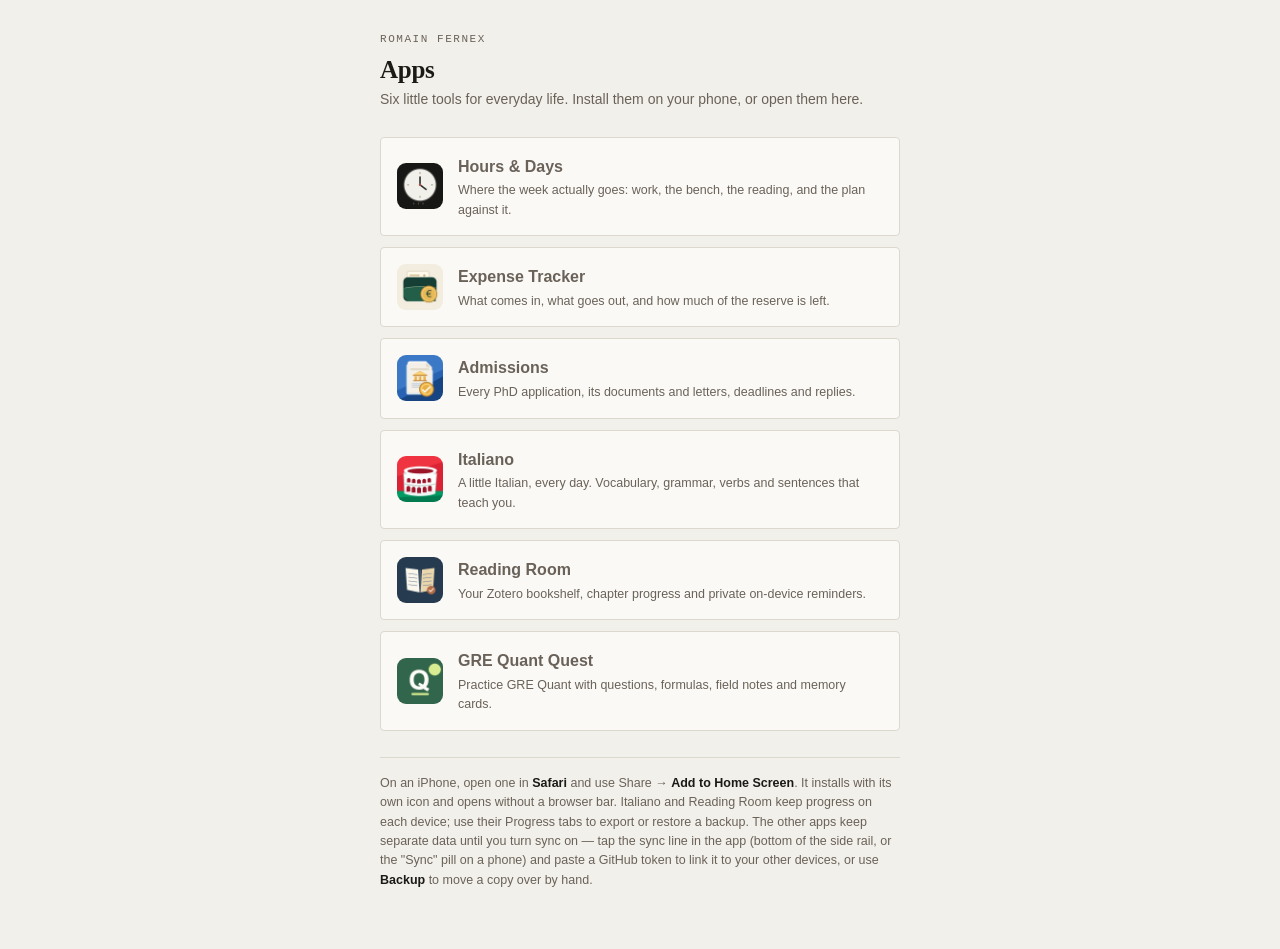
<file: index.html>
<!doctype html>
<html lang="en">
<head>
<meta charset="utf-8">
<meta name="viewport" content="width=device-width, initial-scale=1, viewport-fit=cover">
<title>Apps</title>
<meta name="robots" content="noindex, nofollow">
<meta name="theme-color" media="(prefers-color-scheme: light)" content="#f2f0ea">
<meta name="theme-color" media="(prefers-color-scheme: dark)" content="#1c1a17">
<style>
  :root { color-scheme: light dark; --ink:#1c1a17; --soft:#6a6259; --line:#ddd8cd; --paper:#f2f0ea; --card:#faf9f5; }
  @media (prefers-color-scheme: dark) {
    :root { --ink:#f2f0ea; --soft:#a49b8e; --line:#37332c; --paper:#1c1a17; --card:#232019; }
  }
  * { box-sizing: border-box; }
  body { margin:0; padding:34px 20px 46px; background:var(--paper); color:var(--ink);
         font:15px/1.55 -apple-system, BlinkMacSystemFont, "Segoe UI", Helvetica, Arial, sans-serif; }
  main { max-width:520px; margin:0 auto; }
  .eyebrow { font:11px/1 ui-monospace, Menlo, monospace; letter-spacing:.14em; text-transform:uppercase; color:var(--soft); }
  h1 { margin:10px 0 4px; font:600 25px/1.2 Georgia, "Times New Roman", serif; letter-spacing:-.01em; }
  p.lead { margin:0 0 26px; color:var(--soft); font-size:14px; }
  a.app { display:flex; gap:15px; align-items:center; text-decoration:none; color:inherit;
          background:var(--card); border:1px solid var(--line); border-radius:4px;
          padding:15px 16px; margin-bottom:11px; }
  a.app:hover { border-color:var(--soft); }
  a.app img { width:46px; height:46px; border-radius:9px; flex:none; }
  a.app b { display:block; font-size:16px; font-weight:600; }
  a.app span { display:block; font-size:12.5px; color:var(--soft); margin-top:2px; }
  .note { margin-top:26px; padding-top:16px; border-top:1px solid var(--line);
          font-size:12.5px; color:var(--soft); }
  .note b { color:var(--ink); font-weight:600; }
</style>
</head>
<body>
<main>
  <div class="eyebrow">Romain Fernex</div>
  <h1>Apps</h1>
  <p class="lead">Six little tools for everyday life. Install them on your phone, or open them here.</p>

  <a class="app" href="hours/">
    <img src="hours/icon-192.png?v=9e6c408366" alt="">
    <span><b>Hours &amp; Days</b>
      <span>Where the week actually goes: work, the bench, the reading, and the plan against it.</span></span>
  </a>

  <a class="app" href="ledger/">
    <img src="ledger/icon-192.png?v=b46d500c61" alt="">
    <span><b>Expense Tracker</b>
      <span>What comes in, what goes out, and how much of the reserve is left.</span></span>
  </a>

  <a class="app" href="phd/">
    <img src="phd/icon-192.png?v=centered-dossier-9" alt="">
    <span><b>Admissions</b>
      <span>Every PhD application, its documents and letters, deadlines and replies.</span></span>
  </a>

  <a class="app" href="italian/">
    <img src="italian/icon-192.png?v=amphitheatre-3" alt="">
    <span><b>Italiano</b>
      <span>A little Italian, every day. Vocabulary, grammar, verbs and sentences that teach you.</span></span>
  </a>

  <a class="app" href="reading/">
    <img src="reading/icon-192.png" alt="">
    <span><b>Reading Room</b>
      <span>Your Zotero bookshelf, chapter progress and private on-device reminders.</span></span>
  </a>

  <a class="app" href="gre-quest/">
    <img src="gre-quest/icon-192.png" alt="">
    <span><b>GRE Quant Quest</b>
      <span>Practice GRE Quant with questions, formulas, field notes and memory cards.</span></span>
  </a>

  <p class="note">On an iPhone, open one in <b>Safari</b> and use Share → <b>Add to Home Screen</b>. It installs with its own icon and opens without a browser bar. Italiano and Reading Room keep progress on each device; use their Progress tabs to export or restore a backup. The other apps keep separate data until you turn sync on — tap the sync line in the app (bottom of the side rail, or the "Sync" pill on a phone) and paste a GitHub token to link it to your other devices, or use <b>Backup</b> to move a copy over by hand.</p>
</main>

<link rel="stylesheet" href="shared/motion.css?v=1">
<script type="module" src="shared/motion.mjs?v=1"></script>
<script>
(function () {
  var m = /[#&]key=([A-Za-z0-9_-]{40,})/.exec(location.hash);
  if (!m) return;
  try { localStorage.setItem('appsKey.v1', m[1]); } catch (e) { return; }
  history.replaceState(null, '', location.pathname + location.search);
  var p = document.createElement('p');
  p.className = 'note';
  p.innerHTML = '<b>This device is unlocked.</b> The private apps open here from now on.';
  document.querySelector('main').insertBefore(p, document.querySelector('main .app'));
})();
</script>
</body>
</html>
</file>
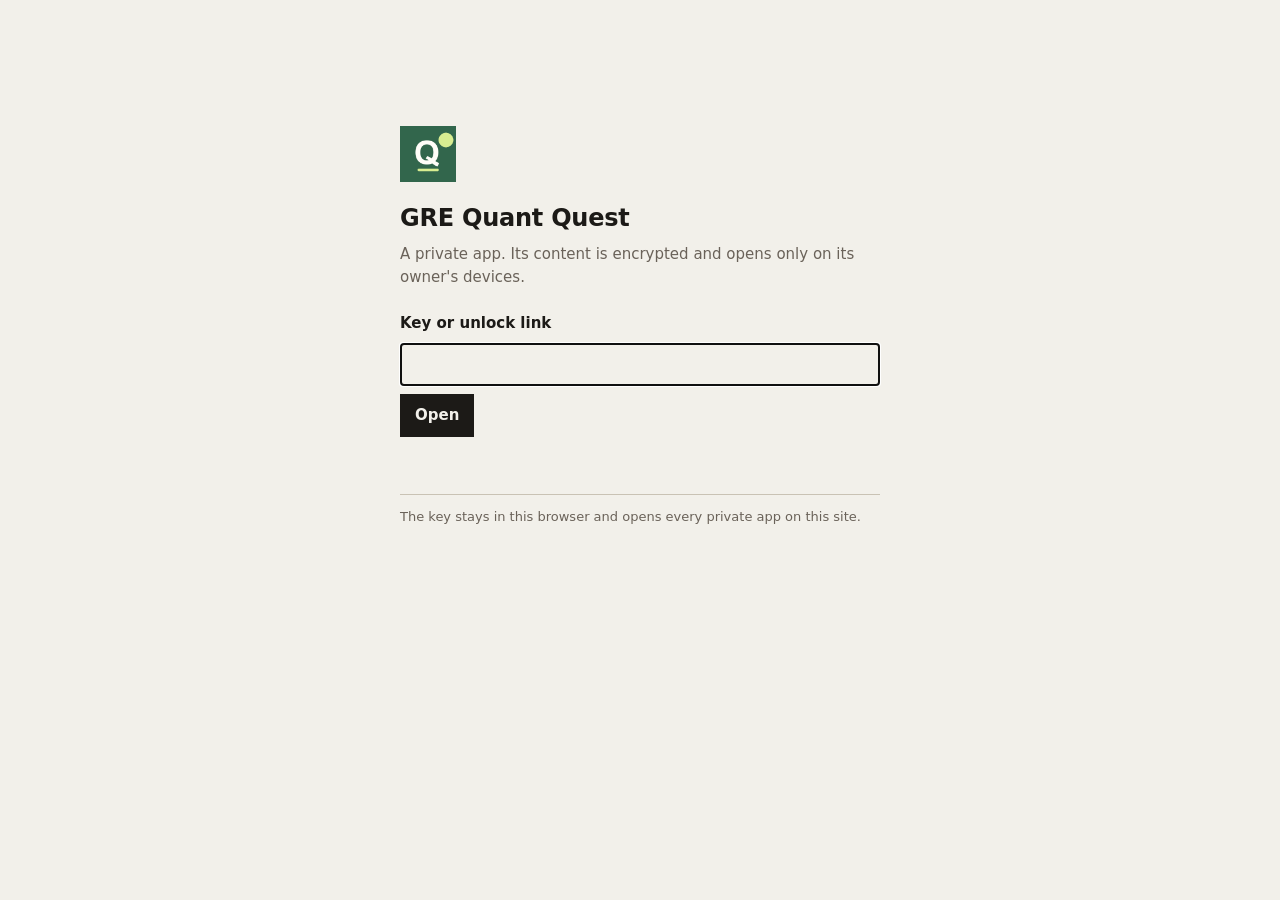
<file: gre-quest/index.html>
<!doctype html>
<html lang="en">
<head>
<meta charset="utf-8">
<meta name="viewport" content="width=device-width, initial-scale=1, viewport-fit=cover">
<meta name="robots" content="noindex, nofollow">
<title>GRE Quant Quest</title>
<link rel="manifest" href="manifest.webmanifest">
<link rel="apple-touch-icon" href="icon-180.png">
<link rel="icon" type="image/png" sizes="192x192" href="icon-192.png">
<meta name="apple-mobile-web-app-capable" content="yes">
<meta name="mobile-web-app-capable" content="yes">
<meta name="apple-mobile-web-app-title" content="GRE Quant Quest">
<style>
  :root { color-scheme: light dark; --ink:#1c1a17; --soft:#6a6259; --line:#c9c2b4; --paper:#f2f0ea; }
  @media (prefers-color-scheme: dark) { :root { --ink:#f2f0ea; --soft:#a49b8e; --line:#4a453c; --paper:#1c1a17; } }
  body { margin:0; background:var(--paper); color:var(--ink); font:15px/1.55 system-ui, -apple-system, "Segoe UI", sans-serif; }
  main { max-width:30rem; margin:0 auto; padding:calc(14vh + env(safe-area-inset-top)) 16px 40px; }
  img { display:block; width:56px; height:56px; margin-bottom:18px; }
  h1 { font-size:24px; margin:0 0 6px; letter-spacing:-.01em; }
  p { margin:0 0 14px; color:var(--soft); }
  form { display:grid; gap:8px; margin:22px 0 12px; }
  form[hidden], button[hidden] { display:none; }
  label { font-weight:600; color:var(--ink); }
  input { font:inherit; padding:9px 10px; border:1px solid var(--line); border-radius:0; background:transparent; color:var(--ink); }
  button { font:inherit; font-weight:600; padding:9px 14px; border:1px solid var(--ink); border-radius:0; background:var(--ink); color:var(--paper); cursor:pointer; justify-self:start; }
  #gate-status { color:var(--ink); min-height:1.5em; }
  .small { font-size:13px; border-top:1px solid var(--line); padding-top:12px; margin-top:22px; }
</style>
</head>
<body>
<main>
  <img src="icon-192.png" alt="">
  <h1>GRE Quant Quest</h1>
  <p>A private app. Its content is encrypted and opens only on its owner's devices.</p>
  <form id="gate-form" hidden>
    <label for="gate-key">Key or unlock link</label>
    <input id="gate-key" type="password" autocomplete="off" spellcheck="false">
    <button type="submit">Open</button>
  </form>
  <p id="gate-status" role="status"></p>
  <button id="gate-retry" type="button" hidden>Try again</button>
  <p class="small">The key stays in this browser and opens every private app on this site.</p>
</main>
<script src="../shared/private-gate.js?v=2" data-app="gre-quest"></script>
</body>
</html>
</file>
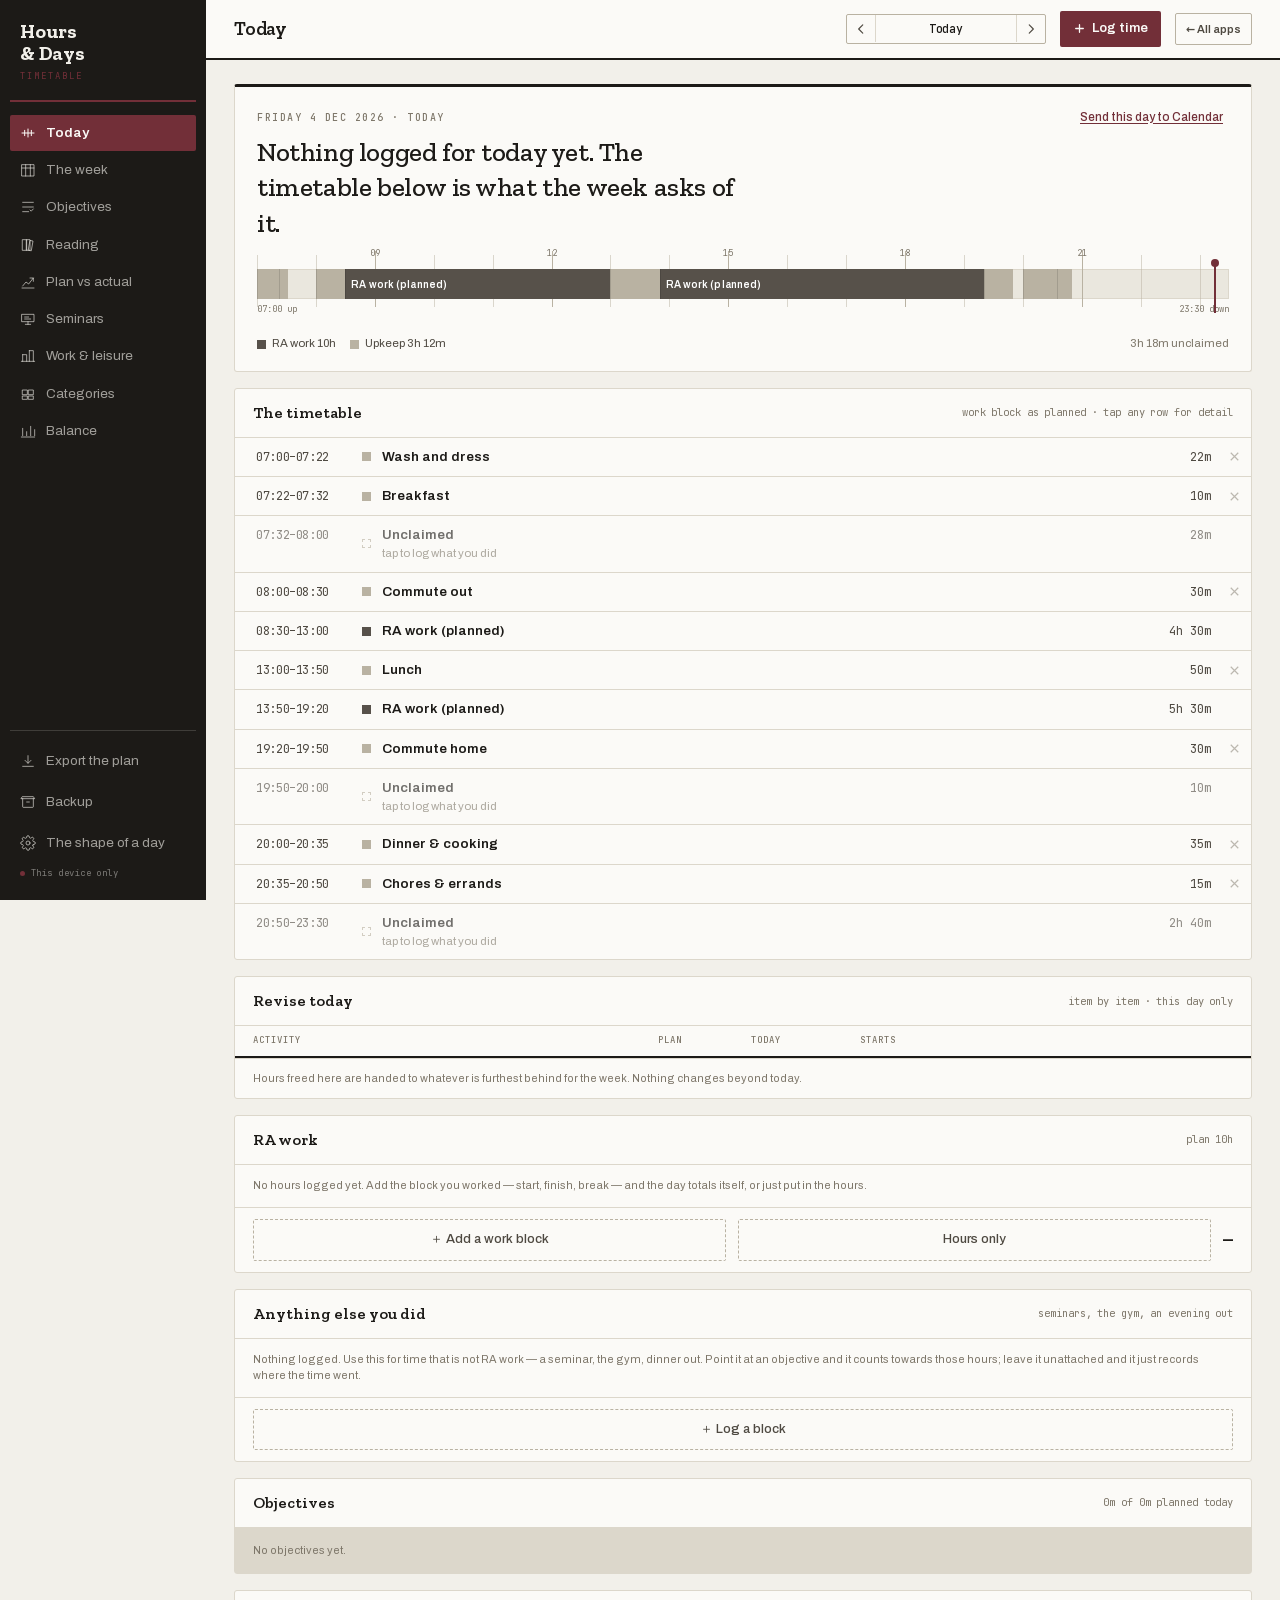
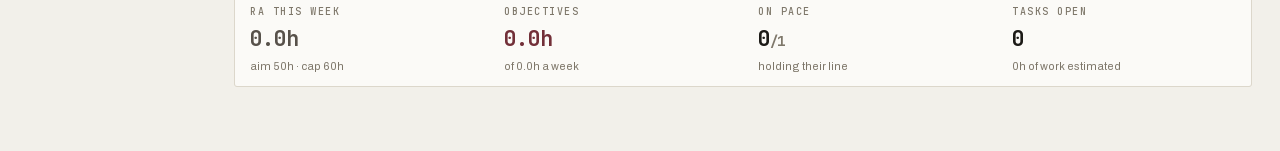
<file: hours/index.html>
<!doctype html>
<html lang="en">
<head>
  <meta charset="utf-8">
  <meta name="viewport" content="width=device-width, initial-scale=1, viewport-fit=cover">
  <title>Hours &amp; Days</title>
  <meta name="description" content="Where the week actually goes: work, the bench, the reading, the plan against it.">
  <link rel="manifest" href="manifest.webmanifest?v=9e6c408366">
  <link rel="apple-touch-icon" href="icon-180.png?v=9e6c408366">
  <link rel="icon" type="image/png" sizes="192x192" href="icon-192.png?v=9e6c408366">
  <meta name="theme-color" media="(prefers-color-scheme: light)" content="#f2f0ea">
  <meta name="theme-color" media="(prefers-color-scheme: dark)" content="#1c1a17">
  <meta name="apple-mobile-web-app-capable" content="yes">
  <meta name="mobile-web-app-capable" content="yes">
  <meta name="apple-mobile-web-app-status-bar-style" content="default">
  <meta name="apple-mobile-web-app-title" content="Hours">
  <meta name="robots" content="noindex, nofollow">
  <style>
    :root { color-scheme: light dark; }
    * { box-sizing: border-box; }
    body { margin: 0; font: 14px/1.5 -apple-system, BlinkMacSystemFont, "Segoe UI", Helvetica, Arial, sans-serif; background: #f2f0ea; }
    img { max-width: 100%; }
    [hidden] { display: none !important; }
  </style>
  <script>
  (function () {
    /* Mac <-> phone sync, piggybacking on the private GitHub repo these pages
       already live in. Off by default: nothing changes until a personal
       access token is entered once per device (tap the sync line to set it
       up). docs/collections mirror exactly what the artifact's own db
       capability hands the page, so the app itself needed no changes. */
    const GH_REPO   = 'Rfernex/Apps-private';
    const DATA_PATH = 'sync/hours.json';
    const APP_ID    = 'hours';
    const LS_KEY    = 'hoursAndDays.v1';
    const TOKEN_KEY = 'ghSyncToken.v1';
    const FORCE_KEY = 'ghSyncForceLocal.v1';
    const POLL_MS   = 45000;

    const getToken = () => { try { return localStorage.getItem(TOKEN_KEY) || ''; } catch (e) { return ''; } };
    const setToken = (t) => { try { t ? localStorage.setItem(TOKEN_KEY, t) : localStorage.removeItem(TOKEN_KEY); } catch (e) {} };

    let sha = null, docs = {}, pending = new Set(), pushTimer = null;
    const docListeners = {}, colListeners = {};

    const status = (msg, bad) => { try { window.setSync && window.setSync(msg, bad); } catch (e) {} };

    function api(path, opts) {
      opts = opts || {};
      const headers = Object.assign(
        { Authorization: 'token ' + getToken(), Accept: 'application/vnd.github+json' },
        opts.headers || {});
      return fetch('https://api.github.com/repos/' + GH_REPO + '/contents/' + path,
        Object.assign({ cache: 'no-store' }, opts, { headers }));
    }
    const b64encode = (s) => btoa(unescape(encodeURIComponent(s)));
    const b64decode = (s) => decodeURIComponent(escape(atob(s.replace(/\n/g, ''))));

    async function ghGet() {
      const r = await api(DATA_PATH);
      if (r.status === 404) return { sha: null, blob: null };
      if (r.status === 401 || r.status === 403) throw { auth: true };
      if (!r.ok) throw new Error('GitHub read failed: ' + r.status);
      const j = await r.json();
      return { sha: j.sha, blob: JSON.parse(b64decode(j.content)) };
    }
    async function ghPut(blob, prevSha) {
      const body = { message: 'sync: ' + new Date().toISOString(), content: b64encode(JSON.stringify(blob)) };
      if (prevSha) body.sha = prevSha;
      const r = await api(DATA_PATH, { method: 'PUT', headers: { 'Content-Type': 'application/json' }, body: JSON.stringify(body) });
      if (r.status === 401 || r.status === 403) throw { auth: true };
      if (r.status === 409 || r.status === 422) throw { conflict: true };
      if (!r.ok) throw new Error('GitHub write failed: ' + r.status);
      return (await r.json()).content.sha;
    }

    function notifyDoc(path) {
      const val = docs[path];
      (docListeners[path] || []).forEach((l) => l.cb({ exists: val !== undefined, data: () => val }));
    }
    function notifyCollection(prefix) {
      const rows = Object.keys(docs).filter((k) => k.indexOf(prefix + '/') === 0)
        .map((k) => ({ id: k.slice(prefix.length + 1), data: () => docs[k] }));
      (colListeners[prefix] || []).forEach((l) => l.cb({ docs: rows }));
    }
    function notifyAll() {
      Object.keys(docListeners).forEach(notifyDoc);
      Object.keys(colListeners).forEach(notifyCollection);
    }
    function notifyForPath(path) {
      notifyDoc(path);
      Object.keys(colListeners).forEach((prefix) => { if (path.indexOf(prefix + '/') === 0) notifyCollection(prefix); });
    }

    function schedulePush() {
      if (pushTimer) clearTimeout(pushTimer);
      pushTimer = setTimeout(push, 2500);
    }
    async function push() {
      pushTimer = null;
      if (!pending.size) return;
      const mine = new Set(pending); pending = new Set();
      try {
        sha = await ghPut({ app: APP_ID, updatedAt: new Date().toISOString(), docs }, sha);
        status('Synced');
      } catch (e) {
        if (e && e.conflict) {
          // the other device pushed since our last known version — take its
          // copy, then lay just what we changed back on top and try again
          try {
            const remote = await ghGet();
            const merged = Object.assign({}, (remote.blob && remote.blob.docs) || {});
            mine.forEach((p) => { merged[p] = docs[p]; });
            docs = merged; sha = remote.sha;
            sha = await ghPut({ app: APP_ID, updatedAt: new Date().toISOString(), docs }, sha);
            notifyAll();
            status('Synced');
          } catch (e2) { mine.forEach((p) => pending.add(p)); status('Offline — saved locally', true); }
        } else if (e && e.auth) {
          status('Sync token rejected', true);
        } else {
          mine.forEach((p) => pending.add(p));
          status('Offline — saved locally', true);
        }
      }
    }

    function put(path, data) {
      // the ready-to-send week email lives in the artifact only — the Mac
      // cron that reads it never looks at this file, so mirroring it here
      // would just bloat every sync with a throwaway 50KB blob
      if (path.indexOf('plans/') === 0) return Promise.resolve();
      docs[path] = data;
      pending.add(path);
      schedulePush();
      notifyForPath(path);
      return Promise.resolve();
    }

    async function pull() {
      if (pending.size) return;   // don't clobber an edit still in flight
      try {
        const remote = await ghGet();
        if (remote.blob && remote.sha !== sha) {
          sha = remote.sha;
          docs = (remote.blob && remote.blob.docs) || {};
          notifyAll();
        }
        status('Synced');
      } catch (e) {
        status(e && e.auth ? 'Sync token rejected' : 'Sync interrupted', true);
      }
    }

    function seedFromLocal() {
      // nothing worth keeping on GitHub yet: carry across what is already on
      // this device, so the first sync isn't a blank slate
      try {
        const raw = localStorage.getItem(LS_KEY);
        const d = raw && JSON.parse(raw);
        if (d) docs = seedMap(d);
      } catch (e) {}
    }
    function seedMap(d) {
      return Object.assign({
        'config/settings': d.settings || {},
        'config/objectives': { items: d.objectives || [] },
        'config/tasks': { items: d.tasks || [] },
        'config/books': { items: d.books || [] },
        'config/rawork': { items: d.rawork || [] },
        'config/cats': { items: d.cats || [] },
        'config/seminars': Object.assign({ items: d.seminars || [] }, d.semMeta || {}),
        'config/seminarPicks': { items: d.semPicks || [] },
      }, Object.fromEntries(Object.entries(d.weeks || {}).map(([k, v]) => ['weeks/' + k, v])));

    }

    let dbReady = null;
    function init() {
      if (dbReady) return dbReady;
      dbReady = (async () => {
        if (!getToken()) return null;
        let forceLocal = false;
        try { forceLocal = localStorage.getItem(FORCE_KEY) === '1'; localStorage.removeItem(FORCE_KEY); } catch (e) {}
        try {
          const remote = await ghGet();
          if (remote.blob && !forceLocal) { docs = remote.blob.docs || {}; sha = remote.sha; }
          else { seedFromLocal(); sha = await ghPut({ app: APP_ID, updatedAt: new Date().toISOString(), docs }, remote.sha); }
          status('Synced');
        } catch (e) {
          status(e && e.auth ? 'Sync token rejected' : 'Sync interrupted', true);
          seedFromLocal();
        }
        setInterval(pull, POLL_MS);
        addEventListener('visibilitychange', () => { if (!document.hidden) pull(); });
        addEventListener('online', () => { pull(); push(); });
        return {
          doc: (path) => ({
            set: (data) => put(path, data),
            onSnapshot: (cb, errCb) => {
              (docListeners[path] = docListeners[path] || []).push({ cb, errCb });
              notifyDoc(path);
            },
          }),
          collection: (prefix) => ({
            onSnapshot: (cb, errCb) => {
              (colListeners[prefix] = colListeners[prefix] || []).push({ cb, errCb });
              notifyCollection(prefix);
            },
          }),
        };
      })();
      return dbReady;
    }

    const save = async ({ filename, data }) => {
      const blob = data instanceof Blob ? data
        : new Blob([data], { type: 'text/plain;charset=utf-8' });
      const url = URL.createObjectURL(blob);
      const a = document.createElement('a');
      a.href = url; a.download = filename || 'download';
      document.body.appendChild(a); a.click(); a.remove();
      setTimeout(() => URL.revokeObjectURL(url), 8000);
    };
    /* Files attached to a document stay in this device's own IndexedDB. The repo is
       served publicly by Pages, so nothing personal beyond the app data goes into it. */
    const assets = (() => {
      const NAME = 'attachments-' + APP_ID, urls = {};
      const OK = ['image/png', 'image/jpeg', 'image/gif', 'image/webp', 'application/pdf'];
      const fail = (code) => { const e = new Error(code); e.code = code; return e; };
      const open = () => new Promise((res, rej) => {
        const r = indexedDB.open(NAME, 1);
        r.onupgradeneeded = () => r.result.createObjectStore('f');
        r.onsuccess = () => res(r.result);
        r.onerror = () => rej(r.error);
      });
      const run = async (mode, fn) => {
        const d = await open();
        return new Promise((res, rej) => {
          const t = d.transaction('f', mode), st = t.objectStore('f'), rq = fn(st);
          t.oncomplete = () => { d.close(); res(rq && rq.result); };
          t.onerror = t.onabort = () => { d.close(); rej(t.error || fail('quota_or_state')); };
        });
      };
      const ready = (async () => {
        try {
          const d = await open();
          await new Promise((res) => {
            const rq = d.transaction('f').objectStore('f').openCursor();
            rq.onsuccess = () => { const c = rq.result; if (!c) return res(); urls[c.key] = URL.createObjectURL(c.value); c.continue(); };
            rq.onerror = () => res();
          });
          d.close();
        } catch (e) {}
      })();
      return {
        ready,
        urlFor: (id) => urls[id] || '',
        upload: async (blob, opts) => {
          const type = (opts && opts.type) || blob.type;
          if (!OK.includes(type)) throw fail('unsupported_type');
          if (blob.size > 20 * 1048576) throw fail('too_large');
          const id = Date.now().toString(36) + Math.random().toString(36).slice(2, 8);
          const stored = blob.type === type ? blob : new Blob([blob], { type });
          try { await run('readwrite', (st) => st.put(stored, id)); } catch (e) { throw fail('quota_or_state'); }
          urls[id] = URL.createObjectURL(stored);
          return { id, url: urls[id], sizeBytes: stored.size, contentType: type };
        },
        delete: async (id) => {
          if (urls[id]) { URL.revokeObjectURL(urls[id]); delete urls[id]; }
          await run('readwrite', (st) => st.delete(id));
        },
      };
    })();
    window.claude = {
      use: async (what) => (what === 'downloads' ? { save } : what === 'db' ? init()
        : what === 'assets' ? (await assets.ready, assets) : null),
    };
    window.__ghSync = {
      lsKey: LS_KEY,
      repo: GH_REPO,
      hasToken: () => !!getToken(),
      probe: async (t) => {
        try {
          const r = await fetch('https://api.github.com/repos/' + GH_REPO + '/contents/' + DATA_PATH,
            { headers: { Authorization: 'token ' + t, Accept: 'application/vnd.github+json' }, cache: 'no-store' });
          if (r.status === 401 || r.status === 403) return { ok: false, error: 'that token was not accepted' };
          if (r.status === 404) return { ok: true, remoteHasData: false };
          if (!r.ok) return { ok: false, error: 'GitHub returned ' + r.status };
          const j = await r.json();
          const blob = JSON.parse(b64decode(j.content));
          return { ok: true, remoteHasData: !!(blob && blob.docs && Object.keys(blob.docs).length) };
        } catch (e) { return { ok: false, error: 'could not reach GitHub' }; }
      },
      activate: (t, forceLocal) => {
        setToken(t);
        try { forceLocal ? localStorage.setItem(FORCE_KEY, '1') : localStorage.removeItem(FORCE_KEY); } catch (e) {}
        location.reload();
      },
      clearToken: () => { setToken(''); location.reload(); },
    };
  })();
  </script>
  <script>
  (function () {
    function esc(s) { return String(s == null ? '' : s).replace(/[&<>"']/g, (c) => ({'&':'&amp;','<':'&lt;','>':'&gt;','"':'&quot;',"'":'&#39;'}[c])); }

    function openModal() {
      const has = window.__ghSync && window.__ghSync.hasToken();
      const wrap = document.createElement('div');
      wrap.style.cssText = 'position:fixed;inset:0;z-index:9999;display:flex;align-items:flex-end;justify-content:center;background:rgba(0,0,0,.4)';
      const panel = document.createElement('div');
      panel.style.cssText = 'background:var(--surface,#fff);color:var(--ink,#111);max-width:440px;width:100%;'
        + 'border-radius:14px 14px 0 0;padding:20px 20px calc(20px + env(safe-area-inset-bottom));'
        + "font:14px/1.5 -apple-system,BlinkMacSystemFont,'Segoe UI',sans-serif;box-shadow:0 -6px 24px rgba(0,0,0,.25)";
      wrap.appendChild(panel);
      document.body.appendChild(wrap);
      const close = () => wrap.remove();
      wrap.addEventListener('click', (e) => { if (e.target === wrap) close(); });

      const head = () => `<div style="display:flex;align-items:center;justify-content:space-between;margin-bottom:10px">
        <b style="font-size:16px">Sync Mac &harr; phone</b>
        <button id="gs-x" style="border:0;background:none;font-size:22px;line-height:1;color:var(--ink-3,#888);cursor:pointer">&times;</button>
      </div>`;

      function renderOff() {
        panel.innerHTML = head() + `
          <p style="margin:0 0 10px;color:var(--ink-2,#444)">Paste a GitHub personal access token, scoped to just this one repository, and this device starts syncing with your others through it.</p>
          <ol style="margin:0 0 14px;padding-left:18px;color:var(--ink-2,#444)">
            <li>github.com &rarr; Settings &rarr; Developer settings &rarr; Fine-grained tokens &rarr; Generate new token</li>
            <li>Repository access: only <b>${esc(window.__ghSync.repo)}</b></li>
            <li>Permissions &rarr; Contents: <b>Read and write</b></li>
            <li>Generate, copy the token, paste it below</li>
          </ol>
          <input id="gs-tok" type="password" placeholder="github_pat_&hellip;" autocapitalize="off" autocorrect="off" spellcheck="false"
            style="width:100%;box-sizing:border-box;padding:11px;border:1px solid var(--line-strong,#ccc);border-radius:8px;font:13px ui-monospace,monospace;margin-bottom:6px">
          <p id="gs-err" style="margin:0 0 10px;color:var(--neg,#b00);font-size:12.5px"></p>
          <button id="gs-on" style="width:100%;padding:11px;border:0;background:var(--accent,#333);color:var(--accent-ink,#fff);border-radius:8px;font:inherit;font-weight:600;cursor:pointer">Turn on sync</button>`;
        panel.querySelector('#gs-x').addEventListener('click', close);
        const tok = panel.querySelector('#gs-tok'), err = panel.querySelector('#gs-err'), on = panel.querySelector('#gs-on');
        on.addEventListener('click', async () => {
          const t = tok.value.trim();
          if (!t) return;
          err.textContent = '';
          on.disabled = true; on.textContent = 'Checking…';
          const r = await window.__ghSync.probe(t);
          if (!r.ok) {
            err.textContent = 'Could not turn on sync: ' + r.error + '.';
            on.disabled = false; on.textContent = 'Turn on sync';
            return;
          }
          let localHasData = false;
          try { localHasData = !!localStorage.getItem(window.__ghSync.lsKey); } catch (e) {}
          if (r.remoteHasData && localHasData) {
            renderConflict(t);
          } else {
            window.__ghSync.activate(t, localHasData && !r.remoteHasData);
          }
        });
      }

      function renderConflict(t) {
        panel.innerHTML = head() + `
          <p style="margin:0 0 6px;color:var(--ink-2,#444)">This device already has its own data, and so does the sync file on GitHub — most likely from another device. Which should this device use from now on?</p>
          <p style="margin:0 0 14px;color:var(--ink-3,#888);font-size:12.5px">Whichever you don't pick is not deleted anywhere else — this only decides what this one device shows and then syncs onward.</p>
          <button id="gs-keepremote" style="width:100%;padding:11px;border:0;background:var(--accent,#333);color:var(--accent-ink,#fff);border-radius:8px;font:inherit;font-weight:600;cursor:pointer;margin-bottom:8px">Use what's on GitHub (from your other device)</button>
          <button id="gs-keeplocal" style="width:100%;padding:11px;border:1px solid var(--line-strong,#ccc);background:none;color:var(--ink,#111);border-radius:8px;font:inherit;cursor:pointer">Use what's on this device instead</button>`;
        panel.querySelector('#gs-x').addEventListener('click', close);
        panel.querySelector('#gs-keepremote').addEventListener('click', () => window.__ghSync.activate(t, false));
        panel.querySelector('#gs-keeplocal').addEventListener('click', () => window.__ghSync.activate(t, true));
      }

      function renderOn() {
        panel.innerHTML = head() + `
          <p style="margin:0 0 14px;color:var(--ink-2,#444)">This device syncs through the private GitHub repository these apps are hosted from. A change here reaches your other device within about a minute.</p>
          <button id="gs-off" style="width:100%;padding:11px;border:1px solid var(--line-strong,#ccc);background:none;color:var(--neg,#b00);border-radius:8px;font:inherit;cursor:pointer">Turn off sync on this device</button>`;
        panel.querySelector('#gs-x').addEventListener('click', close);
        panel.querySelector('#gs-off').addEventListener('click', () => {
          if (confirm("Turn off sync on this device? Nothing is deleted — this device just stops checking in, and keeps the data it has.")) {
            window.__ghSync.clearToken();
          }
        });
      }

      has ? renderOn() : renderOff();
    }

    // The rail's own sync line is desktop-only — each app hides the whole
    // rail under its phone breakpoint, taking the sync line with it. Wire
    // that line when it's actually on screen, but also keep a small floating
    // control around for whenever it isn't, so phones always have a way in.
    function railSyncVisible() {
      const el = document.querySelector('.rail .sync');
      return !!(el && el.offsetParent !== null);
    }

    let fab = null, fabDot = null;
    function setFabStatus(msg, bad) {
      if (!fabDot) return;
      fabDot.style.background = !window.__ghSync.hasToken() ? '#999'
        : bad ? 'var(--neg,#b00)' : 'var(--pos,#2a7)';
      fab.title = msg || '';
    }
    function ensureFab() {
      const show = !railSyncVisible();
      if (show && !fab) {
        fab = document.createElement('button');
        fab.id = 'gs-fab';
        fab.setAttribute('aria-label', 'Sync between devices');
        fab.style.cssText = 'position:fixed;top:calc(9px + env(safe-area-inset-top));right:9px;z-index:50;'
          + 'display:flex;align-items:center;gap:6px;padding:6px 11px 6px 8px;border-radius:999px;border:0;'
          + 'background:var(--surface,#fff);color:var(--ink-2,#444);box-shadow:0 1px 5px rgba(0,0,0,.22);'
          + "font:11px/1 -apple-system,BlinkMacSystemFont,'Segoe UI',sans-serif;font-weight:600;cursor:pointer";
        fabDot = document.createElement('i');
        fabDot.style.cssText = 'width:7px;height:7px;border-radius:50%;background:#999;flex:none';
        const txt = document.createElement('span');
        txt.textContent = 'Sync';
        fab.appendChild(fabDot); fab.appendChild(txt);
        fab.addEventListener('click', openModal);
        document.body.appendChild(fab);
        setFabStatus();
      } else if (!show && fab) {
        fab.remove(); fab = null; fabDot = null;
      }
    }

    function wire() {
      if (!window.__ghSync) return;
      const el = document.querySelector('.sync');
      if (el) {
        el.style.cursor = 'pointer';
        el.title = 'Set up syncing between your devices';
        el.addEventListener('click', openModal);
      }
      ensureFab();
      addEventListener('resize', ensureFab);
      // the app's own status line (and our fab) both track this same call
      const origSetSync = window.setSync;
      if (typeof origSetSync === 'function') {
        window.setSync = (msg, bad) => { origSetSync(msg, bad); setFabStatus(msg, bad); };
      }
    }
    if (document.readyState === 'loading') addEventListener('DOMContentLoaded', wire); else wire();
  })();
  </script>
  <script>
  if ('serviceWorker' in navigator) {
    addEventListener('load', () => {
      // updateViaCache:'none' so the worker script itself is never served stale
      navigator.serviceWorker.register('sw.js', { updateViaCache: 'none' })
        .then((reg) => reg.update().catch(() => {}))
        .catch(() => {});
      // a new worker taking over means the page it rendered is out of date
      let reloading = false;
      navigator.serviceWorker.addEventListener('controllerchange', () => {
        if (reloading) return;
        reloading = true;
        location.reload();
      });
    });
  }
  </script>
</head>
<body>
<link rel="stylesheet" href="../shared/fonts/hours.css?v=1">
<style>
:root{
  /* A printed timetable: black ink on warm paper, one signal red, hairline
     rules. Separate from the Ledger greens and Reading Room blues. */
  --paper:#f2f0ea;
  --bg:#f2f0ea;
  --surface:#fbfaf7;
  --surface-2:#f6f4ef;
  --surface-3:#eae7de;
  --line:#dcd7cb;
  --line-strong:#b9b2a2;
  --rule:#1c1a17;
  --ink:#1c1a17;
  --ink-2:#4e4941;
  --ink-3:#7e776a;
  --accent:#722f38;
  --accent-hover:#5b252e;
  --accent-ink:#fbfaf7;
  --accent-soft:#f2e2e3;
  --work:#57514a;
  --work-soft:#e7e3da;
  --pursuit:#722f38;
  --sem:#d4006f; --sem-soft:#fbe0ee;
  --c0:#990024; --c1:#855e00; --c2:#539f1d; --c3:#006871; --c4:#646ee3; --c5:#a443a6;
  --pos:#3e7a34;
  --pos-soft:#e6efe1;
  --warn:#9c7414;
  --warn-soft:#f6efdd;
  --neg:#722f38;
  --neg-soft:#f2e2e3;
  --shadow:0 1px 0 rgba(28,26,23,.05);
  --shadow-lift:0 2px 6px rgba(28,26,23,.10), 0 22px 46px -22px rgba(28,26,23,.4);
  --focus:#722f38;
  --r:3px;
  --sans:"Archivo", ui-sans-serif, system-ui, -apple-system, "Segoe UI", sans-serif;
  --mono:"JetBrains Mono", ui-monospace, SFMono-Regular, Menlo, monospace;
  --slab:"Zilla Slab", Rockwell, Georgia, serif;
}
@media (prefers-color-scheme: dark){
  :root:not([data-theme="light"]){
    --paper:#100f0e; --bg:#100f0e; --surface:#161513; --surface-2:#1d1b18; --surface-3:#262320;
    --line:#2e2b26; --line-strong:#494439; --rule:#e9e5dc;
    --ink:#ece8df; --ink-2:#b3ab9d; --ink-3:#867f72;
    --accent:#bd6671; --accent-hover:#d47c86; --accent-ink:#160f0d; --accent-soft:#3b242a;
    --work:#8c8378; --work-soft:#26231f;
    --pursuit:#bd6671;
    --sem:#ff3d9e; --sem-soft:#3a1128;
  --c0:#c73c48; --c1:#c18a00; --c2:#337200; --c3:#009daa; --c4:#6670e5; --c5:#9c3c9e;
    --pos:#689f59; --pos-soft:#1a2618;
    --warn:#b68f2e; --warn-soft:#2b2415;
    --neg:#bd6671; --neg-soft:#3b242a;
    --shadow:0 1px 0 rgba(0,0,0,.5);
    --shadow-lift:0 2px 6px rgba(0,0,0,.6), 0 22px 46px -22px rgba(0,0,0,.9);
    --focus:#d47c86;
  }
}
:root[data-theme="dark"]{
  --paper:#100f0e; --bg:#100f0e; --surface:#161513; --surface-2:#1d1b18; --surface-3:#262320;
  --line:#2e2b26; --line-strong:#494439; --rule:#e9e5dc;
  --ink:#ece8df; --ink-2:#b3ab9d; --ink-3:#867f72;
  --accent:#bd6671; --accent-hover:#d47c86; --accent-ink:#160f0d; --accent-soft:#3b242a;
  --work:#8c8378; --work-soft:#26231f;
  --pursuit:#bd6671;
  --sem:#ff3d9e; --sem-soft:#3a1128;
  --c0:#c73c48; --c1:#c18a00; --c2:#337200; --c3:#009daa; --c4:#6670e5; --c5:#9c3c9e;
  --pos:#689f59; --pos-soft:#1a2618;
  --warn:#b68f2e; --warn-soft:#2b2415;
  --neg:#bd6671; --neg-soft:#3b242a;
  --shadow:0 1px 0 rgba(0,0,0,.5);
  --shadow-lift:0 2px 6px rgba(0,0,0,.6), 0 22px 46px -22px rgba(0,0,0,.9);
  --focus:#d47c86;
}

*{box-sizing:border-box}
body{
  background:var(--bg);color:var(--ink);font-family:var(--sans);font-size:14.5px;line-height:1.5;
  -webkit-font-smoothing:antialiased;padding-bottom:env(safe-area-inset-bottom);
}
button,input,select,textarea{font:inherit;color:inherit}
button{cursor:pointer;background:none;border:none}
:focus-visible{outline:2px solid var(--focus);outline-offset:2px}
.num{font-family:var(--mono);font-variant-numeric:tabular-nums;letter-spacing:-.03em}
.eyebrow{font-family:var(--mono);font-size:10px;font-weight:500;letter-spacing:.15em;text-transform:uppercase;color:var(--ink-3)}
h1,h2,h3{margin:0;text-wrap:balance;font-weight:600;letter-spacing:0}
.panel-hd h2,.sheet-hd h2,.empty h3{font-family:var(--slab);font-weight:600}

/* shell — the rail is ink, like a printed masthead block */
.app{display:flex;min-height:100vh}
.rail{
  width:206px;flex:none;background:var(--ink);color:var(--paper);
  position:sticky;top:0;height:100vh;display:flex;flex-direction:column;gap:1px;padding:20px 10px;
}
:root[data-theme="dark"] .rail,:root:not([data-theme="light"]) .rail{background:var(--surface-2)}
@media (prefers-color-scheme: light){:root:not([data-theme="dark"]) .rail{background:var(--ink)}}
.brand{padding:0 10px 14px;margin-bottom:12px;border-bottom:2px solid var(--accent)}
.brand b{display:block;font-family:var(--slab);font-size:20px;font-weight:700;letter-spacing:-.01em;line-height:1.1;color:#f2f0ea}
.brand span{font-family:var(--mono);font-size:9px;letter-spacing:.22em;color:var(--accent);text-transform:uppercase}
.navbtn{
  display:flex;align-items:center;gap:10px;padding:8px 10px;border-radius:2px;
  color:rgba(242,240,234,.62);font-size:13.5px;font-weight:400;text-align:left;width:100%;
  transition:background .1s,color .1s;
}
.navbtn svg{width:16px;height:16px;flex:none;stroke:currentColor;fill:none;stroke-width:1.5;stroke-linecap:round;stroke-linejoin:round}
.navbtn:hover{background:rgba(242,240,234,.08);color:var(--paper)}
.navbtn[aria-current="page"]{background:var(--accent);color:var(--accent-ink);font-weight:600}
.rail-foot{margin-top:auto;padding-top:12px;border-top:1px solid rgba(242,240,234,.16);display:flex;flex-direction:column;gap:5px}
.sync{font-family:var(--mono);font-size:9px;color:rgba(242,240,234,.45);display:flex;align-items:center;gap:6px;padding:0 10px;letter-spacing:.05em}
.dot{width:5px;height:5px;border-radius:50%;background:var(--pos);flex:none}
.dot.off{background:var(--accent)}
main{flex:1;min-width:0}
.wrap{max-width:1100px;margin:0 auto;padding:24px 28px 64px}

/* topbar */
.topbar{position:sticky;top:0;z-index:30;background:var(--surface);border-bottom:2px solid var(--rule)}
.topbar-in{max-width:1100px;margin:0 auto;padding:11px 28px;display:flex;align-items:center;gap:14px}
.viewname{font-family:var(--slab);font-size:19px;font-weight:600;margin-right:auto;letter-spacing:-.01em}
.all-apps-link{flex:none;white-space:nowrap;border:1px solid var(--line-strong);border-radius:2px;padding:7px 10px;color:var(--ink-2);text-decoration:none;font-size:11px;font-weight:600}
.all-apps-link:hover{background:var(--surface-3);color:var(--ink)}
.weeknav{display:flex;align-items:center;gap:0;border:1px solid var(--line-strong);border-radius:2px}
.weeknav button{width:28px;height:28px;display:grid;place-items:center;color:var(--ink-2)}
.weeknav button:hover:not(:disabled){background:var(--surface-3);color:var(--ink)}
.weeknav button:disabled{opacity:.3;cursor:default}
.weeknav svg{width:14px;height:14px;stroke:currentColor;fill:none;stroke-width:2;stroke-linecap:round;stroke-linejoin:round}
.weeklbl{font-family:var(--mono);font-size:11.5px;font-weight:500;min-width:142px;text-align:center;letter-spacing:-.02em;border-left:1px solid var(--line);border-right:1px solid var(--line);padding:5px 0}
.addbtn{
  background:var(--accent);color:var(--accent-ink);border-radius:2px;padding:8px 13px;
  font-size:13px;font-weight:600;display:flex;align-items:center;gap:6px;letter-spacing:.01em;
}
.addbtn:hover{background:var(--accent-hover)}
.addbtn svg{width:13px;height:13px;stroke:currentColor;fill:none;stroke-width:2.4;stroke-linecap:round}

/* panels — hairline boxes, not floating cards */
.panel{background:var(--surface);border:1px solid var(--line);border-radius:var(--r)}
.panel.lead{border-top:3px solid var(--rule)}
.panel-hd{padding:12px 18px;border-bottom:1px solid var(--line);display:flex;align-items:center;gap:12px}
.panel-hd h2{font-size:16px}
.panel-hd .sub{font-family:var(--mono);font-size:10.5px;color:var(--ink-3);margin-left:auto;letter-spacing:-.01em}
.stack{display:flex;flex-direction:column;gap:16px}
.tiles{display:grid;grid-template-columns:repeat(4,minmax(0,1fr));gap:0;border:1px solid var(--line);border-radius:var(--r);overflow:hidden;background:var(--line)}
.tile{background:var(--surface);padding:13px 15px;display:flex;flex-direction:column;gap:4px;min-width:0}
.tile b{font-family:var(--mono);font-size:21px;font-weight:700;letter-spacing:-.045em}
.tile .cap{font-size:11px;color:var(--ink-3);line-height:1.35}
.dl{font-size:11px;color:var(--ink-3);line-height:1.4;display:block;text-wrap:pretty}
.dl b{font-family:var(--mono);font-weight:500;font-size:11px;font-variant-numeric:tabular-nums}
.scroller{overflow-x:auto}
.chip{display:inline-block;font-family:var(--mono);font-size:9.5px;letter-spacing:.04em;padding:2px 6px;border-radius:2px;background:var(--surface-3);color:var(--ink-2);white-space:nowrap;text-transform:uppercase}
.chip.ok{background:var(--pos-soft);color:var(--pos)}
.chip.risk{background:var(--warn-soft);color:var(--warn)}
.chip.bad{background:var(--neg-soft);color:var(--neg)}
.iconbtn{width:26px;height:26px;border-radius:2px;display:inline-grid;place-items:center;color:var(--ink-3);flex:none}
.iconbtn:hover{background:var(--surface-3);color:var(--ink)}
.iconbtn svg{width:14px;height:14px;stroke:currentColor;fill:none;stroke-width:1.8;stroke-linecap:round;stroke-linejoin:round}
.legend{display:flex;gap:14px;align-items:center;flex-wrap:wrap}
.lg{display:flex;align-items:center;gap:6px;font-size:11.5px;color:var(--ink-2)}
.lg i{width:9px;height:9px;display:block;flex:none}
.empty{padding:32px 24px;text-align:center;display:flex;flex-direction:column;align-items:center;gap:10px}
.empty p{margin:0;color:var(--ink-3);font-size:13px;max-width:46ch}
.empty h3{font-size:15px}
.linkish{color:var(--accent);font-size:12px;font-weight:500;text-decoration:underline;text-underline-offset:2px}

/* THE DAY RULE — the signature: real clock time, drawn to scale */
.rule{position:relative;height:74px;margin:6px 0 0;user-select:none}
.rule .track{position:absolute;left:0;right:0;top:22px;height:30px;background:var(--surface-3);border:1px solid var(--line)}
.rule .tick{position:absolute;top:8px;bottom:14px;width:1px;background:var(--line-strong);opacity:.5}
.rule .tick.hr3{opacity:1;top:4px}
.rule .tlab{position:absolute;top:0;font-family:var(--mono);font-size:9px;color:var(--ink-3);transform:translateX(-50%);letter-spacing:-.02em}
.rule .blk{position:absolute;top:22px;height:30px;overflow:hidden;border-left:1px solid rgba(0,0,0,.12)}
.rule .blk.work{background:var(--work)}
.rule .blk.over{background:var(--line-strong)}
.rule .blk.seminar{background:var(--sem);box-shadow:inset 0 0 0 2px rgba(255,255,255,.55);z-index:2}
.slot.sem{background:var(--sem-soft);border-left-color:var(--sem)}
.slot.sem .what b{color:var(--sem)}
.semfilter{display:flex;gap:6px;flex-wrap:wrap;padding:12px 18px;border-bottom:1px solid var(--line)}
.semfilter button{font-family:var(--mono);font-size:10.5px;padding:5px 9px;border:1px solid var(--line-strong);border-radius:2px;color:var(--ink-2);letter-spacing:.02em}
.semfilter button[aria-pressed="true"]{background:var(--ink);color:var(--paper);border-color:var(--ink)}
.semfilter button.picked[aria-pressed="true"]{background:var(--sem);border-color:var(--sem);color:#fff}
.semday{padding:10px 18px 6px;font-family:var(--mono);font-size:10px;letter-spacing:.14em;text-transform:uppercase;color:var(--ink-2);background:var(--surface-2);border-bottom:1px solid var(--line)}
.semday.past{opacity:.6}
.semrow{display:grid;grid-template-columns:78px minmax(0,1fr) auto;gap:14px;padding:13px 18px;border-bottom:1px solid var(--line);border-left:4px solid transparent;align-items:start}
.semrow.on{border-left-color:var(--sem);background:var(--sem-soft)}
.semrow.past{opacity:.62}
.semrow .t{font-family:var(--mono);font-size:12px;color:var(--ink-2);line-height:1.5;font-variant-numeric:tabular-nums}
.semrow .t{display:flex;flex-direction:column}
.semrow .t b{font-size:14px;color:var(--ink)}
.semrow .t span::before{content:'to '}
.semrow .ser{font-family:var(--mono);font-size:9.5px;letter-spacing:.08em;text-transform:uppercase;color:var(--ink-3)}
.semrow h3{font-family:var(--slab);font-size:15.5px;font-weight:600;line-height:1.3;margin:3px 0 4px}
.semrow .who{font-size:12.5px;color:var(--ink-2)}
.semrow .where{font-size:11px;color:var(--ink-3);margin-top:2px}
.semrow .tops{display:flex;gap:5px;flex-wrap:wrap;margin-top:7px}
.semrow details{margin-top:7px;font-size:12.5px;color:var(--ink-2);line-height:1.55}
.semrow details summary{cursor:pointer;color:var(--accent);font-size:12px;font-weight:500}
.semrow details p{margin:6px 0 0;max-width:75ch}
.semgo{border:1.5px solid var(--sem);color:var(--sem);border-radius:2px;padding:8px 12px;font-size:12.5px;font-weight:600;white-space:nowrap}
.semgo:hover{background:var(--sem-soft)}
.semrow.on .semgo{background:var(--sem);color:#fff}
@media (max-width:900px){.semrow{grid-template-columns:1fr;gap:6px;padding:12px}.semrow .t{flex-direction:row;gap:8px;align-items:baseline}.semgo{justify-self:start}}
.rule .blk span{
  position:absolute;inset:0;display:flex;align-items:center;padding:0 5px;
  font-size:10px;font-weight:600;color:#fff;white-space:nowrap;letter-spacing:.01em;
}
.rule .blk.over span{color:var(--surface)}
.rule .blk{cursor:pointer;padding:0;border-top:0;border-right:0;border-bottom:0;text-align:left}
.rule .blk:hover{filter:brightness(1.12)}
.rule.picking .blk{opacity:.28}
.rule.picking .blk.on{opacity:1;box-shadow:0 0 0 2px var(--ink)}
.agenda.picking .slot{opacity:.4}
.agenda.picking .slot.on{opacity:1;background:var(--surface-2);box-shadow:inset 3px 0 0 var(--ink)}
.slot{cursor:pointer;width:100%;text-align:left;border-left:3px solid transparent}
.slot:hover{background:var(--surface-2)}
.focusbar{display:flex;align-items:center;gap:9px;padding:8px 18px;border-top:1px solid var(--line);font-size:12.5px;color:var(--ink-2)}
.rule .now{position:absolute;top:16px;bottom:8px;width:2px;background:var(--accent);z-index:3;pointer-events:none}
.rule .now::after{content:'';position:absolute;top:-4px;left:-3px;width:8px;height:8px;background:var(--accent);border-radius:50%}
.rule .caps{position:absolute;left:0;right:0;top:56px;display:flex;justify-content:space-between;font-family:var(--mono);font-size:9px;color:var(--ink-3)}

/* the agenda list under the rule */
.agenda{display:flex;flex-direction:column}
.slotrow{display:flex;align-items:stretch;border-bottom:1px solid var(--line)}
.slotrow:last-child{border-bottom:none}
.slot{flex:1;min-width:0;display:grid;grid-template-columns:96px 10px minmax(0,1fr) auto;gap:10px;align-items:baseline;padding:9px 6px 9px 18px;font-size:13.5px}
.slotx{flex:none;width:34px;display:flex;align-items:center;justify-content:center;color:var(--ink-3);opacity:.5}
.slotx svg{width:15px;height:15px;fill:none;stroke:currentColor;stroke-width:1.9}
.slotx:hover{opacity:1;color:var(--bad);background:var(--surface-2)}
.slotpad{flex:none;width:34px}
.slot .when{font-family:var(--mono);font-size:12px;color:var(--ink-2);font-variant-numeric:tabular-nums;letter-spacing:-.03em}
.slot .swatch{width:9px;height:9px;align-self:center}
.slot .what b{font-weight:600}
.slot .what span{display:block;font-size:11.5px;color:var(--ink-3)}
.slot .len{font-family:var(--mono);font-size:12px;color:var(--ink-2);font-variant-numeric:tabular-nums}
.slot.rest{opacity:.62}

/* week grid */
.grid{width:100%;border-collapse:collapse}
.grid th{
  font-family:var(--mono);font-size:9px;letter-spacing:.11em;text-transform:uppercase;color:var(--ink-3);
  font-weight:500;padding:8px 5px;border-bottom:2px solid var(--rule);text-align:center;white-space:nowrap;
}
.grid th:first-child{text-align:left;padding-left:18px;min-width:150px}
.grid th.wk{text-align:right;padding-right:18px;min-width:120px}
.grid th.today{color:var(--accent)}
.grid td{padding:0;border-bottom:1px solid var(--line);font-size:13px;vertical-align:middle}
.grid tr:last-child td{border-bottom:none}
.grid .obj{padding:9px 8px 9px 18px}
.grid .obj b{display:block;font-size:13.5px;font-weight:600}
.grid .obj span{font-size:10.5px;color:var(--ink-3)}
.cell{width:100%;min-height:44px;padding:6px 4px;display:flex;flex-direction:column;align-items:center;justify-content:center;gap:3px}
.cell:hover{background:var(--surface-2)}
.cell.is-today{background:var(--accent-soft)}
.cell .v{font-family:var(--mono);font-size:12.5px;font-variant-numeric:tabular-nums;font-weight:500;letter-spacing:-.04em}
.cell .v.zero{color:var(--ink-3);font-weight:400}
.cell .pl{width:24px;height:3px;background:var(--surface-3);overflow:hidden}
.cell .pl i{display:block;height:100%}
.wkcell{padding:7px 18px 7px 8px;display:flex;flex-direction:column;gap:4px;align-items:flex-end}
.wkfig{font-family:var(--mono);font-size:12.5px;font-variant-numeric:tabular-nums;letter-spacing:-.03em}
.wkfig b{font-weight:700}
.wkfig span{color:var(--ink-3)}
.bar{width:108px;height:6px;background:var(--surface-3);position:relative;overflow:hidden}
.bar i{display:block;height:100%}
.kchart{display:flex;align-items:flex-end;gap:6px;padding:16px 18px 10px;height:150px}
.kchart.tall{height:180px}
.kcol{flex:1;min-width:0;display:flex;flex-direction:column;align-items:center;gap:5px;height:100%}
.kcol.ahead{opacity:.4}
.kstack{flex:1;width:100%;position:relative;display:flex;align-items:flex-end;justify-content:center;gap:3px}
.kstack i{display:block;width:44%;max-width:22px}
.kplan{background:transparent;border:1px dashed var(--line-strong)}
.kdone{background:var(--ink-3)}
.kdone.pos{background:var(--pursuit)}
.kdone.warn{background:var(--warn)}
.kdone.neg{background:var(--bad)}
.kcol.now .klab{color:var(--accent);font-weight:700}
.klab{font-family:var(--mono);font-size:9.5px;color:var(--ink-3);white-space:nowrap}
.bar .notch{position:absolute;top:-2px;bottom:-2px;width:2px;background:var(--ink);opacity:.6}
.chip.kwork{background:var(--ink);color:var(--paper)}
.grid tr.grp td{padding:9px 18px 7px;background:var(--surface-2);font-family:var(--mono);font-size:10px;letter-spacing:.13em;text-transform:uppercase;color:var(--ink-2)}
.grid tr.grp td.wk{text-align:right;letter-spacing:-.01em;text-transform:none;font-variant-numeric:tabular-nums}
.duo{display:grid;grid-template-columns:1fr 1fr;gap:16px;align-items:start}
@media (max-width:760px){.duo{grid-template-columns:1fr}}

/* tasks & books */
.rows{display:flex;flex-direction:column}
.row{display:grid;grid-template-columns:18px minmax(0,1fr) auto auto;gap:11px;align-items:center;padding:9px 18px;border-bottom:1px solid var(--line);width:100%;text-align:left;font-size:13.5px}
.row:last-child{border-bottom:none}
.row:hover{background:var(--surface-2)}
.row .box{width:16px;height:16px;border:1.5px solid var(--line-strong);display:grid;place-items:center;color:transparent;border-radius:2px}
.row[aria-checked="true"] .box{background:var(--pos);border-color:var(--pos);color:#fff}
.row[aria-checked="true"] .main b{color:var(--ink-3);text-decoration:line-through}
.row .box svg{width:10px;height:10px;stroke:currentColor;fill:none;stroke-width:3;stroke-linecap:round;stroke-linejoin:round}
.row .main{min-width:0}
.row .main b{display:block;font-weight:500;overflow:hidden;text-overflow:ellipsis;white-space:nowrap}
.row .main span{font-size:11px;color:var(--ink-3)}
.row .est{font-family:var(--mono);font-size:11.5px;color:var(--ink-2);white-space:nowrap;font-variant-numeric:tabular-nums}
.estbar{width:64px;height:5px;background:var(--surface-3);overflow:hidden;margin-top:3px}
.estbar i{display:block;height:100%;background:var(--pursuit)}
.next{background:var(--accent-soft);border-left:3px solid var(--accent)}

/* quick log */
.quick{display:grid;grid-template-columns:repeat(auto-fill,minmax(196px,1fr));gap:0;background:var(--line);border-top:1px solid var(--line)}
.qcard{background:var(--surface);padding:11px 14px;display:flex;flex-direction:column;gap:7px}
.qhead{display:flex;align-items:baseline;gap:7px}
.qhead b{font-size:13px;font-weight:600;flex:1;min-width:0;overflow:hidden;text-overflow:ellipsis;white-space:nowrap}
.qhead .num{font-size:12px;letter-spacing:-.04em}
.qbtns{display:flex;gap:0;border:1px solid var(--line);border-radius:2px;overflow:hidden}
.qbtns button{flex:1;padding:6px 0;font-family:var(--mono);font-size:11px;color:var(--ink-2);border-right:1px solid var(--line)}
.qbtns button:last-child{border-right:none}
.qbtns button:hover{background:var(--accent);color:var(--accent-ink)}
.qprog{height:4px;background:var(--surface-3);overflow:hidden}
.qprog i{display:block;height:100%;background:var(--pursuit)}

.rablock{display:flex;align-items:center;gap:10px;padding:9px 18px;border-bottom:1px solid var(--line);font-size:13.5px}
.rablock .t{font-family:var(--mono);font-size:13px;font-variant-numeric:tabular-nums;letter-spacing:-.03em}
.rablock .raopen{display:flex;align-items:center;gap:12px;flex:1;min-width:0;text-align:left;background:none;border:0;padding:0;color:inherit;font:inherit;cursor:pointer}
.rablock .raopen:hover .w b{text-decoration:underline;text-underline-offset:2px}
.rablock .w{display:flex;flex-direction:column;gap:1px;min-width:0}
.rablock .w b{font-weight:600;overflow:hidden;text-overflow:ellipsis;white-space:nowrap}
.rablock .m{margin-left:auto;font-family:var(--mono);font-weight:700;font-variant-numeric:tabular-nums}

/* sheets */
.scrim{position:fixed;inset:0;z-index:100;background:rgba(28,26,23,.55);display:flex;align-items:flex-end;justify-content:center;opacity:0;pointer-events:none;transition:opacity .14s}
.scrim.on{opacity:1;pointer-events:auto}
.sheet{background:var(--surface);width:100%;max-width:470px;border:1px solid var(--line-strong);border-bottom:none;box-shadow:var(--shadow-lift);transform:translateY(12px);transition:transform .16s;max-height:92vh;overflow-y:auto}
.scrim.on .sheet{transform:translateY(0)}
@media (min-width:700px){.scrim{align-items:center}.sheet{border-bottom:1px solid var(--line-strong)}}
.sheet-hd{display:flex;align-items:center;gap:10px;padding:14px 18px;border-bottom:2px solid var(--rule);position:sticky;top:0;background:var(--surface);z-index:2}
.sheet-hd h2{font-size:16px;margin-right:auto}
.sheet-bd{padding:17px 18px;display:flex;flex-direction:column;gap:14px}
.sheet-ft{padding:13px 18px;border-top:1px solid var(--line);display:flex;gap:10px;position:sticky;bottom:0;background:var(--surface)}
.fld{display:flex;flex-direction:column;gap:5px}
.fld > label{font-family:var(--mono);font-size:9.5px;letter-spacing:.13em;text-transform:uppercase;color:var(--ink-3)}
.inp{background:var(--surface-2);border:1px solid var(--line-strong);border-radius:2px;padding:9px 11px;font-size:14px;width:100%}
.inp:focus{outline:none;border-color:var(--accent);box-shadow:inset 0 -2px 0 var(--accent)}
.wheel{width:56px;height:34px;padding:2px;background:var(--surface-2);border:1px solid var(--line-strong);border-radius:2px;cursor:pointer;flex:none}
.wheel::-webkit-color-swatch-wrapper{padding:0}
.wheel::-webkit-color-swatch{border:none;border-radius:1px}
textarea.inp{min-height:130px;font-family:var(--mono);font-size:12.5px;line-height:1.6;resize:vertical}
select.inp{appearance:none;background-image:none}
.row2{display:grid;grid-template-columns:1fr 1fr;gap:11px}
.row3{display:grid;grid-template-columns:1fr 1fr 1fr;gap:9px}
.btn{border-radius:2px;padding:10px 15px;font-size:13.5px;font-weight:600;border:1px solid var(--line-strong);color:var(--ink);background:var(--surface-2)}
.btn:hover{background:var(--surface-3)}
.btn.pri{background:var(--accent);border-color:var(--accent);color:var(--accent-ink);flex:1}
.btn.pri:hover{background:var(--accent-hover)}
.btn.danger{color:var(--accent);border-color:transparent;background:transparent;padding:10px 11px}
.btn.ghost{width:100%;border-style:dashed;background:transparent;font-weight:500;font-size:13px;color:var(--ink-2)}
.btn.ghost:hover{border-color:var(--accent);color:var(--accent);background:transparent}
.hint{font-size:11px;color:var(--ink-3);line-height:1.45}
.err{margin:0;font-size:12px;line-height:1.45;color:var(--accent);background:var(--accent-soft);padding:8px 11px;border-radius:2px}
.seg{display:flex;border:1px solid var(--line-strong);border-radius:2px;overflow:hidden}
.seg button{flex:1;padding:8px 9px;font-size:12.5px;font-weight:500;color:var(--ink-2);border-right:1px solid var(--line)}
.seg button:last-child{border-right:none}
.seg button[aria-pressed="true"]{background:var(--ink);color:var(--paper);font-weight:600}
.banner{display:flex;gap:9px;align-items:flex-start;padding:10px 13px;background:var(--surface-2);border-left:3px solid var(--ink-3);font-size:12px;line-height:1.45;color:var(--ink-2)}
.banner.warn{border-left-color:var(--warn);background:var(--warn-soft);color:var(--warn)}
.banner.bad{border-left-color:var(--accent);background:var(--accent-soft);color:var(--accent)}
.banner svg{width:14px;height:14px;flex:none;margin-top:2px;stroke:currentColor;fill:none;stroke-width:1.8}
.verdict{font-family:var(--slab);font-size:clamp(20px,3.4vw,27px);line-height:1.32;max-width:32ch;font-weight:500;letter-spacing:-.015em}
.verdict em{font-style:italic;font-weight:400;color:var(--ink-2)}
.verdict b{font-weight:700;font-family:var(--mono);font-size:.86em;letter-spacing:-.05em}
.verdict b.pos{color:var(--pos)} .verdict b.neg{color:var(--accent)} .verdict b.warn{color:var(--warn)}

/* mobile */
.tabbar{display:none}.fab{display:none}
:root[data-theme="dark"] .tabbar,:root:not([data-theme="light"]) .tabbar{background:var(--surface-2)}
@media (prefers-color-scheme: light){:root:not([data-theme="dark"]) .tabbar{background:var(--ink)}}
@media (max-width:900px){
  body{padding-bottom:calc(68px + env(safe-area-inset-bottom))}
  .rail{display:none}
  .wrap{padding:16px 12px 28px}
  .topbar-in{padding:9px 12px;gap:8px}
  .viewname{font-size:16px}
  .addbtn{display:none}
  .weeklbl{min-width:104px;font-size:10.5px}
  .tiles{grid-template-columns:repeat(2,minmax(0,1fr))}
  .grid th:first-child{min-width:116px;padding-left:12px}
  .grid .obj{padding-left:12px}
  .quick{grid-template-columns:1fr}
  .panel-hd{padding:11px 12px}
  .slot{grid-template-columns:80px 9px minmax(0,1fr) auto;gap:8px;padding:9px 12px}
  .row{padding-left:12px;padding-right:12px}
  .rule{height:70px}
  .tabbar{
    display:grid;grid-template-columns:repeat(6,1fr);position:fixed;bottom:0;left:0;right:0;z-index:40;
    background:var(--ink);border-top:1px solid rgba(242,240,234,.14);
    padding:5px 3px calc(5px + env(safe-area-inset-bottom));
  }
  .tabbar button{display:flex;flex-direction:column;align-items:center;gap:2px;padding:5px 1px;font-size:8.5px;font-weight:500;color:rgba(242,240,234,.6);min-width:0;overflow:hidden}
  .tabbar button svg{width:18px;height:18px;stroke:currentColor;fill:none;stroke-width:1.6;stroke-linecap:round;stroke-linejoin:round}
  .tabbar button[aria-current="page"]{color:var(--accent)}
  .fab{
    display:grid;place-items:center;position:fixed;z-index:45;right:14px;bottom:calc(78px + env(safe-area-inset-bottom));
    width:52px;height:52px;border-radius:50%;background:var(--accent);color:var(--accent-ink);box-shadow:var(--shadow-lift);
  }
  .fab svg{width:22px;height:22px;stroke:currentColor;fill:none;stroke-width:2.4;stroke-linecap:round}
}
@media (prefers-reduced-motion:reduce){*{transition:none!important}}
</style>

<div class="app">
  <nav class="rail" aria-label="Sections">
    <div class="brand"><b>Hours<br>&amp; Days</b><span>Timetable</span></div>
    <button class="navbtn" data-nav="today" aria-current="page"><svg viewBox="0 0 24 24"><path d="M3 12h18M7 8v8M12 6v12M17 8v8"/></svg>Today</button>
    <button class="navbtn" data-nav="week"><svg viewBox="0 0 24 24"><path d="M3 4h18v17H3z"/><path d="M3 9h18M8.5 4v17M15.5 4v17"/></svg>The week</button>
    <button class="navbtn" data-nav="goals"><svg viewBox="0 0 24 24"><path d="M4 5h16M4 12h16M4 19h9"/><path d="M18.5 17l1.8 1.8 3.2-3.4" transform="translate(-3.5,-.5)"/></svg>Objectives</button>
    <button class="navbtn" data-nav="library"><svg viewBox="0 0 24 24"><path d="M4 4h6v16H4zM10 4h5v16h-5z"/><path d="M15.5 5.2l4 .9-2.6 14.6-4-.9z"/></svg>Reading</button>
    <button class="navbtn" data-nav="kept"><svg viewBox="0 0 24 24"><path d="M4 18l5-6 4 3 7-9"/><path d="M3 21h18"/><path d="M15 6h5v5"/></svg>Plan vs actual</button>
    <button class="navbtn" data-nav="seminars"><svg viewBox="0 0 24 24"><path d="M3 5h18v11H3z"/><path d="M8 20h8M12 16v4"/><path d="M7 9h6M7 12h9"/></svg>Seminars</button>
    <button class="navbtn" data-nav="recap"><svg viewBox="0 0 24 24"><path d="M4 20V10M4 10h6v10M14 20V4M14 4h6v16"/><path d="M2 20h20"/></svg>Work &amp; leisure</button>
    <button class="navbtn" data-nav="cats"><svg viewBox="0 0 24 24"><path d="M4 6h7v7H4zM13 6h7v7h-7zM4 15h7v5H4zM13 15h7v5h-7z"/></svg>Categories</button>
    <button class="navbtn" data-nav="balance"><svg viewBox="0 0 24 24"><path d="M4 19V8M10 19v-6M16 19V5M22 19v-9"/><path d="M2 21h20"/></svg>Balance</button>
    <div class="rail-foot">
      <button class="navbtn" id="dlBtn"><svg viewBox="0 0 24 24"><path d="M12 4v11M7.5 11l4.5 4.5 4.5-4.5M4 20h16"/></svg>Export the plan</button>
      <button class="navbtn" id="bkBtn"><svg viewBox="0 0 24 24"><path d="M4 7v12a1 1 0 001 1h14a1 1 0 001-1V7"/><path d="M2 7h20l-2-3H4z"/><path d="M10 12h4"/></svg>Backup</button>
      <button class="navbtn" id="cfgBtn"><svg viewBox="0 0 24 24"><circle cx="12" cy="12" r="3"/><path d="M19.4 15a1.6 1.6 0 00.3 1.8l.1.1a2 2 0 11-2.8 2.8l-.1-.1a1.6 1.6 0 00-1.8-.3 1.6 1.6 0 00-1 1.5V21a2 2 0 11-4 0v-.1a1.6 1.6 0 00-1-1.5 1.6 1.6 0 00-1.8.3l-.1.1a2 2 0 11-2.8-2.8l.1-.1a1.6 1.6 0 00.3-1.8 1.6 1.6 0 00-1.5-1H3a2 2 0 110-4h.1a1.6 1.6 0 001.5-1 1.6 1.6 0 00-.3-1.8l-.1-.1a2 2 0 112.8-2.8l.1.1a1.6 1.6 0 001.8.3H9a1.6 1.6 0 001-1.5V3a2 2 0 114 0v.1a1.6 1.6 0 001 1.5 1.6 1.6 0 001.8-.3l.1-.1a2 2 0 112.8 2.8l-.1.1a1.6 1.6 0 00-.3 1.8V9a1.6 1.6 0 001.5 1H21a2 2 0 110 4h-.1a1.6 1.6 0 00-1.5 1z"/></svg>The shape of a day</button>
      <div class="sync"><i class="dot" id="syncdot"></i><span id="syncmsg">Connecting…</span></div>
    </div>
  </nav>
  <main>
    <header class="topbar">
      <div class="topbar-in">
        <h1 class="viewname" id="viewname">Today</h1>
        <div class="weeknav" id="weeknav">
          <button id="wprev" aria-label="Previous"><svg viewBox="0 0 24 24"><path d="M15 5l-7 7 7 7"/></svg></button>
          <span class="weeklbl" id="wlbl">—</span>
          <button id="wnext" aria-label="Next"><svg viewBox="0 0 24 24"><path d="M9 5l7 7-7 7"/></svg></button>
        </div>
        <button class="addbtn" id="addTop"><svg viewBox="0 0 24 24"><path d="M12 5v14M5 12h14"/></svg>Log time</button>
        <a class="all-apps-link" href="../" aria-label="Return to all your apps">← All apps</a>
      </div>
    </header>
    <div class="wrap"><div id="view" class="stack"></div></div>
  </main>
</div>

<nav class="tabbar" aria-label="Sections">
  <button data-nav="today" aria-current="page"><svg viewBox="0 0 24 24"><path d="M3 12h18M7 8v8M12 6v12M17 8v8"/></svg>Today</button>
  <button data-nav="week"><svg viewBox="0 0 24 24"><path d="M3 4h18v17H3z"/><path d="M3 9h18M8.5 4v17M15.5 4v17"/></svg>Week</button>
  <button data-nav="goals"><svg viewBox="0 0 24 24"><path d="M4 5h16M4 12h16M4 19h9"/></svg>Aims</button>
  <button data-nav="library"><svg viewBox="0 0 24 24"><path d="M4 4h6v16H4zM10 4h5v16h-5z"/><path d="M15.5 5.2l4 .9-2.6 14.6-4-.9z"/></svg>Reading</button>
  <button data-nav="kept"><svg viewBox="0 0 24 24"><path d="M4 18l5-6 4 3 7-9"/><path d="M3 21h18"/></svg>Kept</button>
  <button id="moreBtn"><svg viewBox="0 0 24 24"><circle cx="5" cy="12" r="1.4"/><circle cx="12" cy="12" r="1.4"/><circle cx="19" cy="12" r="1.4"/></svg>More</button>
</nav>
<button class="fab" id="fab" aria-label="Log time"><svg viewBox="0 0 24 24"><path d="M12 5v14M5 12h14"/></svg></button>
<div class="scrim" id="scrim"><div class="sheet" id="sheet" role="dialog" aria-modal="true"></div></div>

<script>
/* ============================ helpers ============================ */
const $ = (s, r=document) => r.querySelector(s);
const $$ = (s, r=document) => [...r.querySelectorAll(s)];
const esc = (s) => String(s ?? '').replace(/[&<>"']/g, c => ({'&':'&amp;','<':'&lt;','>':'&gt;','"':'&quot;',"'":'&#39;'}[c]));
const uid = () => Date.now().toString(36) + Math.random().toString(36).slice(2, 7);
const clamp = (v, a, b) => Math.max(a, Math.min(b, v));
function thaw(v) {
  try { return structuredClone(v); }
  catch (e) { try { return JSON.parse(JSON.stringify(v)); } catch (e2) { return v; } }
}
const pad2 = (n) => String(n).padStart(2, '0');
const iso = (d) => `${d.getFullYear()}-${pad2(d.getMonth()+1)}-${pad2(d.getDate())}`;
const parseISO = (s) => { const [y,m,d] = String(s).split('-').map(Number); return new Date(y, m-1, d); };
const addDays = (d, n) => { const x = new Date(d); x.setDate(x.getDate()+n); return x; };
const hm = (s) => { const [h, m] = String(s || '0:0').split(':').map(Number); return (h||0)*60 + (m||0); };
const toHM = (min) => `${pad2(Math.floor(((min%1440)+1440)%1440/60))}:${pad2(Math.round(((min%60)+60)%60))}`;
function dur(min, dash = true) {
  min = Math.round(min || 0);
  if (!min) return dash ? '—' : '0m';
  const h = Math.floor(min/60), m = min % 60;
  return h ? (m ? `${h}h ${m}m` : `${h}h`) : `${m}m`;
}
const hrs = (min, dp = 1) => (Math.round((min/60) * 10**dp) / 10**dp).toFixed(dp);

const DOW = ['Mon','Tue','Wed','Thu','Fri','Sat','Sun'];
const DOWLONG = ['Monday','Tuesday','Wednesday','Thursday','Friday','Saturday','Sunday'];
const MON3 = ['Jan','Feb','Mar','Apr','May','Jun','Jul','Aug','Sep','Oct','Nov','Dec'];
const dowIndex = (d) => (d.getDay() + 6) % 7;
const isWeekendIdx = (i) => i >= 5;
const mondayOf = (d) => addDays(new Date(d.getFullYear(), d.getMonth(), d.getDate()), -dowIndex(d));
const weekKeyOf = (d) => iso(mondayOf(d));
const weekDates = (key) => { const m = parseISO(key); return Array.from({length:7}, (_, i) => iso(addDays(m, i))); };
function weekLabel(key) {
  const a = parseISO(key), b = addDays(a, 6);
  return a.getMonth() === b.getMonth()
    ? `${a.getDate()}–${b.getDate()} ${MON3[b.getMonth()]} ${b.getFullYear()}`
    : `${a.getDate()} ${MON3[a.getMonth()]} – ${b.getDate()} ${MON3[b.getMonth()]} ${b.getFullYear()}`;
}
const dayStamp = (d) => `${DOWLONG[dowIndex(d)]} ${d.getDate()} ${MON3[d.getMonth()]} ${d.getFullYear()}`;
const daysUntil = (s) => Math.ceil((parseISO(s) - new Date(TODAY.getFullYear(), TODAY.getMonth(), TODAY.getDate())) / 86400000);

/* ============================ defaults ============================ */
const DEFAULT_SETTINGS = {
  wake: '07:00', sleep: '23:30',
  raTarget: 50, raMax: 60, raStart: '08:30',
  breakfastAt: '', lunchAt: '13:00', dinnerAt: '', choresAt: '', slackFloor: 60,
  overheads: [
    { id: 'hygiene',   name: 'Hygiene',          wd: 22, we: 22 },
    { id: 'breakfast', name: 'Breakfast',        wd: 10, we: 15 },
    { id: 'transport', name: 'Commute',          wd: 60, we: 0 },
    { id: 'lunch',     name: 'Lunch',            wd: 50, we: 60 },
    { id: 'dinner',    name: 'Dinner & cooking', wd: 35, we: 40 },
    { id: 'chores',    name: 'Chores & errands', wd: 15, we: 45 },
  ],
};
/** Five activity colours; RA work keeps the neutral. */
const NCOL = 6;
/** How long a sitting has to be to be worth having. Fifteen minutes of Italian is
    a real session; fifteen minutes of economic history is not. Each objective
    carries its own floor, and the planner refuses to book anything shorter. */
const MIN_BLOCK = 30;                 // the RA queue's own floor
const DEFAULT_MIN_SESSION = 30;
const minSession = (o) => {
  const n = Number(o && o.minSession);
  return isFinite(n) && n > 0 ? Math.max(5, Math.round(n)) : DEFAULT_MIN_SESSION;
};
const ACOL = (o) => (o && /^#[0-9a-f]{6}$/i.test(o.hex || ''))
  ? o.hex : `var(--c${((Number(o && o.color) || 0) % NCOL + NCOL) % NCOL})`;
const ACOLI = (i) => `var(--c${((i % NCOL) + NCOL) % NCOL})`;
/** A category of your own: it records where time went without holding you to a target. */
const catOf = (id) => (state.cats || []).find(c => c.id === id) || null;
const CCOL = (c) => (c && /^#[0-9a-f]{6}$/i.test(c.hex || '')) ? c.hex : ACOLI(Number(c && c.color) || 0);

/* ============================ state ============================ */
const TODAY = new Date();
const TODAY_ISO = iso(TODAY);
const THIS_WEEK = weekKeyOf(TODAY);
const LS = 'hoursAndDays.v1';

const state = {
  weeks: {}, objectives: [], tasks: [], books: [], rawork: [], cats: [], settings: {},
  seminars: [], semMeta: {}, semPicks: [],   // the Bocconi list (fetched every Saturday) and your picks
  schedule: [],    // automated email reports Claude has set up for this app
  view: 'today', cursor: THIS_WEEK, cursorDay: TODAY_ISO,
};
let DB = null, DOWNLOADS = null;

const cfg = () => {
  const c = { ...DEFAULT_SETTINGS, ...(state.settings || {}) };
  if (!Array.isArray(c.overheads) || !c.overheads.length) c.overheads = DEFAULT_SETTINGS.overheads;
  return c;
};
const weekOf = (key) => state.weeks[key] || { start: key, days: {} };
const dayOf = (d) => ({ ...(weekOf(weekKeyOf(parseISO(d))).days?.[d] || { ra: [], raq: 0, log: {}, adj: {}, blocks: [] }), _d: d });

function cacheLocal() {
  try { localStorage.setItem(LS, JSON.stringify({
    weeks: state.weeks, objectives: state.objectives, tasks: state.tasks,
    books: state.books, rawork: state.rawork, cats: state.cats, settings: state.settings,
    schedule: state.schedule, seminars: state.seminars, semMeta: state.semMeta, semPicks: state.semPicks })); } catch (e) {}
}
function loadLocal() {
  try {
    const d = JSON.parse(localStorage.getItem(LS) || 'null');
    if (!d) return false;
    state.weeks = d.weeks || {}; state.objectives = d.objectives || [];
    state.tasks = d.tasks || []; state.books = d.books || [];
    state.rawork = d.rawork || []; state.cats = d.cats || []; state.settings = d.settings || {};
    state.schedule = d.schedule || [];
    state.seminars = d.seminars || []; state.semMeta = d.semMeta || {}; state.semPicks = d.semPicks || [];
    return true;
  } catch (e) { return false; }
}
function setSync(msg, bad) {
  const dot = $('#syncdot'), m = $('#syncmsg');
  if (dot) dot.className = 'dot' + (bad ? ' off' : '');
  if (m) m.textContent = msg;
}
const saver = (path, get) => async () => {
  cacheLocal();
  if (!DB) return;
  try { await DB.doc(path).set(get()); setSync('Synced'); }
  catch (e) { setSync('Offline — saved here', true); }
};
const persistObjectives = saver('config/objectives', () => ({ items: state.objectives }));
const persistTasks      = saver('config/tasks',      () => ({ items: state.tasks }));
const persistBooks      = saver('config/books',      () => ({ items: state.books }));
const persistRawork     = saver('config/rawork',     () => ({ items: state.rawork }));
const persistCats       = saver('config/cats',       () => ({ items: state.cats }));
// only your picks are written from here; the list itself is written by the Saturday job
const persistSemPicks   = saver('config/seminarPicks', () => ({ items: state.semPicks }));
const persistSettings   = saver('config/settings',   () => state.settings);
async function persistWeek(key) {
  cacheLocal();
  if (!DB) return;
  try { await DB.doc('weeks/' + key).set(state.weeks[key] || { start: key, days: {} }); setSync('Synced'); }
  catch (e) { setSync('Offline — saved here', true); }
}
/** Store snapshots arrive deeply frozen: replace at every level, never mutate. */
function writeDay(d, patch) {
  const key = weekKeyOf(parseISO(d));
  const wk = state.weeks[key] || { start: key, days: {} };
  const prev = wk.days[d] || { ra: [], raq: 0, log: {}, adj: {}, blocks: [] };
  state.weeks = { ...state.weeks,
    [key]: { start: key, days: { ...wk.days, [d]:
      { ra: prev.ra || [], raq: Number(prev.raq) || 0, log: prev.log || {},
        adj: prev.adj || {}, blocks: prev.blocks || [], ...patch } } } };
  persistWeek(key);
}

/* ============================ measures ============================ */
function blockMinutes(b) {
  let s = hm(b.s), e = hm(b.e);
  if (e < s) e += 1440;
  return Math.max(0, e - s - (Number(b.b) || 0));
}
const raBlockMinutes = (day) => (day.ra || []).reduce((a, b) => a + blockMinutes(b), 0);
const raMinutes = (day) => raBlockMinutes(day) + (Number(day.raq) || 0) + seminarCredit(day);

/* ---- seminars ----
   The list comes from Bocconi's newsletter; a seminar you pick is part of the job,
   so it goes on the timetable in its own vivid colour and, once it has happened,
   counts towards the RA hours — minus any minutes already inside a work block you logged. */
const SEM_TOPICS = ['Political economy', 'Labor', 'Economic history', 'Development', 'Macroeconomics', 'Finance',
  'Public economics', 'Applied micro', 'Econometrics', 'Behavioral', 'Environmental', 'Health & demography',
  'Economic theory', 'Law', 'Management', 'Accounting', 'Other'];
const isPicked = (id) => (state.semPicks || []).includes(id);
const semSpan = (x) => { const s0 = hm(x.start); let e0 = hm(x.end); if (e0 <= s0) e0 = s0 + 60; return { s: s0, e: e0 }; };
/** The seminars you picked on a date, earliest first, as clock spans. */
function attendedOn(d) {
  return (state.seminars || []).filter(x => x.date === d && isPicked(x.id))
    .map(x => ({ x, ...semSpan(x) })).sort((a, b) => a.s - b.s);
}
const NOW_MIN = TODAY.getHours() * 60 + TODAY.getMinutes();
function seminarCredit(day) {
  const d = day && day._d;
  if (!d || d > TODAY_ISO) return 0;
  const ra = (day.ra || []).map(b => { const s0 = hm(b.s), e0 = hm(b.e); return { s: s0, e: e0 < s0 ? e0 + 1440 : e0 }; });
  return attendedOn(d).filter(k => d < TODAY_ISO || k.e <= NOW_MIN).reduce((a, k) => {
    const inside = ra.reduce((t, r) => t + Math.max(0, Math.min(r.e, k.e) - Math.max(r.s, k.s)), 0);
    return a + Math.max(0, (k.e - k.s) - inside);
  }, 0);
}
const semWho = (x) => (x.speakers || []).map(p => p.name + (p.affil ? ` (${p.affil})` : '')).join(', ');
const semShort = (x) => {
  const t = x.title || x.series || 'Seminar';
  const who = (x.speakers || [])[0];
  return who && !t.toLowerCase().includes(who.name.toLowerCase().split(' ').pop()) ? `${who.name.replace(/\b([A-Z])([A-Z]+)\b/g, (m, a, b) => a + b.toLowerCase())} — ${t}` : t;
};
const manualMinutes = (day, id) => Number((day.log || {})[id]) || 0;
/** What a block contributes: the whole span unless you said how much of it counted. */
const blockCounts = (b) => {
  const n = Number(b && b.doneMin);
  return (b && b.doneMin != null && b.doneMin !== '' && isFinite(n)) ? Math.max(0, Math.min(n, blockMinutes(b))) : blockMinutes(b);
};
const blockPartial = (b) => blockCounts(b) !== blockMinutes(b);
const blockedMinutes = (day, id) => (day.blocks || [])
  .filter(b => b.objId === id).reduce((a, b) => a + blockCounts(b), 0);
/** Everything recorded against an objective for a day, however it was entered. */
const logMinutes = (day, id) => manualMinutes(day, id) + blockedMinutes(day, id);
/** Blocks logged against nothing in particular. */
const looseBlocks = (day) => (day.blocks || []).filter(b => !b.objId);
const dailyTarget = (o) => Math.round(((Number(o.dailyMin) || 0) + (Number(o.dailyMax) || Number(o.dailyMin) || 0)) / 2);
const weeklyTarget = (o) => (o.cadence === 'daily' ? dailyTarget(o) * 7 : Math.round(Number(o.weeklyMin) || 0));

/** Work-related or leisure. An objective made before the distinction existed has
 *  neither, counts as leisure, and is nudged towards being sorted. */
const isWork = (o) => !!o && o.work === true;
const isUnsorted = (o) => !!o && o.work !== true && o.work !== false;
const workFirst = (list) => [...list.filter(isWork), ...list.filter(o => !isWork(o))];
const kindChip = (o) => isWork(o) ? '<span class="chip kwork">work</span>'
  : isUnsorted(o) ? '<span class="chip risk">unsorted</span>' : '<span class="chip">leisure</span>';

const tasksOf = (objId) => state.tasks.filter(t => t.objectiveId === objId);
const openTasks = (objId) => tasksOf(objId).filter(t => !t.done)
  .sort((a, b) => (a.due || '9999').localeCompare(b.due || '9999') || (b.estH || 0) - (a.estH || 0));
const booksOf = (objId) => state.books.filter(b => b.objectiveId === objId && !b.done);
/** Any book of an objective, finished ones included, for naming what a past block was. */
const anyBook = (id) => state.books.find(b => b.id === id) || null;
const currentBook = (objId) => booksOf(objId).find(b => b.current) || booksOf(objId)[0] || null;
/** Hours a task still needs, from its live estimate minus what is done. */
const taskLeft = (t) => Math.max(0, (Number(t.estH) || 0) - (Number(t.doneH) || 0));
const bookLeft = (b) => Math.max(0, (Number(b.estH) || 0) - (Number(b.doneH) || 0));

const PRIO = { 1: 'urgent', 2: 'normal', 3: 'when there is room' };
const raLeft = (t) => Math.max(0, (Number(t.estH) || 0) - (Number(t.doneH) || 0));
/** Highest priority first, then by deadline, then by what is left. */
const raQueue = () => state.rawork.filter(t => !t.done)
  .sort((a, b) => (Number(a.priority) || 2) - (Number(b.priority) || 2)
    || (a.due || '9999').localeCompare(b.due || '9999')
    || raLeft(b) - raLeft(a));

/**
 * Fit the RA queue into the week's working hours.
 *
 * Each weekday holds the same share of the weekly aim. Tasks are taken in
 * priority order and poured into the days until either the queue or the week
 * runs out — so raising an estimate pushes everything behind it later, and
 * finishing something early pulls the next task forward, with no re-planning
 * by hand.
 */
function raWorkPlan() {
  const c = cfg();
  const perDay = Math.round((Number(c.raTarget) || 0) * 60 / 5);
  const days = [[], [], [], [], [], [], []];
  let di = 0, room = perDay;
  for (const t of raQueue()) {
    let need = Math.round(raLeft(t) * 60);
    if (need <= 0) { days[Math.min(di, 4)].push({ id: t.id, title: t.title, minutes: 0, t }); continue; }
    while (need > 0 && di < 5) {
      // a sliver under MIN_BLOCK isn't worth sitting down for — push it to the
      // next day, unless it's genuinely all that's left of the task
      const minTake = Math.min(MIN_BLOCK, need);
      if (room < minTake) { di++; room = perDay; if (di >= 5) break; continue; }
      const take = Math.min(need, room);
      if (take > 0) { days[di].push({ id: t.id, title: t.title, minutes: take, t }); need -= take; room -= take; }
    }
    if (di >= 5) break;
  }
  const scheduled = days.flat().reduce((a, x) => a + x.minutes, 0);
  const queued = raQueue().reduce((a, t) => a + raLeft(t) * 60, 0);
  return Object.assign(days, { scheduled, queued, spill: Math.max(0, queued - scheduled), perDay });
}

/* ============================ the week plan ============================ */
/**
 * Waking minutes, less the fixed overheads, less the RA hours the day carries,
 * is what a day can hold. Daily-cadence work takes its slice out of every day.
 * What is left is shared between the weekly blocks in proportion to the room
 * each day still has — which is why the bench and the reading fall at the
 * weekend, where there is no RA work and no commute, without being told to.
 */
function planWeek() {
  const c = cfg();
  const awake = Math.max(60, hm(c.sleep) - hm(c.wake));
  const raPerWeekday = Math.round((Number(c.raTarget) || 0) * 60 / 5);
  const floor = Math.max(0, Number(c.slackFloor) || 0);

  const days = DOW.map((_, i) => {
    const we = isWeekendIdx(i);
    const overhead = c.overheads.reduce((a, o) => a + (Number(we ? o.we : o.wd) || 0), 0);
    const ra = we ? 0 : raPerWeekday;
    return { i, we, awake, overhead, ra, alloc: {}, capacity: Math.max(0, awake - overhead - ra) };
  });

  /* What the week can actually hand out, once a floor of unclaimed time each
     day is set aside. Objectives are then served strictly in priority order:
     the urgent ones get their whole target, and whatever runs out, runs out at
     the bottom of the list rather than being shaved off everything equally.
     Work-related objectives come first whatever their priority; priority then
     orders each kind on its own, so leisure is what gets cut when the week is short. */
  let purse = days.reduce((a, d) => a + d.capacity, 0) - floor * 7;
  const ranked = state.objectives.slice().sort((a, b) =>
    (isWork(b) - isWork(a))
    || ((Number(a.priority) || 2) - (Number(b.priority) || 2))
    || state.objectives.indexOf(a) - state.objectives.indexOf(b));
  const grant = {}, shortfalls = [];
  for (const o of ranked) {
    const want = weeklyTarget(o);
    const got = Math.max(0, Math.min(want, purse));
    grant[o.id] = got; purse -= got;
    if (got < want - 1) shortfalls.push({ o, want, got });
  }

  const daily = state.objectives.filter(o => o.cadence === 'daily');
  const weekly = state.objectives.filter(o => o.cadence !== 'daily');
  for (const d of days) {
    let free = d.capacity;
    for (const o of daily) { const t = Math.round(grant[o.id] / 7); d.alloc[o.id] = t; free -= t; }
    d.room = Math.max(0, free);
    d.left = d.room;   // shrinks as each weekly objective below claims its share
  }
  for (const o of weekly) {
    const target = grant[o.id], floorFor = minSession(o);
    const totalLeft = days.reduce((a, d) => a + d.left, 0) || 1;
    // largest-remainder apportionment against what each day still has free —
    // objectives are placed one after another against the *remaining* room,
    // so a day an earlier objective already filled isn't also overbooked by
    // this one, and no single day (Sunday, always last under the old rule)
    // absorbs the whole week's rounding slack by itself
    const raw = days.map(d => Math.min(d.left, target * d.left / totalLeft));
    const base = raw.map(Math.floor);
    let leftover = target - base.reduce((a, v) => a + v, 0);
    const byFrac = days.map((_, k) => k).sort((a, b) => (raw[b] - base[b]) - (raw[a] - base[a]));
    for (const k of byFrac) {
      if (leftover <= 0) break;
      if (base[k] >= days[k].left) continue;   // no room left here to round up into
      base[k]++; leftover--;
    }
    days.forEach((d, k) => { d.alloc[o.id] = Math.max(0, base[k]); d.left -= d.alloc[o.id]; });

    // a day's slice is either long enough to be worth sitting down for or it is
    // not scheduled at all — fold anything under this objective's own floor
    // into a day that still has room to spare, rather than piling it all onto
    // whichever single day happened to end up with the most of it (which, run
    // over every objective, turned one weekend day into a dumping ground and
    // left the other comparatively idle)
    let carry = 0;
    for (let k = 0; k < days.length; k++) {
      const v = days[k].alloc[o.id] || 0;
      if (v > 0 && v < floorFor) { carry += v; days[k].alloc[o.id] = 0; days[k].left += v; }
    }
    if (leftover > 0) carry += leftover;   // the week had no room left anywhere for this much
    if (carry > 0) {
      const order = days.map((_, k) => k).sort((a, b) => {
        // top up a day that already clears the floor before opening a new one,
        // then prefer whichever day still has the most unclaimed room
        const ca = (days[a].alloc[o.id] || 0) >= floorFor, cb = (days[b].alloc[o.id] || 0) >= floorFor;
        if (ca !== cb) return ca ? -1 : 1;
        return days[b].left - days[a].left;
      });
      for (const k of order) {
        if (carry <= 0) break;
        const already = (days[k].alloc[o.id] || 0) >= floorFor;
        const room = days[k].left;
        if (room <= 0) continue;
        const take = Math.min(carry, room);
        if (!already && take < floorFor) continue;   // would only open a fresh sliver
        days[k].alloc[o.id] = (days[k].alloc[o.id] || 0) + take;
        days[k].left -= take; carry -= take;
      }
      // nothing left could take a whole floor-length sitting — extend a day
      // that already has some of this objective on it (lengthening a real
      // sitting is always safe) rather than open a new one too short to count
      if (carry > 0) {
        const withAlloc = days.map((_, k) => k).filter(k => (days[k].alloc[o.id] || 0) > 0);
        const pool = withAlloc.length ? withAlloc : days.map((_, k) => k);
        const fallback = pool.reduce((a, b) => days[b].left > days[a].left ? b : a);
        days[fallback].alloc[o.id] = (days[fallback].alloc[o.id] || 0) + carry;
        days[fallback].left -= carry;
      }
    }
  }
  for (const d of days) {
    d.planned = Object.values(d.alloc).reduce((a, v) => a + v, 0);
    d.slack = d.awake - d.overhead - d.ra - d.planned;
  }
  const wd = days.filter(d => !d.we), we = days.filter(d => d.we);
  const overheadWeek = days.reduce((a, d) => a + d.overhead, 0);
  const committed = days.reduce((a, d) => a + d.ra + d.planned, 0);
  return {
    days, awake, awakeWeek: awake * 7, overheadWeek, committed, grant, shortfalls, floor,
    weekdaySlack: wd.reduce((a, d) => a + d.slack, 0) / (wd.length || 1),
    weekendSlack: we.reduce((a, d) => a + d.slack, 0) / (we.length || 1),
    raWeek: days.reduce((a, d) => a + d.ra, 0),
    pursuitWeek: days.reduce((a, d) => a + d.planned, 0),
    slackWeek: awake * 7 - overheadWeek - committed,
    feasible: days.every(d => d.slack >= 0),
    tightest: days.reduce((m, d) => (d.slack < m.slack ? d : m), days[0]),
  };
}

/**
 * A day may depart from the week's plan: something dropped, something given
 * more or less time, something pinned to an hour. Whatever is freed by a drop
 * is offered to the objectives furthest behind their weekly pace, so skipping
 * one thing today quietly helps whatever is suffering most.
 */
function effectiveAlloc(d, dp) {
  const day = dayOf(d), adj = day.adj || {};
  const skip = adj.skip || [], mins = adj.mins || {}, loose = adj.loose || [];
  const alloc = {};
  let freed = 0, unclaimed = 0;
  for (const o of state.objectives) {
    const base = dp.alloc[o.id] || 0;
    // dropped and left unclaimed: the hour goes back to the day, not to another objective
    if (loose.includes(o.id)) { unclaimed += base; alloc[o.id] = 0; continue; }
    if (skip.includes(o.id)) { freed += base; alloc[o.id] = 0; continue; }
    const v = mins[o.id] != null ? Math.max(0, Math.round(mins[o.id])) : base;
    alloc[o.id] = v;
    freed += base - v;
  }
  if (freed > 5) {
    const rep0 = weekReport(weekKeyOf(parseISO(d)));
    const behind = state.objectives
      .filter(o => !skip.includes(o.id) && !loose.includes(o.id) && mins[o.id] == null)
      .map(o => { const r = rep0.rows.find(x => x.id === o.id); return { o, gap: Math.max(0, (r ? r.expected - r.actual : 0)) * (isWork(o) ? 3 : 1) }; })
      .filter(x => x.gap > 0);
    const total = behind.reduce((a, x) => a + x.gap, 0);
    if (total > 0) for (const x of behind) alloc[x.o.id] += Math.round(freed * x.gap / total);
  }
  return { alloc, adj, skip: [...skip, ...loose], mins, loose, freed: Math.max(0, freed), unclaimed,
           touched: skip.length > 0 || loose.length > 0 || Object.keys(mins).length > 0 || Object.keys(adj.start || {}).length > 0 };
}

/**
 * Turn a day's hour budget into actual clock time.
 *
 * Anchors go down first — waking and washing, the commute either side of the
 * work block, meals at the hours people eat — and the RA block sits wherever
 * it was really worked, or where it is meant to be. Whatever gaps survive get
 * filled with the day's objectives, shortest habits first so they land early,
 * then the long blocks in the widest gaps left. Each slot is then told what to
 * actually do in it: the next task, or the book on the go.
 */
function scheduleDay(d) {
  const c = cfg();
  const dt = parseISO(d), i = dowIndex(dt), we = isWeekendIdx(i);
  const plan = planWeek(), dp = plan.days[i];
  const day = dayOf(d);
  const wake = hm(c.wake); let sleep = hm(c.sleep);
  if (sleep <= wake) sleep += 1440;

  const fixed = [];
  const oh = (id) => c.overheads.find(o => o.id === id) || { wd: 0, we: 0 };
  const ohMin = (id) => {
    const ov = day.adj && day.adj.mins && day.adj.mins['oh:' + id];
    if (ov !== undefined && ov !== null) return Math.max(0, Number(ov) || 0);
    return Number(we ? oh(id).we : oh(id).wd) || 0;
  };

  const hyg = ohMin('hygiene');
  const bfast = ohMin('breakfast'), lunch = ohMin('lunch'), dinner = ohMin('dinner'), chores = ohMin('chores');
  /** A fixed part of the day sits at today's pin, else at the usual hour, else where the day leaves it. */
  const anchorAt = (key, fallback) => {
    const pin = (day.adj && day.adj.start && day.adj.start['oh:' + key]) || '';
    const set = c[key + 'At'] || '';
    return pin ? hm(pin) : set ? hm(set) : fallback;
  };
  /** Where a block you logged actually sits, so nothing unasked-for is laid on top of it. */
  const busy = (day.blocks || []).map(b => { const st = hm(b.s), en = hm(b.e); return { s: st, e: en < st ? en + 1440 : en }; });
  // seminars you picked are fixed points: meals and objectives step round them
  const sems = attendedOn(d);
  for (const k of sems) busy.push({ s: k.s, e: k.e });
  busy.sort((a, b) => a.s - b.s);
  /** An hour you have not fixed yourself steps past anything already logged. */
  const anchorFree = (key, fallback, len) => {
    const pin = (day.adj && day.adj.start && day.adj.start['oh:' + key]) || '';
    if (pin || c[key + 'At']) return anchorAt(key, fallback);
    let t = fallback, moved = true, guard = 0;
    while (moved && guard++ < 12) { moved = false;
      for (const x of busy) if (t < x.e && t + len > x.s) { t = x.e; moved = true; } }
    return t;
  };
  const lunchAt = anchorAt('lunch', hm('13:00'));
  const bfAt = Math.max(wake, anchorFree('breakfast', wake + hyg, bfast));
  // washing comes first, unless you have put breakfast before it
  const washAt = (bfast && bfAt < wake + hyg) ? bfAt + bfast : wake;
  if (hyg) fixed.push({ s: washAt, e: washAt + hyg, kind: 'over', label: 'Wash and dress', ohId: 'hygiene' });
  if (bfast) fixed.push({ s: bfAt, e: bfAt + bfast, kind: 'over', label: 'Breakfast', anchor: 'breakfast', ohId: 'breakfast' });

  // the work block: as really logged, else where the plan puts it
  const logged = (day.ra || []).slice().sort((a, b) => hm(a.s) - hm(b.s));
  const raBlocks = logged.length
    ? logged.map((b, k) => ({ s: hm(b.s), e: hm(b.s) + (hm(b.e) < hm(b.s) ? hm(b.e) + 1440 : hm(b.e)) - hm(b.s),
        br: Number(b.b) || 0, real: true, raIdx: k, what: b.what || '', forWhom: b.forWhom || '' }))
    : (Number(day.raq) || 0) > 0
      // hours logged as a lump, with no break of their own — if the usual
      // lunch hour falls inside the span it worked through, add it on top
      // rather than let the block silently run straight through midday
      ? (() => { const s = hm(c.raStart), raq = Number(day.raq) || 0,
          within = lunch && lunchAt >= s + 30 && lunchAt + lunch <= s + raq - 30;
          return [{ s, e: s + raq + (within ? lunch : 0), br: within ? lunch : 0, real: false, quick: true }]; })()
      : (dp.ra ? [{ s: hm(c.raStart), e: hm(c.raStart) + dp.ra + lunch, br: lunch, real: false }] : []);
  // a seminar is work: outside the planned block it shortens the block by as much;
  // inside, it simply takes those minutes (carved out below). Hours typed in as a
  // lump are work on top, so that block is pushed longer rather than cut.
  if (sems.length && raBlocks.length === 1 && !raBlocks[0].real) {
    const b = raBlocks[0];
    const over = (e) => sems.reduce((a, k) => a + Math.max(0, Math.min(k.e, e) - Math.max(k.s, b.s)), 0);
    if (b.quick) b.e += over(b.e);
    else {
      // the block ends where its own work plus every seminar adds up to the day's hours
      const want = Math.max(30, dp.ra - sems.reduce((a, k) => a + (k.e - k.s), 0));
      let e = b.s + (b.br || 0) + want;
      for (let g = 0; g < 6; g++) e = b.s + (b.br || 0) + want + over(e);
      b.e = e;
    }
  }
  // you leave once the last work block is done and any seminar starting within the next
  // hour and a half is over too — nobody goes home to come back for it
  const homeAt = raBlocks.length ? sems.reduce((t, k) =>
    (k.s < t + 90 && k.e > t && k.s >= raBlocks[raBlocks.length - 1].s) ? k.e : t, raBlocks[raBlocks.length - 1].e) : 0;
  const raPlanForDay = raWorkPlan()[i] || [];
  const eff = effectiveAlloc(d, dp);
  const pins = (day.adj && day.adj.start) || {};
  const commute = ohMin('transport');
  let lunchPlaced = false;
  for (const b of raBlocks) {
    if (commute && b === raBlocks[0]) fixed.push({ s: Math.max(wake, b.s - Math.round(commute/2)), e: b.s, kind: 'over', label: 'Commute out', ohId: 'transport' });
    // carve the block into the tasks the queue says belong in this day
    const share = raPlanForDay.slice();
    const workMin = b.e - b.s - (b.br || 0);
    if (b.real && (b.what || b.forWhom)) {
      // you said what this block was, so the queue does not get to guess
      const mid = b.br && lunchAt >= b.s + 30 && lunchAt + b.br <= b.e - 30 ? lunchAt : null;
      const seg = (s0, e0) => fixed.push({ s: s0, e: e0, kind: 'work', label: b.what || 'RA work',
        what: b.forWhom ? 'for ' + b.forWhom : '', raIdx: b.raIdx, br: mid ? 0 : (b.br || 0) });
      if (mid) { seg(b.s, mid); fixed.push({ s: mid, e: mid + b.br, kind: 'over', label: 'Lunch', anchor: 'lunch', ohId: 'lunch' }); seg(mid + b.br, b.e); lunchPlaced = true; }
      else seg(b.s, b.e);
    } else if (share.length && workMin > 20) {
      const want = share.reduce((a, x) => a + x.minutes, 0) || 1;
      // the break falls at the hour you keep lunch, if that sits inside the block
      const preferred = lunchAt >= b.s + 30 && lunchAt + (b.br || 0) <= b.e - 30 ? lunchAt : b.s + Math.round(workMin / 2);
      let cur = b.s, midBreak = b.br ? preferred : null, breakDone = !b.br;
      const raIdx = b.raIdx;
      share.forEach((x, k) => {
        let len = k === share.length - 1 ? (b.e - (b.br || 0)) - cur : Math.round(workMin * x.minutes / want);
        if (len < 10) return;
        if (!breakDone && cur + len > midBreak) {
          fixed.push({ s: cur, e: midBreak, kind: 'work', label: x.title, raTask: x.id, raIdx });
          fixed.push({ s: midBreak, e: midBreak + b.br, kind: 'over', label: 'Lunch', anchor: 'lunch', ohId: 'lunch' });
          cur = midBreak + b.br; len -= (midBreak - cur + b.br); breakDone = true; lunchPlaced = true;
          len = Math.max(10, len);
        }
        fixed.push({ s: cur, e: Math.min(cur + len, b.e), kind: 'work', label: x.title, raTask: x.id, raIdx });
        cur += len;
      });
      if (cur < b.e - 5) fixed.push({ s: cur, e: b.e, kind: 'work', label: 'RA work', br: breakDone ? 0 : b.br, raIdx });
    } else {
      // no named task to carve the block around, but a break still deserves
      // its own visible row rather than sitting silently inside a single
      // "RA work" bar that runs longer than the hours it claims
      const label = b.real ? 'RA work' : b.quick ? 'RA work' : 'RA work (planned)';
      const what = b.quick ? 'logged as hours, not as a block' : '';
      const mid = b.br && lunchAt >= b.s + 30 && lunchAt + b.br <= b.e - 30 ? lunchAt : null;
      if (mid) {
        fixed.push({ s: b.s, e: mid, kind: 'work', label, what, raIdx: b.raIdx, quickRa: !!b.quick });
        fixed.push({ s: mid, e: mid + b.br, kind: 'over', label: 'Lunch', anchor: 'lunch', ohId: 'lunch' });
        fixed.push({ s: mid + b.br, e: b.e, kind: 'work', label, what, raIdx: b.raIdx, quickRa: !!b.quick });
        lunchPlaced = true;
      } else {
        fixed.push({ s: b.s, e: b.e, kind: 'work', label, what, br: b.br, raIdx: b.raIdx, quickRa: !!b.quick });
      }
    }
    if (commute && b === raBlocks[raBlocks.length - 1]) fixed.push({ s: homeAt, e: homeAt + Math.round(commute/2), kind: 'over', label: 'Commute home', ohId: 'transport' });
  }
  // lunch never landed inside a work block above — either there is no work
  // block to carve it out of, or the one there is doesn't actually reach
  // over the lunch hour (ends right at it, say). It still gets a slot of
  // its own, stepped past whatever is already down rather than laid on top.
  if (!lunchPlaced && lunch) {
    let at = lunchAt, moved = true, guard = 0;
    while (moved && guard++ < 20) { moved = false;
      for (const x of [...fixed, ...busy]) if (x.e > x.s && at < x.e && at + lunch > x.s) { at = x.e; moved = true; } }
    fixed.push({ s: at, e: at + lunch, kind: 'over', label: 'Lunch', anchor: 'lunch', ohId: 'lunch' });
  }
  if (sems.length) {
    // lunch that lands on a seminar moves to just after it, unless you fixed it for the day
    const L = fixed.find(f => f.anchor === 'lunch');
    const oldL = L ? { s: L.s, e: L.e } : null;
    if (L && !(day.adj && day.adj.start && day.adj.start['oh:lunch'])) {
      let moved = true, guard = 0;
      while (moved && guard++ < 10) { moved = false;
        for (const k of sems) if (L.s < k.e && L.e > k.s) { const len = L.e - L.s; L.s = k.e; L.e = k.e + len; moved = true; } }
    }
    const cut = [...sems.map(k => ({ s: k.s, e: k.e })), ...(L ? [{ s: L.s, e: L.e }] : [])];
    for (let k = fixed.length - 1; k >= 0; k--) {
      const f = fixed[k];
      if (f.kind !== 'work') continue;
      let pieces = [{ s: f.s, e: f.e }];
      for (const c of cut) pieces = pieces.flatMap(p => (c.e <= p.s || c.s >= p.e) ? [p]
        : [p.s < c.s ? { s: p.s, e: c.s } : null, p.e > c.e ? { s: c.e, e: p.e } : null].filter(Boolean));
      pieces = pieces.filter(p => p.e - p.s >= 5);
      if (pieces.length === 1 && pieces[0].s === f.s && pieces[0].e === f.e) continue;
      const longest = pieces.reduce((m, p, j) => (p.e - p.s > pieces[m].e - pieces[m].s ? j : m), 0);
      fixed.splice(k, 1, ...pieces.map((p, j) => ({ ...f, s: p.s, e: p.e,
        br: f.br && j === longest && p.e - p.s > f.br + 10 ? f.br : 0 })));
    }
    // where lunch used to be, whatever the seminar does not cover is work again —
    // but only between two stretches of work, not at the edge of the day
    if (L && oldL && (L.s !== oldL.s)) {
      const near = fixed.filter(f => f.kind === 'work');
      const before = near.filter(f => f.e <= oldL.s + 1).sort((a, b) => b.e - a.e)[0];
      const after = near.filter(f => f.s >= oldL.s).sort((a, b) => a.s - b.s)[0];
      if (before && after) {
        let pieces = [oldL];
        for (const k of [...sems, L]) pieces = pieces.flatMap(p => (k.e <= p.s || k.s >= p.e) ? [p]
          : [p.s < k.s ? { s: p.s, e: k.s } : null, p.e > k.e ? { s: k.e, e: p.e } : null].filter(Boolean));
        for (const p of pieces) if (p.e - p.s >= 5) fixed.push({ ...before, s: p.s, e: p.e, br: 0 });
      }
    }
    for (const k of sems) fixed.push({ s: k.s, e: k.e, kind: 'seminar', label: semShort(k.x),
      what: [k.x.room, 'counts as RA work'].filter(Boolean).join(' · '), semId: k.x.id, col: 'var(--sem)' });
  }
  const dinnerBy = raBlocks.length ? Math.max(homeAt + Math.round(commute/2) + 10, hm('19:00')) : hm('19:30');
  const dinnerAt = anchorFree('dinner', dinnerBy, dinner);
  if (dinner) fixed.push({ s: dinnerAt, e: dinnerAt + dinner, kind: 'over', label: 'Dinner & cooking', anchor: 'dinner', ohId: 'dinner' });
  const choresAt = anchorFree('chores', dinnerAt + dinner, chores);
  if (chores) fixed.push({ s: choresAt, e: choresAt + chores, kind: 'over', label: 'Chores & errands', anchor: 'chores', ohId: 'chores' });
  fixed.sort((a, b) => a.s - b.s);

  // gaps left in the waking day (worked out after every fixed thing is placed)
  const gapsFrom = (list) => {
    const g = []; let t = wake;
    for (const f of list.slice().sort((a, b) => a.s - b.s)) { if (f.s > t) g.push({ s: t, e: f.s }); t = Math.max(t, f.e); }
    if (t < sleep) g.push({ s: t, e: sleep });
    return g;
  };
  let gaps = gapsFrom(fixed);

  // Anything pinned to an hour goes down before the gaps are worked out. It starts
  // where you pinned it but steps over whatever is already fixed there — a block you
  // logged, the work block, a meal — rather than being drawn on top of it.
  // the blocks are added to `fixed` further down, so count them in by hand here
  const taken = () => [...fixed.filter(f => f.e > f.s).map(f => ({ s: f.s, e: f.e })), ...busy]
    .sort((a, b) => a.s - b.s);
  for (const o of state.objectives) {
    const at = pins[o.id];
    // time already logged against it in a block is time it does not need booking for
    let len = Math.max(0, (eff.alloc[o.id] || 0) - blockedMinutes(day, o.id));
    if (!at || len <= 0) continue;
    const busyNow = taken();
    let cur = hm(at), guard = 0;
    while (len > 0 && cur < sleep && guard++ < 40) {
      const hit = busyNow.find(x => cur < x.e && cur + Math.min(len, 15) > x.s);
      if (hit) { cur = hit.e; continue; }
      const next = busyNow.find(x => x.s >= cur);
      const room = Math.min(len, (next ? next.s : sleep) - cur);
      if (room < Math.min(minSession(o), len)) { cur = next ? next.e : sleep; continue; }
      fixed.push({ s: cur, e: cur + room, kind: 'pursuit', label: o.name, objId: o.id, col: ACOL(o), pinned: true });
      cur += room; len -= room;
    }
  }
  // blocks you logged yourself sit where they actually happened
  for (const b of (day.blocks || [])) {
    const o = b.objId ? state.objectives.find(x => x.id === b.objId) : null;
    const ct = !o && b.catId ? catOf(b.catId) : null;
    const st = hm(b.s), en = hm(b.e) < st ? hm(b.e) + 1440 : hm(b.e);
    fixed.push({ s: st, e: en, kind: 'pursuit', label: b.label || (o ? o.name : ct ? ct.name : 'Logged block'),
                 objId: b.objId || undefined, catId: !o && b.catId ? b.catId : undefined,
                 col: o ? ACOL(o) : ct ? CCOL(ct) : 'var(--ink-3)',
                 logged: true, blockId: b.id,
                 partial: blockPartial(b) ? blockCounts(b) : 0,
                 bookId: b.bookId || '',
                 what: [b.bookId && b.bookId !== '__none' && anyBook(b.bookId) ? anyBook(b.bookId).title : '',
                        blockPartial(b) ? `${dur(blockCounts(b), false)} of it counted` : '',
                        b.note || (o ? '' : ct ? ct.name : 'logged, outside the objectives')].filter(Boolean).join(' · ') });
  }
  fixed.sort((a, b) => a.s - b.s);

  // objectives, short habits first so they land in the morning gaps
  const wants = state.objectives
    .filter(o => !pins[o.id])
    .map(o => ({ o, min: Math.max(0, (eff.alloc[o.id] || 0) - blockedMinutes(day, o.id)) }))
    .filter(x => x.min > 0)
    .sort((a, b) => (a.o.cadence === 'daily' ? 0 : 1) - (b.o.cadence === 'daily' ? 0 : 1) || a.min - b.min);

  gaps = gapsFrom(fixed);
  const placed = [];
  for (const w of wants) {
    let need = w.min;
    // a gap too short for this subject is no use to it, and neither is the last
    // sliver of its own allocation: better to leave it unplaced and say so
    const floorFor = Math.min(minSession(w.o), w.min);
    for (const g of gaps) {
      if (need <= 0) break;
      const room = g.e - g.s;
      if (room < floorFor) continue;
      const take = Math.min(need, room);
      if (take < floorFor) continue;
      placed.push({ s: g.s, e: g.s + take, kind: 'pursuit', label: w.o.name, objId: w.o.id, col: ACOL(w.o),
                    minSession: minSession(w.o) });
      g.s += take; need -= take;
    }
    if (need > 0) placed.push({ s: null, e: null, kind: 'pursuit', label: w.o.name, objId: w.o.id, col: ACOL(w.o),
                                unplaced: need, tooShort: need < minSession(w.o) });
  }

  // what to actually do in each slot
  for (const f of fixed) {
    if (!f.raTask) continue;
    const t = state.rawork.find(x => x.id === f.raTask);
    if (t) f.what = [t.forWhom ? 'for ' + t.forWhom : '', raLeft(t) ? `~${hrs(raLeft(t)*60,1)}h left` : ''].filter(Boolean).join(' · ');
  }
  for (const p of placed) {
    const bk = currentBook(p.objId);
    const tk = openTasks(p.objId)[0];
    if (bk) p.what = `${bk.title}${bk.author ? ' · ' + bk.author : ''}${bookLeft(bk) ? ` · ~${hrs(bookLeft(bk)*60,0)}h left` : ''}`;
    else if (tk) p.what = tk.text + (taskLeft(tk) ? ` · ~${hrs(taskLeft(tk)*60,0)}h left` : '');
  }

  const slots = [...fixed, ...placed.filter(p => p.s !== null)].sort((a, b) => a.s - b.s);
  const rest = [];
  let u = wake;
  for (const s of slots) { if (s.s > u + 5) rest.push({ s: u, e: s.s, kind: 'rest', label: 'Unclaimed' }); u = Math.max(u, s.e); }
  if (u < sleep - 5) rest.push({ s: u, e: sleep, kind: 'rest', label: 'Unclaimed' });

  const all = [...slots, ...rest].sort((a, b) => a.s - b.s);
  all.forEach((x, k) => { x.k = slotKey(x); x.i = k; });
  return {
    date: d, i, we, wake, sleep, dp, eff, alloc: eff.alloc, pins,
    slots, rest, all,
    unplaced: placed.filter(p => p.s === null),
    workMin: slots.filter(s => s.kind === 'work').reduce((a, s) => a + (s.e - s.s - (s.br || 0)), 0),
    semMin: slots.filter(s => s.kind === 'seminar').reduce((a, s) => a + (s.e - s.s), 0),
    pursuitMin: placed.filter(p => p.s !== null).reduce((a, s) => a + (s.e - s.s), 0),
    overMin: fixed.filter(f => f.kind === 'over').reduce((a, s) => a + (s.e - s.s), 0),
  };
}

function weekReport(key) {
  const plan = planWeek();
  const dates = weekDates(key);
  const rows = [];
  const isCurrent = key === THIS_WEEK;
  const todayIdx = isCurrent ? dowIndex(TODAY) : 6;
  const c = cfg();

  const raByDay = dates.map(d => raMinutes(dayOf(d)));
  rows.push({
    id: 'ra', name: 'RA work', kind: 'band', isRA: true,
    byDay: raByDay, actual: raByDay.reduce((a, v) => a + v, 0),
    target: (Number(c.raTarget) || 0) * 60, max: (Number(c.raMax) || 0) * 60,
    plan: plan.days.map(d => d.ra),
    expected: plan.days.slice(0, todayIdx + 1).reduce((a, d) => a + d.ra, 0),
  });
  for (const o of state.objectives) {
    const byDay = dates.map(d => logMinutes(dayOf(d), o.id));
    rows.push({
      id: o.id, name: o.name, kind: 'floor', obj: o,
      byDay, actual: byDay.reduce((a, v) => a + v, 0), target: weeklyTarget(o),
      plan: plan.days.map(d => d.alloc[o.id] || 0),
      expected: plan.days.slice(0, todayIdx + 1).reduce((a, d) => a + (d.alloc[o.id] || 0), 0),
    });
  }
  return { key, dates, plan, rows, isCurrent, todayIdx };
}

function statusOf(row) {
  // RA work has to reach the required hours and stay under the cap: both ends are misses
  if (row.kind === 'band') {
    if (row.actual > row.max) return { word: 'over the cap', col: 'neg' };
    const exp = row.expected || 0;
    if (exp > 0 && row.actual < exp * 0.85) return { word: 'behind the hours', col: 'neg' };
    if (exp > 0 && row.actual < exp * 0.97) return { word: 'a little short', col: 'warn' };
    if (row.actual > row.max * 0.93) return { word: 'nearing the cap', col: 'warn' };
    return { word: 'in the band', col: 'pos' };
  }
  const r = row.actual / Math.max(1, row.expected);
  if (r >= 0.95) return { word: 'on pace', col: 'pos' };
  if (r >= 0.7) return { word: 'slipping', col: 'warn' };
  return { word: 'behind', col: 'neg' };
}

/* ============================ views ============================ */
const I_INFO = '<svg viewBox="0 0 24 24"><circle cx="12" cy="12" r="9"/><path d="M12 8h.01M11 12h1v4h1"/></svg>';
const I_WARN = '<svg viewBox="0 0 24 24"><path d="M12 3l9.5 17h-19z"/><path d="M12 10v4M12 17.5v.01"/></svg>';
const I_TICK = '<svg viewBox="0 0 24 24"><path d="M5 12.5l4.5 4.5L19 7"/></svg>';
const SWATCH = { work: 'var(--work)', pursuit: 'var(--pursuit)', over: 'var(--line-strong)', rest: 'transparent' };
const swatchOf = (s) => s.col || SWATCH[s.kind];

/** The signature: the waking day drawn to scale, on a real clock rule. */
function dayRule(sch) {
  const span = sch.sleep - sch.wake;
  const pc = (m) => ((m - sch.wake) / span * 100);
  let ticks = '';
  for (let t = Math.ceil(sch.wake / 60) * 60; t < sch.sleep; t += 60) {
    const h = (Math.floor(t / 60)) % 24, big = h % 3 === 0;
    ticks += `<i class="tick${big ? ' hr3' : ''}" style="left:${pc(t).toFixed(3)}%"></i>`;
    if (big) ticks += `<span class="tlab" style="left:${pc(t).toFixed(3)}%">${pad2(h)}</span>`;
  }
  const blocks = sch.slots.map(s => {
    const w = pc(s.e) - pc(s.s);
    if (w <= 0) return '';
    return `<button type="button" class="blk ${s.kind}${isFocused(s) ? ' on' : ''}" data-slot="${esc(s.k)}"
      style="left:${pc(s.s).toFixed(3)}%;width:${w.toFixed(3)}%${s.col ? ';background:' + s.col : ''}"
      title="${esc(s.label)} · ${toHM(s.s)}–${toHM(s.e)}">${w > 7 ? `<span>${esc(s.label)}</span>` : ''}</button>`;
  }).join('');
  const nowM = hm(`${TODAY.getHours()}:${TODAY.getMinutes()}`);
  const showNow = sch.date === TODAY_ISO && nowM >= sch.wake && nowM <= sch.sleep;
  return `<div class="rule${state.focus ? ' picking' : ''}">
    <div class="track"></div>${ticks}${blocks}
    ${showNow ? `<i class="now" style="left:${pc(nowM).toFixed(3)}%"></i>` : ''}
    <div class="caps"><span>${toHM(sch.wake)} up</span><span>${toHM(sch.sleep)} down</span></div>
  </div>
  <div class="legend" style="margin-top:14px">
    <span class="lg"><i style="background:var(--work)"></i>RA work ${dur(sch.workMin, false)}</span>
    ${sch.semMin ? `<span class="lg"><i style="background:var(--sem)"></i>Seminars ${dur(sch.semMin, false)}</span>` : ''}
    ${state.objectives.filter(o => sch.slots.some(x => x.objId === o.id)).map(o =>
      `<span class="lg"><i style="background:${ACOL(o)}"></i>${esc(o.name)}</span>`).join('')}
    <span class="lg"><i style="background:var(--line-strong)"></i>Upkeep ${dur(sch.overMin, false)}</span>
    <span class="lg" style="margin-left:auto;color:var(--ink-3)">${dur(sch.rest.reduce((a,r)=>a+(r.e-r.s),0), false)} unclaimed</span>
  </div>`;
}

/** What is currently picked out, so the rule and the list agree. */
/* A slot used to be addressed by its position in the day. Claiming an unclaimed
   hour inserts a row and renumbers every row after it, so a button rendered a
   moment earlier then acted on somebody else's slot. Address it by identity. */
function slotKey(s) {
  if (s.semId) return 's:' + s.semId;
  if (s.blockId) return 'b:' + s.blockId;
  if (s.raIdx === 0 || s.raIdx > 0) return 'w:' + s.raIdx;
  if (s.kind === 'work') return 'w:plan';
  if (s.kind === 'pursuit' && s.objId) return 'o:' + s.objId;
  if (s.kind === 'over') return 'v:' + (s.ohId || s.label) + ':' + s.s;
  return 'r:' + s.s;
}
const findSlot = (sch, key) => sch.all.find(x => x.k === key) || null;

function isFocused(s) {
  const f = state.focus;
  if (!f) return false;
  if (f.type === 'obj') return s.objId === f.id;
  if (f.type === 'ra') return s.raTask === f.id;
  if (f.type === 'over') return s.kind === 'over' && s.label === f.id;
  return false;
}
/** What tapping the ✕ on a row would do, or null when there is nothing to drop. */
function slotDrop(s) {
  if (s.semId) return { what: 'unsem', why: 'Not going after all' };
  if (s.blockId) return { what: 'remove', why: 'Remove this block' };
  if (s.raIdx === 0 || s.raIdx > 0) return { what: 'rawork', why: 'Remove this work block' };
  if (s.kind === 'work' && s.quickRa) return { what: 'raq', why: 'Clear the hours logged for this day' };
  if (s.kind === 'pursuit' && s.objId) return { what: 'loose', why: 'Drop it today and leave the time unclaimed' };
  if (s.kind === 'over' && s.ohId) return { what: 'over', why: 'Skip it today' };
  return null;
}
function agendaRows(sch) {
  return sch.all.filter(s => s.e - s.s >= 10).map(s => {
    const drop = slotDrop(s);
    return `<div class="slotrow">
      <button type="button" class="slot${s.kind === 'rest' ? ' rest' : ''}${s.kind === 'seminar' ? ' sem' : ''}${isFocused(s) ? ' on' : ''}" data-slot="${esc(s.k)}">
        <span class="when">${toHM(s.s)}–${toHM(s.e)}</span>
        <span class="swatch" style="background:${swatchOf(s)};${s.kind === 'rest' ? 'border:1px dashed var(--line-strong)' : ''}"></span>
        <span class="what"><b>${esc(s.label)}</b>${s.what ? `<span>${esc(s.what)}</span>`
          : s.br ? `<span>includes ${dur(s.br, false)} break</span>`
          : s.kind === 'rest' ? `<span>tap to log what you did</span>` : ''}</span>
        <span class="len">${dur(s.e - s.s - (s.br || 0), false)}</span>
      </button>
      ${drop ? `<button type="button" class="slotx" data-slotdrop="${esc(s.k)}" title="${esc(drop.why)}" aria-label="${esc(drop.why)}">
        <svg viewBox="0 0 24 24"><path d="M6 6l12 12M18 6L6 18"/></svg></button>` : '<span class="slotpad"></span>'}
    </div>`; }).join('');
}

function viewToday() {
  const d = state.cursorDay || TODAY_ISO;
  const sch = scheduleDay(d), dt = parseISO(d), i = sch.i;
  const day = dayOf(d);
  const ra = raMinutes(day);
  const pursuit = state.objectives.reduce((a, o) => a + logMinutes(day, o.id), 0);
  const rep = weekReport(weekKeyOf(dt));
  const planTotal = sch.dp.ra + Object.values(sch.alloc).reduce((a, v) => a + v, 0);
  const doneTotal = ra + pursuit;
  const diff = doneTotal - planTotal;

  const verdict = doneTotal === 0
    ? `Nothing logged for ${d === TODAY_ISO ? 'today' : DOWLONG[i].toLowerCase()} yet. The timetable below is what the week asks of it.`
    : Math.abs(diff) < 20
      ? `Square with the plan — <b class="pos">${dur(doneTotal)}</b> against ${dur(planTotal)}.`
      : diff > 0 ? `<b class="pos">${dur(diff)}</b> beyond what ${DOWLONG[i]} asks.`
                 : `<b class="warn">${dur(-diff)}</b> short of what ${DOWLONG[i]} asks.`;

  const blocks = (day.ra || []).map((b, k) => `<div class="rablock">
      <button class="raopen" data-raedit="${k}">
        <span class="t">${esc(b.s)} – ${esc(b.e)}</span>
        <span class="w">${b.what ? `<b>${esc(b.what)}</b>` : '<b>RA work</b>'}<span class="dl">${
          [b.forWhom ? 'for ' + esc(b.forWhom) : '', b.b ? dur(b.b, false) + ' break' : 'no break'].filter(Boolean).join(' · ')}</span></span>
      </button>
      <span class="m">${dur(blockMinutes(b))}</span>
      <button class="iconbtn" data-rarm="${k}" aria-label="Remove"><svg viewBox="0 0 24 24"><path d="M6 6l12 12M18 6L6 18"/></svg></button>
    </div>`).join('');

  const cards = state.objectives.map(o => {
    const done = logMinutes(day, o.id), tgt = sch.alloc[o.id] || 0;
    const dropped = (sch.eff.skip || []).includes(o.id);
    const pc = tgt ? clamp(done / tgt * 100, 0, 100) : (done ? 100 : 0);
    return `<div class="qcard"${dropped ? ' style="opacity:.55"' : ''}>
      <div class="qhead"><i style="width:8px;height:8px;flex:none;background:${ACOL(o)}"></i><b>${esc(o.name)}</b>
        <span class="num" style="color:var(--${done >= tgt && tgt ? 'pos' : 'ink-3'})">${dur(done, false)}</span>
        <span class="num" style="color:var(--ink-3)">/${dropped ? 'off' : tgt ? dur(tgt, false) : '—'}</span></div>
      <div class="qprog"><i style="width:${pc.toFixed(1)}%;background:${ACOL(o)}"></i></div>
      <div class="qbtns">
        <button data-log="${o.id}" data-add="15">+15</button>
        <button data-log="${o.id}" data-add="30">+30</button>
        <button data-log="${o.id}" data-add="60">+1h</button>
        <button data-log="${o.id}" data-add="-15">−15</button>
        <button data-adj="${o.id}|${dropped ? 'reset' : 'skip'}" title="${dropped ? 'Put it back' : 'Not today'}">${dropped ? 'back' : 'off'}</button>
      </div>
    </div>`;
  }).join('');

  return { html: `
    <section class="panel lead" style="padding:20px 22px 18px">
      <div style="display:flex;align-items:baseline;gap:12px;flex-wrap:wrap">
        <span class="eyebrow">${dayStamp(dt)}${d === TODAY_ISO ? ' · today' : ''}</span>
        <button class="linkish" id="dlDay" style="margin-left:auto">Send this day to Calendar</button>
      </div>
      <p class="verdict" style="margin:8px 0 4px">${verdict}</p>
      ${dayRule(sch)}
    </section>

    <section class="panel">
      <div class="panel-hd"><h2>The timetable</h2>
        <span class="sub">${(day.ra || []).length ? 'work block as logged' : 'work block as planned'} · tap any row for detail</span></div>
      ${sch.eff.touched ? `<div class="focusbar" style="border-top:none;border-bottom:1px solid var(--line);background:var(--warn-soft);color:var(--warn)">
        <span>Adjusted for today${sch.eff.unclaimed > 5 ? ` — ${dur(sch.eff.unclaimed, false)} handed back to the day` : ''}${
          (sch.eff.skip || []).length ? ' — dropped ' + (sch.eff.skip || []).map(id => {
          const oo = state.objectives.find(x => x.id === id);
          return oo ? `<button data-unskip="${id}" class="linkish" style="color:inherit">${esc(oo.name)} ✕</button>` : ''; }).join(', ') : ''}${
          sch.eff.freed > 5 ? ` · ${dur(sch.eff.freed, false)} handed to whatever is furthest behind` : ''}</span>
        <button class="btn" id="resetDay" style="margin-left:auto;padding:5px 10px;font-size:12.5px">Back to the plan</button></div>` : ''}
      ${state.focus ? `<div class="focusbar" style="border-top:none;border-bottom:1px solid var(--line);background:var(--surface-2)">
        <span>Picked out: <b>${esc(state.focusName || 'one activity')}</b></span>
        <span class="dl" style="margin-left:auto">Esc also clears it</span>
        <button class="btn" id="clearFocus" style="padding:5px 10px;font-size:12.5px">✕ Show the whole day</button></div>` : ''}
      <div class="agenda${state.focus ? ' picking' : ''}">${agendaRows(sch)}</div>
      ${sch.unplaced.length ? `<div style="padding:11px 18px;border-top:1px solid var(--line)">
        <div class="banner warn">${I_WARN}<span>No room left for ${sch.unplaced.map(u => `${esc(u.label)} (${dur(u.unplaced, false)}${u.tooShort ? ', under its shortest sitting' : ''})`).join(', ')}. ${
          sch.unplaced.some(u => u.tooShort)
            ? 'What is left of those is shorter than the sitting you said they are worth, so the day leaves the time unclaimed rather than booking a sliver.'
            : 'Either the day is too full or the work block ran long.'}</span></div></div>` : ''}
    </section>

    <section class="panel">
      <div class="panel-hd"><h2>Revise today</h2>
        <span class="sub">item by item · this day only</span>
        ${sch.eff.touched ? `<button class="linkish" id="resetDay">Back to the plan</button>` : ''}</div>
      <div class="scroller"><table class="grid">
        <thead><tr><th>Activity</th><th>Plan</th><th>Today</th><th>Starts</th><th class="wk">&nbsp;</th></tr></thead>
        <tbody>${state.objectives.map(o => {
          const base = sch.dp.alloc[o.id] || 0, now = sch.alloc[o.id] || 0;
          const off = (sch.eff.skip || []).includes(o.id);
          const pinnedAt = sch.pins[o.id] || '';
          const at = sch.slots.find(x => x.objId === o.id);
          const moved = !off && now !== base;
          return `<tr${off ? ' style="opacity:.5"' : ''}>
            <td class="obj"><b style="display:flex;align-items:center;gap:7px"><i style="width:8px;height:8px;flex:none;background:${ACOL(o)}"></i>${esc(o.name)}</b>
              <span style="padding-left:15px">${off ? 'dropped for today' : moved ? `changed from ${dur(base, false)}` : 'as planned'}</span></td>
            <td class="num" style="text-align:center;color:var(--ink-3)">${dur(base, false)}</td>
            <td style="text-align:center;white-space:nowrap">
              <span class="qbtns" style="display:inline-flex;width:auto">
                <button data-adj="${o.id}|less" ${off ? 'disabled' : ''} title="15 minutes less">−</button>
                <button style="min-width:58px;pointer-events:none;font-weight:600;color:${off ? 'var(--ink-3)' : ACOL(o)}">${off ? 'off' : dur(now, false)}</button>
                <button data-adj="${o.id}|more" ${off ? 'disabled' : ''} title="15 minutes more">+</button>
              </span></td>
            <td style="text-align:center;white-space:nowrap">
              <input class="inp num" type="time" data-adjstart="${o.id}" value="${pinnedAt || (at ? toHM(at.s) : '')}"
                style="width:104px;padding:5px 7px;font-size:12.5px;${pinnedAt ? 'border-color:var(--accent);font-weight:600' : ''}">
              ${pinnedAt ? `<div class="dl" style="margin-top:2px">pinned</div>` : `<div class="dl" style="margin-top:2px">set to pin</div>`}</td>
            <td class="wk" style="padding-right:18px;white-space:nowrap">
              <button class="btn" data-adj="${o.id}|${off ? 'reset' : 'skip'}" style="padding:5px 10px;font-size:12px">${off ? 'Put back' : 'Not today'}</button>
              ${(moved || pinnedAt) && !off ? `<button class="btn" data-adj="${o.id}|reset" style="padding:5px 8px;font-size:12px" title="Back to the plan">↺</button>` : ''}
            </td></tr>`; }).join('')}
        </tbody></table></div>
      <div class="panel-hd" style="border-bottom:none;border-top:1px solid var(--line)">
        <span class="dl">${sch.eff.freed > 5
          ? `${dur(sch.eff.freed, false)} freed today has gone to whatever is furthest behind for the week.`
          : 'Hours freed here are handed to whatever is furthest behind for the week. Nothing changes beyond today.'}</span></div>
    </section>

    <section class="panel">
      <div class="panel-hd"><h2>RA work</h2><span class="sub">${sch.dp.ra ? 'plan ' + dur(sch.dp.ra) : 'none planned'}</span></div>
      ${blocks || ''}
      ${attendedOn(d).map(k => `<div class="rablock" style="border-left:4px solid var(--sem);background:var(--sem-soft)">
        <button class="raopen" data-slot="s:${esc(k.x.id)}">
          <span class="t">${toHM(k.s)} – ${toHM(k.e)}</span>
          <span class="w"><b style="color:var(--sem)">Seminar · ${esc(semShort(k.x))}</b><span class="dl">${
            d < TODAY_ISO || (d === TODAY_ISO && k.e <= NOW_MIN) ? 'counted as RA work' : 'counts as RA work once it is over'}</span></span>
        </button><span class="m">${dur(k.e - k.s)}</span></div>`).join('')}
      ${(Number(day.raq) || 0) ? `<div class="rablock"><button class="raopen" data-open="rah">
          <span class="t">hours only</span>
          <span class="w"><b>Logged as a figure</b><span class="dl">no start or finish given</span></span>
        </button><span class="m">${dur(Number(day.raq))}</span></div>` : ''}
      ${!blocks && !(Number(day.raq) || 0) ? `<p class="hint" style="padding:13px 18px;margin:0">No hours logged yet. Add the block you worked — start, finish, break — and the day totals itself, or just put in the hours.</p>` : ''}
      <div style="padding:11px 18px;display:flex;align-items:center;gap:12px;border-top:1px solid var(--line)">
        <button class="btn ghost" data-open="ra" style="flex:1">＋ Add a work block</button>
        <button class="btn ghost" data-open="rah" style="flex:1">Hours only</button>
        <span class="num" style="font-size:16px;font-weight:700">${dur(ra)}</span>
      </div>
    </section>

    <section class="panel">
      <div class="panel-hd"><h2>Anything else you did</h2>
        <span class="sub">${(day.blocks || []).length ? dur((day.blocks || []).reduce((a, b) => a + blockCounts(b), 0), false) + ' counted' : 'seminars, the gym, an evening out'}</span></div>
      ${(day.blocks || []).length ? `<div class="rows">
        ${(day.blocks || []).slice().sort((a, b) => hm(a.s) - hm(b.s)).map(b => {
          const o = b.objId ? state.objectives.find(x => x.id === b.objId) : null;
          const ct = !o && b.catId ? catOf(b.catId) : null;
          return `<button class="row" data-editblock="${b.id}">
            <span style="width:9px;height:9px;flex:none;background:${o ? ACOL(o) : ct ? CCOL(ct) : 'var(--ink-3)'}"></span>
            <span class="main"><b>${esc(b.label || (o ? o.name : ct ? ct.name : 'Logged block'))}</b>
              <span>${[`${esc(b.s)}–${esc(b.e)}`,
                o ? 'counts towards ' + esc(o.name) : (b.catId && catOf(b.catId)) ? esc(catOf(b.catId).name) : 'not against an objective',
                blockPartial(b) ? `only ${dur(blockCounts(b), false)} of it counted` : '',
                b.note ? esc(b.note) : ''].filter(Boolean).join(' · ')}</span></span>
            <span class="est">${blockPartial(b) ? `${dur(blockCounts(b), false)}<span class="dl" style="display:block;font-weight:400">of ${dur(blockMinutes(b), false)}</span>` : dur(blockMinutes(b), false)}</span>
            <span class="iconbtn"><svg viewBox="0 0 24 24"><path d="M4 20h4L19 9a2.8 2.8 0 00-4-4L4 16z"/></svg></span>
          </button>`; }).join('')}</div>`
        : `<p class="hint" style="padding:13px 18px;margin:0">Nothing logged. Use this for time that is not RA work — a seminar, the gym, dinner out. Point it at an objective and it counts towards those hours; leave it unattached and it just records where the time went.</p>`}
      <div style="padding:11px 18px;border-top:1px solid var(--line)">
        <button class="btn ghost" data-open="block">＋ Log a block</button></div>
    </section>

    <section class="panel">
      <div class="panel-hd"><h2>Objectives</h2><span class="sub">${dur(pursuit, false)} of ${dur(Object.values(sch.alloc).reduce((a, v) => a + v, 0), false)} planned today</span></div>
      <div class="quick">${cards || '<p class="hint" style="padding:14px 18px;margin:0">No objectives yet.</p>'}</div>
    </section>

    <div class="tiles">
      <div class="tile"><span class="eyebrow">RA this week</span><b style="color:var(--work)">${hrs(rep.rows[0].actual)}h</b>
        <span class="cap">aim ${hrs(rep.rows[0].target,0)}h · cap ${hrs(rep.rows[0].max,0)}h</span></div>
      <div class="tile"><span class="eyebrow">Objectives</span><b style="color:var(--pursuit)">${hrs(rep.rows.slice(1).reduce((a,r)=>a+r.actual,0))}h</b>
        <span class="cap">of ${hrs(rep.rows.slice(1).reduce((a,r)=>a+r.target,0))}h a week</span></div>
      <div class="tile"><span class="eyebrow">On pace</span><b>${rep.rows.filter(r=>statusOf(r).col==='pos').length}<span style="font-size:14px;color:var(--ink-3)">/${rep.rows.length}</span></b>
        <span class="cap">holding their line</span></div>
      <div class="tile"><span class="eyebrow">Tasks open</span><b>${state.tasks.filter(t=>!t.done).length}</b>
        <span class="cap">${hrs(state.tasks.filter(t=>!t.done).reduce((a,t)=>a+taskLeft(t),0)*60,0)}h of work estimated</span></div>
    </div>` };
}

/** How long ago, in the rough units people actually use. */
function timeAgo(iso8601) {
  const then = new Date(iso8601), mins = Math.round((Date.now() - then) / 60000);
  if (mins < 60) return mins <= 1 ? 'just now' : `${mins} min ago`;
  const hoursAgo = Math.round(mins / 60);
  if (hoursAgo < 48) return `${hoursAgo}h ago`;
  return `${Math.round(hoursAgo / 24)}d ago`;
}
/** The automated emails Claude has set up for this app — read-only, kept in
 *  sync by the scheduled task itself each time it actually sends one. */
function schedulePanel() {
  const items = state.schedule || [];
  if (!items.length) return '';
  return `<section class="panel">
    <div class="panel-hd"><h2>Scheduled reports</h2><span class="sub">set up outside the app</span></div>
    <div class="scroller"><table class="grid" style="width:100%">
      <thead><tr><th style="text-align:left">Report</th><th style="text-align:left">When</th><th style="text-align:left">To</th><th style="text-align:left">Last sent</th></tr></thead>
      <tbody>${items.map(it => `<tr>
        <td class="obj"><b>${esc(it.label)}</b></td>
        <td style="padding:9px 8px;color:var(--ink-3)">${esc(it.when)}</td>
        <td style="padding:9px 8px;color:var(--ink-3)">${esc(it.to || '')}</td>
        <td style="padding:9px 8px 9px 18px">${it.lastSentAt
          ? `<span class="num" title="${esc(it.lastSentAt)}">${timeAgo(it.lastSentAt)}</span>${it.lastSubject ? `<div style="font-size:10.5px;color:var(--ink-3)">${esc(it.lastSubject)}</div>` : ''}`
          : '<span style="color:var(--ink-3)">not sent yet</span>'}</td>
      </tr>`).join('')}</tbody>
    </table></div>
    <div class="panel-hd" style="border-bottom:none;border-top:1px solid var(--line)">
      <span class="dl">Runs from Claude Code on your Mac, not from this page — ask Claude to change the schedule.</span>
    </div>
  </section>`;
}

function viewWeek() {
  const rep = weekReport(state.cursor), plan = rep.plan;
  const head = `<tr><th>Objective</th>
    ${rep.dates.map((d, i) => `<th class="${d === TODAY_ISO ? 'today' : ''}">${DOW[i]}<br><span style="font-weight:400;opacity:.65">${parseISO(d).getDate()}</span></th>`).join('')}
    <th class="wk">This week</th></tr>`;

  const rowHtml = (r) => {
    const st = statusOf(r), ceiling = r.kind === 'band';
    const denom = ceiling ? r.max : Math.max(r.target, r.actual);
    const pct = denom ? clamp(r.actual / denom * 100, 0, 100) : 0;
    const col = ceiling ? 'var(--work)' : ACOL(r.obj);
    return `<tr>
      <td class="obj"><b style="display:flex;align-items:center;gap:7px"><i style="width:8px;height:8px;flex:none;background:${col}"></i>${esc(r.name)}</b><span style="padding-left:15px">${ceiling
        ? `at least ${hrs(r.target,0)}h · never past ${hrs(r.max,0)}h`
        : r.obj.cadence === 'daily' ? `${r.obj.dailyMin}–${r.obj.dailyMax} min a day` : `${hrs(r.target)}h a week`}</span></td>
      ${r.byDay.map((v, i) => {
        const p = r.plan[i] || 0, w = p ? clamp(v / p * 100, 0, 100) : (v ? 100 : 0);
        return `<td><button class="cell ${rep.dates[i] === TODAY_ISO ? 'is-today' : ''}"
            data-cellday="${rep.dates[i]}" data-cellobj="${r.id}"
            title="${esc(r.name)} · ${DOWLONG[i]} · logged ${dur(v,false)}, plan ${dur(p,false)}">
          <span class="v ${v ? '' : 'zero'}">${v ? hrs(v) : '·'}</span>
          <span class="pl"><i style="width:${w.toFixed(0)}%;background:${col}"></i></span></button></td>`;
      }).join('')}
      <td><div class="wkcell">
        <span class="wkfig"><b style="color:${col}">${hrs(r.actual)}h</b><span> /${hrs(r.target)}h</span></span>
        <span class="bar"><i style="width:${pct.toFixed(1)}%;background:${col}"></i>${
          ceiling && r.max ? `<span class="notch" style="left:${(r.target/r.max*100).toFixed(1)}%"></span>` : ''}</span>
        <span class="chip ${st.col === 'pos' ? 'ok' : st.col === 'warn' ? 'risk' : 'bad'}">${st.word}</span>
      </div></td></tr>`;
  };
  // Work first (the RA band and the work-related objectives), then leisure,
  // each under its own header carrying that group's hours for the week.
  const raRows = rep.rows.filter(r => r.isRA);
  const objRows = rep.rows.filter(r => !r.isRA);
  const workRows = objRows.filter(r => isWork(r.obj)), leisureRows = objRows.filter(r => !isWork(r.obj));
  const grpHead = (label, rows) => {
    const a = rows.reduce((s, r) => s + r.actual, 0), t = rows.reduce((s, r) => s + r.target, 0);
    return `<tr class="grp"><td colspan="8">${label}</td>
      <td class="wk">${rows.length ? `objectives ${hrs(a)}h / ${hrs(t)}h` : ''}</td></tr>`;
  };
  const body = grpHead('Work', [...workRows]) + raRows.map(rowHtml).join('') + workRows.map(rowHtml).join('')
    + (leisureRows.length ? grpHead('Leisure', leisureRows) + leisureRows.map(rowHtml).join('') : '');
  const nUnsorted = state.objectives.filter(isUnsorted).length;
  const unsortedNote = nUnsorted ? `<div class="banner warn">${I_WARN}<span><b>${nUnsorted}</b> objective${nUnsorted === 1 ? ' is' : 's are'} not marked work or leisure yet, so ${nUnsorted === 1 ? 'it counts' : 'they count'} as leisure. Sort ${nUnsorted === 1 ? 'it' : 'them'} on the <button class="linkish" data-nav="goals">Objectives</button> tab.</span></div>` : '';

  const foot = `<tr style="background:var(--surface-2)">
    <td class="obj"><b>Committed</b><span>work + objectives</span></td>
    ${rep.dates.map((d, i) => {
      const a = rep.rows.reduce((s, r) => s + r.byDay[i], 0);
      const p = plan.days[i].ra + plan.days[i].planned;
      return `<td><div class="cell" style="cursor:default">
        <span class="v ${a ? '' : 'zero'}">${a ? hrs(a) : '·'}</span>
        <span class="dl" style="font-size:9px">${hrs(p)}</span></div></td>`;
    }).join('')}
    <td><div class="wkcell"><span class="wkfig"><b>${hrs(rep.rows.reduce((a,r)=>a+r.actual,0))}h</b><span> /${hrs(plan.committed)}h</span></span>
      <span class="dl">planned, of ${hrs(plan.awakeWeek - plan.overheadWeek)}h awake</span></div></td></tr>`;

  return { html: `
    ${schedulePanel()}
    ${unsortedNote}

    <section class="panel lead">
      <div class="panel-hd"><h2>Plan against actual</h2>
        <span class="sub">hours · the rule under each figure is that day's plan</span>
        <button class="linkish" id="dlWeek">Send the week to Calendar</button></div>
      <div class="scroller"><table class="grid"><thead>${head}</thead><tbody>${body}${foot}</tbody></table></div>
      <div class="panel-hd" style="border-bottom:none;border-top:1px solid var(--line)">
        <span class="dl">Each activity keeps its own colour throughout; the chip on the right carries the pace.</span>
        <span class="dl" style="margin-left:auto">Tap any cell to log or correct that day's hours.</span></div>
    </section>

    ${raPanelWeek()}

    <section class="panel">
      <div class="panel-hd"><h2>How the week is meant to fall</h2><span class="sub">recomputed from your targets</span></div>
      <div class="scroller"><table class="grid">
        <thead><tr><th>Day</th><th>Awake</th><th>Commute &amp; upkeep</th><th>RA work</th><th>Work goals</th><th>Leisure</th><th class="wk">Slack</th></tr></thead>
        <tbody>${plan.days.map((d, i) => { const wkGoals = state.objectives.filter(isWork).reduce((a, o) => a + (d.alloc[o.id] || 0), 0); return `<tr>
          <td class="obj"><b>${DOWLONG[i]}</b><span>${d.we ? 'weekend' : 'weekday'}</span></td>
          <td class="num" style="text-align:center">${hrs(d.awake)}h</td>
          <td class="num" style="text-align:center;color:var(--ink-3)">${dur(d.overhead, false)}</td>
          <td class="num" style="text-align:center;color:var(--work)">${d.ra ? hrs(d.ra)+'h' : '—'}</td>
          <td class="num" style="text-align:center;color:var(--work)">${wkGoals ? hrs(wkGoals) + 'h' : '—'}</td>
          <td class="num" style="text-align:center;color:var(--pursuit)">${hrs(d.planned - wkGoals)}h</td>
          <td class="wk" style="padding-right:18px"><span class="num" style="color:var(--${d.slack<0?'neg':'ink-2'})">${hrs(d.slack)}h</span></td>
        </tr>`; }).join('')}</tbody></table></div>
      <div style="padding:12px 18px;border-top:1px solid var(--line)">
        ${plan.shortfalls.length ? `<div class="banner warn" style="margin-bottom:9px">${I_WARN}
          <span>The week cannot hold everything, so it was decided in order — work-related objectives first, then by priority: ${plan.shortfalls.map(sf =>
            `<b>${esc(sf.o.name)}</b> gets ${hrs(sf.got)}h of the ${hrs(sf.want)}h you asked for`).join('; ')}.
            Raise its priority, lower another, or cut the RA aim.</span></div>` : ''}
        <div class="banner ${plan.feasible ? '' : 'bad'}">${plan.feasible ? I_INFO : I_WARN}
          <span>${plan.feasible
            ? `It fits — ${hrs(plan.raWeek,0)}h of RA work, ${hrs(plan.pursuitWeek)}h of objectives and ${hrs(plan.overheadWeek)}h of commuting and upkeep leave <b>${hrs(plan.slackWeek)}h</b> unspoken-for. That average hides where the pressure sits: a weekday keeps only <b>${hrs(plan.weekdaySlack)}h</b> free once ${hrs(plan.days[0].ra)}h of work is in it, against <b>${hrs(plan.weekendSlack)}h</b> on a weekend day.`
            : `These targets do not fit a ${hrs(plan.awake)}h waking day. ${DOWLONG[plan.tightest.i]} is over by ${dur(-plan.tightest.slack)}. Lower a target or the RA aim.`}</span></div></div>
    </section>` };
}

function taskRow(t, isNext) {
  const left = taskLeft(t), est = Number(t.estH) || 0;
  const pc = est ? clamp((Number(t.doneH) || 0) / est * 100, 0, 100) : 0;
  const dd = t.due ? daysUntil(t.due) : null;
  return `<button class="row${isNext ? ' next' : ''}" role="checkbox" aria-checked="${!!t.done}" data-task="${t.id}">
    <span class="box">${I_TICK}</span>
    <span class="main"><b>${esc(t.text)}</b><span>${[
      isNext ? 'next up' : '',
      t.due ? `due ${parseISO(t.due).getDate()} ${MON3[parseISO(t.due).getMonth()]}${dd !== null && dd < 14 ? ` · ${dd}d` : ''}` : '',
      est ? `${est}h estimated` : 'no estimate',
    ].filter(Boolean).join(' · ')}</span></span>
    <span class="est">${est ? `${hrs(left*60,1)}h left` : ''}${est ? `<span class="estbar"><i style="width:${pc.toFixed(0)}%"></i></span>` : ''}</span>
    <span class="iconbtn" data-edittask="${t.id}" role="button" aria-label="Edit"><svg viewBox="0 0 24 24"><path d="M4 20h4L19 9a2.8 2.8 0 00-4-4L4 16z"/></svg></span>
  </button>`;
}

function raRow(t, when) {
  const left = raLeft(t), est = Number(t.estH) || 0;
  const pc = est ? clamp((Number(t.doneH) || 0) / est * 100, 0, 100) : 0;
  const dd = t.due ? daysUntil(t.due) : null;
  const pr = Number(t.priority) || 2;
  return `<button class="row" role="checkbox" aria-checked="${!!t.done}" data-ra="${t.id}">
    <span class="box">${I_TICK}</span>
    <span class="main"><b>${esc(t.title)}</b><span>${[
      `<span class="chip ${pr === 1 ? 'bad' : pr === 3 ? '' : 'risk'}">${PRIO[pr]}</span>`,
      t.forWhom ? 'for ' + esc(t.forWhom) : '',
      when || '',
      t.due ? `due ${parseISO(t.due).getDate()} ${MON3[parseISO(t.due).getMonth()]}${dd !== null && dd < 10 ? ` · ${dd}d` : ''}` : '',
      t.desc ? esc(t.desc) : '',
    ].filter(Boolean).join(' · ')}</span></span>
    <span class="est">${est ? `${hrs(left*60,1)}h left<span class="estbar"><i style="width:${pc.toFixed(0)}%;background:var(--work)"></i></span>` : 'no estimate'}</span>
    <span class="iconbtn" data-editra="${t.id}" role="button" aria-label="Edit"><svg viewBox="0 0 24 24"><path d="M4 20h4L19 9a2.8 2.8 0 00-4-4L4 16z"/></svg></span>
  </button>`;
}
/** Where the queue lands across the working week. */
function raPanelWeek() {
  const rp = raWorkPlan();
  if (!state.rawork.filter(t => !t.done).length) return '';
  const byDay = rp.slice(0, 5).map((list, i) => ({ i, list }));
  return `<section class="panel">
    <div class="panel-hd"><h2>RA work, task by task</h2>
      <span class="sub">${hrs(rp.queued)}h queued · ${hrs(rp.scheduled)}h fits this week</span></div>
    <div class="scroller"><table class="grid">
      <thead><tr><th>Day</th><th>Booked</th><th class="wk" style="text-align:left;padding-left:10px">What the hours are for</th></tr></thead>
      <tbody>${byDay.map(({ i, list }) => `<tr>
        <td class="obj"><b>${DOWLONG[i]}</b><span>${hrs(rp.perDay)}h of RA time</span></td>
        <td class="num" style="text-align:center;color:var(--work)">${hrs(list.reduce((a,x)=>a+x.minutes,0))}h</td>
        <td style="padding:9px 18px 9px 10px">${list.length
          ? list.map(x => `<div style="display:flex;gap:8px;align-items:baseline;font-size:13px">
              <span class="num" style="color:var(--ink-3);min-width:44px">${hrs(x.minutes)}h</span>
              <span><b style="font-weight:500">${esc(x.title)}</b>${x.t.forWhom ? `<span class="dl" style="display:inline"> · for ${esc(x.t.forWhom)}</span>` : ''}</span></div>`).join('')
          : '<span class="dl">nothing queued</span>'}</td></tr>`).join('')}</tbody></table></div>
    ${rp.spill > 0 ? `<div style="padding:11px 18px;border-top:1px solid var(--line)">
      <div class="banner warn">${I_WARN}<span><b>${hrs(rp.spill)}h</b> of queued RA work does not fit this week and rolls into the next. Raise the weekly aim, drop a task, or revise an estimate.</span></div></div>` : ''}
  </section>`;
}

function viewGoals() {
  const rep = weekReport(THIS_WEEK);
  const byId = Object.fromEntries(rep.rows.map(r => [r.id, r]));
  const c = cfg();

  const cards = workFirst(state.objectives).map(o => {
    const r = byId[o.id], st = statusOf(r);
    const list = tasksOf(o.id), open = openTasks(o.id);
    const doneN = list.length - open.length;
    const leftH = open.reduce((a, t) => a + taskLeft(t), 0);
    const dd = o.deadline ? daysUntil(o.deadline) : null;
    const weeksLeft = dd !== null ? Math.max(0.3, dd / 7) : null;
    const capacity = weeksLeft ? weeklyTarget(o) / 60 * weeksLeft : null;
    const tight = capacity !== null && leftH > capacity;
    const pct = r.target ? clamp(r.actual / r.target * 100, 0, 100) : 0;
    return `<section class="panel">
      <div class="panel-hd"><h2>${esc(o.name)}</h2>${kindChip(o)}
        ${o.deadline ? `<span class="chip ${dd < 14 ? 'bad' : dd < 45 ? 'risk' : ''}">${dd > 0 ? dd + ' days' : dd === 0 ? 'today' : 'past'}</span>` : ''}
        <button class="linkish" data-obj="${o.id}" style="margin-left:auto">Edit</button></div>
      <div style="padding:14px 18px;display:flex;gap:22px;align-items:flex-start;flex-wrap:wrap">
        <div style="flex:1 1 220px;min-width:0">
          <span class="eyebrow">This week</span>
          <div style="display:flex;align-items:baseline;gap:8px;margin:3px 0 7px">
            <span class="num" style="font-size:27px;font-weight:700;letter-spacing:-.05em;color:var(--${st.col==='pos'?'pursuit':st.col})">${hrs(r.actual)}h</span>
            <span class="num" style="color:var(--ink-3)">/ ${hrs(r.target)}h</span>
            <span class="chip ${st.col==='pos'?'ok':st.col==='warn'?'risk':'bad'}">${st.word}</span></div>
          <span class="bar" style="width:100%"><i style="width:${pct.toFixed(1)}%;background:var(--${st.col==='pos'?'pursuit':st.col})"></i></span>
          <p class="dl" style="margin-top:7px">${o.cadence === 'daily'
            ? `${o.dailyMin}–${o.dailyMax} minutes a day; the plan books ${dur(dailyTarget(o), false)}.`
            : `${hrs(weeklyTarget(o))} hours a week, placed where the week has room.`}</p>
        </div>
        ${list.length ? `<div style="flex:0 0 auto;text-align:right">
          <span class="eyebrow">Tasks</span>
          <div class="num" style="font-size:23px;font-weight:700;margin-top:3px">${doneN}<span style="font-size:14px;color:var(--ink-3)">/${list.length}</span></div>
          ${leftH ? `<span class="dl">${hrs(leftH*60,0)}h still estimated</span>` : ''}
        </div>` : ''}
      </div>
      ${tight ? `<div style="padding:0 18px 13px"><div class="banner bad">${I_WARN}
        <span>${hrs(leftH*60,0)}h of tasks remain but only about ${hrs(capacity*60,0)}h of planned time before ${parseISO(o.deadline).getDate()} ${MON3[parseISO(o.deadline).getMonth()]}. Raise the weekly hours, cut scope, or revise an estimate.</span></div></div>` : ''}
      ${list.length ? `<div class="rows" style="border-top:1px solid var(--line)">
        ${open.map((t, k) => taskRow(t, k === 0)).join('')}
        ${list.filter(t => t.done).map(t => taskRow(t, false)).join('')}
      </div>` : ''}
      <div style="padding:10px 18px;border-top:1px solid var(--line);display:flex;gap:9px">
        <button class="btn ghost" data-addtask="${o.id}">＋ Task</button>
        <button class="btn ghost" data-import="${o.id}">Paste a list</button>
      </div>
    </section>`;
  }).join('');

  const catPanel = `<section class="panel">
    <div class="panel-hd"><h2>Your categories</h2>
      <span class="sub">${(state.cats || []).length ? 'recorded, not held to a target' : 'for time that is not an objective'}</span></div>
    ${(state.cats || []).length ? `<div class="rows">
      ${state.cats.map(ct => { const n = countCatBlocks(ct.id); return `<button class="row" data-editcat="${ct.id}">
        <span style="width:11px;height:11px;flex:none;background:${CCOL(ct)}"></span>
        <span class="main"><b>${esc(ct.name)}</b><span>${n ? `${n} block${n === 1 ? '' : 's'} logged` : 'nothing logged yet'} · exported to Calendar as ${nearestName(hexOf(CCOL(ct)))}</span></span>
        <span class="iconbtn"><svg viewBox="0 0 24 24"><path d="M4 20h4L19 9a2.8 2.8 0 00-4-4L4 16z"/></svg></span>
      </button>`; }).join('')}</div>`
      : `<p class="hint" style="padding:13px 18px;margin:0">None yet. A category files a logged block — the gym, a seminar, an evening out — without adding an objective you have to hit hours on. You can also make one while logging a block.</p>`}
    <div style="padding:11px 18px;border-top:1px solid var(--line);display:flex;gap:9px">
      <button class="btn ghost" data-addcat="1">＋ Category</button>
      <button class="btn ghost" data-nav="cats">Open the Categories tab</button></div>
  </section>`;

  const plan0 = planWeek();
  const summary = `<section class="panel lead">
    <div class="panel-hd"><h2>What you are holding yourself to</h2><span class="sub">this week, at a glance</span>
      <button class="linkish" data-open="obj" style="margin-left:auto">＋ New objective</button></div>
    <div class="panel-hd" style="border-bottom:1px solid var(--line);border-top:none;padding-top:0">
      <span class="dl">Tap any name to edit its hours, pacing, priority, colour or deadline.</span></div>
    <div class="scroller"><table class="grid">
      <thead><tr><th>Activity</th><th>Kind</th><th>Priority</th><th>The rule</th><th>Target</th><th>This week</th><th class="wk">Pace</th></tr></thead>
      <tbody>
        <tr><td class="obj"><b style="display:flex;align-items:center;gap:7px"><i style="width:8px;height:8px;background:var(--work)"></i>RA work</b><span style="padding-left:15px">paid work</span></td>
          <td style="text-align:center"><span class="chip kwork">work</span></td>
          <td style="text-align:center"><span class="chip">fixed</span></td>
          <td style="text-align:center;font-size:12.5px">a band</td>
          <td class="num" style="text-align:center">${c.raTarget}h required · ${c.raMax}h cap</td>
          <td class="num" style="text-align:center;font-weight:700">${hrs(byId.ra.actual)}h</td>
          <td class="wk" style="padding-right:18px"><span class="chip ${statusOf(byId.ra).col === 'pos' ? 'ok' : statusOf(byId.ra).col === 'warn' ? 'risk' : 'bad'}">${statusOf(byId.ra).word}</span></td></tr>
        ${workFirst(state.objectives).map(o => { const r = byId[o.id], st = statusOf(r); return `<tr>
          <td class="obj"><button data-obj="${o.id}" title="Edit this objective" style="display:block;text-align:left;width:100%">
            <b style="display:flex;align-items:center;gap:7px"><i style="width:8px;height:8px;background:${ACOL(o)}"></i>${esc(o.name)}
              <svg viewBox="0 0 24 24" style="width:12px;height:12px;fill:none;stroke:currentColor;stroke-width:2;opacity:.4"><path d="M4 20h4L19 9a2.8 2.8 0 00-4-4L4 16z"/></svg></b>
            <span style="padding-left:15px">${o.cadence === 'daily' ? 'a little every day' : 'blocks across the week'} · never under ${dur(minSession(o), false)}${o.deadline ? ` · by ${parseISO(o.deadline).getDate()} ${MON3[parseISO(o.deadline).getMonth()]}` : ''}</span></button></td>
          <td style="text-align:center"><button data-kind="${o.id}" title="Click to switch between work and leisure">${kindChip(o)}</button></td>
          <td style="text-align:center"><button data-prio="${o.id}" title="Click to change">
            <span class="chip ${(Number(o.priority)||2) === 1 ? 'bad' : (Number(o.priority)||2) === 3 ? '' : 'risk'}">${PRIO[Number(o.priority)||2]}</span></button></td>
          <td style="text-align:center;font-size:12.5px">at least</td>
          <td class="num" style="text-align:center">${o.cadence === 'daily' ? `${o.dailyMin}–${o.dailyMax} min/day` : `${hrs(weeklyTarget(o))}h/week`}${
            plan0.shortfalls.some(sf => sf.o.id === o.id) ? `<br><span class="dl" style="color:var(--warn)">cut to ${hrs(plan0.grant[o.id])}h</span>` : ''}</td>
          <td class="num" style="text-align:center;font-weight:700;color:${ACOL(o)}">${hrs(r.actual)}h</td>
          <td class="wk" style="padding-right:18px"><span class="chip ${st.col === 'pos' ? 'ok' : st.col === 'warn' ? 'risk' : 'bad'}">${st.word}</span></td></tr>`; }).join('')}
      </tbody></table></div>
    <div class="panel-hd" style="border-bottom:none;border-top:1px solid var(--line)">
      <span class="dl">RA work is the only ceiling — everything else is a floor you are trying to clear.
        Tap a kind or a priority to change it; the week re-plans at once. When it cannot hold everything, work-related objectives are served first and leisure is cut before them, lowest priority first.</span></div>
  </section>`;

  const nUnsorted = state.objectives.filter(isUnsorted).length;
  return { html: `
    ${nUnsorted ? `<div class="banner warn">${I_WARN}<span><b>${nUnsorted}</b> objective${nUnsorted === 1 ? ' is' : 's are'} not marked work or leisure yet, so ${nUnsorted === 1 ? 'it counts' : 'they count'} as leisure. Tap ${nUnsorted === 1 ? 'its' : 'their'} <b>unsorted</b> tag below to sort ${nUnsorted === 1 ? 'it' : 'them'}.</span></div>` : ''}
    ${summary}
    <section class="panel">
      <div class="panel-hd"><h2>RA work</h2><span class="sub">the one target with a floor and a ceiling</span>
        <button class="linkish" data-addra="1" style="margin-left:auto">Add a task</button></div>
      <div style="padding:14px 18px;display:flex;gap:24px;flex-wrap:wrap;align-items:center">
        <div><span class="eyebrow">Required</span><div class="num" style="font-size:25px;font-weight:700;color:var(--work)">${c.raTarget}h</div><span class="dl">a week — this has to be met</span></div>
        <div><span class="eyebrow">Hard cap</span><div class="num" style="font-size:25px;font-weight:700">${c.raMax}h</div><span class="dl">excess — never past this</span></div>
        <div><span class="eyebrow">This week</span><div class="num" style="font-size:25px;font-weight:700">${hrs(byId.ra.actual)}h</div><span class="dl">${statusOf(byId.ra).word}</span></div>
        <button class="btn" id="raCfg" style="margin-left:auto">Change the aim</button>
      </div>
      <div style="padding:0 18px 14px"><div class="banner">${I_INFO}
        <span>Work is booked into weekdays only — ${hrs(planWeek().days[0].ra)}h a day, Monday to Friday — so the weekend stays clear for the bench and the reading. A weekend block still counts if you log one.</span></div></div>
      ${state.rawork.length ? `<div class="rows" style="border-top:1px solid var(--line)">
        ${raQueue().map((t, k) => raRow(t, k === 0 ? 'next up' : '')).join('')}
        ${state.rawork.filter(t => t.done).map(t => raRow(t, '')).join('')}
      </div>` : `<div style="padding:0 18px 14px"><button class="btn ghost" data-addra="1">＋ Add the first RA task</button></div>`}
    </section>
    ${raPanelWeek()}
    ${cards}
    <button class="btn pri" data-open="obj" style="padding:13px">＋ Add an objective</button>
    ${catPanel}` };
}

/** Everything filed under a category of your own: what it covers, its colour, its hours. */
function catStats(catId) {
  let blocks = 0, mins = 0, days = new Set(), last = '';
  for (const wk of Object.values(state.weeks || {}))
    for (const [d, day] of Object.entries(wk.days || {}))
      for (const b of (day.blocks || [])) if (b.catId === catId) {
        blocks++; mins += blockCounts(b); days.add(d); if (d > last) last = d;
      }
  return { blocks, mins, days: days.size, last };
}
function viewCats() {
  const cats = state.cats || [];
  const total = cats.reduce((a, c) => a + catStats(c.id).mins, 0);
  const loose = (() => { let n = 0;
    for (const wk of Object.values(state.weeks || {}))
      for (const day of Object.values(wk.days || {}))
        for (const b of (day.blocks || [])) if (!b.objId && !b.catId) n++;
    return n; })();

  const rows = cats.map(c => {
    const st = catStats(c.id);
    const share = total ? (st.mins / total * 100) : 0;
    return `<section class="panel">
      <div class="panel-hd">
        <h2 style="display:flex;align-items:center;gap:9px"><i style="width:11px;height:11px;flex:none;background:${CCOL(c)}"></i>${esc(c.name)}</h2>
        <button class="iconbtn" data-editcat="${c.id}" style="margin-left:auto" aria-label="Edit"><svg viewBox="0 0 24 24"><path d="M4 20h4L19 9a2.8 2.8 0 00-4-4L4 16z"/></svg></button></div>
      <div style="padding:14px 18px;display:flex;gap:22px;align-items:flex-start;flex-wrap:wrap">
        <div style="flex:1 1 220px;min-width:0">
          ${c.desc ? `<p style="margin:0 0 9px;font-size:13.5px;color:var(--ink-2)">${esc(c.desc)}</p>`
            : `<p class="hint" style="margin:0 0 9px">No description. Tap the pencil to say what belongs here.</p>`}
          <span class="bar" style="width:100%"><i style="width:${share.toFixed(1)}%;background:${CCOL(c)}"></i></span>
          <p class="dl" style="margin-top:7px">${share.toFixed(0)}% of all the time you have filed under a category.</p>
        </div>
        <div style="flex:0 0 auto;text-align:right">
          <span class="eyebrow">Logged</span>
          <div class="num" style="font-size:23px;font-weight:700;margin-top:3px;color:${CCOL(c)}">${hrs(st.mins)}h</div>
          <span class="dl">${st.blocks} block${st.blocks === 1 ? '' : 's'} across ${st.days} day${st.days === 1 ? '' : 's'}</span>
        </div>
      </div>
      <div class="panel-hd" style="border-bottom:none;border-top:1px solid var(--line)">
        <span class="dl">Colour <span class="num">${hexOf(CCOL(c))}</span> · exported to Calendar as <b>${nearestName(hexOf(CCOL(c)))}</b>${
          st.last ? ` · last used ${dayStamp(parseISO(st.last))}` : ''}</span></div>
    </section>`; }).join('');

  return { html: `
    <section class="panel lead" style="padding:20px 22px 18px">
      <span class="eyebrow">Categories</span>
      <p class="verdict" style="margin:8px 0 4px">${cats.length
        ? `<b>${hrs(total)}h</b> filed across ${cats.length} categor${cats.length === 1 ? 'y' : 'ies'}.`
        : 'Nothing filed yet.'}</p>
      <p class="dl">A category records where time went without holding you to a target — the opposite of an objective. Each keeps its own colour here, on the timetable, and as its own calendar when you export the week.${
        loose ? ` ${loose} logged block${loose === 1 ? ' is' : 's are'} filed under nothing at all.` : ''}</p>
    </section>
    ${rows}
    <button class="btn pri" data-addcat="1" style="padding:13px">＋ Add a category</button>` };
}

/* ---------------- plan against actual ----------------
   Not a scorecard. The point is to see, week over week, whether the plan you drew
   up is one you actually live — and which single thing is dragging it down. */
function keptWeek(key) {
  const rep0 = weekReport(key), dates = weekDates(key);
  const upTo = key === THIS_WEEK ? dowIndex(TODAY) : 6;
  const rows = rep0.rows.map(r => {
    // only judge the days that have happened
    const planned = r.plan.slice(0, upTo + 1).reduce((a, v) => a + v, 0);
    const done = r.byDay.slice(0, upTo + 1).reduce((a, v) => a + v, 0);
    return { id: r.id, name: r.name, isRA: !!r.isRA, obj: r.obj, planned, done,
             col: r.isRA ? 'var(--work)' : ACOL(r.obj),
             cap: r.isRA ? (r.max || 0) * (upTo + 1) / 7 : 0,
             ratio: planned > 0 ? done / planned : (done > 0 ? 1 : null) };
  });
  const kept = (r) => Math.min(r.done, r.planned);
  const planned = rows.reduce((a, r) => a + r.planned, 0);
  const done = rows.reduce((a, r) => a + kept(r), 0);
  const raw = rows.reduce((a, r) => a + r.done, 0);
  const oPlanned = rows.filter(r => !r.isRA).reduce((a, r) => a + r.planned, 0);
  const oDone = rows.filter(r => !r.isRA).reduce((a, r) => a + kept(r), 0);
  const byDay = dates.map((d, i) => ({
    d, i, past: i <= upTo,
    planned: rep0.rows.reduce((a, r) => a + (r.plan[i] || 0), 0),
    done: rep0.rows.reduce((a, r) => a + (r.byDay[i] || 0), 0),
  }));
  return { key, rows, planned, done, raw, byDay, upTo, oPlanned, oDone,
           ratio: planned > 0 ? done / planned : null,
           oRatio: oPlanned > 0 ? oDone / oPlanned : null,
           label: weekLabel(key) };
}

/** The first day anything was logged: earlier weeks were never lived by the plan. */
function firstUsedDay() {
  let first = '';
  for (const [k, wk] of Object.entries(state.weeks || {}))
    for (const [d, day] of Object.entries(wk.days || {})) {
      const any = raMinutes(day) > 0 || (day.blocks || []).length > 0
        || Object.values(day.log || {}).some(v => Number(v) > 0);
      if (any && (!first || d < first)) first = d;
    }
  return first;
}

/** keptWeek, split into the objectives that are work-related and the ones that are not. */
function keptByKind(key) {
  const k = keptWeek(key);
  const grp = (pick) => {
    const rows = k.rows.filter(r => !r.isRA && pick(r.obj));
    const planned = rows.reduce((a, r) => a + r.planned, 0);
    const done = rows.reduce((a, r) => a + Math.min(r.done, r.planned), 0);
    return { rows, planned, done, ratio: planned > 0 ? done / planned : null };
  };
  return { k, work: grp(isWork), leisure: grp(o => !isWork(o)), ra: k.rows.find(r => r.isRA) };
}

function viewSeminars() {
  const all = (state.seminars || []).slice().sort((a, b) => (a.date + a.start).localeCompare(b.date + b.start));
  const f = state.semFilter || 'all';
  const upcoming = all.filter(x => x.date >= THIS_WEEK);
  const festival = upcoming.filter(x => x.eventGroup === 'fie-2026');
  const courses = upcoming.filter(x => x.kind === 'course');
  const shown = upcoming.filter(x => f === 'all' ? true : f === 'picked' ? isPicked(x.id) : f === 'festival' ? x.eventGroup === 'fie-2026' : f === 'courses' ? x.kind === 'course' : (x.topics || []).includes(f));
  const topics = SEM_TOPICS.filter(t => upcoming.some(x => (x.topics || []).includes(t)));
  const picked = upcoming.filter(x => isPicked(x.id));
  const pickedMin = picked.reduce((a, x) => { const k = semSpan(x); return a + k.e - k.s; }, 0);
  const meta = state.semMeta || {};
  const fetched = meta.fetchedAt ? new Date(meta.fetchedAt) : null;
  const clash = (x) => {
    const k = semSpan(x);
    return picked.filter(y => y.id !== x.id && y.date === x.date).find(y => { const q = semSpan(y); return q.s < k.e && q.e > k.s; });
  };
  const isPast = (x) => x.date < TODAY_ISO || (x.date === TODAY_ISO && semSpan(x).e <= NOW_MIN);
  let lastDay = '';
  const rows = shown.map(x => {
    const on = isPicked(x.id), past = isPast(x), cl = on ? clash(x) : null;
    const head = x.date !== lastDay ? `<div class="semday${x.date < TODAY_ISO ? ' past' : ''}">${dayStamp(parseISO(x.date))}${x.date === TODAY_ISO ? ' · today' : ''}</div>` : '';
    lastDay = x.date;
    return `${head}<div class="semrow${on ? ' on' : ''}${past && !on ? ' past' : ''}">
      <div class="t"><b>${esc(x.start)}</b><span>${esc(x.end)}${x.endGuessed ? '?' : ''}</span></div>
      <div style="min-width:0">
        <span class="ser">${esc([x.series, x.dept].filter(Boolean).join(' · '))}</span>
        <h3>${esc(x.title || x.series || 'Seminar')}</h3>
        ${semWho(x) ? `<div class="who">${esc(semWho(x))}</div>` : ''}
        <div class="where">${esc(x.room || '')}${x.url ? ` · <a class="linkish" style="font-size:11px" href="${esc(x.url)}" target="_blank" rel="noopener">event page ↗</a>` : ''}</div>
        <div class="where"><b>${x.registrationStatus==='enrolled'?'Your course — no registration needed':x.registrationStatus==='required'?'Registration / access request required':x.registrationStatus==='recommended'?'Booking recommended':x.registrationStatus==='not-required'?'No registration required':'Reservation not specified'}</b>${x.registrationNote?` — ${esc(x.registrationNote)}`:''}${/^https:\/\//.test(x.registrationUrl||'')?` · <a class="linkish" href="${esc(x.registrationUrl)}" target="_blank" rel="noopener">Access instructions ↗</a>`:''}</div>
        <div class="tops">${(x.topics || []).map(t => `<span class="chip">${esc(t)}</span>`).join('')}${
          cl ? `<span class="chip bad">clashes with ${esc(semShort(cl).slice(0, 40))}</span>` : ''}</div>
        ${x.abstract ? `<details><summary>Abstract</summary><p>${esc(x.abstract)}</p></details>` : ''}
      </div>
      <button class="semgo" data-sempick="${esc(x.id)}" aria-pressed="${on}">${on ? '✓ Attending' : past ? 'I went' : 'Attend'}</button>
    </div>`; }).join('');
  const earlier = all.filter(x => x.date < THIS_WEEK && isPicked(x.id)).reverse();

  return { html: `
    <section class="panel lead" style="padding:20px 22px 18px">
      <span class="eyebrow">Seminars & events</span>
      <p class="verdict" style="margin:8px 0 4px">${upcoming.length
        ? (picked.length ? `<b style="color:var(--sem)">${picked.length}</b> picked — <b>${dur(pickedMin, false)}</b> of work on your timetable.`
                         : `${upcoming.length} seminar${upcoming.length === 1 ? '' : 's'} listed. Pick the ones you will go to.`)
        : 'No seminars listed for this week yet.'}</p>
      <p class="dl" style="margin-top:8px">${fetched ? `Read from the Bocconi newsletter on ${dayStamp(fetched)}. ` : ''}Bocconi publishes the coming week’s newsletter on Friday afternoons. “Attend” only adds an event to your timetable; it does not reserve a place or register you. A seminar you pick goes on the timetable in this colour, meals and objectives move round it, and once it is over it counts towards your RA hours.</p>
      ${courses.length ? `<p class="dl">Your course, Topics in Economics &amp; Finance 2: ${courses.length} lesson${courses.length === 1 ? '' : 's'} still to come, already marked as attending. They sit on the timetable like seminars and count as RA work once each lesson is over. Tap “Attending” on a lesson you skip.</p>` : ''}
      ${festival.length ? `<p class="dl">Festival Internazionale dell’Economia · Turin · October 24–25, 2026. The full weekend programme is listed below; use the Festival filter to browse it. Check each event’s booking instructions before going.</p>` : ''}
    </section>
    <section class="panel">
      <div class="semfilter">
        <button data-semfilter="all" aria-pressed="${f === 'all'}">All ${upcoming.length}</button>
        <button class="picked" data-semfilter="picked" aria-pressed="${f === 'picked'}">Attending ${picked.length}</button>
        ${courses.length ? `<button data-semfilter="courses" aria-pressed="${f === 'courses'}">Courses ${courses.length}</button>` : ''}
        ${festival.length ? `<button data-semfilter="festival" aria-pressed="${f === 'festival'}">Festival ${festival.length}</button>` : ''}
        ${topics.map(t => `<button data-semfilter="${esc(t)}" aria-pressed="${f === t}">${esc(t)} ${upcoming.filter(x => (x.topics || []).includes(t)).length}</button>`).join('')}
      </div>
      ${rows || `<p class="hint" style="padding:14px 18px;margin:0">${upcoming.length ? 'Nothing under this filter.' : 'The next newsletter is published on Friday afternoon.'}</p>`}
    </section>
    ${earlier.length ? `<section class="panel">
      <div class="panel-hd"><h2>Seminars you went to</h2><span class="sub">earlier weeks</span></div>
      <div class="rows">${earlier.slice(0, 30).map(x => `<div class="row" style="grid-template-columns:auto minmax(0,1fr) auto">
        <span class="num" style="font-size:11.5px;color:var(--ink-3)">${esc(x.date.slice(5))} ${esc(x.start)}</span>
        <span class="main"><b>${esc(semShort(x))}</b><span>${esc((x.topics || []).join(' · '))}</span></span>
        <span class="est">${dur(semSpan(x).e - semSpan(x).s, false)}</span></div>`).join('')}</div>
    </section>` : ''}` };
}

function viewRecap() {
  const N = 8;
  const keys = Array.from({length: N}, (_, i) => iso(addDays(parseISO(THIS_WEEK), -7 * (N - 1 - i))));
  const firstUsed = firstUsedDay();
  const hist = keys.map(key => Object.assign(keptByKind(key), { used: !!firstUsed && weekDates(key)[6] >= firstUsed }));
  const now = keptByKind(state.cursor);
  const pct = (r) => r == null ? '—' : Math.round(r * 100) + '%';
  const tone = (r) => r == null ? 'ink-3' : r >= 0.9 ? 'pos' : r >= 0.65 ? 'warn' : 'neg';
  const chipOf = (r) => r == null ? '' : r >= 0.9 ? 'ok' : r >= 0.65 ? 'risk' : 'bad';
  const W = now.work, L = now.leisure;
  const nUnsorted = state.objectives.filter(isUnsorted).length;

  let verdict;
  if (!state.objectives.length) verdict = 'No objectives yet, so there is nothing to compare. Add some on the Objectives tab and mark each as work-related or leisure.';
  else if (!W.rows.length) verdict = 'None of your objectives is marked work-related yet, so everything counts as leisure. Mark the ones that belong to your work on the Objectives tab.';
  else if (W.planned <= 0 && L.planned <= 0) verdict = 'Nothing has been asked of this week yet, so there is nothing to hold yourself to.';
  else {
    const bits = [];
    if (W.planned > 0) bits.push(`Work objectives: <b class="${tone(W.ratio)}">${pct(W.ratio)}</b> kept (${dur(W.done, false)} of ${dur(W.planned, false)})`);
    if (L.planned > 0) bits.push(`leisure: <b class="${tone(L.ratio)}">${pct(L.ratio)}</b> (${dur(L.done, false)} of ${dur(L.planned, false)})`);
    verdict = bits.join('; ') + '.';
    if (W.ratio != null && L.ratio != null && W.ratio < 0.7 && L.ratio > W.ratio + 0.1)
      verdict += ' <em>Leisure is holding up better than work — the wrong way round for what matters most.</em>';
    else if (W.ratio != null && W.ratio >= 0.9 && L.ratio != null && L.ratio < 0.65)
      verdict += ' <em>Work is on track; leisure is what is slipping, which is the right thing to let give.</em>';
    else if (W.ratio != null && W.ratio >= 0.9 && (L.ratio == null || L.ratio >= 0.65))
      verdict += ' <em>Both are being kept.</em>';
  }

  const card = (title, note, g, accent, empty) => `<section class="panel" style="border-top:3px solid ${accent}">
    <div class="panel-hd"><h2>${title}</h2><span class="sub">${note}</span></div>
    <div style="padding:16px 18px ${g.rows.length ? 14 : 16}px">${g.rows.length ? `
      <div style="display:flex;align-items:baseline;gap:10px;flex-wrap:wrap">
        <span class="num" style="font-size:36px;font-weight:700;letter-spacing:-.05em;color:var(--${tone(g.ratio)})">${pct(g.ratio)}</span>
        <span class="dl">kept · ${dur(g.done, false)} of ${dur(g.planned, false)} asked so far</span></div>
      <span class="bar" style="width:100%;height:9px;margin-top:9px"><i style="width:${g.ratio == null ? 0 : (Math.min(1, g.ratio) * 100).toFixed(1)}%;background:${accent}"></i></span>`
      : `<p class="hint" style="margin:0">${empty}</p>`}</div>
    ${g.rows.map(r => `<div style="display:flex;align-items:center;gap:9px;padding:8px 18px;border-top:1px solid var(--line)">
      <i style="width:8px;height:8px;flex:none;background:${r.col}"></i>
      <span style="flex:1;min-width:0;font-size:13px;overflow:hidden;text-overflow:ellipsis;white-space:nowrap">${esc(r.name)}</span>
      <span class="bar" style="width:64px;flex:none"><i style="width:${r.ratio == null ? 0 : (Math.min(1, r.ratio) * 100).toFixed(1)}%;background:${r.col}"></i></span>
      <span class="chip ${chipOf(r.ratio)}" style="min-width:42px;text-align:center">${pct(r.ratio)}</span></div>`).join('')}
  </section>`;

  const trend = hist.map(w => {
    const bar = (g, col, nm) => g.ratio == null ? ''
      : `<i style="height:${(Math.min(1, g.ratio) * 100).toFixed(1)}%;background:${col}" title="${nm} ${pct(g.ratio)}"></i>`;
    return `<div class="kcol${w.k.key === state.cursor ? ' now' : ''}${w.used ? '' : ' ahead'}"
        title="${esc(w.k.label)} · ${w.used ? `work ${pct(w.work.ratio)}, leisure ${pct(w.leisure.ratio)}` : 'before you started keeping this'}">
      <div class="kstack">${w.used ? bar(w.work, 'var(--work)', 'Work') + bar(w.leisure, 'var(--pursuit)', 'Leisure') : ''}</div>
      <span class="klab">${parseISO(w.k.key).getDate()}/${parseISO(w.k.key).getMonth() + 1}</span></div>`; }).join('');

  const avg = (pick) => { const v = hist.filter(w => w.used && pick(w).ratio != null).map(w => pick(w).ratio); return v.length ? v.reduce((a, x) => a + x, 0) / v.length : null; };
  const good = (pick) => hist.filter(w => w.used && pick(w).ratio != null && pick(w).ratio >= 0.9).length;
  const counted = (pick) => hist.filter(w => w.used && pick(w).ratio != null).length;
  const wAvg = avg(w => w.work), lAvg = avg(w => w.leisure);

  return { html: `
    ${nUnsorted ? `<div class="banner warn">${I_WARN}<span><b>${nUnsorted}</b> objective${nUnsorted === 1 ? ' is' : 's are'} not marked work or leisure yet, so ${nUnsorted === 1 ? 'it counts' : 'they count'} as leisure. Sort ${nUnsorted === 1 ? 'it' : 'them'} on the <button class="linkish" data-nav="goals">Objectives</button> tab.</span></div>` : ''}
    <section class="panel lead" style="padding:20px 22px 18px">
      <span class="eyebrow">The week of ${esc(now.k.label)}</span>
      <p class="verdict" style="margin:8px 0 4px">${verdict}</p>
      ${now.ra ? `<p style="margin:6px 0 0;font-size:14px">RA work, the paid part: <b>${dur(now.ra.done, false)}</b> against the ${dur(now.ra.planned, false)} owed by now.</p>` : ''}
      <p class="dl" style="margin-top:8px">Only the days that have already happened are counted. An objective that is over its hours does not cover for one that is under.</p>
    </section>

    <div class="duo">
      ${card('Work-related', 'held to first', W, 'var(--work)', 'None yet. Mark an objective as work-related from the Objectives tab and it will show up here.')}
      ${card('Leisure', 'the rest', L, 'var(--pursuit)', 'No leisure objectives.')}
    </div>

    <section class="panel">
      <div class="panel-hd"><h2>Eight weeks</h2><span class="sub">share of what was asked that got done</span></div>
      <div class="legend" style="padding:12px 18px 0">
        <span class="lg"><i style="background:var(--work)"></i>Work-related</span>
        <span class="lg"><i style="background:var(--pursuit)"></i>Leisure</span></div>
      <div class="kchart tall">${trend}</div>
      <div class="tiles" style="border-radius:0;border-width:1px 0 0">
        <div class="tile"><span class="eyebrow">Work, average</span><b style="color:var(--${tone(wAvg)})">${pct(wAvg)}</b><span class="cap">over ${counted(w => w.work)} week${counted(w => w.work) === 1 ? '' : 's'}</span></div>
        <div class="tile"><span class="eyebrow">Leisure, average</span><b style="color:var(--${tone(lAvg)})">${pct(lAvg)}</b><span class="cap">over ${counted(w => w.leisure)} week${counted(w => w.leisure) === 1 ? '' : 's'}</span></div>
        <div class="tile"><span class="eyebrow">Work weeks kept</span><b>${good(w => w.work)}</b><span class="cap">of ${counted(w => w.work)} at 90% or more</span></div>
        <div class="tile"><span class="eyebrow">Leisure weeks kept</span><b>${good(w => w.leisure)}</b><span class="cap">of ${counted(w => w.leisure)} at 90% or more</span></div>
      </div>
    </section>` };
}

function viewKept() {
  const N = 8;
  const keys = Array.from({length: N}, (_, k) => iso(addDays(parseISO(THIS_WEEK), -7 * (N - 1 - k))));
  const hist = keys.map(keptWeek);
  // the plan applies to every week in history; only the ones you actually used count
  const firstUsed = firstUsedDay();
  const started = (w) => firstUsed && weekDates(w.key)[6] >= firstUsed;
  hist.forEach(w => { w.used = started(w); });
  const live = hist.filter(w => w.used);
  const now = keptWeek(THIS_WEEK);
  const pct = (r) => r == null ? '—' : Math.round(r * 100) + '%';
  const tone = (r) => r == null ? '' : r >= 0.9 ? 'pos' : r >= 0.65 ? 'warn' : 'neg';

  // the run of days you have kept to, counting back from the last day that has happened
  const streak = (() => {
    let n = 0;
    for (let k = 0; k < 60; k++) {
      const d = iso(addDays(TODAY, -k));
      if (d > TODAY_ISO) continue;
      const w = keptWeek(weekKeyOf(parseISO(d)));
      const row = w.byDay.find(x => x.d === d);
      if (!row || !row.past) continue;
      if (row.planned <= 0) { if (row.done > 0) { n++; continue; } break; }
      if (row.done / row.planned >= 0.7) n++; else break;
    }
    return n;
  })();

  const c0 = cfg();
  const cfgRA = { target: (Number(c0.raTarget) || 0) * 60, max: (Number(c0.raMax) || 0) * 60 };
  const raRow = now.rows.find(r => r.isRA);
  const worst = now.rows.filter(r => !r.isRA && r.planned > 20 && r.ratio != null).sort((a, b) => a.ratio - b.ratio)[0];
  const best  = now.rows.filter(r => !r.isRA && r.planned > 20 && r.ratio != null).sort((a, b) => b.ratio - a.ratio)[0];

  const overCap = raRow && raRow.cap && raRow.done > raRow.cap;
  const verdict = now.planned <= 0
    ? 'Nothing planned for this week yet, so there is nothing to hold yourself to.'
    : overCap ? `<b class="neg">${dur(raRow.done - raRow.cap)}</b> past the cap on work, and <b class="${tone(now.oRatio)}">${pct(now.oRatio)}</b> of the objectives kept. The week is going to the job.`
    : now.ratio >= 0.95 ? `You are living the plan — <b class="pos">${pct(now.ratio)}</b> of what these ${now.upTo + 1} days asked for is done.`
    : now.ratio >= 0.7 ? `<b class="warn">${pct(now.ratio)}</b> of what these ${now.upTo + 1} days asked for is done — ${dur(Math.max(0, now.planned - now.done))} behind.`
    : `<b class="neg">${pct(now.ratio)}</b> of what these ${now.upTo + 1} days asked for is done. The plan and the week have come apart by ${dur(Math.max(0, now.planned - now.done))}.`;

  // the trend, planned as an outline and done as a fill
  const maxH = Math.max(60, ...hist.filter(w => w.used).map(w => Math.max(w.planned, w.raw)), 60);
  const trend = hist.map(w => {
    const ph = (w.planned / maxH) * 100, dh = (w.done / maxH) * 100;
    return `<div class="kcol${w.key === THIS_WEEK ? ' now' : ''}${w.used ? '' : ' ahead'}"
        title="${esc(w.label)} · ${w.used ? `planned ${hrs(w.planned)}h, done ${hrs(w.done)}h` : 'before you started keeping this'}">
      <div class="kstack">
        ${w.used ? `<i class="kplan" style="height:${ph.toFixed(1)}%"></i>
        <i class="kdone ${tone(w.ratio)}" style="height:${dh.toFixed(1)}%"></i>` : ''}
      </div>
      <span class="klab">${parseISO(w.key).getDate()}/${parseISO(w.key).getMonth() + 1}</span>
    </div>`; }).join('');

  const days = now.byDay.map(x => {
    const r = x.planned > 0 ? x.done / x.planned : null;
    const ph = (x.planned / Math.max(60, ...now.byDay.map(y => Math.max(y.planned, y.done)))) * 100;
    const dh = (x.done / Math.max(60, ...now.byDay.map(y => Math.max(y.planned, y.done)))) * 100;
    return `<div class="kcol${x.d === TODAY_ISO ? ' now' : ''}${x.past ? '' : ' ahead'}"
        title="${DOWLONG[x.i]} · planned ${hrs(x.planned)}h, done ${hrs(x.done)}h">
      <div class="kstack">
        <i class="kplan" style="height:${ph.toFixed(1)}%"></i>
        <i class="kdone ${x.past ? tone(r) : ''}" style="height:${dh.toFixed(1)}%"></i>
      </div>
      <span class="klab">${DOW[x.i]}</span>
    </div>`; }).join('');

  const rows = now.rows.map(r => {
    const w = Math.max(r.planned, r.done, 1);
    return `<tr>
      <td class="obj"><b style="display:flex;align-items:center;gap:7px"><i style="width:8px;height:8px;flex:none;background:${r.col}"></i>${esc(r.name)}</b>
        <span style="padding-left:15px">${r.isRA
          ? `${dur(r.planned, false)} owed by now · cap ${dur(r.cap, false)}`
          : r.planned > 0 ? `${dur(r.planned, false)} asked of the days so far` : 'nothing asked yet'}</span></td>
      <td class="num" style="text-align:center;color:var(--ink-3)">${dur(r.planned, false)}</td>
      <td class="num" style="text-align:center;font-weight:700;color:${r.col}">${dur(r.done, false)}</td>
      <td style="min-width:120px">
        <span class="bar" style="width:100%;height:8px"><i style="width:${(r.planned / w * 100).toFixed(1)}%;background:var(--line-strong)"></i></span>
        <span class="bar" style="width:100%;height:8px;margin-top:2px"><i style="width:${(r.done / w * 100).toFixed(1)}%;background:${r.col}"></i></span></td>
      <td class="wk" style="padding-right:18px;text-align:right">
        <span class="chip ${
          r.isRA && r.cap && r.done > r.cap ? 'bad'
          : r.ratio == null ? ''
          : r.ratio >= 0.9 ? 'ok' : r.ratio >= 0.65 ? 'risk' : 'bad'}">${
          r.isRA && r.cap && r.done > r.cap ? 'over the cap' : pct(r.ratio)}</span></td>
    </tr>`; }).join('');

  return { html: `
    <section class="panel lead" style="padding:20px 22px 18px">
      <span class="eyebrow">The week of ${esc(now.label)}</span>
      <p class="verdict" style="margin:8px 0 4px">${verdict}</p>
      ${raRow ? `<p style="margin:6px 0 0;font-size:14px">RA work: <b class="${
        raRow.cap && raRow.done > raRow.cap ? 'neg' : raRow.ratio >= 0.95 ? 'pos' : raRow.ratio >= 0.8 ? 'warn' : 'neg'
        }">${dur(raRow.done, false)}</b> against the ${dur(raRow.planned, false)} owed by now${
        raRow.cap && raRow.done > raRow.cap ? `, past the ${dur(raRow.cap, false)} cap for these days`
        : raRow.done < raRow.planned ? `, ${dur(raRow.planned - raRow.done, false)} short` : ' — met' }.</p>` : ''}
      ${now.oPlanned > 0 ? `<p style="margin:4px 0 0;font-size:14px">On the objectives — the hours you chose for yourself — <b class="${tone(now.oRatio)}">${pct(now.oRatio)}</b>: ${dur(now.oDone, false)} of the ${dur(now.oPlanned, false)} asked.</p>` : ''}
      <p class="dl" style="margin-top:8px">Only the days that have already happened are counted, so a Monday reading is not a failure by Sunday's standard.</p>
    </section>

    <section class="panel">
      <div class="panel-hd"><h2>This week, day by day</h2>
        <span class="sub">outline is the plan · fill is what you did</span></div>
      <div class="kchart">${days}</div>
      <div class="panel-hd" style="border-bottom:none;border-top:1px solid var(--line)">
        <span class="dl">${now.done >= now.planned && now.planned > 0
          ? `Everything the week asked for by now is done${now.raw > now.planned ? `, with ${dur(now.raw - now.planned)} on top` : ''}.`
          : `${dur(Math.max(0, now.planned - now.done))} of what the week asked by now is still missing${
              now.raw > now.done ? `, even though ${dur(now.raw - now.done)} went into things that were already met` : ''}.`}</span></div>
    </section>

    <section class="panel">
      <div class="panel-hd"><h2>Where it holds and where it slips</h2><span class="sub">this week so far</span></div>
      <div class="scroller"><table class="grid">
        <thead><tr><th>Activity</th><th>Asked</th><th>Done</th><th>&nbsp;</th><th class="wk">Kept</th></tr></thead>
        <tbody>${rows}</tbody></table></div>
      <div class="panel-hd" style="border-bottom:none;border-top:1px solid var(--line)">
        <span class="dl">RA work is a band, and both ends count: the ${hrs(cfgRA.target)}h has to be met, the ${hrs(cfgRA.max)}h must not be passed. Falling short of the hours you owe is as much a miss as running past the cap.</span></div>
      ${worst && best && worst.id !== best.id ? `<div class="panel-hd" style="border-bottom:none;border-top:1px solid var(--line)">
        <span class="dl"><b>${esc(best.name)}</b> is the one you keep to (${pct(best.ratio)}). <b>${esc(worst.name)}</b> is the one that gives (${pct(worst.ratio)}) — if the week will not hold, that is where to cut the plan rather than keep missing it.</span></div>` : ''}
    </section>

    <section class="panel">
      <div class="panel-hd"><h2>Eight weeks</h2><span class="sub">planned against done, whole weeks</span></div>
      <div class="kchart tall">${trend}</div>
      <div class="stats" style="border-top:1px solid var(--line)">
        <div class="tile"><span class="eyebrow">Kept, this week</span>
          <div class="num ${tone(now.ratio)}" style="font-size:25px;font-weight:700">${pct(now.ratio)}</div>
          <span class="dl">of what the days so far asked</span></div>
        <div class="tile"><span class="eyebrow">Kept, on average</span>
          <div class="num" style="font-size:25px;font-weight:700">${live.length ? pct(live.reduce((a, w) => a + (w.ratio || 0), 0) / live.length) : '—'}</div>
          <span class="dl">over the ${live.length} week${live.length === 1 ? '' : 's'} you have kept this${live.length < 2 ? ' — too early to mean much' : ''}</span></div>
        <div class="tile"><span class="eyebrow">Run of days kept</span>
          <div class="num" style="font-size:25px;font-weight:700;color:${streak >= 3 ? 'var(--pursuit)' : 'var(--ink)'}">${streak}</div>
          <span class="dl">${streak === 0 ? 'the last full day fell short' : `day${streak === 1 ? '' : 's'} at 70% of the plan or better`}</span></div>
        <div class="tile"><span class="eyebrow">Hours logged</span>
          <div class="num" style="font-size:25px;font-weight:700">${hrs(live.reduce((a, w) => a + w.raw, 0))}h</div>
          <span class="dl">across those weeks</span></div>
      </div>
    </section>` };
}

function viewLibrary() {
  const reading = state.objectives.filter(o => booksOf(o.id).length || state.books.some(b => b.objectiveId === o.id));
  const all = state.books;
  const live = all.filter(b => !b.done);
  const totalLeft = live.reduce((a, b) => a + bookLeft(b), 0);
  const readObj = state.objectives.find(o => state.books.some(b => b.objectiveId === o.id));
  const weeklyH = readObj ? weeklyTarget(readObj) / 60 : 0;
  const weeksToClear = weeklyH ? totalLeft / weeklyH : null;

  const groups = (readObj ? [readObj] : []).concat(state.objectives.filter(o => o !== readObj && state.books.some(b => b.objectiveId === o.id)));
  const listFor = (o) => {
    const bs = state.books.filter(b => b.objectiveId === o.id);
    const cur = currentBook(o.id);
    return bs.length ? `<div class="rows">${bs.map(b => {
      const left = bookLeft(b), est = Number(b.estH) || 0;
      const pc = est ? clamp((Number(b.doneH) || 0) / est * 100, 0, 100) : 0;
      return `<button class="row${cur && b.id === cur.id ? ' next' : ''}" role="checkbox" aria-checked="${!!b.done}" data-book="${b.id}">
        <span class="box">${I_TICK}</span>
        <span class="main"><b>${esc(b.title)}</b><span>${[
          b.author ? esc(b.author) : '',
          cur && b.id === cur.id ? 'reading now' : b.done ? 'finished' : 'queued',
          est ? `${est}h estimated` : '',
        ].filter(Boolean).join(' · ')}</span></span>
        <span class="est">${est && !b.done ? `${hrs(left*60,1)}h left<span class="estbar"><i style="width:${pc.toFixed(0)}%"></i></span>` : ''}</span>
        <span class="iconbtn" data-editbook="${b.id}" role="button" aria-label="Edit"><svg viewBox="0 0 24 24"><path d="M4 20h4L19 9a2.8 2.8 0 00-4-4L4 16z"/></svg></span>
      </button>`; }).join('')}</div>` : '';
  };

  return { html: `
    <div class="tiles">
      <div class="tile"><span class="eyebrow">On the shelf</span><b>${live.length}</b><span class="cap">${all.length - live.length} finished</span></div>
      <div class="tile"><span class="eyebrow">Hours to go</span><b style="color:var(--pursuit)">${hrs(totalLeft*60,0)}h</b><span class="cap">across everything unread</span></div>
      <div class="tile"><span class="eyebrow">At your pace</span><b>${weeksToClear ? Math.ceil(weeksToClear) : '—'}</b><span class="cap">${weeklyH ? `weeks at ${hrs(weeklyH*60)}h a week` : 'set a reading target'}</span></div>
      <div class="tile"><span class="eyebrow">Reading now</span><b style="font-size:14px;font-family:var(--sans);font-weight:600;letter-spacing:0;line-height:1.3">${readObj && currentBook(readObj.id) ? esc(currentBook(readObj.id).title) : '—'}</b>
        <span class="cap">suggested in every reading slot</span></div>
    </div>

    ${groups.length ? groups.map(o => `<section class="panel">
      <div class="panel-hd"><h2>${esc(o.name)}</h2><span class="sub">${hrs(weeklyTarget(o))}h a week booked</span></div>
      ${listFor(o)}
      <div style="padding:10px 18px;border-top:1px solid var(--line);display:flex;gap:9px">
        <button class="btn ghost" data-addbook="${o.id}">＋ Book</button>
        <button class="btn ghost" data-importbooks="${o.id}">Paste a list</button>
      </div>
    </section>`).join('') : `<section class="panel"><div class="empty">
      <h3>No reading list yet</h3>
      <p>Add the books you mean to get through and the app will name one in every reading slot on the timetable, and tell you how many weeks the shelf will take at your current pace.</p>
      <div style="display:flex;gap:9px">
        ${state.objectives.map(o => `<button class="btn" data-importbooks="${o.id}">Paste a list into ${esc(o.name)}</button>`).slice(0, 2).join('')}
      </div></div></section>`}

    <div class="banner">${I_INFO}<span>Time you log against a reading objective is drawn down from whichever book is marked <b>reading now</b>. Tick a book off when you finish it and the next in the queue takes over.</span></div>` };
}

/** RA hours per week, against the aim and the cap. */
function chartRA(weeks) {
  const c = cfg(), cap = Number(c.raMax) || 60, aim = Number(c.raTarget) || 50;
  const max = Math.max(cap * 1.15, ...weeks.map(w => w.h));
  function build(W) {
    const H = 176, L = 30, R = 10, T = 14, B = 24;
    const pw = W - L - R, ph = H - T - B;
    const gw = pw / weeks.length, bw = Math.min(28, gw * 0.5);
    const y = v => T + ph - (v / max) * ph;
    let out = `<line x1="${L}" x2="${W-R}" y1="${y(0)}" y2="${y(0)}" style="stroke:var(--rule)" stroke-width="1.5"/>`;
    for (const tv of [aim, cap]) {
      out += `<line x1="${L}" x2="${W-R}" y1="${y(tv).toFixed(1)}" y2="${y(tv).toFixed(1)}" stroke-dasharray="4 3"
        style="stroke:var(--${tv === cap ? 'neg' : 'pos'})" stroke-width="1" opacity=".8"/>`;
      out += `<text x="${L-6}" y="${(y(tv)+3.5).toFixed(1)}" text-anchor="end" font-size="9"
        style="fill:var(--${tv === cap ? 'neg' : 'pos'})">${tv}</text>`;
    }
    out += `<text x="${L-6}" y="${(y(0)+3.5).toFixed(1)}" text-anchor="end" font-size="9" style="fill:var(--ink-3)">0</text>`;
    weeks.forEach((w, i) => {
      const cx = L + gw*i + gw/2, x = cx - bw/2;
      const h = w.h > 0 ? Math.max(2, (w.h/max)*ph) : 0;
      const over = w.h > cap;
      if (h) out += `<rect x="${x.toFixed(1)}" y="${(T+ph-h).toFixed(1)}" width="${bw.toFixed(1)}" height="${h.toFixed(1)}"
        style="fill:var(--${over ? 'neg' : 'work'});opacity:${w.current ? 1 : .55}"/>`;
      out += `<text x="${cx.toFixed(1)}" y="${H-7}" text-anchor="middle" font-size="8.5" style="fill:var(--ink-3)">${w.label}</text>`;
      if (w.h) out += `<text x="${cx.toFixed(1)}" y="${(T+ph-h-5).toFixed(1)}" text-anchor="middle" font-size="9"
        font-weight="${w.current ? 700 : 400}" style="fill:var(--${over ? 'neg' : 'ink-2'})">${hrs(w.h*60,0)}</text>`;
    });
    return `<svg viewBox="0 0 ${W} ${H}" width="${W}" height="${H}" role="img" style="display:block;max-width:100%"
      aria-label="RA hours per week against a ${aim} hour aim and ${cap} hour cap">${out}</svg>`;
  }
  return { mount(box) { box.innerHTML = build(Math.max(280, Math.round(box.clientWidth || 640))); } };
}

function viewBalance() {
  const c = cfg(), N = 8;
  const keys = Array.from({length: N}, (_, k) => iso(addDays(parseISO(THIS_WEEK), -7 * (N - 1 - k))));
  const series = keys.map(k => {
    const dates = weekDates(k);
    const ra = dates.reduce((a, d) => a + raMinutes(dayOf(d)), 0);
    const weekendRA = dates.slice(5).reduce((a, d) => a + raMinutes(dayOf(d)), 0);
    const obj = state.objectives.reduce((a, o) => a + dates.reduce((s, d) => s + logMinutes(dayOf(d), o.id), 0), 0);
    return { key: k, h: ra/60, ra, weekendRA, obj, label: `${parseISO(k).getDate()}/${parseISO(k).getMonth()+1}`, current: k === THIS_WEEK };
  });
  const live = series.filter(w => w.ra > 0 || w.obj > 0);
  const avgRA = live.length ? live.reduce((a, w) => a + w.ra, 0) / live.length : 0;
  const weekendTotal = live.reduce((a, w) => a + w.weekendRA, 0);
  const overCap = live.filter(w => w.h > c.raMax).length;
  const ch = chartRA(series);
  const deadlines = state.objectives.filter(o => o.deadline).sort((a, b) => a.deadline.localeCompare(b.deadline));

  const verdict = !live.length
    ? 'Nothing logged yet. Once a week or two is in, this page will say whether the RA work is really holding its band.'
    : avgRA > c.raMax * 60 ? `RA work is averaging <b class="neg">${hrs(avgRA)}h</b> a week — past the ${c.raMax}h cap, which is the hours you meant not to give.`
    : avgRA < c.raTarget * 60 * 0.95 ? `RA work is averaging <b class="neg">${hrs(avgRA)}h</b> a week — short of the ${c.raTarget}h you owe, by ${hrs(c.raTarget * 60 - avgRA)}h.`
    : avgRA > c.raMax * 60 * 0.93 ? `RA work is averaging <b class="warn">${hrs(avgRA)}h</b> a week — the ${c.raTarget}h is met, but that is close to the ${c.raMax}h cap.`
    : `RA work is averaging <b class="pos">${hrs(avgRA)}h</b> a week — the ${c.raTarget}h is met and the ${c.raMax}h cap is clear.`;

  return { html: `
    <section class="panel lead" style="padding:20px 22px">
      <span class="eyebrow">Last ${live.length || N} weeks</span>
      <p class="verdict" style="margin:8px 0 0">${verdict}
        <br><em>${weekendTotal > 0 ? `${dur(weekendTotal)} of it landed at the weekend.` : 'None of it has landed at the weekend.'}</em></p>
    </section>
    <section class="panel">
      <div class="panel-hd"><h2>RA hours by week</h2><span class="sub">dashed: the ${c.raTarget}h you owe and the ${c.raMax}h cap</span></div>
      <div style="padding:14px 16px 6px"><div id="ch-ra"></div></div>
    </section>
    <div class="tiles">
      <div class="tile"><span class="eyebrow">RA average</span><b style="color:var(--work)">${hrs(avgRA)}h</b><span class="cap">over ${live.length} logged weeks</span></div>
      <div class="tile"><span class="eyebrow">Weeks past cap</span><b style="color:var(--${overCap?'neg':'pos'})">${overCap}</b><span class="cap">of ${live.length} · ${c.raMax}h limit</span></div>
      <div class="tile"><span class="eyebrow">Weekend RA</span><b style="color:var(--${weekendTotal>0?'warn':'pos'})">${hrs(weekendTotal)}h</b><span class="cap">meant to be near zero</span></div>
      <div class="tile"><span class="eyebrow">Objectives kept</span><b style="color:var(--pursuit)">${hrs(live.reduce((a,w)=>a+w.obj,0))}h</b><span class="cap">logged outside RA work</span></div>
    </div>
    ${deadlines.length ? `<section class="panel">
      <div class="panel-hd"><h2>What is coming</h2></div>
      <div class="scroller"><table class="grid">
        <thead><tr><th>Objective</th><th>Date</th><th>Days</th><th>Tasks</th><th class="wk">Estimated vs available</th></tr></thead>
        <tbody>${deadlines.map(o => {
          const dd = daysUntil(o.deadline), wks = Math.max(0.3, dd/7);
          const open = openTasks(o.id), leftH = open.reduce((a,t)=>a+taskLeft(t),0);
          const cap2 = weeklyTarget(o)/60*wks, tight = leftH > cap2;
          return `<tr>
            <td class="obj"><b>${esc(o.name)}</b><span>${hrs(weeklyTarget(o))}h a week planned</span></td>
            <td class="num" style="text-align:center">${parseISO(o.deadline).getDate()} ${MON3[parseISO(o.deadline).getMonth()]}</td>
            <td class="num" style="text-align:center;color:var(--${dd<14?'neg':dd<45?'warn':'ink-2'})">${dd}</td>
            <td class="num" style="text-align:center">${tasksOf(o.id).length ? `${tasksOf(o.id).length-open.length}/${tasksOf(o.id).length}` : '—'}</td>
            <td class="wk" style="padding-right:18px;text-align:right">
              <span class="num" style="color:var(--${tight?'neg':'pos'})">${hrs(leftH*60,0)}h vs ${hrs(cap2*60,0)}h</span>
              <span class="dl">${tight ? 'more work than time' : 'fits with room'}</span></td></tr>`;
        }).join('')}</tbody></table></div>
    </section>` : ''}`,
    wire(root) { const b = $('#ch-ra', root); if (b) { MOUNTED.push([ch, b]); ch.mount(b); } } };
}

/* ============================ logging & drawdown ============================ */
/**
 * Set the minutes logged against an objective for a day, and draw the change
 * down from whatever that time was actually spent on — the book being read, or
 * the task at the top of the queue — so estimates stay live without extra typing.
 */
/** Change when a logged block ran, keeping its credit sane and the book in step. */
function resizeBlock(d, blockId, st, en) {
  const day = dayOf(d);
  const blk = (day.blocks || []).find(x => x.id === blockId);
  if (!blk) return;
  const was = blockCounts(blk);
  const span = blockMinutes({ s: st, e: en, b: 0 });
  if (span <= 0) return;
  // credit can never exceed the block it sits in
  const keep = blk.doneMin == null ? null : Math.min(Number(blk.doneMin) || 0, span);
  const rec = { ...blk, s: st, e: en, doneMin: keep != null && keep >= span ? null : keep };
  writeDay(d, { blocks: (day.blocks || []).map(x => x.id === blockId ? rec : x) });
  if (blk.objId) drawDown(blk.objId, blockCounts(rec) - was, blk.bookId);
  render();
}

/** Move minutes off the book you are on, or failing that the next open task. */
function drawDown(objId, deltaMin, bookId) {
  if (!objId || !deltaMin) return;
  const h = deltaMin / 60;
  const bump = (v) => Math.max(0, Math.round(((Number(v) || 0) + h) * 100) / 100);
  // a block that named its book draws on that one, not on whatever is current now
  if (bookId === '__none') return;
  const named = bookId ? state.books.find(b => b.id === bookId) : null;
  const bk = named || currentBook(objId);
  if (bk) {
    state.books = state.books.map(b => b.id === bk.id ? { ...b, doneH: bump(b.doneH) } : b);
    persistBooks();
    return;
  }
  const tk = openTasks(objId)[0];
  if (tk) {
    state.tasks = state.tasks.map(t => t.id === tk.id ? { ...t, doneH: bump(t.doneH) } : t);
    persistTasks();
  }
}

/** Set the hand-typed tally for a day. Minutes that came from logged blocks are not touched. */
function logTime(d, objId, minutes) {
  const day = dayOf(d);
  const delta = minutes - manualMinutes(day, objId);
  const log = { ...(day.log || {}) };
  if (minutes > 0) log[objId] = minutes; else delete log[objId];
  writeDay(d, { log });
  drawDown(objId, delta);
}

/** Change today only. Passing null to a field clears it. */
function adjustDay(d, objId, change) {
  const day = dayOf(d);
  const adj = { skip: [...(day.adj?.skip || [])], mins: { ...(day.adj?.mins || {}) },
                start: { ...(day.adj?.start || {}) }, loose: [...(day.adj?.loose || [])] };
  if (change.skip === true && !adj.skip.includes(objId)) adj.skip.push(objId);
  if (change.skip === false) adj.skip = adj.skip.filter(x => x !== objId);
  if (change.loose === true && !adj.loose.includes(objId)) adj.loose.push(objId);
  if (change.loose === false) adj.loose = adj.loose.filter(x => x !== objId);
  if (change.mins != null) adj.mins[objId] = Math.max(0, Math.round(change.mins));
  if (change.start != null) { if (change.start) adj.start[objId] = change.start; else delete adj.start[objId]; }
  if (change.minsClear) delete adj.mins[objId];
  if (change.reset) { adj.skip = adj.skip.filter(x => x !== objId); adj.loose = adj.loose.filter(x => x !== objId);
    delete adj.mins[objId]; delete adj.start[objId]; }
  writeDay(d, { adj });
}
const clearDayAdjustments = (d) => writeDay(d, { adj: {} });

/**
 * Clearing one slot frees its span, but the day used to redraw itself from
 * scratch afterwards — every objective that was only auto-placed, not
 * pinned, could land at a different hour once the gap it left behind got
 * filled in again. Pin each of those objectives to where it already sits
 * right now, so dropping one thing moves only that one thing.
 */
function freezeAutoPlaced(d, exceptKey) {
  const sch = scheduleDay(d);
  for (const s of sch.all) {
    if (s.k === exceptKey) continue;
    if (s.kind !== 'pursuit' || !s.objId || s.pinned || s.logged) continue;
    adjustDay(d, s.objId, { start: toHM(s.s) });
  }
}

/* ============================ the written plan ============================ */
function dayMarkdown(d) {
  const sch = scheduleDay(d), dt = parseISO(d), day = dayOf(d);
  const L = [];
  L.push(`# ${dayStamp(dt)}`, '');
  L.push(`Awake ${toHM(sch.wake)}–${toHM(sch.sleep)} · ${hrs(sch.sleep - sch.wake)}h.`);
  L.push(`Planned: ${hrs(sch.dp.ra)}h RA work, ${hrs(sch.dp.planned)}h objectives, ${dur(sch.dp.overhead, false)} commute and upkeep.`, '');
  L.push('## Timetable', '');
  L.push('| Time | | Length | What |', '| --- | --- | --- | --- |');
  for (const s of sch.all) {
    if (s.e - s.s < 10) continue;
    const kind = s.kind === 'work' ? 'Work' : s.kind === 'seminar' ? 'Seminar' : s.kind === 'pursuit' ? 'Objective' : s.kind === 'over' ? 'Upkeep' : 'Free';
    L.push(`| ${toHM(s.s)}–${toHM(s.e)} | ${kind} | ${dur(s.e - s.s - (s.br || 0), false)} | ${s.label}${s.what ? ` — ${s.what}` : ''} |`);
  }
  L.push('');
  if (sch.unplaced.length) {
    L.push('> **No room for:** ' + sch.unplaced.map(u => `${u.label} (${dur(u.unplaced, false)})`).join(', '), '');
  }
  const raToday = raWorkPlan()[sch.i] || [];
  if (raToday.length) {
    L.push('## RA work booked for today', '');
    for (const x of raToday) L.push(`- **${x.title}** — ${dur(x.minutes, false)}${x.t.forWhom ? `, for ${x.t.forWhom}` : ''}${x.t.desc ? ` — ${x.t.desc}` : ''}`);
    L.push('');
  }
  L.push('## Against the plan', '');
  L.push('| Objective | Planned | Logged |', '| --- | --- | --- |');
  L.push(`| RA work | ${hrs(sch.dp.ra)}h | ${hrs(raMinutes(day))}h |`);
  for (const o of state.objectives) {
    L.push(`| ${o.name} | ${dur(sch.dp.alloc[o.id] || 0, false)} | ${dur(logMinutes(day, o.id), false)} |`);
  }
  L.push('');
  if ((day.ra || []).length || (day.blocks || []).length) {
    L.push('## What you actually did', '');
    for (const r of (day.ra || []).slice().sort((x, y) => hm(x.s) - hm(y.s))) {
      L.push(`- \`${r.s}–${r.e}\` **${r.what || 'RA work'}** — ${dur(blockMinutes(r), false)}${
        r.forWhom ? `, for ${r.forWhom}` : ''}${r.b ? `, ${dur(r.b, false)} break` : ''}`);
    }
    for (const k of (day.blocks || []).slice().sort((x, y) => hm(x.s) - hm(y.s))) {
      const o = k.objId ? state.objectives.find(x => x.id === k.objId) : null;
      L.push(`- \`${k.s}–${k.e}\` **${k.label || (o ? o.name : 'Logged block')}** — ${dur(blockMinutes(k), false)}${
        blockPartial(k) ? ` (${dur(blockCounts(k), false)} counted)` : ''}${
        o ? `, towards ${o.name}` : ''}${k.note ? ` — ${k.note}` : ''}`);
    }
    L.push('');
  }
  const nexts = state.objectives.map(o => ({ o, t: openTasks(o.id)[0], b: currentBook(o.id) })).filter(x => x.t || x.b);
  if (nexts.length) {
    L.push('## Next up', '');
    for (const n of nexts) {
      if (n.b) L.push(`- **${n.o.name}** — reading *${n.b.title}*${n.b.author ? `, ${n.b.author}` : ''}${bookLeft(n.b) ? ` (~${hrs(bookLeft(n.b)*60,0)}h left)` : ''}`);
      else L.push(`- **${n.o.name}** — ${n.t.text}${taskLeft(n.t) ? ` (~${hrs(taskLeft(n.t)*60,0)}h left)` : ''}${n.t.due ? `, due ${n.t.due}` : ''}`);
    }
    L.push('');
  }
  return L.join('\n');
}

function weekMarkdown(key) {
  const rep = weekReport(key), plan = rep.plan;
  const L = [];
  L.push(`# Week of ${weekLabel(key)}`, '');
  L.push(`${hrs(plan.raWeek,0)}h RA work · ${hrs(plan.pursuitWeek)}h objectives · ${hrs(plan.overheadWeek)}h commute and upkeep · ${hrs(plan.slackWeek)}h unspoken-for.`);
  L.push(`A weekday keeps ${hrs(plan.weekdaySlack)}h free; a weekend day ${hrs(plan.weekendSlack)}h.`, '');
  L.push('## Plan against actual', '');
  L.push('| Objective | ' + DOW.join(' | ') + ' | Week | Target |');
  L.push('| --- |' + DOW.map(() => ' --- |').join('') + ' --- | --- |');
  for (const r of rep.rows) {
    L.push(`| ${r.name} | ${r.byDay.map(v => v ? hrs(v) : '·').join(' | ')} | **${hrs(r.actual)}h** | ${hrs(r.target)}h |`);
  }
  L.push('');
  if (plan.shortfalls.length) {
    L.push('> **Cut back to fit:** ' + plan.shortfalls.map(sf =>
      `${sf.o.name} — ${hrs(sf.got)}h of ${hrs(sf.want)}h`).join('; '), '');
  }
  L.push('## How the week is meant to fall', '');
  L.push('| Day | Awake | Upkeep | RA work | Objectives | Slack |', '| --- | --- | --- | --- | --- | --- |');
  plan.days.forEach((d, i) => L.push(`| ${DOWLONG[i]} | ${hrs(d.awake)}h | ${dur(d.overhead, false)} | ${d.ra ? hrs(d.ra)+'h' : '—'} | ${hrs(d.planned)}h | ${hrs(d.slack)}h |`));
  L.push('');
  for (const dte of rep.dates) {
    const sch = scheduleDay(dte);
    L.push(`### ${dayStamp(parseISO(dte))}`, '');
    for (const s of sch.slots) {
      if (s.e - s.s < 10) continue;
      L.push(`- \`${toHM(s.s)}–${toHM(s.e)}\` ${s.label}${s.what ? ` — ${s.what}` : ''}`);
    }
    L.push('');
  }
  const rq = raQueue();
  if (rq.length) {
    const rp = raWorkPlan();
    L.push('## RA queue', '');
    L.push(`${hrs(rp.queued)}h queued, ${hrs(rp.scheduled)}h of it fits this week.`, '');
    L.push('| Task | For | Priority | Hours left | Due |', '| --- | --- | --- | --- | --- |');
    for (const t of rq) L.push(`| ${t.title} | ${t.forWhom || '—'} | ${PRIO[Number(t.priority) || 2]} | ${hrs(raLeft(t)*60,1)}h | ${t.due || '—'} |`);
    L.push('');
  }
  const open = state.tasks.filter(t => !t.done);
  if (open.length) {
    L.push('## Open tasks', '');
    L.push('| Objective | Task | Estimated left | Due |', '| --- | --- | --- | --- |');
    for (const t of open) {
      const o = state.objectives.find(x => x.id === t.objectiveId);
      L.push(`| ${o ? o.name : '—'} | ${t.text} | ${taskLeft(t) ? hrs(taskLeft(t)*60,1) + 'h' : '—'} | ${t.due || '—'} |`);
    }
    L.push('');
  }
  return L.join('\n');
}

/* ---------------- calendar export ----------------
   Calendar files are not in the platform's allowed download types, so the .ics
   goes inside a zip — double-clicking it on a Mac unpacks the calendar file,
   and double-clicking that hands the events to Calendar. Written by hand,
   stored not deflated, so there is no library to load. */
const CRC = (() => {
  const t = new Uint32Array(256);
  for (let n = 0; n < 256; n++) { let c = n; for (let k = 0; k < 8; k++) c = c & 1 ? 0xEDB88320 ^ (c >>> 1) : c >>> 1; t[n] = c >>> 0; }
  return (buf) => { let c = 0xFFFFFFFF; for (let i = 0; i < buf.length; i++) c = t[(c ^ buf[i]) & 0xFF] ^ (c >>> 8); return (c ^ 0xFFFFFFFF) >>> 0; };
})();
function zipStore(files, when = new Date()) {
  const enc = new TextEncoder();
  const dosTime = ((when.getHours() << 11) | (when.getMinutes() << 5) | (when.getSeconds() >> 1)) & 0xFFFF;
  const dosDate = (((when.getFullYear() - 1980) << 9) | ((when.getMonth() + 1) << 5) | when.getDate()) & 0xFFFF;
  const parts = [], central = [];
  let offset = 0;
  for (const f of files) {
    const name = enc.encode(f.name), data = enc.encode(f.text), crc = CRC(data);
    const lh = new DataView(new ArrayBuffer(30));
    lh.setUint32(0, 0x04034b50, true); lh.setUint16(4, 20, true); lh.setUint16(6, 0, true);
    lh.setUint16(8, 0, true); lh.setUint16(10, dosTime, true); lh.setUint16(12, dosDate, true);
    lh.setUint32(14, crc, true); lh.setUint32(18, data.length, true); lh.setUint32(22, data.length, true);
    lh.setUint16(26, name.length, true); lh.setUint16(28, 0, true);
    parts.push(new Uint8Array(lh.buffer), name, data);
    const ch = new DataView(new ArrayBuffer(46));
    ch.setUint32(0, 0x02014b50, true); ch.setUint16(4, 20, true); ch.setUint16(6, 20, true);
    ch.setUint16(8, 0, true); ch.setUint16(10, 0, true); ch.setUint16(12, dosTime, true); ch.setUint16(14, dosDate, true);
    ch.setUint32(16, crc, true); ch.setUint32(20, data.length, true); ch.setUint32(24, data.length, true);
    ch.setUint16(28, name.length, true); ch.setUint16(30, 0, true); ch.setUint16(32, 0, true);
    ch.setUint16(34, 0, true); ch.setUint16(36, 0, true); ch.setUint32(38, 0, true); ch.setUint32(42, offset, true);
    central.push(new Uint8Array(ch.buffer), name);
    offset += 30 + name.length + data.length;
  }
  const cSize = central.reduce((a, b) => a + b.length, 0);
  const eo = new DataView(new ArrayBuffer(22));
  eo.setUint32(0, 0x06054b50, true); eo.setUint16(8, files.length, true); eo.setUint16(10, files.length, true);
  eo.setUint32(12, cSize, true); eo.setUint32(16, offset, true); eo.setUint16(20, 0, true);
  const all = [...parts, ...central, new Uint8Array(eo.buffer)];
  const out = new Uint8Array(all.reduce((a, b) => a + b.length, 0));
  let at = 0; for (const b of all) { out.set(b, at); at += b.length; }
  return out;
}
const icsEsc = (t) => String(t || '').replace(/\\/g, '\\\\').replace(/;/g, '\\;').replace(/,/g, '\\,').replace(/\r?\n/g, '\\n');
function icsFold(line) {
  const enc = new TextEncoder(); let out = '', cur = line;
  while (enc.encode(cur).length > 73) {
    let cut = 73;
    while (enc.encode(cur.slice(0, cut)).length > 73) cut--;
    out += cur.slice(0, cut) + '\r\n ';
    cur = cur.slice(cut);
  }
  return out + cur;
}
const icsStamp = (d, min) => {
  const base = parseISO(d), day = addDays(base, Math.floor(min / 1440));
  const m = ((min % 1440) + 1440) % 1440;
  return `${day.getFullYear()}${pad2(day.getMonth()+1)}${pad2(day.getDate())}T${pad2(Math.floor(m/60))}${pad2(m%60)}00`;
};
/* Colour: Calendar on a Mac paints by calendar, not by event, so the honest way to
   see the palette there is one calendar per activity — that is the split export below.
   Each event still carries CATEGORIES and the RFC 7986 COLOR, which other clients read. */
const hexOf = (cssColour) => {
  const m = /^var\((--[\w-]+)\)$/.exec(String(cssColour).trim());
  const v = m ? getComputedStyle(document.documentElement).getPropertyValue(m[1]).trim() : String(cssColour).trim();
  return /^#[0-9a-f]{6}$/i.test(v) ? v : '#7a7a7a';
};
const CSSNAME = { black:[0,0,0], dimgray:[105,105,105], gray:[128,128,128], darkgray:[169,169,169],
  silver:[192,192,192], white:[255,255,255], darkslategray:[47,79,79], slategray:[112,128,144],
  maroon:[128,0,0], darkred:[139,0,0], firebrick:[178,34,34], red:[255,0,0], crimson:[220,20,60],
  brown:[165,42,42], sienna:[160,82,45], saddlebrown:[139,69,19], chocolate:[210,105,30],
  orange:[255,165,0], darkgoldenrod:[184,134,11], goldenrod:[218,165,32], olive:[128,128,0],
  darkolivegreen:[85,107,47], yellow:[255,255,0], darkgreen:[0,100,0], green:[0,128,0],
  forestgreen:[34,139,34], seagreen:[46,139,87], olivedrab:[107,142,35], limegreen:[50,205,50],
  teal:[0,128,128], darkcyan:[0,139,139], cadetblue:[95,158,160], steelblue:[70,130,180],
  navy:[0,0,128], blue:[0,0,255], royalblue:[65,105,225], slateblue:[106,90,205],
  mediumpurple:[147,112,219], indigo:[75,0,130], purple:[128,0,128], orchid:[218,112,214] };
/** The nearest CSS3 colour name — all RFC 7986 COLOR will take — weighted so greys stay grey. */
function nearestName(hex) {
  const r = parseInt(hex.slice(1,3),16), g = parseInt(hex.slice(3,5),16), b = parseInt(hex.slice(5,7),16);
  let best = 'gray', bd = Infinity;
  for (const [n, c] of Object.entries(CSSNAME)) {
    const rm = (c[0] + r) / 2, dr = c[0] - r, dg = c[1] - g, db = c[2] - b;
    const dd = (2 + rm/256) * dr*dr + 4 * dg*dg + (2 + (255-rm)/256) * db*db;
    if (dd < bd) { bd = dd; best = n; }
  }
  return best;
}
/** What a slot belongs to: the activity's own name, so Calendar can group by it. */
function slotCategory(sl) {
  if (sl.kind === 'seminar') return { name: 'Seminars', colour: hexOf('var(--sem)') };
  if (sl.kind === 'work') return { name: 'RA work', colour: hexOf('var(--work)') };
  if (sl.kind === 'pursuit') {
    const o = sl.objId ? state.objectives.find(x => x.id === sl.objId) : null;
    if (o) return { name: o.name, colour: hexOf(ACOL(o)) };
    const ct = sl.catId ? catOf(sl.catId) : null;
    if (ct) return { name: ct.name, colour: hexOf(CCOL(ct)) };
    return { name: 'Logged', colour: hexOf('var(--pursuit)') };
  }
  return { name: 'Upkeep', colour: hexOf('var(--ink-3)') };
}
/** Every scheduled block of a day as calendar events, in local time. */
function icsEvents(d) {
  const sch = scheduleDay(d);
  const now = new Date();
  const stampNow = `${now.getFullYear()}${pad2(now.getMonth()+1)}${pad2(now.getDate())}T${pad2(now.getHours())}${pad2(now.getMinutes())}00`;
  const out = [];
  for (const sl of sch.slots) {
    if (sl.e - sl.s < 10) continue;
    const cat = slotCategory(sl);
    const desc = [sl.what || '', sl.kind === 'work' ? 'RA work' : sl.kind === 'seminar' ? 'Seminar (RA work)' : sl.kind === 'pursuit' ? 'Objective' : 'Fixed'].filter(Boolean).join(' — ');
    out.push(
      'BEGIN:VEVENT',
      `UID:${d}-${sl.k}-${Math.abs(sl.s)}@hours-and-days`,
      `DTSTAMP:${stampNow}`,
      `DTSTART:${icsStamp(d, sl.s)}`,
      `DTEND:${icsStamp(d, sl.e)}`,
      icsFold(`SUMMARY:${icsEsc(sl.label)}`),
      desc ? icsFold(`DESCRIPTION:${icsEsc(desc)}`) : '',
      icsFold(`CATEGORIES:${icsEsc(cat.name)}`),
      `COLOR:${nearestName(cat.colour)}`,
      `X-APPLE-CALENDAR-COLOR:${cat.colour}`,
      'END:VEVENT');
  }
  return out.filter(Boolean);
}
/** The distinct activities across a set of days, each with its colour. */
function icsCategories(days) {
  const seen = new Map();
  for (const d of days) for (const sl of scheduleDay(d).slots) {
    if (sl.e - sl.s < 10) continue;
    const c = slotCategory(sl);
    if (!seen.has(c.name)) seen.set(c.name, c.colour);
  }
  return [...seen].map(([name, colour]) => ({ name, colour }));
}
function icsFor(days, opt = {}) {
  const name = opt.name || 'Hours & Days';
  const lines = ['BEGIN:VCALENDAR', 'VERSION:2.0', 'PRODID:-//Hours and Days//Timetable//EN',
                 'CALSCALE:GREGORIAN', 'METHOD:PUBLISH',
                 icsFold(`X-WR-CALNAME:${icsEsc(name)}`), icsFold(`NAME:${icsEsc(name)}`)];
  if (opt.colour) lines.push(`X-APPLE-CALENDAR-COLOR:${opt.colour}`, `COLOR:${nearestName(opt.colour)}`);
  for (const d of days) {
    const ev = icsEvents(d);
    if (!opt.only) { lines.push(...ev); continue; }
    // keep only the events belonging to this activity
    let keep = false, buf = [];
    for (const l of ev) {
      buf.push(l);
      if (l.startsWith('CATEGORIES:')) keep = l.slice(11) === icsEsc(opt.only);
      if (l === 'END:VEVENT') { if (keep) lines.push(...buf); buf = []; keep = false; }
    }
  }
  lines.push('END:VCALENDAR');
  return lines.join('\r\n') + '\r\n';
}
async function offerZip(zipName, entries) {
  if (!DOWNLOADS) { alert('Saving files is not available in this view.'); return; }
  try {
    const bytes = zipStore(entries);
    await DOWNLOADS.save({ filename: zipName, data: new Blob([bytes]) });
  } catch (e) {
    const code = e && e.code;
    if (code === 'declined') return;
    alert(code === 'rate_limited' ? 'A save prompt is already open — try again in a moment.'
      : 'The calendar file could not be saved here.');
  }
}
/** A bare .ics if the platform will hand one over, otherwise the same file inside a zip. */
async function offerCalendar(stem, text) {
  if (!DOWNLOADS) { alert('Saving files is not available in this view.'); return; }
  try {
    await DOWNLOADS.save({ filename: `${stem}.ics`, data: new Blob([text], { type: 'text/calendar' }) });
    return 'ics';
  } catch (e) {
    if (e && e.code === 'declined') return 'declined';
    if (e && e.code === 'rate_limited') { alert('A save prompt is already open — try again in a moment.'); return 'busy'; }
    await offerZip(`${stem}.zip`, [{ name: `${stem}.ics`, text }]);   // .ics is not an allowed type here
    return 'zip';
  }
}
const downloadDayIcs = (d) => offerCalendar(`timetable-${d}`, icsFor([d]));
const downloadWeekIcs = (k) => offerCalendar(`timetable-week-${k}`, icsFor(weekDates(k)));
/** One file per activity, each a calendar of its own so Calendar can colour them apart. */
function downloadSplitIcs(days, stem) {
  const cats = icsCategories(days);
  if (!cats.length) { alert('Nothing scheduled to export.'); return; }
  const slug = (n) => n.toLowerCase().replace(/[^a-z0-9]+/g, '-').replace(/^-|-$/g, '') || 'activity';
  return offerZip(`${stem}-by-activity.zip`, cats.map(c => ({
    name: `${slug(c.name)}.ics`,
    text: icsFor(days, { name: `H&D — ${c.name}`, colour: c.colour, only: c.name }),
  })));
}

async function offer(filename, text) {
  if (!DOWNLOADS) { alert('Saving files is not available in this view.'); return; }
  try { await DOWNLOADS.save({ filename, data: text }); }
  catch (e) {
    const code = e && e.code;
    if (code === 'declined') return;
    alert(code === 'too_large' ? 'That file is too large to save.'
      : code === 'rate_limited' ? 'A save prompt is already open — try again in a moment.'
      : 'The file could not be saved here.');
  }
}
const downloadDay = (d) => offer(`plan-${d}.md`, dayMarkdown(d));
const downloadWeek = (k) => offer(`week-${k}.md`, weekMarkdown(k));

/* A colour anywhere on the wheel is allowed, but a pale one on pale paper
   reads as nothing at all, so the contrast against both grounds is shown. */
const LUM = (hex) => {
  const v = [1,3,5].map(i => { const c = parseInt(hex.substr(i,2),16)/255; return c <= 0.03928 ? c/12.92 : ((c+0.055)/1.055)**2.4; });
  return 0.2126*v[0] + 0.7152*v[1] + 0.0722*v[2];
};
const ratio = (a, b) => { const l1 = LUM(a), l2 = LUM(b); return (Math.max(l1,l2)+0.05) / (Math.min(l1,l2)+0.05); };
const PAPER = '#f2f0ea', SLATE = '#1c1a17';

function colourField(pfx, cur) {
  const free = /^#[0-9a-f]{6}$/i.test(cur.hex || '');
  return `<div class="fld"><label>Colour</label>
    <div style="display:flex;gap:7px" id="${pfx}-sw">
      ${[0,1,2,3,4,5].map(i => `<button type="button" data-col="${i}"
        style="flex:1;height:30px;background:${ACOLI(i)};border:2px solid ${!free && Number(cur.color||0) === i ? 'var(--ink)' : 'transparent'};border-radius:2px"></button>`).join('')}
    </div>
    <div style="display:flex;align-items:center;gap:10px;margin-top:9px;flex-wrap:wrap">
      <input type="color" id="${pfx}-wheel" class="wheel" value="${free ? cur.hex : hexOf(ACOLI(Number(cur.color) || 0))}">
      <span class="dl" style="flex:1;min-width:120px">or any colour you like</span>
      <span class="num" id="${pfx}-hex" style="font-size:12px">${free ? esc(cur.hex) : 'from the palette'}</span>
    </div>
    <p class="hint" id="${pfx}-warn" style="margin-top:7px"></p></div>`;
}
/** Wires a colour field and hands back a getter for {color, hex}. */
function wireColour(root, pfx, cur) {
  let idx = Number(cur.color) || 0;
  let hex = /^#[0-9a-f]{6}$/i.test(cur.hex || '') ? cur.hex.toLowerCase() : '';
  const warn = $(`#${pfx}-warn`, root), out = $(`#${pfx}-hex`, root), wheel = $(`#${pfx}-wheel`, root);
  const paint = () => {
    $$(`#${pfx}-sw [data-col]`, root).forEach(x => {
      x.style.borderColor = (!hex && Number(x.dataset.col) === idx) ? 'var(--ink)' : 'transparent';
    });
    const shown = hex || hexOf(ACOLI(idx));
    wheel.value = shown;
    out.textContent = hex ? hex : 'from the palette';
    const rl = ratio(shown, PAPER), rd = ratio(shown, SLATE);
    warn.innerHTML = Math.min(rl, rd) < 1.9
      ? `<span class="warn">That colour nearly vanishes against the ${rl < rd ? 'light' : 'dark'} background. It will still work, but you may not see it on the timetable.</span>`
      : `Shown as <span style="display:inline-block;width:9px;height:9px;background:${shown};vertical-align:middle"></span> on the timetable, and exported to Calendar as <b>${nearestName(shown)}</b>.`;
  };
  $(`#${pfx}-sw`, root).addEventListener('click', (e) => {
    const b = e.target.closest('[data-col]'); if (!b) return;
    idx = Number(b.dataset.col); hex = ''; paint();
  });
  wheel.addEventListener('input', () => { hex = wheel.value.toLowerCase(); paint(); });
  paint();
  return () => ({ color: idx, hex });
}

/* ---------------- the week, as an email ----------------
   The planner lives here, in the page, so the Monday email must be rendered here
   too rather than guessed at by a script that would have to reimplement it. Each
   time the app is open it leaves a ready-to-send copy of the current week in the
   database; the scheduled job only has to post it. */
function weekEmailHtml(key) {
  const plan = planWeek(), rep0 = weekReport(key), dates = weekDates(key), c = cfg();
  const pal = { ink: '#1c1a17', soft: '#6a6259', line: '#ddd8cd', paper: '#f7f5f0', accent: '#722f38' };
  const esc2 = (x) => esc(String(x == null ? '' : x));
  const dayBlock = (d, i) => {
    const sch = scheduleDay(d);
    const rows = sch.all.filter(x => x.e - x.s >= 10).map(x => {
      const cat = slotCategory(x);
      const col = x.kind === 'rest' ? pal.soft : hexOf(x.col || (x.kind === 'work' ? 'var(--work)' : 'var(--ink-3)'));
      return `<tr>
        <td style="padding:4px 10px 4px 0;font:12px ui-monospace,Menlo,monospace;color:${pal.soft};white-space:nowrap;vertical-align:top">${toHM(x.s)}–${toHM(x.e)}</td>
        <td style="padding:4px 8px 4px 0;vertical-align:top"><span style="display:inline-block;width:9px;height:9px;background:${x.kind === 'rest' ? 'transparent' : col};border:${x.kind === 'rest' ? '1px dashed ' + pal.line : '0'}"></span></td>
        <td style="padding:4px 10px 4px 0;font-size:13px;color:${pal.ink};vertical-align:top">${esc2(x.label)}${
          x.what ? `<div style="font-size:11.5px;color:${pal.soft}">${esc2(x.what)}</div>` : ''}</td>
        <td style="padding:4px 0;font:12px ui-monospace,Menlo,monospace;color:${pal.soft};text-align:right;white-space:nowrap;vertical-align:top">${dur(x.e - x.s - (x.br || 0), false)}</td>
      </tr>`; }).join('');
    return `<h3 style="margin:22px 0 6px;font:600 15px Georgia,serif;color:${pal.ink}">${dayStamp(parseISO(d))}${d === TODAY_ISO ? ' · today' : ''}</h3>
      <div style="font-size:11.5px;color:${pal.soft};margin-bottom:6px">${hrs(plan.days[i].ra)}h work · ${hrs(plan.days[i].planned)}h objectives · ${dur(plan.days[i].overhead, false)} upkeep · ${hrs(plan.days[i].slack)}h free</div>
      <table style="border-collapse:collapse;width:100%">${rows}</table>`;
  };
  const targets = rep0.rows.map(r => `<tr>
      <td style="padding:5px 10px 5px 0;font-size:13px;color:${pal.ink}">${esc2(r.name)}</td>
      <td style="padding:5px 10px 5px 0;font:12px ui-monospace,Menlo,monospace;color:${pal.soft};text-align:right">${hrs(r.target)}h</td>
      <td style="padding:5px 0;font:12px ui-monospace,Menlo,monospace;color:${pal.ink};text-align:right">${hrs(r.actual)}h</td>
    </tr>`).join('');
  const rq = raQueue(), rp = raWorkPlan();
  const queue = rq.slice(0, 8).map(t => `<li style="margin:3px 0;font-size:13px">${esc2(t.title)}${
    t.forWhom ? ` <span style="color:${pal.soft}">for ${esc2(t.forWhom)}</span>` : ''} — ${hrs(raLeft(t)*60,1)}h left${
    t.due ? `, due ${esc2(t.due)}` : ''}</li>`).join('');
  const short = (plan.shortfalls || []).map(x => `${esc2(x.o.name)} (${dur(Math.max(0, x.want - x.got), false)} short)`).join(', ');
  return `<!doctype html><html><head><meta charset="utf-8"></head>
<body style="margin:0;padding:22px;background:${pal.paper};font-family:-apple-system,Segoe UI,Helvetica,Arial,sans-serif;color:${pal.ink}">
  <div style="max-width:640px;margin:0 auto">
    <div style="font:11px ui-monospace,Menlo,monospace;letter-spacing:.12em;text-transform:uppercase;color:${pal.accent}">Hours &amp; Days</div>
    <h1 style="margin:6px 0 2px;font:600 22px Georgia,serif">The week of ${weekLabel(key)}</h1>
    <p style="margin:0 0 16px;font-size:13.5px;color:${pal.soft}">${hrs(plan.raWeek)}h of RA work, ${hrs(plan.pursuitWeek)}h of objectives and ${dur(plan.overheadWeek, false)} of commuting and upkeep leave <b style="color:${pal.ink}">${hrs(plan.slackWeek)}h</b> unspoken-for.${
      short ? ` Not everything fits: ${short}.` : ''}</p>
    <h2 style="margin:20px 0 4px;font:600 15px Georgia,serif;border-bottom:1px solid ${pal.line};padding-bottom:5px">What the week asks</h2>
    <table style="border-collapse:collapse;width:100%">${targets}</table>
    ${rq.length ? `<h2 style="margin:22px 0 4px;font:600 15px Georgia,serif;border-bottom:1px solid ${pal.line};padding-bottom:5px">RA queue</h2>
      <p style="margin:6px 0;font-size:12px;color:${pal.soft}">${hrs(rp.queued)}h queued, ${hrs(rp.scheduled)}h of it fits this week.</p>
      <ul style="margin:6px 0;padding-left:18px">${queue}</ul>` : ''}
    <h2 style="margin:22px 0 4px;font:600 15px Georgia,serif;border-bottom:1px solid ${pal.line};padding-bottom:5px">Day by day</h2>
    ${dates.map(dayBlock).join('')}
    <p style="margin:26px 0 0;font-size:11.5px;color:${pal.soft};border-top:1px solid ${pal.line};padding-top:10px">
      Drawn up by Hours &amp; Days. Open the app to adjust any of it; the plan reshapes itself as you log.</p>
  </div></body></html>`;
}
/** Leave a ready-to-send copy of the current week where the Monday job can find it. */
let planSaveT = null;
function persistWeekPlan() {
  if (!DB) return;
  clearTimeout(planSaveT);
  planSaveT = setTimeout(async () => {
    try {
      await DB.doc('plans/' + THIS_WEEK).set({
        key: THIS_WEEK, generatedAt: new Date().toISOString(),
        subject: `Hours & Days · the week of ${weekLabel(THIS_WEEK)}`,
        html: weekEmailHtml(THIS_WEEK),
      });
    } catch (e) { /* the plan email is a convenience; never break the app for it */ }
  }, 2500);
}

/* ============================ sheets ============================ */
let MOUNTED = [], rzT;
addEventListener('resize', () => { clearTimeout(rzT); rzT = setTimeout(() => MOUNTED.forEach(([c, b]) => b.isConnected && c.mount(b)), 140); });

const scrim = () => $('#scrim'), sheetEl = () => $('#sheet');
let lastFocus = null, lastClickY = 0;
document.addEventListener('click', (e) => { if (e.clientY) lastClickY = e.clientY + window.scrollY; }, true);
/* Hosts that size this frame to its content height leave `position: fixed`
   anchored to a viewport taller than the screen, so overlays open off-screen. */
const framedTall = () => window.innerHeight > ((window.screen && window.screen.height) || 1200) + 60;
function placeSheet() {
  const sc = scrim(), sh = sheetEl();
  if (framedTall()) {
    const vis = Math.min(640, Math.round(((window.screen && window.screen.height) || 900) * 0.8));
    sc.style.position = 'absolute'; sc.style.height = document.documentElement.scrollHeight + 'px';
    sc.style.alignItems = 'flex-start';
    sh.style.maxHeight = vis + 'px';
    // the host sizes the frame to the page, so a sheet hanging past the bottom
    // can never be scrolled to: keep it inside what the page already occupies
    const docH = document.documentElement.scrollHeight;
    const shH = Math.min(vis, sh.offsetHeight || vis);
    let top = Math.round(lastClickY - vis * 0.35);
    if (docH > shH + 20) top = Math.min(top, docH - shH - 12);
    sh.style.marginTop = Math.max(8, top) + 'px';
  } else { sc.style.position = sc.style.height = sc.style.alignItems = ''; sh.style.marginTop = sh.style.maxHeight = ''; }
}
/* A panel that only reports state has to be rebuilt when that state changes,
   or a control inside it looks dead: it works, and nothing appears to happen.
   Panels holding a half-typed form pass no rebuilder and are left alone. */
let sheetRebuild = null;
function openSheet(html, wire, rebuild) {
  lastFocus = document.activeElement;
  sheetEl().innerHTML = html;
  scrim().classList.add('on');
  // in a frame sized to the whole page there is nothing to scroll-lock, and
  // hiding the overflow makes the host resize under the sheet
  if (!framedTall()) document.body.style.overflow = 'hidden';
  wire && wire(sheetEl());
  sheetRebuild = rebuild || null;
  placeSheet();
  const f = $('[data-autofocus]', sheetEl());
  if (f) setTimeout(() => f.focus(), 70);
}
function refreshSheet() {
  if (!sheetRebuild || !scrim().classList.contains('on')) return;
  let next;
  try { next = sheetRebuild(); } catch (e) { return; }
  if (!next) { closeSheet(); return; }
  const top = sheetEl().scrollTop;
  sheetEl().innerHTML = next.html;
  next.wire && next.wire(sheetEl());
  sheetEl().scrollTop = top;
}
function closeSheet() {
  sheetRebuild = null;
  scrim().classList.remove('on');
  document.body.style.overflow = '';
  const sc = scrim(), sh = sheetEl();
  sc.style.position = sc.style.height = sc.style.alignItems = ''; sh.style.marginTop = sh.style.maxHeight = '';
  setTimeout(() => { if (!scrim().classList.contains('on')) sheetEl().innerHTML = ''; }, 200);
  if (lastFocus && lastFocus.isConnected) lastFocus.focus();
}
function sheetError(root, msg, sel) {
  const b = $('#sheet-err', root);
  if (b) { b.textContent = msg || ''; b.hidden = !msg; }
  if (msg && sel) { const el = $(sel, root); if (el) el.focus(); }
}
const closeIcon = `<button class="iconbtn" data-close aria-label="Close"><svg viewBox="0 0 24 24"><path d="M6 6l12 12M18 6L6 18"/></svg></button>`;
const errSlot = `<div class="sheet-bd" style="padding-top:0"><p class="err" id="sheet-err" hidden></p></div>`;
const numOr = (root, sel, d) => { const v = parseFloat(String($(sel, root).value).replace(',', '.')); return isFinite(v) && v >= 0 ? v : d; };

/** Which kind of block? Asked once, so neither is buried. */
function sheetLogPick(d) {
  openSheet(`
    <div class="sheet-hd"><h2>Log time</h2>${closeIcon}</div>
    <div class="sheet-bd">
      <p class="hint" style="margin:0">${dayStamp(parseISO(d))}</p>
      <button class="btn" id="p-ra" style="text-align:left;padding:14px 15px">
        <b style="display:block">RA work</b>
        <span class="dl">A stretch at work — start, finish, and the break you took.</span></button>
      <button class="btn" id="p-other" style="text-align:left;padding:14px 15px">
        <b style="display:block">Anything else</b>
        <span class="dl">A seminar, the gym, an evening out, or time on one of your objectives.</span></button>
    </div>`, (root) => {
    $('#p-ra', root).addEventListener('click', () => { closeSheet(); sheetRA(d); });
    $('#p-other', root).addEventListener('click', () => { closeSheet(); sheetBlock(d, null); });
  });
}

function sheetRA(d, k, pre) {
  const dt = parseISO(d), c = cfg();
  const cur = (k === 0 || k > 0) ? (dayOf(d).ra || [])[k] : null;
  // claiming a suggested slot used to default its break to zero outright, so
  // a block claimed straight through midday silently swallowed lunch — carve
  // it out here whenever the slot actually spans the usual lunch hour
  const lunchOh = c.overheads.find(o => o.id === 'lunch') || {};
  const lunchMin = Number(isWeekendIdx(dowIndex(dt)) ? lunchOh.we : lunchOh.wd) || 0;
  const lunchAtM = hm(c.lunchAt || '13:00');
  const preBreak = (pre && pre.s && pre.e && lunchMin
    && lunchAtM >= hm(pre.s) + 30 && lunchAtM + lunchMin <= hm(pre.e) - 30) ? lunchMin : 0;
  const b0 = cur || { s: (pre && pre.s) || c.raStart, e: (pre && pre.e) || '18:00', b: pre ? preBreak : 45, what: '', forWhom: '' };
  const whoList = [...new Set([...state.rawork.map(t => t.forWhom), ...(dayOf(d).ra || []).map(x => x.forWhom)]
    .map(x => (x || '').trim()).filter(Boolean))];
  openSheet(`
    <div class="sheet-hd"><h2>${cur ? 'Edit work block' : 'Work block'}</h2>${closeIcon}</div>
    <div class="sheet-bd">
      <p class="hint" style="margin:0">${dayStamp(dt)}</p>
      <div class="row3">
        <div class="fld"><label for="b-s">Started</label><input id="b-s" class="inp num" type="time" value="${esc(b0.s)}" data-autofocus></div>
        <div class="fld"><label for="b-e">Finished</label><input id="b-e" class="inp num" type="time" value="${esc(b0.e)}"></div>
        <div class="fld"><label for="b-b">Break, min</label><input id="b-b" class="inp num" type="text" inputmode="numeric" value="${Number(b0.b) || 0}"></div>
      </div>
      <p class="hint" id="b-calc"></p>
      <div class="fld"><label for="b-w">What you worked on <span style="text-transform:none;letter-spacing:0">(optional)</span></label>
        <input id="b-w" class="inp" type="text" maxlength="140" value="${esc(b0.what || '')}" placeholder="e.g. Cleaned the pilot panel, ran the first regressions"></div>
      <div class="fld"><label for="b-f">Who it was for <span style="text-transform:none;letter-spacing:0">(optional)</span></label>
        <input id="b-f" class="inp" type="text" maxlength="48" list="b-who" value="${esc(b0.forWhom || '')}" placeholder="the person it is for">
        <datalist id="b-who">${whoList.map(w => `<option value="${esc(w)}"></option>`).join('')}</datalist></div>
      <p class="hint">Named blocks show on the timetable in place of the queue's guess, and go into the day and week reports.</p>
    </div>${errSlot}
    <div class="sheet-ft">${cur ? `<button class="btn danger" id="b-del">Delete</button>` : ''}
      <button class="btn pri" id="b-save">${cur ? 'Save changes' : 'Add block'}</button></div>`, (root) => {
    const calc = () => {
      const m = blockMinutes({ s: $('#b-s', root).value, e: $('#b-e', root).value, b: parseInt($('#b-b', root).value, 10) || 0 });
      $('#b-calc', root).innerHTML = m > 0 ? `That is <b class="num">${dur(m)}</b> of work.` : 'Finish must come after the start.';
    };
    ['#b-s','#b-e','#b-b'].forEach(s => $(s, root).addEventListener('input', calc)); calc();
    $('#b-save', root).addEventListener('click', () => { try {
      const s = $('#b-s', root).value, e = $('#b-e', root).value;
      const b = Math.max(0, parseInt($('#b-b', root).value, 10) || 0);
      if (!s || !e) { sheetError(root, 'Both a start and a finish are needed.', '#b-s'); return; }
      if (blockMinutes({ s, e, b }) <= 0) { sheetError(root, 'That block comes out at zero — check the finish and the break.', '#b-e'); return; }
      const rec = { s, e, b, what: $('#b-w', root).value.trim(), forWhom: $('#b-f', root).value.trim() };
      const list = dayOf(d).ra || [];
      writeDay(d, { ra: cur ? list.map((x, j) => j === k ? rec : x) : [...list, rec] });
      closeSheet(); render();
    } catch (err) { sheetError(root, 'Could not save: ' + (err && err.message || err)); } });
    const bd = $('#b-del', root);
    bd && bd.addEventListener('click', () => {
      writeDay(d, { ra: (dayOf(d).ra || []).filter((_, j) => j !== k) });
      closeSheet(); render();
    });
  });
}

/** Plain hours of RA work for one day — no start, no finish, just the figure. */
function sheetRAHours(d) {
  const day = dayOf(d);
  const cur = Number(day.raq) || 0, fromBlocks = raBlockMinutes(day);
  const plan = scheduleDay(d).dp.ra || 0;
  openSheet(`
    <div class="sheet-hd"><h2>RA work</h2>${closeIcon}</div>
    <div class="sheet-bd">
      <p class="hint" style="margin:0">${dayStamp(parseISO(d))}${plan ? ` · ${hrs(plan)}h planned` : ''}</p>
      <div class="row2">
        <div class="fld"><label for="w-h">Hours</label><input id="w-h" class="inp num" type="text" inputmode="numeric" value="${Math.floor(cur/60)}" data-autofocus></div>
        <div class="fld"><label for="w-m">Minutes</label><input id="w-m" class="inp num" type="text" inputmode="numeric" value="${cur%60}"></div>
      </div>
      <div class="qbtns" style="margin-top:-4px">
        <button type="button" data-wbump="30">+30</button>
        <button type="button" data-wbump="60">+1h</button>
        <button type="button" data-wbump="-30">−30</button>
        ${plan ? `<button type="button" data-wset="${Math.max(0, plan - fromBlocks)}">the ${hrs(plan)}h planned</button>` : ''}
        <button type="button" data-wset="0">none</button>
      </div>
      <p class="hint" id="w-tot"></p>
      ${fromBlocks ? `<div class="banner">${I_INFO}<span><b class="num">${dur(fromBlocks, false)}</b> already comes from work blocks with a start and a finish, and is counted on top of the figure above.</span></div>` : ''}
      <p class="hint">Hours only — good enough for the week's tally. A block with a start, a finish and its break is what puts the work on the timetable and names what you did.</p>
    </div>${errSlot}
    <div class="sheet-ft"><button class="btn" id="w-block">＋ A block instead</button><button class="btn pri" id="w-save">Save</button></div>`, (root) => {
    const read = () => (Math.max(0, parseInt($('#w-h', root).value, 10) || 0)) * 60 + Math.max(0, parseInt($('#w-m', root).value, 10) || 0);
    const write = (m) => { m = clamp(m, 0, 1440); $('#w-h', root).value = Math.floor(m/60); $('#w-m', root).value = m % 60; tot(); };
    const tot = () => { const t = read() + fromBlocks;
      $('#w-tot', root).innerHTML = `<b class="num">${dur(t, false)}</b> of work that day${
        plan ? t >= plan ? ' — the whole of what was planned.' : ` — ${dur(plan - t, false)} short of the plan.` : '.'}`; };
    ['#w-h','#w-m'].forEach(x => $(x, root).addEventListener('input', tot)); tot();
    root.addEventListener('click', (e) => {
      const b = e.target.closest('[data-wbump]'), st = e.target.closest('[data-wset]');
      if (b) write(read() + Number(b.dataset.wbump));
      else if (st) write(Number(st.dataset.wset));
    });
    $('#w-block', root).addEventListener('click', () => { closeSheet(); state.cursorDay = d; sheetRA(d, null); });
    $('#w-save', root).addEventListener('click', () => { try {
      writeDay(d, { raq: read() }); closeSheet(); render();
    } catch (err) { sheetError(root, 'Could not save: ' + (err && err.message || err)); } });
  });
}

function sheetLog(d, objId) {
  const o = state.objectives.find(x => x.id === objId); if (!o) return;
  const day = dayOf(d);
  const cur = manualMinutes(day, objId), fromBlocks = blockedMinutes(day, objId);
  const bk = currentBook(objId), tk = openTasks(objId)[0];
  const tgt = scheduleDay(d).alloc[objId] || 0;
  openSheet(`
    <div class="sheet-hd"><h2>${esc(o.name)}</h2>${closeIcon}</div>
    <div class="sheet-bd">
      <p class="hint" style="margin:0">${dayStamp(parseISO(d))}${tgt ? ` · ${dur(tgt, false)} planned` : ''}</p>
      <div class="row2">
        <div class="fld"><label for="l-h">Hours</label><input id="l-h" class="inp num" type="text" inputmode="numeric" value="${Math.floor(cur/60)}" data-autofocus></div>
        <div class="fld"><label for="l-m">Minutes</label><input id="l-m" class="inp num" type="text" inputmode="numeric" value="${cur%60}"></div>
      </div>
      <div class="qbtns" style="margin-top:-4px">
        <button type="button" data-bump="15">+15</button>
        <button type="button" data-bump="30">+30</button>
        <button type="button" data-bump="60">+1h</button>
        <button type="button" data-bump="-15">−15</button>
        ${tgt ? `<button type="button" data-setto="${Math.max(0, tgt - fromBlocks)}">all ${dur(tgt, false)}</button>` : ''}
        <button type="button" data-setto="0">none</button>
      </div>
      <p class="hint" id="l-tot"></p>
      ${fromBlocks ? `<div class="banner">${I_INFO}<span><b class="num">${dur(fromBlocks, false)}</b> of today's total comes from blocks you logged with a start and a finish, and is counted on top of the figure above. Change that part by editing the block itself on the day.</span></div>` : ''}
      ${bk ? `<div class="banner">${I_INFO}<span>The change will be drawn down from <b>${esc(bk.title)}</b>, the book you are on.</span></div>`
        : tk ? `<div class="banner">${I_INFO}<span>The change will be drawn down from <b>${esc(tk.text)}</b>, the next task.</span></div>` : ''}
      <p class="hint">Replaces the typed figure rather than adding to it.</p>
    </div>${errSlot}
    <div class="sheet-ft"><button class="btn" id="l-goto">Open the day</button><button class="btn pri" id="l-save">Save</button></div>`, (root) => {
    const read = () => (Math.max(0, parseInt($('#l-h', root).value, 10) || 0)) * 60 + Math.max(0, parseInt($('#l-m', root).value, 10) || 0);
    const write = (m) => { m = clamp(m, 0, 1440); $('#l-h', root).value = Math.floor(m/60); $('#l-m', root).value = m % 60; tot(); };
    const tot = () => { const t = read() + fromBlocks;
      $('#l-tot', root).innerHTML = `<b class="num">${dur(t, false)}</b> logged for the day${
        tgt ? t >= tgt ? ' — the whole of what was planned.' : ` — ${dur(tgt - t, false)} short of the plan.` : '.'}`; };
    ['#l-h','#l-m'].forEach(x => $(x, root).addEventListener('input', tot)); tot();
    root.addEventListener('click', (e) => {
      const b = e.target.closest('[data-bump]'), st = e.target.closest('[data-setto]');
      if (b) write(read() + Number(b.dataset.bump));
      else if (st) write(Number(st.dataset.setto));
    });
    $('#l-goto', root).addEventListener('click', () => {
      closeSheet(); state.view = 'today'; state.cursorDay = d; render();
    });
    $('#l-save', root).addEventListener('click', () => { try {
      const total = read();
      if (total > 1440) { sheetError(root, 'That is more than a day.', '#l-h'); return; }
      logTime(d, objId, total); closeSheet(); render();
    } catch (err) { sheetError(root, 'Could not save: ' + (err && err.message || err)); } });
  });
}

function sheetObjective(existing) {
  const o = existing || { id: null, name: '', cadence: 'weekly', weeklyMin: 300, dailyMin: 20, dailyMax: 30, deadline: '' };
  openSheet(`
    <div class="sheet-hd"><h2>${existing ? 'Edit objective' : 'New objective'}</h2>${closeIcon}</div>
    <div class="sheet-bd">
      <div class="fld"><label for="o-name">Name</label><input id="o-name" class="inp" type="text" maxlength="48" value="${esc(o.name)}" data-autofocus placeholder="e.g. Economic history"></div>
      <div class="fld"><label>Kind</label><div class="seg" id="o-kind">
        <button data-k="work" aria-pressed="${o.work === true}">Work-related</button>
        <button data-k="leisure" aria-pressed="${o.work === false}">Leisure</button></div>
        <p class="hint">Work-related objectives are handed their hours before any leisure one, whatever the priority, and the Work &amp; leisure recap holds you to them first. Priority then orders the objectives within each kind.</p></div>
      <div class="fld"><label>Pacing</label><div class="seg" id="o-cad">
        <button data-c="daily" aria-pressed="${o.cadence === 'daily'}">A bit every day</button>
        <button data-c="weekly" aria-pressed="${o.cadence !== 'daily'}">Hours across the week</button></div></div>
      <div class="fld" id="o-weekwrap"><label for="o-week">Hours a week</label><input id="o-week" class="inp num" type="text" inputmode="decimal" value="${(Number(o.weeklyMin)||0)/60}"></div>
      <div class="row2" id="o-daywrap">
        <div class="fld"><label for="o-dmin">Minutes a day, least</label><input id="o-dmin" class="inp num" type="text" inputmode="numeric" value="${o.dailyMin || 20}"></div>
        <div class="fld"><label for="o-dmax">Most</label><input id="o-dmax" class="inp num" type="text" inputmode="numeric" value="${o.dailyMax || 30}"></div></div>
      <div class="fld"><label for="o-minses">Shortest sitting worth having</label>
        <div style="display:flex;align-items:center;gap:9px;flex-wrap:wrap">
          <input id="o-minses" class="inp num" type="text" inputmode="numeric" style="width:84px"
            value="${minSession(o)}"><span class="dl">minutes</span>
          <span class="qbtns" style="width:auto">
            <button type="button" data-minses="15">15</button>
            <button type="button" data-minses="30">30</button>
            <button type="button" data-minses="45">45</button>
            <button type="button" data-minses="60">1h</button>
          </span>
        </div>
        <p class="hint">The plan will not book a slot shorter than this. Fifteen minutes of a language is a real session; economic history usually needs three quarters of an hour before anything happens. Anything that will not fit is shown as unplaced rather than cut into slivers.</p></div>
      <div class="fld"><label>Priority when the week is short</label>
        <div class="seg" id="o-pr">
          <button data-p="1" aria-pressed="${(Number(o.priority)||2) === 1}">Protect it</button>
          <button data-p="2" aria-pressed="${(Number(o.priority)||2) === 2}">Normal</button>
          <button data-p="3" aria-pressed="${(Number(o.priority)||2) === 3}">First to give</button>
        </div>
        <p class="hint">Hours are handed out in this order. What is left over at the bottom of the list is what gets cut.</p></div>
      ${colourField('o', o)}
      <div class="fld"><label for="o-dl">Deadline <span style="text-transform:none;letter-spacing:0">(optional)</span></label><input id="o-dl" class="inp num" type="date" value="${o.deadline || ''}"></div>
      <p class="hint" id="o-calc"></p>
    </div>${errSlot}
    <div class="sheet-ft">${existing ? `<button class="btn danger" id="o-del">Delete</button>` : ''}
      <button class="btn pri" id="o-save">${existing ? 'Save changes' : 'Add objective'}</button></div>`, (root) => {
    let cadence = o.cadence, prio = Number(o.priority) || 2;
    let work = o.work === true ? true : o.work === false ? false : null;
    $('#o-kind', root).addEventListener('click', e => {
      const b = e.target.closest('[data-k]'); if (!b) return;
      work = b.dataset.k === 'work';
      $$('#o-kind [data-k]', root).forEach(x => x.setAttribute('aria-pressed', (x.dataset.k === 'work') === work));
    });
    const getColour = wireColour(root, 'o', o);
    $('#o-minses', root).closest('.fld').addEventListener('click', e => {
      const b = e.target.closest('[data-minses]'); if (!b) return;
      $('#o-minses', root).value = b.dataset.minses;
    });
    $('#o-pr', root).addEventListener('click', e => {
      const b = e.target.closest('[data-p]'); if (!b) return;
      prio = Number(b.dataset.p);
      $$('#o-pr [data-p]', root).forEach(x => x.setAttribute('aria-pressed', Number(x.dataset.p) === prio));
    });
    const sync = () => {
      $('#o-weekwrap', root).hidden = cadence === 'daily';
      $('#o-daywrap', root).hidden = cadence !== 'daily';
      const w = cadence === 'daily'
        ? ((parseInt($('#o-dmin', root).value,10)||0) + (parseInt($('#o-dmax', root).value,10)||0)) / 2 * 7
        : numOr(root, '#o-week', 0) * 60;
      $('#o-calc', root).innerHTML = w > 0 ? `The plan will find <b class="num">${hrs(w)} hours a week</b> for this${cadence === 'daily' ? ', across all seven days' : ', wherever the week has room'}.` : '';
    };
    $('#o-cad', root).addEventListener('click', e => {
      const b = e.target.closest('[data-c]'); if (!b) return;
      cadence = b.dataset.c;
      $$('#o-cad [data-c]', root).forEach(x => x.setAttribute('aria-pressed', x.dataset.c === cadence)); sync();
    });
    ['#o-week','#o-dmin','#o-dmax'].forEach(s => $(s, root).addEventListener('input', sync)); sync();
    $('#o-save', root).addEventListener('click', () => { try {
      const name = $('#o-name', root).value.trim();
      if (!name) { sheetError(root, 'Give it a name first.', '#o-name'); return; }
      if (work === null && !existing) { sheetError(root, 'Say whether this is work-related or leisure.', '#o-kind'); return; }
      const rec = { id: o.id || uid(), name, cadence, ...getColour(), priority: prio,
        ...(work === null ? {} : { work }),
        minSession: Math.max(5, parseInt($('#o-minses', root).value, 10) || DEFAULT_MIN_SESSION),
        weeklyMin: Math.round(numOr(root, '#o-week', 0) * 60),
        dailyMin: Math.max(0, parseInt($('#o-dmin', root).value,10)||0),
        dailyMax: Math.max(0, parseInt($('#o-dmax', root).value,10)||0),
        deadline: $('#o-dl', root).value || '' };
      if (weeklyTarget(rec) <= 0) { sheetError(root, 'Set how much time this should get each week.'); return; }
      state.objectives = state.objectives.some(x => x.id === rec.id)
        ? state.objectives.map(x => x.id === rec.id ? rec : x) : [...state.objectives, rec];
      persistObjectives(); closeSheet(); render();
    } catch (err) { sheetError(root, 'Could not save: ' + (err && err.message || err)); } });
    const del = $('#o-del', root);
    del && del.addEventListener('click', () => {
      state.objectives = state.objectives.filter(x => x.id !== o.id);
      state.tasks = state.tasks.filter(t => t.objectiveId !== o.id);
      state.books = state.books.filter(b => b.objectiveId !== o.id);
      persistObjectives(); persistTasks(); persistBooks(); closeSheet(); render();
    });
  });
}

/**
 * Tap anything on the timetable. Objectives offer their own hours and pace and
 * can be logged against on the spot; a work block names the RA task and opens
 * its estimate; the fixed items say where the minutes come from.
 */
function sheetSlot(idx) {
  const built = slotSheet(idx);
  if (built) openSheet(built.html, built.wire, () => slotSheet(idx));
}
function slotSheet(idx) {
  const d = state.cursorDay || TODAY_ISO;
  const sch = scheduleDay(d);
  const sl = findSlot(sch, idx);
  if (!sl) return null;
  const when = `${toHM(sl.s)}–${toHM(sl.e)} · ${dur(sl.e - sl.s - (sl.br || 0), false)}`;
  const o = sl.objId ? state.objectives.find(x => x.id === sl.objId) : null;
  const rt = sl.raTask ? state.rawork.find(x => x.id === sl.raTask) : null;
  const day = dayOf(d);
  let body = '', foot = '';

  // A block you logged is about itself, not about the objective's plan for the day:
  // this branch comes first so a claimed hour never shows the planner's controls.
  if (sl.logged && sl.blockId) {
    const blk = (day.blocks || []).find(x => x.id === sl.blockId);
    const span = blk ? blockMinutes(blk) : (sl.e - sl.s);
    const cnt = blk ? blockCounts(blk) : span;
    const ct2 = blk && !o && blk.catId ? catOf(blk.catId) : null;
    const bkNow = blk && blk.bookId && blk.bookId !== '__none' ? anyBook(blk.bookId) : null;
    const r2 = o ? weekReport(weekKeyOf(parseISO(d))).rows.find(x => x.id === o.id) : null;
    body = `
      <div style="display:flex;gap:16px;flex-wrap:wrap">
        <div><span class="eyebrow">Counted</span>
          <div class="num" style="font-size:22px;font-weight:700;color:${o ? ACOL(o) : ct2 ? CCOL(ct2) : 'var(--ink)'}">${dur(cnt, false)}</div>
          <span class="dl">of ${dur(span, false)} claimed</span></div>
        <div><span class="eyebrow">Against</span>
          <div style="font-weight:600;font-size:15px">${o ? esc(o.name) : ct2 ? esc(ct2.name) : 'nothing'}</div>
          <span class="dl">${o ? 'counts towards its hours' : ct2 ? 'a category of yours' : 'recorded only'}</span></div>
        ${r2 ? `<div><span class="eyebrow">This week</span><div class="num" style="font-size:22px;font-weight:700">${hrs(r2.actual)}h</div>
          <span class="dl">of ${hrs(r2.target)}h</span></div>` : ''}
      </div>
      ${(() => {
        // a claimed hour can be tied to the reading list here, without reopening the block
        if (!o || !blk) return '';
        const list = booksOf(o.id);
        const held = blk.bookId && blk.bookId !== '__none' ? anyBook(blk.bookId) : null;
        if (!list.length && !held) return '';
        const cur = currentBook(o.id);
        const chosen = blk.bookId || (cur ? cur.id : '');
        const opts = [...(held && !list.some(x => x.id === held.id) ? [held] : []), ...list]
          .map(x => `<option value="${x.id}" ${x.id === chosen ? 'selected' : ''}>${esc(x.title)}${
            cur && x.id === cur.id ? ' — the one you are on' : ''}${x.done ? ' (finished)' : ''}</option>`).join('');
        return `<div class="fld"><label for="slot-book">What you read</label>
          <select id="slot-book" class="inp">${opts}
            <option value="__none" ${blk.bookId === '__none' ? 'selected' : ''}>Not reading — count the hours only</option>
          </select>
          <p class="hint">${bkNow ? `Its ${dur(cnt, false)} currently comes off <b>${esc(bkNow.title)}</b>. ` : ''}Change it and the hours move with it, the same as from a slot the plan suggested.</p></div>`;
      })()}
      <div class="fld"><label>When it ran</label>
        <div style="display:flex;align-items:center;gap:8px;flex-wrap:wrap">
          <input class="inp num" type="time" id="blk-s" value="${toHM(sl.s)}" style="width:auto;padding:7px 9px">
          <span class="dl">to</span>
          <input class="inp num" type="time" id="blk-e" value="${toHM(sl.e)}" style="width:auto;padding:7px 9px">
          <button class="btn" id="blk-apply" style="padding:7px 11px;font-size:12.5px">Apply</button>
        </div>
        <div class="qbtns" style="margin-top:8px">
          <button data-blen="${sl.blockId}|-30">30m shorter</button>
          <button data-blen="${sl.blockId}|-15">15m shorter</button>
          <button data-blen="${sl.blockId}|15">15m longer</button>
          <button data-blen="${sl.blockId}|30">30m longer</button>
        </div>
        <p class="hint">The shorter and longer buttons move the finish. Change the start with the boxes above.</p></div>
      <div class="fld"><label>How much of it actually counted</label>
        <div class="qbtns">
          <button data-bdone="${sl.blockId}|all">all ${dur(span, false)}</button>
          <button data-bdone="${sl.blockId}|15">+15</button>
          <button data-bdone="${sl.blockId}|30">+30</button>
          <button data-bdone="${sl.blockId}|-15">−15</button>
          <button data-bdone="${sl.blockId}|zero">none</button>
        </div>
        <p class="hint">The block keeps its place on the timetable either way. Only this much goes against ${o ? esc(o.name) : 'the tally'}.</p></div>
      ${blk && blk.note ? `<p class="hint" style="font-size:12.5px;color:var(--ink-2)">${esc(blk.note)}</p>` : ''}`;
    foot = `<button class="btn danger" data-rmblock="${sl.blockId}">Remove</button>
      ${o ? `<button class="btn" data-obj="${o.id}">The objective</button>` : ''}
      <button class="btn pri" data-editblock="${sl.blockId}">Edit this block</button>`;
  } else if (o) {
    const done = logMinutes(day, o.id), tgt = sch.alloc[o.id] || 0;
    const base = sch.dp.alloc[o.id] || 0;
    const pinnedAt = sch.pins[o.id] || '';
    const edited = tgt !== base || pinnedAt;
    const r = weekReport(weekKeyOf(parseISO(d))).rows.find(x => x.id === o.id);
    const st = r ? statusOf(r) : null;
    const bk = currentBook(o.id), tk = openTasks(o.id)[0];
    body = `
      <div style="display:flex;gap:16px;flex-wrap:wrap">
        <div><span class="eyebrow">Today</span><div class="num" style="font-size:22px;font-weight:700;color:${ACOL(o)}">${dur(done, false)}</div>
          <span class="dl">of ${dur(tgt, false)} booked</span></div>
        <div><span class="eyebrow">This week</span><div class="num" style="font-size:22px;font-weight:700">${hrs(r ? r.actual : 0)}h</div>
          <span class="dl">of ${hrs(r ? r.target : 0)}h${st ? ` · ${st.word}` : ''}</span></div>
        <div><span class="eyebrow">Priority</span>
          <div><button data-prio="${o.id}"><span class="chip ${(Number(o.priority)||2)===1?'bad':(Number(o.priority)||2)===3?'':'risk'}">${PRIO[Number(o.priority)||2]}</span></button></div>
          <span class="dl">tap to change</span></div>
        <div><span class="eyebrow">Kind</span>
          <div><button data-kind="${o.id}">${kindChip(o)}</button></div>
          <span class="dl">tap to switch</span></div>
      </div>
      ${bk ? `<div class="banner">${I_INFO}<span>Reading <b>${esc(bk.title)}</b>${bk.author ? ', ' + esc(bk.author) : ''}${bookLeft(bk) ? ` — about ${hrs(bookLeft(bk)*60,1)}h left` : ''}.</span></div>`
        : tk ? `<div class="banner">${I_INFO}<span>Next task: <b>${esc(tk.text)}</b>${taskLeft(tk) ? ` — about ${hrs(taskLeft(tk)*60,1)}h left` : ''}.</span></div>` : ''}
      <div class="fld"><label>Log against it</label>
        <div class="qbtns">
          <button data-slotlog="${o.id}" data-add="15">+15</button>
          <button data-slotlog="${o.id}" data-add="30">+30</button>
          <button data-slotlog="${o.id}" data-add="60">+1h</button>
          <button data-slotlog="${o.id}" data-set="${Math.max(0, tgt - blockedMinutes(day, o.id))}">all ${dur(tgt, false)}</button>
          <button data-slotlog="${o.id}" data-add="-15">−15</button>
        </div></div>
      <div class="fld"><label>Today only${edited ? ' · changed from the plan' : ''}</label>
        <div class="qbtns">
          <button data-adj="${o.id}|less">−15m</button>
          <button data-adj="${o.id}|more">+15m</button>
          <button data-adj="${o.id}|skip">Not today</button>
          ${edited || (sch.eff.skip || []).includes(o.id) ? `<button data-adj="${o.id}|reset">Back to plan</button>` : ''}
        </div>
        <div style="display:flex;align-items:center;gap:9px;margin-top:8px">
          <span class="dl" style="flex:none">Start at</span>
          <input class="inp num" type="time" id="adj-start" value="${pinnedAt || toHM(sl.s)}" style="width:auto;padding:6px 9px">
          <button class="btn" id="adj-pin" style="padding:6px 11px;font-size:12.5px">${pinnedAt ? 'Move it' : 'Pin it there'}</button>
          ${pinnedAt ? `<button class="btn" id="adj-unpin" style="padding:6px 11px;font-size:12.5px">Unpin</button>` : ''}
        </div>
        <p class="hint" style="margin-top:7px">Changes only this day. Hours freed by dropping something go to whatever is furthest behind for the week.</p>
      </div>`;
    foot = sl.logged
      ? `<button class="btn danger" data-rmblock="${sl.blockId}">Remove</button>
         <button class="btn" data-obj="${o.id}">Open the objective</button>
         <button class="btn pri" data-editblock="${sl.blockId}">Edit this block</button>`
      : `<button class="btn danger" data-loose="${o.id}">Clear the slot</button>
        <button class="btn" data-focus="${state.focus && state.focus.id === o.id ? 'clear' : 'obj'}|${o.id}|${esc(o.name)}">${
          state.focus && state.focus.id === o.id ? 'Stop picking it out' : 'Pick it out'}</button>
        <button class="btn pri" data-obj="${o.id}">Open the objective</button>`;
  } else if (rt) {
    body = `
      <div style="display:flex;gap:16px;flex-wrap:wrap">
        <div><span class="eyebrow">For</span><div style="font-weight:600;font-size:15px">${esc(rt.forWhom || '—')}</div></div>
        <div><span class="eyebrow">Left</span><div class="num" style="font-size:22px;font-weight:700;color:var(--work)">${hrs(raLeft(rt)*60,1)}h</div>
          <span class="dl">of ${rt.estH || 0}h estimated</span></div>
        <div><span class="eyebrow">Priority</span><div><span class="chip ${Number(rt.priority)===1?'bad':Number(rt.priority)===3?'':'risk'}">${PRIO[Number(rt.priority)||2]}</span></div>
          ${rt.due ? `<span class="dl">due ${parseISO(rt.due).getDate()} ${MON3[parseISO(rt.due).getMonth()]}</span>` : ''}</div>
      </div>
      ${rt.desc ? `<p class="hint" style="font-size:12.5px;color:var(--ink-2)">${esc(rt.desc)}</p>` : ''}
      <div class="banner">${I_INFO}<span>Change the estimate and the rest of the week shuffles behind it straight away.</span></div>`;
    foot = `${(sl.raIdx === 0 || sl.raIdx > 0) ? `<button class="btn" data-raedit="${sl.raIdx}">Edit the block</button>` : ''}
      <button class="btn" data-focus="${state.focus && state.focus.id === rt.id ? 'clear' : 'ra'}|${rt.id}|${esc(rt.title)}">${
        state.focus && state.focus.id === rt.id ? 'Stop picking it out' : 'Pick it out'}</button>
      <button class="btn pri" data-editra="${rt.id}">Edit the task</button>`;
  } else if (sl.kind === 'over') {
    const oh = cfg().overheads.find(x => x.id === sl.ohId) || cfg().overheads.find(x => x.name === sl.label);
    const meal = sl.anchor || '';
    const lenOverride = sl.ohId && day.adj && day.adj.mins ? day.adj.mins['oh:' + sl.ohId] : undefined;
    const lenPinned = lenOverride !== undefined && lenOverride !== null;
    const pinned = meal ? ((day.adj && day.adj.start && day.adj.start['oh:' + meal]) || '') : '';
    const usual = meal ? (cfg()[meal + 'At'] || '') : '';
    const mealWord = { breakfast: 'Breakfast', lunch: 'Lunch', dinner: 'Dinner', chores: 'Chores' }[meal] || '';
    const mealNote = {
      breakfast: 'Left unset, breakfast follows straight on from washing and dressing.',
      lunch: 'On a working day the break is taken at this hour when it falls inside the block; otherwise it splits the block in half.',
      dinner: 'Left unset, dinner falls in after the last work block and the commute home.',
      chores: 'Left unset, chores follow straight on from dinner.',
    }[meal] || '';
    body = `<p class="hint" style="font-size:13px;color:var(--ink-2)">A fixed part of the day, taken out before anything is scheduled.${
      oh ? ` Currently <b class="num">${oh.wd}m</b> on a weekday and <b class="num">${oh.we}m</b> at the weekend.` : ''}</p>
      ${meal ? `<div class="fld"><label>${mealWord} hour</label>
        <div style="display:flex;align-items:center;gap:9px;flex-wrap:wrap">
          <input class="inp num" type="time" id="meal-at" value="${pinned || toHM(sl.s)}" style="width:auto;padding:7px 10px">
          <button class="btn" id="meal-day" style="padding:7px 11px;font-size:12.5px">Today only</button>
          <button class="btn" id="meal-all" style="padding:7px 11px;font-size:12.5px">Every day</button>
        </div>
        ${pinned || (usual && meal !== 'lunch') ? `<button class="linkish" id="meal-clear" style="margin-top:7px;text-align:left">${
          pinned && usual ? `Back to the usual hour (${usual})`
          : pinned ? 'Back to where the day puts it'
          : 'Stop fixing the hour'}</button>` : ''}
        <p class="hint">${mealNote}</p></div>` : ''}
      ${oh ? `<div class="fld"><label>How long it takes</label>
        <div style="display:flex;align-items:center;gap:9px;flex-wrap:wrap">
          <input class="inp num" type="text" inputmode="numeric" id="oh-min" value="${sl.e - sl.s}" style="width:74px;padding:7px 10px">
          <span class="dl">minutes</span>
          <button class="btn" id="oh-day" style="padding:7px 11px;font-size:12.5px">Today only</button>
          <button class="btn" id="oh-all" style="padding:7px 11px;font-size:12.5px">Every ${sch.we ? 'weekend day' : 'weekday'}</button>
        </div>
        ${lenPinned ? `<button class="linkish" id="oh-clear" style="margin-top:7px;text-align:left">Back to the usual ${
          sch.we ? oh.we : oh.wd} minutes</button>` : ''}
        <p class="hint">Usually <b class="num">${oh.wd}m</b> on a weekday and <b class="num">${oh.we}m</b> at the weekend. Changing it here for today leaves every other day alone.</p></div>` : ''}`;
    const dropped = lenOverride === 0;
    foot = `${sl.ohId ? `<button class="btn ${dropped ? '' : 'danger'}" data-ohday="${sl.ohId}|${dropped ? 'back' : 'skip'}">${
        dropped ? 'Put it back' : 'Not today'}</button>` : ''}
      <button class="btn" data-focus="over|${esc(sl.label)}|${esc(sl.label)}">Pick it out</button>
      <button class="btn pri" id="slot-cfg">Change the day's shape</button>`;
  } else if (sl.kind === 'seminar') {
    const x = (state.seminars || []).find(y => y.id === sl.semId) || {};
    body = `
      ${x.series || x.dept ? `<span class="eyebrow">${esc([x.series, x.dept].filter(Boolean).join(' · '))}</span>` : ''}
      <h3 style="font-family:var(--slab);font-size:17px;margin:0">${esc(x.title || sl.label)}</h3>
      ${semWho(x) ? `<p style="margin:0;font-size:13px;color:var(--ink-2)">${esc(semWho(x))}</p>` : ''}
      ${x.room ? `<p class="hint" style="margin:0">${esc(x.room)}</p>` : ''}
      <div class="banner" style="border-left-color:var(--sem)">${I_INFO}<span>Counts as RA work once it is over${
        (dayOf(d).ra || []).length ? ', except for minutes already inside a work block you logged' : ''}.</span></div>
      ${x.abstract ? `<details><summary class="linkish">Abstract</summary><p style="font-size:12.5px;line-height:1.55;color:var(--ink-2)">${esc(x.abstract)}</p></details>` : ''}
      ${x.url ? `<a class="linkish" href="${esc(x.url)}" target="_blank" rel="noopener">Event page ↗</a>` : ''}`;
    foot = `<button class="btn danger" data-sempick="${esc(sl.semId)}">Not going</button>
      <button class="btn pri" data-nav="seminars">All seminars</button>`;
  } else if (sl.kind === 'work') {
    const named = sl.raIdx === 0 || sl.raIdx > 0;
    body = `<p class="hint" style="font-size:13px;color:var(--ink-2)">${named
      ? 'A work block as you logged it.'
      : 'Work time with nothing from the queue against it. Add an RA task and it will be named here, or write on the block itself what you did.'}</p>`;
    foot = named
      ? `<button class="btn danger" data-rarm="${sl.raIdx}">Remove</button>
         <button class="btn pri" data-raedit="${sl.raIdx}">Edit this block</button>`
      : `<button class="btn" data-open="ra">Log a work block</button><button class="btn pri" data-addra="1">Add an RA task</button>`;
  } else {
    body = `<p class="hint" style="font-size:13px;color:var(--ink-2)">Unclaimed — the plan leaves this free. Log what you spent it on and the day fills itself in; both buttons come pre-set to ${when}.</p>`;
    foot = `<button class="btn" id="rest-ra">Log RA work</button>
      <button class="btn pri" id="rest-block">Log anything else</button>`;
  }

  return {
    html: `
      <div class="sheet-hd"><h2>${esc(sl.label)}</h2>${closeIcon}</div>
      <div class="sheet-bd">
        <div style="display:flex;align-items:center;gap:9px">
          <span style="width:11px;height:11px;flex:none;background:${swatchOf(sl)};${sl.kind === 'rest' ? 'border:1px dashed var(--line-strong)' : ''}"></span>
          <span class="num" style="font-size:13px">${when}</span>
          <span class="dl" style="margin-left:auto">${dayStamp(parseISO(d))}</span>
        </div>
        ${body}
      </div>${errSlot}
      <div class="sheet-ft">${foot}</div>`,
    wire(root) {
      const sb = $('#slot-book', root);
      if (sb) sb.addEventListener('change', () => {
        const day0 = dayOf(d);
        const blk0 = (day0.blocks || []).find(x => x.id === sl.blockId);
        if (!blk0) return;
        const mins = blockCounts(blk0);
        drawDown(blk0.objId, -mins, blk0.bookId);          // off the old one
        const rec = { ...blk0, bookId: sb.value };
        writeDay(d, { blocks: (day0.blocks || []).map(x => x.id === sl.blockId ? rec : x) });
        drawDown(rec.objId, mins, rec.bookId);             // on to the new one
        render();
      });
      const bs = $('#blk-s', root);
      if (bs) {
        $('#blk-apply', root).addEventListener('click', () => {
          const st = bs.value, en = $('#blk-e', root).value;
          if (!st || !en) return;
          if (blockMinutes({ s: st, e: en, b: 0 }) <= 0) { sheetError(root, 'The finish has to come after the start.'); return; }
          resizeBlock(d, sl.blockId, st, en);
        });
      }
      const cf = $('#slot-cfg', root);
      cf && cf.addEventListener('click', () => { closeSheet(); sheetSettings(); });
      const om = $('#oh-min', root);
      if (om) {
        const oid = sl.ohId, isWe = sch.we;
        const read = () => Math.max(0, parseInt(om.value, 10) || 0);
        $('#oh-day', root).addEventListener('click', () => { adjustDay(d, 'oh:' + oid, { mins: read() }); render(); });
        $('#oh-all', root).addEventListener('click', () => {
          const n = read();
          state.settings = { ...cfg(), overheads: cfg().overheads.map(x => x.id === oid ? { ...x, [isWe ? 'we' : 'wd']: n } : x) };
          persistSettings(); adjustDay(d, 'oh:' + oid, { minsClear: true }); render();
        });
        const oc = $('#oh-clear', root);
        oc && oc.addEventListener('click', () => { adjustDay(d, 'oh:' + oid, { minsClear: true }); render(); });
      }
      const ma = $('#meal-at', root);
      if (ma) {
        const key = sl.anchor;
        $('#meal-day', root).addEventListener('click', () => { adjustDay(d, 'oh:' + key, { start: ma.value }); render(); });
        $('#meal-all', root).addEventListener('click', () => {
          state.settings = { ...cfg(), [key + 'At']: ma.value }; persistSettings(); render();
        });
        const mc = $('#meal-clear', root);
        mc && mc.addEventListener('click', () => {
          const hadPin = (dayOf(d).adj || {}).start && (dayOf(d).adj.start['oh:' + key] || '');
          if (hadPin) adjustDay(d, 'oh:' + key, { start: '' });
          else { state.settings = { ...cfg(), [key + 'At']: '' }; persistSettings(); }
          render();
        });
      }
      const rb = $('#rest-block', root);
      rb && rb.addEventListener('click', () => { closeSheet(); sheetBlock(d, null, { s: toHM(sl.s), e: toHM(sl.e) }); });
      const rr = $('#rest-ra', root);
      rr && rr.addEventListener('click', () => { closeSheet(); sheetRA(d, null, { s: toHM(sl.s), e: toHM(sl.e) }); });
      const pin = $('#adj-pin', root);
      pin && pin.addEventListener('click', () => {
        adjustDay(d, sl.objId, { start: $('#adj-start', root).value || null }); render();
      });
      const unpin = $('#adj-unpin', root);
      unpin && unpin.addEventListener('click', () => { adjustDay(d, sl.objId, { start: '' }); render(); });
    },
  };
}

/** Log a stretch of time that is not RA work: when, how long, what it was. */
/** Name and colour a category of your own; delete it if it has outlived its use. */
function sheetCategory(existing, after) {
  const c = existing || { id: null, name: '', desc: '', color: 0, hex: '' };
  const used = existing ? countCatBlocks(existing.id) : 0;
  openSheet(`
    <div class="sheet-hd"><h2>${existing ? 'Edit category' : 'New category'}</h2>${closeIcon}</div>
    <div class="sheet-bd">
      <div class="fld"><label for="ct-n">Name</label>
        <input id="ct-n" class="inp" type="text" maxlength="32" value="${esc(c.name)}" data-autofocus placeholder="e.g. Sport, Admin, Seeing people"></div>
      <div class="fld"><label for="ct-d">What it covers <span style="text-transform:none;letter-spacing:0">(optional)</span></label>
        <input id="ct-d" class="inp" type="text" maxlength="120" value="${esc(c.desc || '')}" placeholder="e.g. Swimming, running, anything at the gym"></div>
      ${colourField('ct', c)}
      ${used ? `<p class="hint">${used} block${used === 1 ? '' : 's'} filed under it so far.</p>` : ''}
      <p class="hint">Categories record where time went without holding you to a target, and each becomes its own coloured calendar when you export the week.</p>
    </div>${errSlot}
    <div class="sheet-ft">${existing ? `<button class="btn danger" id="ct-del">Delete</button>` : ''}
      <button class="btn pri" id="ct-save">${existing ? 'Save changes' : 'Add category'}</button></div>`, (root) => {
    const getColour = wireColour(root, 'ct', c);
    $('#ct-save', root).addEventListener('click', () => { try {
      const name = $('#ct-n', root).value.trim();
      if (!name) { sheetError(root, 'It needs a name.', '#ct-n'); return; }
      const clash = (state.cats || []).find(x => x.name.toLowerCase() === name.toLowerCase() && x.id !== c.id);
      if (clash) { sheetError(root, 'You already have a category by that name.', '#ct-n'); return; }
      const rec = { id: c.id || uid(), name, desc: $('#ct-d', root).value.trim(), ...getColour() };
      state.cats = c.id ? state.cats.map(x => x.id === c.id ? rec : x) : [...(state.cats || []), rec];
      persistCats(); closeSheet(); render();
      after && after(rec);
    } catch (err) { sheetError(root, 'Could not save: ' + (err && err.message || err)); } });
    const del = $('#ct-del', root);
    del && del.addEventListener('click', () => {
      state.cats = (state.cats || []).filter(x => x.id !== c.id);
      persistCats(); closeSheet(); render();
    });
  });
}
/** How many logged blocks, across every week held here, point at this category. */
function countCatBlocks(catId) {
  let n = 0;
  for (const wk of Object.values(state.weeks || {}))
    for (const day of Object.values(wk.days || {}))
      for (const b of (day.blocks || [])) if (b.catId === catId) n++;
  return n;
}

function sheetBlock(d, existing, pre) {
  const b = existing || { id: null, s: (pre && pre.s) || '', e: (pre && pre.e) || '', objId: '', label: '', note: '' };
  const editing = !!(existing && existing.id);
  const start = b.s || '20:00';
  openSheet(`
    <div class="sheet-hd"><h2>${editing ? 'Edit block' : 'Log a block'}</h2>${closeIcon}</div>
    <div class="sheet-bd">
      <p class="hint" style="margin:0">${dayStamp(parseISO(d))}</p>
      <div class="row3">
        <div class="fld"><label for="k-s">From</label><input id="k-s" class="inp num" type="time" value="${start}" data-autofocus></div>
        <div class="fld"><label for="k-e">To</label><input id="k-e" class="inp num" type="time" value="${b.e || toHM(hm(start) + 60)}"></div>
        <div class="fld"><label for="k-dur">Or minutes</label><input id="k-dur" class="inp num" type="text" inputmode="numeric" placeholder="60"></div>
      </div>
      <p class="hint" id="k-calc"></p>
      <div class="fld"><label for="k-obj">Counts towards</label>
        <select id="k-obj" class="inp">
          <option value="" ${!b.objId && !b.catId ? 'selected' : ''}>Nothing — just record it</option>
          ${state.objectives.length ? `<optgroup label="Objectives — counts towards their hours">
            ${state.objectives.map(o => `<option value="${o.id}" ${o.id === b.objId ? 'selected' : ''}>${esc(o.name)}</option>`).join('')}
          </optgroup>` : ''}
          ${(state.cats || []).length ? `<optgroup label="Your categories — recorded, not held to a target">
            ${state.cats.map(ct => `<option value="cat:${ct.id}" ${!b.objId && ct.id === b.catId ? 'selected' : ''}>${esc(ct.name)}</option>`).join('')}
          </optgroup>` : ''}
          <option value="__new">＋ A category of my own…</option>
        </select></div>
      <div class="fld" id="k-bookwrap" hidden>
        <label for="k-book">What you read</label>
        <select id="k-book" class="inp"></select>
        <p class="hint">The hours come off this one, the same as they would from a slot the plan suggested.</p></div>
      <div id="k-editcat" style="margin-top:-6px" ${b.catId && catOf(b.catId) ? '' : 'hidden'}>
        <button type="button" class="linkish" id="k-editcatb">Rename it or change its colour</button></div>
      <div id="k-newwrap" hidden>
        <div class="fld"><label for="k-newname">Name the category</label>
          <input id="k-newname" class="inp" type="text" maxlength="32" placeholder="e.g. Sport, Admin, Seeing people"></div>
        ${colourField('k', { color: 0, hex: '' })}</div>
      <div class="fld"><label for="k-l">What it was</label>
        <input id="k-l" class="inp" type="text" maxlength="60" value="${esc(b.label || '')}" placeholder="e.g. Seminar, gym, dinner with M."></div>
      <div class="fld"><label for="k-done">Of that, time that actually counts <span style="text-transform:none;letter-spacing:0">(optional)</span></label>
        <div style="display:flex;gap:8px;align-items:center;flex-wrap:wrap">
          <input id="k-done" class="inp num" type="text" inputmode="numeric" style="width:110px"
            value="${b.doneMin != null && b.doneMin !== '' ? esc(String(b.doneMin)) : ''}" placeholder="all of it">
          <span class="dl">minutes</span>
          <button type="button" class="btn" id="k-doneall" style="padding:6px 10px;font-size:12.5px">All of it</button>
          <span class="dl" id="k-donenote"></span>
        </div>
        <p class="hint">Leave it blank and the whole block counts. Set it when you claimed the hours but only got part of the work done — the block keeps its place on the timetable, and only this much goes against the objective.</p></div>
      <div class="fld"><label for="k-n">A note <span style="text-transform:none;letter-spacing:0">(optional)</span></label>
        <input id="k-n" class="inp" type="text" maxlength="140" value="${esc(b.note || '')}" placeholder="anything worth remembering"></div>
      <p class="hint">An objective counts the block towards its hours. A category of your own just records where the time went — useful for everything that is not one of your objectives, and it comes out of the calendar export in its own colour.</p>
    </div>${errSlot}
    <div class="sheet-ft">
      ${editing ? `<button class="btn danger" id="k-del">Delete</button>` : ''}
      <button class="btn pri" id="k-save">${editing ? 'Save' : 'Log it'}</button></div>`, (root) => {
    const calc = () => {
      const m = blockMinutes({ s: $('#k-s', root).value, e: $('#k-e', root).value, b: 0 });
      $('#k-calc', root).innerHTML = m > 0 ? `That is <b class="num">${dur(m)}</b>.` : 'The finish needs to come after the start.';
      const dm = $('#k-done', root).value.trim();
      const n = parseInt(dm, 10);
      $('#k-donenote', root).textContent = !dm ? `all ${dur(m, false)} counts`
        : !isFinite(n) || n < 0 ? 'a number of minutes, please'
        : n >= m ? `all ${dur(m, false)} counts`
        : `${dur(n, false)} of ${dur(m, false)}`;
      $('#k-done', root).placeholder = `all ${m}`;
    };
    const getNewColour = wireColour(root, 'k', { color: 0, hex: '' });
    const nw = $('#k-newwrap', root), ec = $('#k-editcat', root);
    const bw = $('#k-bookwrap', root), bsel = $('#k-book', root);
    // a block against an objective with a reading list picks up that list, the
    // book you are on already chosen, so a claimed hour behaves like a suggested one
    const fillBooks = (objId, want) => {
      const list = booksOf(objId);
      const past = want && !list.some(x => x.id === want) ? anyBook(want) : null;
      if (!list.length && !past) { bw.hidden = true; bsel.innerHTML = ''; return; }
      const cur = currentBook(objId);
      const chosen = want || (cur ? cur.id : '');
      bsel.innerHTML = [
        ...(past ? [`<option value="${past.id}" selected>${esc(past.title)}${past.done ? ' (finished)' : ''}</option>`] : []),
        ...list.map(x => `<option value="${x.id}" ${!past && x.id === chosen ? 'selected' : ''}>${esc(x.title)}${
          cur && x.id === cur.id ? ' — the one you are on' : ''}</option>`),
        `<option value="__none" ${chosen === '__none' ? 'selected' : ''}>Not reading — count the hours only</option>`,
      ].join('');
      bw.hidden = false;
    };
    fillBooks(b.objId || '', b.bookId || '');
    $('#k-obj', root).addEventListener('change', (e) => {
      const v = e.target.value;
      nw.hidden = v !== '__new';
      ec.hidden = !v.startsWith('cat:');
      fillBooks(v.startsWith('cat:') || v === '__new' ? '' : v, '');
      if (!nw.hidden) $('#k-newname', root).focus();
    });
    $('#k-editcatb', root).addEventListener('click', () => {
      const v = $('#k-obj', root).value;
      if (!v.startsWith('cat:')) return;
      const ct = catOf(v.slice(4)); if (!ct) return;
      // keep what has been typed so far, then come back to it
      const draft = { ...b, s: $('#k-s', root).value, e: $('#k-e', root).value,
        catId: ct.id, objId: '', label: $('#k-l', root).value, note: $('#k-n', root).value };
      closeSheet();
      sheetCategory(ct, () => sheetBlock(d, draft.id ? draft : { ...draft, id: null }));
    });
    ['#k-s', '#k-e', '#k-done'].forEach(x => $(x, root).addEventListener('input', calc));
    $('#k-doneall', root).addEventListener('click', () => { $('#k-done', root).value = ''; calc(); });
    $('#k-dur', root).addEventListener('input', () => {
      const n = parseInt($('#k-dur', root).value, 10);
      if (n > 0) { $('#k-e', root).value = toHM(hm($('#k-s', root).value) + n); calc(); }
    });
    calc();
    $('#k-save', root).addEventListener('click', () => { try {
      const st = $('#k-s', root).value, en = $('#k-e', root).value;
      if (!st || !en) { sheetError(root, 'A start and a finish are both needed.', '#k-s'); return; }
      if (blockMinutes({ s: st, e: en, b: 0 }) <= 0) { sheetError(root, 'That block comes out at zero.', '#k-e'); return; }
      let pick = $('#k-obj', root).value, objId = '', catId = '';
      if (pick === '__new') {
        const nm = $('#k-newname', root).value.trim();
        if (!nm) { sheetError(root, 'The new category needs a name.', '#k-newname'); return; }
        const found = (state.cats || []).find(x => x.name.toLowerCase() === nm.toLowerCase());
        if (found) catId = found.id;
        else {
          catId = uid();
          state.cats = [...(state.cats || []), { id: catId, name: nm, ...getNewColour() }];
          persistCats();
        }
      } else if (pick.startsWith('cat:')) catId = pick.slice(4);
      else objId = pick;
      const label = $('#k-l', root).value.trim();
      if (!objId && !catId && !label) { sheetError(root, 'Give it a name, or point it at an objective or a category.', '#k-l'); return; }
      const dmRaw = $('#k-done', root).value.trim();
      const dmN = parseInt(dmRaw, 10);
      const span = blockMinutes({ s: st, e: en, b: 0 });
      if (dmRaw && (!isFinite(dmN) || dmN < 0)) { sheetError(root, 'The time that counts must be a number of minutes.', '#k-done'); return; }
      const doneMin = (!dmRaw || dmN >= span) ? null : dmN;
      const bookId = (objId && !$('#k-bookwrap', root).hidden) ? ($('#k-book', root).value || '') : '';
      const rec = { id: b.id || uid(), s: st, e: en, objId, catId, bookId, label, doneMin, note: $('#k-n', root).value.trim() };
      const day = dayOf(d);
      const blocks = b.id ? (day.blocks || []).map(x => x.id === b.id ? rec : x) : [...(day.blocks || []), rec];
      writeDay(d, { blocks });
      if (b.id && b.objId) drawDown(b.objId, -blockCounts(b), b.bookId);
      drawDown(objId, blockCounts(rec), bookId);
      closeSheet(); render();
    } catch (err) { sheetError(root, 'Could not save: ' + (err && err.message || err)); } });
    const del = $('#k-del', root);
    del && del.addEventListener('click', () => {
      writeDay(d, { blocks: (dayOf(d).blocks || []).filter(x => x.id !== b.id) });
      if (b.objId) drawDown(b.objId, -blockCounts(b), b.bookId);
      closeSheet(); render();
    });
  });
}

function sheetRa(existing) {
  const t = existing || { id: null, title: '', desc: '', forWhom: '', estH: '', doneH: 0, priority: 2, due: '', done: false };
  openSheet(`
    <div class="sheet-hd"><h2>${existing ? 'Edit RA task' : 'New RA task'}</h2>${closeIcon}</div>
    <div class="sheet-bd">
      <div class="fld"><label for="a-t">Task</label><input id="a-t" class="inp" type="text" maxlength="120" value="${esc(t.title)}" data-autofocus placeholder="e.g. Clean the pension panel data"></div>
      <div class="fld"><label for="a-d">What it involves <span style="text-transform:none;letter-spacing:0">(optional)</span></label>
        <input id="a-d" class="inp" type="text" maxlength="200" value="${esc(t.desc || '')}" placeholder="Merge the 2019–2024 waves and reconcile the IDs"></div>
      <div class="row2">
        <div class="fld"><label for="a-w">For whom</label><input id="a-w" class="inp" type="text" maxlength="60" value="${esc(t.forWhom || '')}" placeholder="the person it is for"></div>
        <div class="fld"><label for="a-due">Due</label><input id="a-due" class="inp num" type="date" value="${t.due || ''}"></div>
      </div>
      <div class="row2">
        <div class="fld"><label for="a-est">Hours you expect</label><input id="a-est" class="inp num" type="text" inputmode="decimal" value="${t.estH ?? ''}" placeholder="8"></div>
        <div class="fld"><label for="a-done">Hours done</label><input id="a-done" class="inp num" type="text" inputmode="decimal" value="${t.doneH || 0}"></div>
      </div>
      <div class="fld"><label>Priority</label><div class="seg" id="a-pr">
        <button data-p="1" aria-pressed="${Number(t.priority) === 1}">Urgent</button>
        <button data-p="2" aria-pressed="${(Number(t.priority) || 2) === 2}">Normal</button>
        <button data-p="3" aria-pressed="${Number(t.priority) === 3}">When there is room</button></div></div>
      <p class="hint" id="a-note"></p>
    </div>${errSlot}
    <div class="sheet-ft">${existing ? `<button class="btn danger" id="a-del">Delete</button>` : ''}
      <button class="btn pri" id="a-save">${existing ? 'Save and re-plan' : 'Add and plan it in'}</button></div>`, (root) => {
    let prio = Number(t.priority) || 2;
    const note = () => {
      const est = numOr(root, '#a-est', 0), done = numOr(root, '#a-done', 0);
      const left = Math.max(0, est - done);
      const perDay = raWorkPlan().perDay / 60;
      $('#a-note', root).innerHTML = left > 0 && perDay > 0
        ? `<b class="num">${hrs(left*60,1)}h</b> left — about <b class="num">${(left/perDay).toFixed(1)}</b> working days. Raising this estimate pushes everything behind it later in the week.`
        : 'Give it an estimate and the week will make room for it in priority order.';
    };
    ['#a-est','#a-done'].forEach(x => $(x, root).addEventListener('input', note)); note();
    $('#a-pr', root).addEventListener('click', e => {
      const b = e.target.closest('[data-p]'); if (!b) return;
      prio = Number(b.dataset.p);
      $$('#a-pr [data-p]', root).forEach(x => x.setAttribute('aria-pressed', Number(x.dataset.p) === prio));
    });
    $('#a-save', root).addEventListener('click', () => { try {
      const title = $('#a-t', root).value.trim();
      if (!title) { sheetError(root, 'Give the task a name first.', '#a-t'); return; }
      const rec = { ...t, id: t.id || uid(), title, desc: $('#a-d', root).value.trim(),
        forWhom: $('#a-w', root).value.trim(), due: $('#a-due', root).value || '',
        estH: numOr(root, '#a-est', 0), doneH: numOr(root, '#a-done', 0), priority: prio };
      state.rawork = state.rawork.some(x => x.id === rec.id)
        ? state.rawork.map(x => x.id === rec.id ? rec : x) : [...state.rawork, rec];
      persistRawork(); closeSheet(); render();
    } catch (err) { sheetError(root, 'Could not save: ' + (err && err.message || err)); } });
    const del = $('#a-del', root);
    del && del.addEventListener('click', () => { state.rawork = state.rawork.filter(x => x.id !== t.id); persistRawork(); closeSheet(); render(); });
  });
}

function sheetTask(objId, existing) {
  const t = existing || { id: null, objectiveId: objId, text: '', estH: '', doneH: 0, due: '', done: false };
  openSheet(`
    <div class="sheet-hd"><h2>${existing ? 'Edit task' : 'New task'}</h2>${closeIcon}</div>
    <div class="sheet-bd">
      <div class="fld"><label for="t-text">Task</label><input id="t-text" class="inp" type="text" maxlength="120" value="${esc(t.text)}" data-autofocus placeholder="e.g. Draft the personal statement"></div>
      <div class="row3">
        <div class="fld"><label for="t-est">Hours needed</label><input id="t-est" class="inp num" type="text" inputmode="decimal" value="${t.estH ?? ''}" placeholder="6"></div>
        <div class="fld"><label for="t-done">Hours done</label><input id="t-done" class="inp num" type="text" inputmode="decimal" value="${t.doneH || 0}"></div>
        <div class="fld"><label for="t-due">Due</label><input id="t-due" class="inp num" type="date" value="${t.due || ''}"></div>
      </div>
      <p class="hint">The estimate is meant to be revised — raise it the moment a task turns out bigger, and the deadline warnings follow.</p>
    </div>${errSlot}
    <div class="sheet-ft">${existing ? `<button class="btn danger" id="t-del">Delete</button>` : ''}
      <button class="btn pri" id="t-save">${existing ? 'Save' : 'Add task'}</button></div>`, (root) => {
    $('#t-save', root).addEventListener('click', () => { try {
      const text = $('#t-text', root).value.trim();
      if (!text) { sheetError(root, 'Write the task first.', '#t-text'); return; }
      const rec = { ...t, id: t.id || uid(), objectiveId: t.objectiveId || objId, text,
        estH: numOr(root, '#t-est', 0), doneH: numOr(root, '#t-done', 0), due: $('#t-due', root).value || '' };
      state.tasks = state.tasks.some(x => x.id === rec.id) ? state.tasks.map(x => x.id === rec.id ? rec : x) : [...state.tasks, rec];
      persistTasks(); closeSheet(); render();
    } catch (err) { sheetError(root, 'Could not save: ' + (err && err.message || err)); } });
    const del = $('#t-del', root);
    del && del.addEventListener('click', () => { state.tasks = state.tasks.filter(x => x.id !== t.id); persistTasks(); closeSheet(); render(); });
  });
}

function sheetBook(objId, existing) {
  const b = existing || { id: null, objectiveId: objId, title: '', author: '', estH: '', doneH: 0, done: false, current: false };
  openSheet(`
    <div class="sheet-hd"><h2>${existing ? 'Edit book' : 'Add a book'}</h2>${closeIcon}</div>
    <div class="sheet-bd">
      <div class="fld"><label for="k-t">Title</label><input id="k-t" class="inp" type="text" maxlength="120" value="${esc(b.title)}" data-autofocus></div>
      <div class="fld"><label for="k-a">Author</label><input id="k-a" class="inp" type="text" maxlength="80" value="${esc(b.author || '')}"></div>
      <div class="row2">
        <div class="fld"><label for="k-e">Hours to read</label><input id="k-e" class="inp num" type="text" inputmode="decimal" value="${b.estH ?? ''}" placeholder="12"></div>
        <div class="fld"><label for="k-d">Hours done</label><input id="k-d" class="inp num" type="text" inputmode="decimal" value="${b.doneH || 0}"></div>
      </div>
      <div class="fld"><label>Status</label><div class="seg" id="k-st">
        <button data-s="current" aria-pressed="${!!b.current}">Reading now</button>
        <button data-s="queued" aria-pressed="${!b.current}">In the queue</button></div>
        <p class="hint">Only one book is read at a time; marking this one moves the others to the queue. Roughly 45 pages an hour if you are guessing.</p></div>
    </div>${errSlot}
    <div class="sheet-ft">${existing ? `<button class="btn danger" id="k-del">Delete</button>` : ''}
      <button class="btn pri" id="k-save">${existing ? 'Save' : 'Add book'}</button></div>`, (root) => {
    let current = !!b.current;
    $('#k-st', root).addEventListener('click', e => {
      const x = e.target.closest('[data-s]'); if (!x) return;
      current = x.dataset.s === 'current';
      $$('#k-st [data-s]', root).forEach(y => y.setAttribute('aria-pressed', (y.dataset.s === 'current') === current));
    });
    $('#k-save', root).addEventListener('click', () => { try {
      const title = $('#k-t', root).value.trim();
      if (!title) { sheetError(root, 'The book needs a title.', '#k-t'); return; }
      const rec = { ...b, id: b.id || uid(), objectiveId: b.objectiveId || objId, title,
        author: $('#k-a', root).value.trim(), estH: numOr(root, '#k-e', 0), doneH: numOr(root, '#k-d', 0), current };
      let next = state.books.some(x => x.id === rec.id) ? state.books.map(x => x.id === rec.id ? rec : x) : [...state.books, rec];
      if (current) next = next.map(x => (x.objectiveId === rec.objectiveId && x.id !== rec.id) ? { ...x, current: false } : x);
      state.books = next; persistBooks(); closeSheet(); render();
    } catch (err) { sheetError(root, 'Could not save: ' + (err && err.message || err)); } });
    const del = $('#k-del', root);
    del && del.addEventListener('click', () => { state.books = state.books.filter(x => x.id !== b.id); persistBooks(); closeSheet(); render(); });
  });
}

/** Paste many at once: "Thing ~4h !2026-10-01", one per line. */
function parseLines(text, book) {
  return text.split('\n').map(l => l.trim()).filter(l => l && !l.startsWith('#')).map(line => {
    let s = line, estH = 0, due = '';
    s = s.replace(/!\s*(\d{4}-\d{2}-\d{2})/, (_, d) => { due = d; return ''; });
    s = s.replace(/~\s*(\d+(?:[.,]\d+)?)\s*h?\b/i, (_, n) => { estH = parseFloat(n.replace(',', '.')); return ''; });
    s = s.replace(/\s{2,}/g, ' ').replace(/[-–—,]\s*$/, '').trim();
    if (!book) return { text: s, estH, due };
    const m = s.split(/\s+[—–]\s+|\s+\/\s+/);
    return { title: (m[0] || s).trim(), author: (m[1] || '').trim(), estH };
  }).filter(x => book ? x.title : x.text);
}
function sheetImport(objId, book) {
  const o = state.objectives.find(x => x.id === objId);
  openSheet(`
    <div class="sheet-hd"><h2>Paste a ${book ? 'reading list' : 'list of tasks'}</h2>${closeIcon}</div>
    <div class="sheet-bd">
      <div class="fld"><label for="p-t">${esc(o ? o.name : '')} — one per line</label>
        <textarea id="p-t" class="inp" data-autofocus placeholder="${book
          ? 'The Great Divergence — Pomeranz ~14h\nGuns, Germs and Steel — Diamond ~11h'
          : 'Update GitHub ~2h\nReview master thesis ~6h !2026-10-15\nDraft personal statement ~8h'}"></textarea></div>
      <p class="hint">Add <b>~4h</b> anywhere on a line for an estimate${book ? '' : ', and <b>!2026-10-15</b> for a due date'}.
        ${book ? 'Separate title and author with an em dash or a slash.' : ''} Lines beginning <b>#</b> are ignored.</p>
      <p class="hint" id="p-prev"></p>
    </div>${errSlot}
    <div class="sheet-ft"><button class="btn pri" id="p-save">Add them</button></div>`, (root) => {
    const prev = () => {
      const n = parseLines($('#p-t', root).value, book).length;
      $('#p-prev', root).innerHTML = n ? `<b class="num">${n}</b> ${book ? 'book' : 'task'}${n === 1 ? '' : 's'} recognised.` : '';
    };
    $('#p-t', root).addEventListener('input', prev);
    $('#p-save', root).addEventListener('click', () => { try {
      const rows = parseLines($('#p-t', root).value, book);
      if (!rows.length) { sheetError(root, 'Nothing to add — put one item on each line.', '#p-t'); return; }
      if (book) {
        const anyCurrent = state.books.some(b => b.objectiveId === objId && b.current);
        state.books = [...state.books, ...rows.map((r, k) => ({
          id: uid(), objectiveId: objId, title: r.title, author: r.author, estH: r.estH, doneH: 0,
          done: false, current: !anyCurrent && k === 0 }))];
        persistBooks();
      } else {
        state.tasks = [...state.tasks, ...rows.map(r => ({
          id: uid(), objectiveId: objId, text: r.text, estH: r.estH, doneH: 0, due: r.due, done: false }))];
        persistTasks();
      }
      closeSheet(); render();
    } catch (err) { sheetError(root, 'Could not add those: ' + (err && err.message || err)); } });
  });
}

/* ---------------- backup and restore ----------------
   Standalone, the app keeps its data in this browser alone. That is only safe if
   the whole lot can be lifted out to a file and put back somewhere else. */
const BACKUP_KEYS = ['weeks', 'objectives', 'tasks', 'books', 'rawork', 'cats', 'settings', 'seminars', 'semMeta', 'semPicks'];
function backupBlob() {
  const out = { app: 'hours-and-days', version: 1, savedAt: new Date().toISOString() };
  for (const k of BACKUP_KEYS) out[k] = state[k];
  return JSON.stringify(out, null, 1);
}
async function saveBackup() {
  const stamp = TODAY_ISO;
  await offer(`hours-and-days-${stamp}.json`, backupBlob());
}
/** Replace everything with the contents of a backup, after saying what is in it. */
async function restoreBackup(text) {
  let d;
  try { d = JSON.parse(text); } catch (e) { throw new Error('That file is not readable as a backup.'); }
  if (!d || typeof d !== 'object' || d.app !== 'hours-and-days')
    throw new Error('That is not an Hours & Days backup.');
  for (const k of BACKUP_KEYS) if (d[k] !== undefined) state[k] = d[k];
  state.weeks = state.weeks || {};
  cacheLocal();
  if (DB) {
    // push it up so every device follows, not just this one
    await Promise.allSettled([
      DB.doc('config/settings').set(state.settings || {}),
      DB.doc('config/objectives').set({ items: state.objectives || [] }),
      DB.doc('config/tasks').set({ items: state.tasks || [] }),
      DB.doc('config/books').set({ items: state.books || [] }),
      DB.doc('config/rawork').set({ items: state.rawork || [] }),
      DB.doc('config/cats').set({ items: state.cats || [] }),
      DB.doc('config/seminarPicks').set({ items: state.semPicks || [] }),
      ...Object.entries(state.weeks).map(([k, v]) => DB.doc('weeks/' + k).set(v)),
    ]);
  }
  render();
}
function sheetBackup() {
  const n = (x) => (x || []).length;
  const weeks = Object.keys(state.weeks || {}).length;
  openSheet(`
    <div class="sheet-hd"><h2>Backup</h2>${closeIcon}</div>
    <div class="sheet-bd">
      <p class="hint" style="margin:0">${DB
        ? 'This copy syncs, so a backup is insurance rather than a necessity.'
        : 'This copy keeps everything in this browser alone. A backup is the only way to move it, or to get it back.'}</p>
      <div class="banner">${I_INFO}<span>${weeks} week${weeks === 1 ? '' : 's'} of days · ${n(state.objectives)} objectives · ${n(state.books)} readings · ${n(state.rawork)} RA tasks · ${n(state.tasks)} tasks · ${n(state.cats)} categories</span></div>
      <button class="btn pri" id="bk-save" style="text-align:left;padding:13px 15px">
        <b style="display:block">Save a backup</b>
        <span class="dl">One JSON file with everything in it.</span></button>
      <div class="fld" style="margin-top:4px"><label for="bk-file">Restore from a backup</label>
        <input id="bk-file" class="inp" type="file" accept="application/json,.json">
        <p class="hint">This replaces everything currently here. Save a backup first if you are not sure.</p></div>
      <p class="hint" id="bk-msg"></p>
    </div>${errSlot}`, (root) => {
    $('#bk-save', root).addEventListener('click', async () => { await saveBackup(); });
    $('#bk-file', root).addEventListener('change', async (e) => {
      const f = e.target.files && e.target.files[0];
      if (!f) return;
      try {
        const text = await f.text();
        await restoreBackup(text);
        $('#bk-msg', root).innerHTML = '<b class="pos">Restored.</b> Everything below has been replaced.';
      } catch (err) {
        sheetError(root, err && err.message || String(err));
        e.target.value = '';
      }
    });
  });
}

/** The phone has no rail, so everything that lives in it needs a way in. */
function sheetMore() {
  const item = (attr, name, note) => `<button class="btn" ${attr} style="text-align:left;padding:13px 15px">
    <b style="display:block">${name}</b><span class="dl">${note}</span></button>`;
  openSheet(`
    <div class="sheet-hd"><h2>More</h2>${closeIcon}</div>
    <div class="sheet-bd">
      ${item('data-nav="seminars"', 'Seminars', "The week's Bocconi seminars — pick the ones you will attend.")}
      ${item('data-nav="recap"', 'Work &amp; leisure', 'How the work objectives and the leisure ones are each being kept.')}
      ${item('data-nav="cats"', 'Categories', 'What you file time under, and their colours.')}
      ${item('data-nav="balance"', 'Balance', 'Whether the work is really holding its band, week over week.')}
      ${item('id="more-dl"', 'Export the plan', 'The week as Calendar events, or as a written summary.')}
      ${item('id="more-cfg"', "The shape of a day", 'Waking, meals, commute, the hours you owe.')}
      ${item('id="more-bk"', 'Backup', 'Save everything to a file, or restore it from one.')}
    </div>`, (root) => {
    $('#more-dl', root).addEventListener('click', () => { closeSheet(); sheetDownload(); });
    $('#more-cfg', root).addEventListener('click', () => { closeSheet(); sheetSettings(); });
    $('#more-bk', root).addEventListener('click', () => { closeSheet(); sheetBackup(); });
  });
}

function sheetSettings() {
  const c = cfg();
  openSheet(`
    <div class="sheet-hd"><h2>The shape of a day</h2>${closeIcon}</div>
    <div class="sheet-bd">
      <div class="row3">
        <div class="fld"><label for="s-wake">Wake</label><input id="s-wake" class="inp num" type="time" value="${c.wake}" data-autofocus></div>
        <div class="fld"><label for="s-sleep">Bed</label><input id="s-sleep" class="inp num" type="time" value="${c.sleep}"></div>
        <div class="fld"><label for="s-rast">Work starts</label><input id="s-rast" class="inp num" type="time" value="${c.raStart}"></div>
      </div>
      <div class="fld"><label>When they fall</label>
        <div style="display:grid;grid-template-columns:repeat(4,1fr);gap:7px">
          <div class="fld" style="margin:0"><label for="s-bfast" style="font-size:10.5px">Breakfast</label>
            <input id="s-bfast" class="inp num" type="time" value="${c.breakfastAt || ''}" style="padding:7px 4px"></div>
          <div class="fld" style="margin:0"><label for="s-lunch" style="font-size:10.5px">Lunch</label>
            <input id="s-lunch" class="inp num" type="time" value="${c.lunchAt || ''}" style="padding:7px 4px"></div>
          <div class="fld" style="margin:0"><label for="s-dinner" style="font-size:10.5px">Dinner</label>
            <input id="s-dinner" class="inp num" type="time" value="${c.dinnerAt || ''}" style="padding:7px 4px"></div>
          <div class="fld" style="margin:0"><label for="s-chores" style="font-size:10.5px">Chores</label>
            <input id="s-chores" class="inp num" type="time" value="${c.choresAt || ''}" style="padding:7px 4px"></div>
        </div>
        <p class="hint">Leave one blank and the day places it: breakfast after washing, dinner after the commute home, chores after dinner. Lunch is when the midday break falls, working day or not. Any of them can also be moved for a single day by tapping it on the timetable — and how long each takes is set just below.</p></div>
      <p class="hint" id="s-awake"></p>
      <div class="row3">
        <div class="fld"><label for="s-ra">RA required, h/wk</label><input id="s-ra" class="inp num" type="text" inputmode="decimal" value="${c.raTarget}"></div>
        <div class="fld"><label for="s-ramax">Hard cap</label><input id="s-ramax" class="inp num" type="text" inputmode="decimal" value="${c.raMax}"></div>
        <div class="fld"><label for="s-slack">Free, min/day</label><input id="s-slack" class="inp num" type="text" inputmode="numeric" value="${c.slackFloor}"></div>
      </div>
      <p class="hint">The last figure is time never scheduled — a floor of unclaimed minutes each day that objectives are not allowed to eat into.</p>
      <div class="fld"><label>Fixed overheads, minutes</label>
        <div style="display:grid;grid-template-columns:1fr 64px 64px;gap:7px;align-items:center">
          <span class="dl"></span><span class="dl" style="text-align:center">Weekday</span><span class="dl" style="text-align:center">Weekend</span>
          ${c.overheads.map((o, k) => `<span style="font-size:13px">${esc(o.name)}</span>
            <input class="inp num" data-oh="${k}" data-f="wd" type="text" inputmode="numeric" value="${o.wd}" style="text-align:center;padding:7px 3px">
            <input class="inp num" data-oh="${k}" data-f="we" type="text" inputmode="numeric" value="${o.we}" style="text-align:center;padding:7px 3px">`).join('')}
        </div>
        <p class="hint">Taken off every day before anything is scheduled, so the timetable stays honest.</p></div>
    </div>${errSlot}
    <div class="sheet-ft"><button class="btn pri" id="s-save">Save</button></div>`, (root) => {
    const sync = () => {
      const a = hm($('#s-sleep', root).value) - hm($('#s-wake', root).value);
      $('#s-awake', root).innerHTML = a > 0 ? `<b class="num">${hrs(a)} hours</b> awake a day — ${hrs(a*7)} a week before anything is taken out.` : 'Bed must be later than waking.';
    };
    ['#s-wake','#s-sleep'].forEach(s => $(s, root).addEventListener('input', sync)); sync();
    $('#s-save', root).addEventListener('click', () => { try {
      const wake = $('#s-wake', root).value || c.wake, sleep = $('#s-sleep', root).value || c.sleep;
      if (hm(sleep) - hm(wake) < 60) { sheetError(root, 'That leaves under an hour awake.', '#s-sleep'); return; }
      const overheads = c.overheads.map((o, k) => ({ ...o,
        wd: Math.max(0, parseInt($(`[data-oh="${k}"][data-f="wd"]`, root).value, 10) || 0),
        we: Math.max(0, parseInt($(`[data-oh="${k}"][data-f="we"]`, root).value, 10) || 0) }));
      state.settings = { ...c, wake, sleep, raStart: $('#s-rast', root).value || c.raStart,
        breakfastAt: $('#s-bfast', root).value, lunchAt: $('#s-lunch', root).value,
        dinnerAt: $('#s-dinner', root).value, choresAt: $('#s-chores', root).value,
        raTarget: numOr(root, '#s-ra', c.raTarget), raMax: numOr(root, '#s-ramax', c.raMax),
        slackFloor: Math.round(numOr(root, '#s-slack', c.slackFloor)), overheads };
      persistSettings(); closeSheet(); render();
    } catch (err) { sheetError(root, 'Could not save: ' + (err && err.message || err)); } });
  });
}

function sheetDownload() {
  const d = state.cursorDay || TODAY_ISO;
  openSheet(`
    <div class="sheet-hd"><h2>Export the plan</h2>${closeIcon}</div>
    <div class="sheet-bd">
      <p class="hint" style="margin:0">Every block as a real Calendar event, in local time — open it in Calendar and drag things about from there.</p>
      <button class="btn pri" id="d-dayics" style="text-align:left;padding:13px 15px">
        <b style="display:block">${dayStamp(parseISO(d))} → Calendar</b>
        <span class="dl">The day's timetable, each slot an event with what to work on in its notes.</span></button>
      <button class="btn pri" id="d-weekics" style="text-align:left;padding:13px 15px">
        <b style="display:block">Week of ${weekLabel(state.cursor)} → Calendar</b>
        <span class="dl">All seven days at once.</span></button>
      <button class="btn" id="d-split" style="text-align:left;padding:13px 15px">
        <b style="display:block">Week of ${weekLabel(state.cursor)} → one calendar per activity</b>
        <span class="dl">A zip of separate calendars, each carrying its colour from here. Calendar on a Mac paints by calendar rather than by event, so this is what actually comes out colour-coded.</span></button>
      <p class="hint">Every event also carries its activity as a category and its colour as a standard property, which other calendar apps read directly. If a single file arrives as a zip, it is because a bare .ics is not among the types this page is allowed to hand you: double-click the zip, then the .ics inside it, and Calendar offers to add the events.</p>
      <div class="fld" style="margin-top:6px"><label>Or a written summary</label>
        <button class="btn" id="d-day" style="text-align:left;padding:13px 15px">
          <b style="display:block">${dayStamp(parseISO(d))} — the day in writing</b>
          <span class="dl">Plan against logged, what you actually did, and what to work on next.</span></button>
        <button class="btn" id="d-week" style="text-align:left;padding:13px 15px;margin-top:9px">
          <b style="display:block">Week of ${weekLabel(state.cursor)} — the week in writing</b>
          <span class="dl">Every day's timetable, the grid, and the open tasks with their estimates.</span></button>
        <p class="hint">Markdown, for reading and printing rather than for Calendar.</p></div>
    </div>${errSlot}`, (root) => {
    $('#d-day', root).addEventListener('click', async () => { closeSheet(); await downloadDay(d); });
    $('#d-week', root).addEventListener('click', async () => { closeSheet(); await downloadWeek(state.cursor); });
    $('#d-dayics', root).addEventListener('click', async () => { closeSheet(); await downloadDayIcs(d); });
    $('#d-weekics', root).addEventListener('click', async () => { closeSheet(); await downloadWeekIcs(state.cursor); });
    $('#d-split', root).addEventListener('click', async () => { closeSheet(); await downloadSplitIcs(weekDates(state.cursor), `timetable-week-${state.cursor}`); });
  });
}

/* ============================ router ============================ */
const VIEWS = {
  today:   { title: 'Today',      fn: viewToday },
  week:    { title: 'The week',   fn: viewWeek },
  goals:   { title: 'Objectives', fn: viewGoals },
  library: { title: 'Reading',    fn: viewLibrary },
  cats:    { title: 'Categories', fn: viewCats },
  kept:    { title: 'Plan vs actual', fn: viewKept },
  recap:   { title: 'Work & leisure', fn: viewRecap },
  seminars: { title: 'Seminars', fn: viewSeminars },
  balance: { title: 'Balance',    fn: viewBalance },
};
function render() {
  const v = VIEWS[state.view] || VIEWS.today;
  MOUNTED = [];
  const out = v.fn();
  const root = $('#view');
  root.innerHTML = out.html;
  out.wire && out.wire(root);
  $('#viewname').textContent = v.title;
  const dayMode = state.view === 'today';
  $('#weeknav').style.visibility = ['goals', 'library', 'seminars'].includes(state.view) ? 'hidden' : '';
  if (dayMode) {
    const d = parseISO(state.cursorDay || TODAY_ISO);
    $('#wlbl').textContent = state.cursorDay === TODAY_ISO ? 'Today' : `${DOW[dowIndex(d)]} ${d.getDate()} ${MON3[d.getMonth()]}`;
    $('#wnext').disabled = (state.cursorDay || TODAY_ISO) >= weekDates(THIS_WEEK)[6];
  } else {
    $('#wlbl').textContent = state.cursor === THIS_WEEK ? 'This week' : weekLabel(state.cursor);
    $('#wnext').disabled = state.cursor >= THIS_WEEK;
  }
  $$('[data-nav]').forEach(b => b.setAttribute('aria-current', b.dataset.nav === state.view ? 'page' : 'false'));
  const mb = $('#moreBtn');
  if (mb) mb.setAttribute('aria-current', ['seminars', 'recap', 'cats', 'balance'].includes(state.view) ? 'page' : 'false');
  refreshSheet();
}
const go = (v) => { state.view = v; scrollTo({ top: 0, behavior: 'instant' }); render(); };

document.addEventListener('click', (e) => {
  const nav = e.target.closest('[data-nav]');
  if (nav) { if (scrim().classList.contains('on')) closeSheet(); go(nav.dataset.nav); return; }
  if (e.target.closest('[data-close]') || e.target === scrim()) { closeSheet(); return; }

  const et = e.target.closest('[data-edittask]');
  if (et) { e.stopPropagation(); sheetTask(null, state.tasks.find(t => t.id === et.dataset.edittask)); return; }
  const eb = e.target.closest('[data-editbook]');
  if (eb) { e.stopPropagation(); sheetBook(null, state.books.find(b => b.id === eb.dataset.editbook)); return; }
  const tk = e.target.closest('[data-task]');
  if (tk) {
    state.tasks = state.tasks.map(t => t.id === tk.dataset.task ? { ...t, done: !t.done } : t);
    persistTasks(); render(); return;
  }
  const bk = e.target.closest('[data-book]');
  if (bk) {
    state.books = state.books.map(b => b.id === bk.dataset.book ? { ...b, done: !b.done, current: b.done ? b.current : false } : b);
    persistBooks(); render(); return;
  }
  const era = e.target.closest('[data-editra]');
  if (era) { e.stopPropagation(); sheetRa(state.rawork.find(x => x.id === era.dataset.editra)); return; }
  const ra = e.target.closest('[data-ra]');
  if (ra) {
    state.rawork = state.rawork.map(x => x.id === ra.dataset.ra ? { ...x, done: !x.done } : x);
    persistRawork(); render(); return;
  }
  if (e.target.closest('[data-addra]')) { sheetRa(null); return; }
  const eb2 = e.target.closest('[data-editblock]');
  if (eb2) {
    const dd2 = state.cursorDay || TODAY_ISO;
    const blk = (dayOf(dd2).blocks || []).find(x => x.id === eb2.dataset.editblock);
    if (blk) { closeSheet(); sheetBlock(dd2, blk); }
    return;
  }
  const sx = e.target.closest('[data-slotdrop]');
  if (sx) {
    const d = state.cursorDay || TODAY_ISO;
    const s0 = findSlot(scheduleDay(d), sx.dataset.slotdrop);
    const act = s0 && slotDrop(s0);
    if (act) {
      freezeAutoPlaced(d, s0.k);
      if (act.what === 'remove') {
        const blk = (dayOf(d).blocks || []).find(x => x.id === s0.blockId);
        writeDay(d, { blocks: (dayOf(d).blocks || []).filter(x => x.id !== s0.blockId) });
        if (blk && blk.objId) drawDown(blk.objId, -blockCounts(blk), blk.bookId);
      } else if (act.what === 'rawork') {
        writeDay(d, { ra: (dayOf(d).ra || []).filter((_, k) => k !== Number(s0.raIdx)) });
      } else if (act.what === 'raq') writeDay(d, { raq: 0 });
      else if (act.what === 'loose') adjustDay(d, s0.objId, { loose: true });
      else if (act.what === 'over') adjustDay(d, 'oh:' + s0.ohId, { mins: 0 });
      else if (act.what === 'unsem') { state.semPicks = state.semPicks.filter(x => x !== s0.semId); persistSemPicks(); }
      closeSheet(); render();
    }
    return;
  }
  const sl = e.target.closest('[data-slot]');
  if (sl) { sheetSlot(sl.dataset.slot); return; }
  const sg = e.target.closest('[data-slotlog]');
  if (sg && sg.dataset.set !== undefined) {
    const d = state.cursorDay || TODAY_ISO;
    logTime(d, sg.dataset.slotlog, Math.max(0, Number(sg.dataset.set)));
    closeSheet(); render(); return;
  }
  if (sg) {
    const d = state.cursorDay || TODAY_ISO, id = sg.dataset.slotlog;
    logTime(d, id, Math.max(0, manualMinutes(dayOf(d), id) + Number(sg.dataset.add)));
    closeSheet(); render(); return;
  }
  const aj = e.target.closest('[data-adj]');
  if (aj) {
    const [id, what] = aj.dataset.adj.split('|');
    const d = state.cursorDay || TODAY_ISO;
    const cur = scheduleDay(d).alloc[id] || 0;
    if (what === 'skip') adjustDay(d, id, { skip: true });
    else if (what === 'reset') adjustDay(d, id, { reset: true });
    else adjustDay(d, id, { mins: Math.max(0, cur + (what === 'more' ? 15 : -15)) });
    render(); return;
  }
  const un = e.target.closest('[data-unskip]');
  if (un) { adjustDay(state.cursorDay || TODAY_ISO, un.dataset.unskip, { reset: true }); render(); return; }
  if (e.target.closest('#resetDay')) { clearDayAdjustments(state.cursorDay || TODAY_ISO); render(); return; }
  const fx = e.target.closest('[data-focus]');
  if (fx) {
    const [type, id, name] = fx.dataset.focus.split('|');
    if (type === 'clear') { state.focus = null; state.focusName = ''; closeSheet(); render(); return; }
    state.focus = { type, id }; state.focusName = name;
    closeSheet(); state.view = 'today'; render(); return;
  }
  if (e.target.closest('#clearFocus')) { state.focus = null; state.focusName = ''; render(); return; }
  const kz = e.target.closest('[data-kind]');
  if (kz) {
    state.objectives = state.objectives.map(o => o.id === kz.dataset.kind ? { ...o, work: !isWork(o) } : o);
    persistObjectives(); render(); return;
  }
  const sp = e.target.closest('[data-sempick]');
  if (sp) {
    const id = sp.dataset.sempick;
    state.semPicks = isPicked(id) ? state.semPicks.filter(x => x !== id) : [...(state.semPicks || []), id];
    persistSemPicks(); closeSheet(); render(); return;
  }
  const sf = e.target.closest('[data-semfilter]');
  if (sf) { state.semFilter = sf.dataset.semfilter; render(); return; }
  const pz = e.target.closest('[data-prio]');
  if (pz) {
    state.objectives = state.objectives.map(o => o.id === pz.dataset.prio
      ? { ...o, priority: ((Number(o.priority) || 2) % 3) + 1 } : o);
    persistObjectives(); render(); return;
  }
  const at = e.target.closest('[data-addtask]'); if (at) { sheetTask(at.dataset.addtask); return; }
  const ab = e.target.closest('[data-addbook]'); if (ab) { sheetBook(ab.dataset.addbook); return; }
  const im = e.target.closest('[data-import]'); if (im) { sheetImport(im.dataset.import, false); return; }
  const ib = e.target.closest('[data-importbooks]'); if (ib) { sheetImport(ib.dataset.importbooks, true); return; }
  const ob = e.target.closest('[data-obj]'); if (ob) { sheetObjective(state.objectives.find(x => x.id === ob.dataset.obj)); return; }

  const q = e.target.closest('[data-log]');
  if (q) {
    const d = state.cursorDay || TODAY_ISO, id = q.dataset.log;
    logTime(d, id, Math.max(0, manualMinutes(dayOf(d), id) + Number(q.dataset.add)));
    render(); return;
  }
  const qs = e.target.closest('[data-logset]'); if (qs) { sheetLog(state.cursorDay || TODAY_ISO, qs.dataset.logset); return; }
  const cell = e.target.closest('[data-cellobj]');
  if (cell) {
    if (cell.dataset.cellobj === 'ra') { state.cursorDay = cell.dataset.cellday; sheetRAHours(cell.dataset.cellday); }
    else sheetLog(cell.dataset.cellday, cell.dataset.cellobj);
    return;
  }
  const bl = e.target.closest('[data-blen]');
  if (bl) {
    const [bid, delta] = bl.dataset.blen.split('|');
    const d = state.cursorDay || TODAY_ISO;
    const blk = (dayOf(d).blocks || []).find(x => x.id === bid);
    if (blk) {
      const st = hm(blk.s);
      let en = hm(blk.e); if (en < st) en += 1440;
      const next = Math.max(st + 5, Math.min(en + Number(delta), st + 1440));
      resizeBlock(d, bid, blk.s, toHM(next % 1440));
    }
    return;
  }
  const bd = e.target.closest('[data-bdone]');
  if (bd) {
    const [bid, what] = bd.dataset.bdone.split('|');
    const d = state.cursorDay || TODAY_ISO;
    const blk = (dayOf(d).blocks || []).find(x => x.id === bid);
    if (blk) {
      const span = blockMinutes(blk), was = blockCounts(blk);
      const next = what === 'all' ? null : what === 'zero' ? 0
        : clamp(was + Number(what), 0, span);
      const rec = { ...blk, doneMin: next === null || next >= span ? null : next };
      writeDay(d, { blocks: (dayOf(d).blocks || []).map(x => x.id === bid ? rec : x) });
      if (blk.objId) drawDown(blk.objId, blockCounts(rec) - was, blk.bookId);
      render();
    }
    return;
  }
  const rmb = e.target.closest('[data-rmblock]');
  if (rmb) {
    const dd = state.cursorDay || TODAY_ISO;
    const blk = (dayOf(dd).blocks || []).find(x => x.id === rmb.dataset.rmblock);
    writeDay(dd, { blocks: (dayOf(dd).blocks || []).filter(x => x.id !== rmb.dataset.rmblock) });
    if (blk && blk.objId) drawDown(blk.objId, -blockCounts(blk), blk.bookId);
    closeSheet(); render(); return;
  }
  const lo = e.target.closest('[data-loose]');
  if (lo) { adjustDay(state.cursorDay || TODAY_ISO, lo.dataset.loose, { loose: true }); closeSheet(); render(); return; }
  const ohd = e.target.closest('[data-ohday]');
  if (ohd) {
    const [oid, what] = ohd.dataset.ohday.split('|');
    const d = state.cursorDay || TODAY_ISO;
    if (what === 'skip') adjustDay(d, 'oh:' + oid, { mins: 0 });
    else adjustDay(d, 'oh:' + oid, { minsClear: true });
    closeSheet(); render(); return;
  }
  const ec2 = e.target.closest('[data-editcat]');
  if (ec2) { const ct = catOf(ec2.dataset.editcat); if (ct) sheetCategory(ct); return; }
  if (e.target.closest('[data-addcat]')) { sheetCategory(null); return; }
  const red = e.target.closest('[data-raedit]');
  if (red) { sheetRA(state.cursorDay || TODAY_ISO, Number(red.dataset.raedit)); return; }
  const rm = e.target.closest('[data-rarm]');
  if (rm) {
    const d = state.cursorDay || TODAY_ISO;
    writeDay(d, { ra: (dayOf(d).ra || []).filter((_, k) => k !== Number(rm.dataset.rarm)) });
    closeSheet(); render(); return;
  }
  const open = e.target.closest('[data-open]');
  if (open) {
    if (open.dataset.open === 'ra') sheetRA(state.cursorDay || TODAY_ISO, null);
    else if (open.dataset.open === 'rah') sheetRAHours(state.cursorDay || TODAY_ISO);
    else if (open.dataset.open === 'block') sheetBlock(state.cursorDay || TODAY_ISO, null);
    else if (open.dataset.open === 'obj') sheetObjective(null);
    return;
  }
  if (e.target.closest('#raCfg')) { sheetSettings(); return; }
  if (e.target.closest('#dlDay')) { downloadDayIcs(state.cursorDay || TODAY_ISO); return; }
  if (e.target.closest('#dlWeek')) { downloadWeekIcs(state.cursor); return; }
});
document.addEventListener('change', (e) => {
  const t = e.target.closest('[data-adjstart]');
  if (!t) return;
  adjustDay(state.cursorDay || TODAY_ISO, t.dataset.adjstart, { start: t.value || '' });
  render();
});
document.addEventListener('keydown', e => {
  if (e.key !== 'Escape') return;
  if (scrim().classList.contains('on')) { closeSheet(); return; }
  if (state.focus) { state.focus = null; state.focusName = ''; render(); }
});

const shift = (n) => {
  if (state.view === 'today') {
    const d = addDays(parseISO(state.cursorDay || TODAY_ISO), n);
    // look back as far as you like, but forward only to the end of this week —
    // the plan beyond that isn't drawn up yet
    if (n > 0 && iso(d) > weekDates(THIS_WEEK)[6]) return;
    state.cursorDay = iso(d); state.cursor = weekKeyOf(d);
  } else {
    const k = iso(addDays(parseISO(state.cursor), n * 7));
    if (n > 0 && k > THIS_WEEK) return;
    state.cursor = k;
  }
  render();
};
$('#wprev').addEventListener('click', () => shift(-1));
$('#wnext').addEventListener('click', () => shift(1));
$('#moreBtn').addEventListener('click', sheetMore);
$('#bkBtn').addEventListener('click', sheetBackup);
$('#addTop').addEventListener('click', () => { state.view = 'today'; render(); sheetLogPick(state.cursorDay || TODAY_ISO); });
$('#fab').addEventListener('click', () => { state.view = 'today'; render(); sheetLogPick(state.cursorDay || TODAY_ISO); });
$('#cfgBtn').addEventListener('click', sheetSettings);
$('#dlBtn').addEventListener('click', sheetDownload);
matchMedia('(prefers-color-scheme: dark)').addEventListener('change', () => render());

/* ============================ boot ============================ */
loadLocal();
render();

(async () => {
  let db = null;
  try { db = await (window.claude?.use?.('db')); } catch (e) { db = null; }
  try { DOWNLOADS = await (window.claude?.use?.('downloads')); } catch (e) { DOWNLOADS = null; }
  if (!DOWNLOADS) { const b = $('#dlBtn'); if (b) b.hidden = true; }
  if (!db) { setSync('This device only', true); return; }
  DB = db;
  setSync('Synced');
  const doc = (path, apply) => db.doc(path).onSnapshot(
    (s) => { if (s.exists) { apply(thaw(s.data())); cacheLocal(); render(); } },
    () => setSync('Sync interrupted', true));
  doc('config/settings',   (v) => { state.settings = v || {}; });
  doc('config/objectives', (v) => { state.objectives = v.items || []; });
  doc('config/tasks',      (v) => { state.tasks = v.items || []; });
  doc('config/books',      (v) => { state.books = v.items || []; });
  doc('config/rawork',     (v) => { state.rawork = v.items || []; });
  doc('config/cats',       (v) => { state.cats = v.items || []; });
  doc('config/seminars',   (v) => { state.seminars = v.items || []; state.semMeta = { week: v.week || '', fetchedAt: v.fetchedAt || '' }; });
  doc('config/seminarPicks', (v) => { state.semPicks = v.items || []; });
  db.doc('config/schedule').onSnapshot(
    (s) => { state.schedule = (s.exists && thaw(s.data()).items) || []; cacheLocal(); render(); },
    () => {});
  setTimeout(persistWeekPlan, 4000);
  db.collection('weeks').onSnapshot(
    (snap) => {
      const next = {};
      snap.docs.forEach(d => { const v = thaw(d.data()) || {}; next[d.id] = { start: d.id, days: v.days || {} }; });
      state.weeks = next; cacheLocal(); render(); persistWeekPlan();
    },
    () => setSync('Sync interrupted', true));
})();
</script>

<link rel="stylesheet" href="../shared/motion.css?v=1">
<script type="module" src="../shared/motion.mjs?v=1"></script>
</body>
</html>
</file>
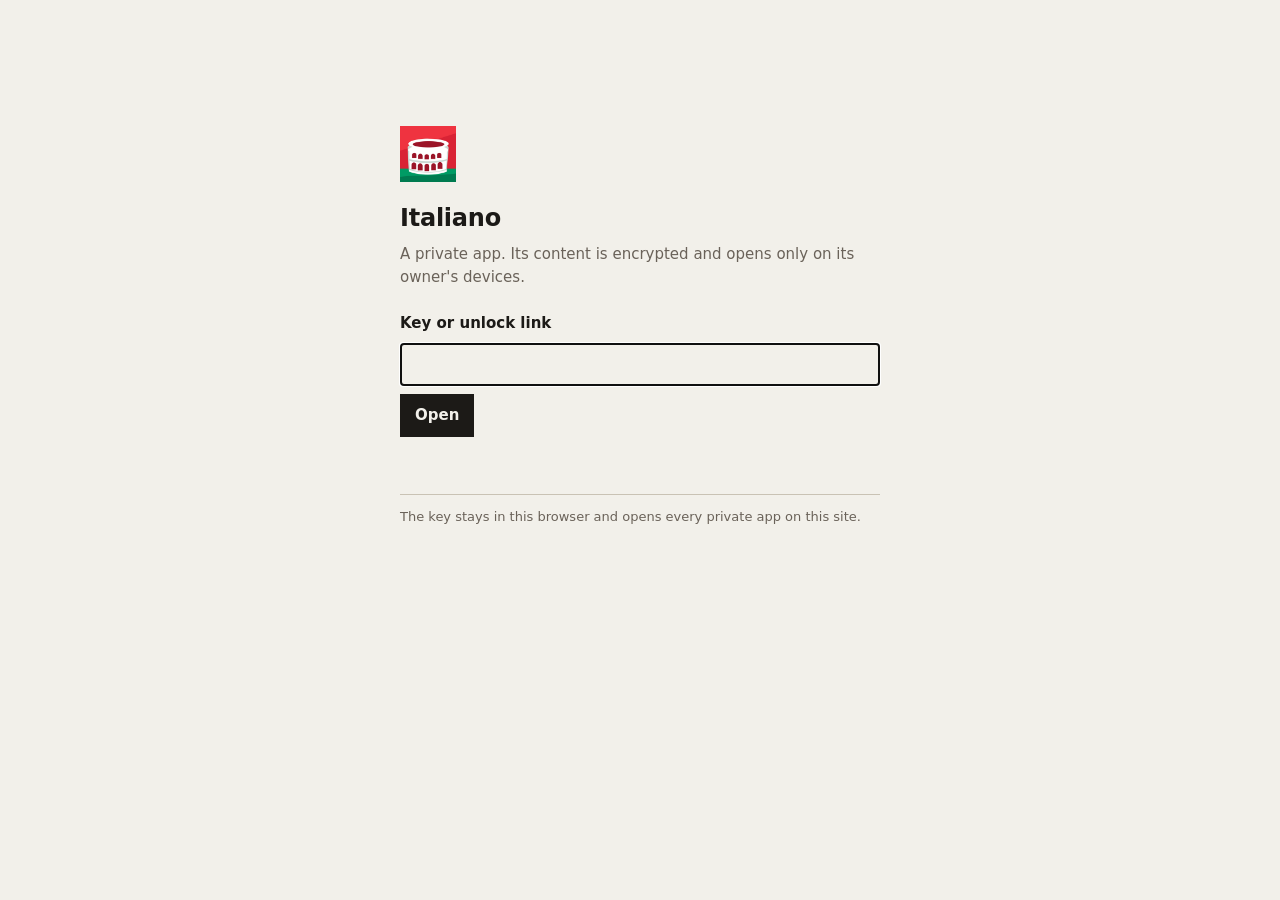
<file: italian/index.html>
<!doctype html>
<html lang="en">
<head>
<meta charset="utf-8">
<meta name="viewport" content="width=device-width, initial-scale=1, viewport-fit=cover">
<meta name="robots" content="noindex, nofollow">
<title>Italiano</title>
<link rel="manifest" href="manifest.webmanifest">
<link rel="apple-touch-icon" href="icon-180.png">
<link rel="icon" type="image/png" sizes="192x192" href="icon-192.png">
<meta name="apple-mobile-web-app-capable" content="yes">
<meta name="mobile-web-app-capable" content="yes">
<meta name="apple-mobile-web-app-title" content="Italiano">
<style>
  :root { color-scheme: light dark; --ink:#1c1a17; --soft:#6a6259; --line:#c9c2b4; --paper:#f2f0ea; }
  @media (prefers-color-scheme: dark) { :root { --ink:#f2f0ea; --soft:#a49b8e; --line:#4a453c; --paper:#1c1a17; } }
  body { margin:0; background:var(--paper); color:var(--ink); font:15px/1.55 system-ui, -apple-system, "Segoe UI", sans-serif; }
  main { max-width:30rem; margin:0 auto; padding:calc(14vh + env(safe-area-inset-top)) 16px 40px; }
  img { display:block; width:56px; height:56px; margin-bottom:18px; }
  h1 { font-size:24px; margin:0 0 6px; letter-spacing:-.01em; }
  p { margin:0 0 14px; color:var(--soft); }
  form { display:grid; gap:8px; margin:22px 0 12px; }
  form[hidden], button[hidden] { display:none; }
  label { font-weight:600; color:var(--ink); }
  input { font:inherit; padding:9px 10px; border:1px solid var(--line); border-radius:0; background:transparent; color:var(--ink); }
  button { font:inherit; font-weight:600; padding:9px 14px; border:1px solid var(--ink); border-radius:0; background:var(--ink); color:var(--paper); cursor:pointer; justify-self:start; }
  #gate-status { color:var(--ink); min-height:1.5em; }
  .small { font-size:13px; border-top:1px solid var(--line); padding-top:12px; margin-top:22px; }
</style>
</head>
<body>
<main>
  <img src="icon-192.png" alt="">
  <h1>Italiano</h1>
  <p>A private app. Its content is encrypted and opens only on its owner's devices.</p>
  <form id="gate-form" hidden>
    <label for="gate-key">Key or unlock link</label>
    <input id="gate-key" type="password" autocomplete="off" spellcheck="false">
    <button type="submit">Open</button>
  </form>
  <p id="gate-status" role="status"></p>
  <button id="gate-retry" type="button" hidden>Try again</button>
  <p class="small">The key stays in this browser and opens every private app on this site.</p>
</main>
<script src="../shared/private-gate.js?v=2" data-app="italian"></script>
</body>
</html>
</file>
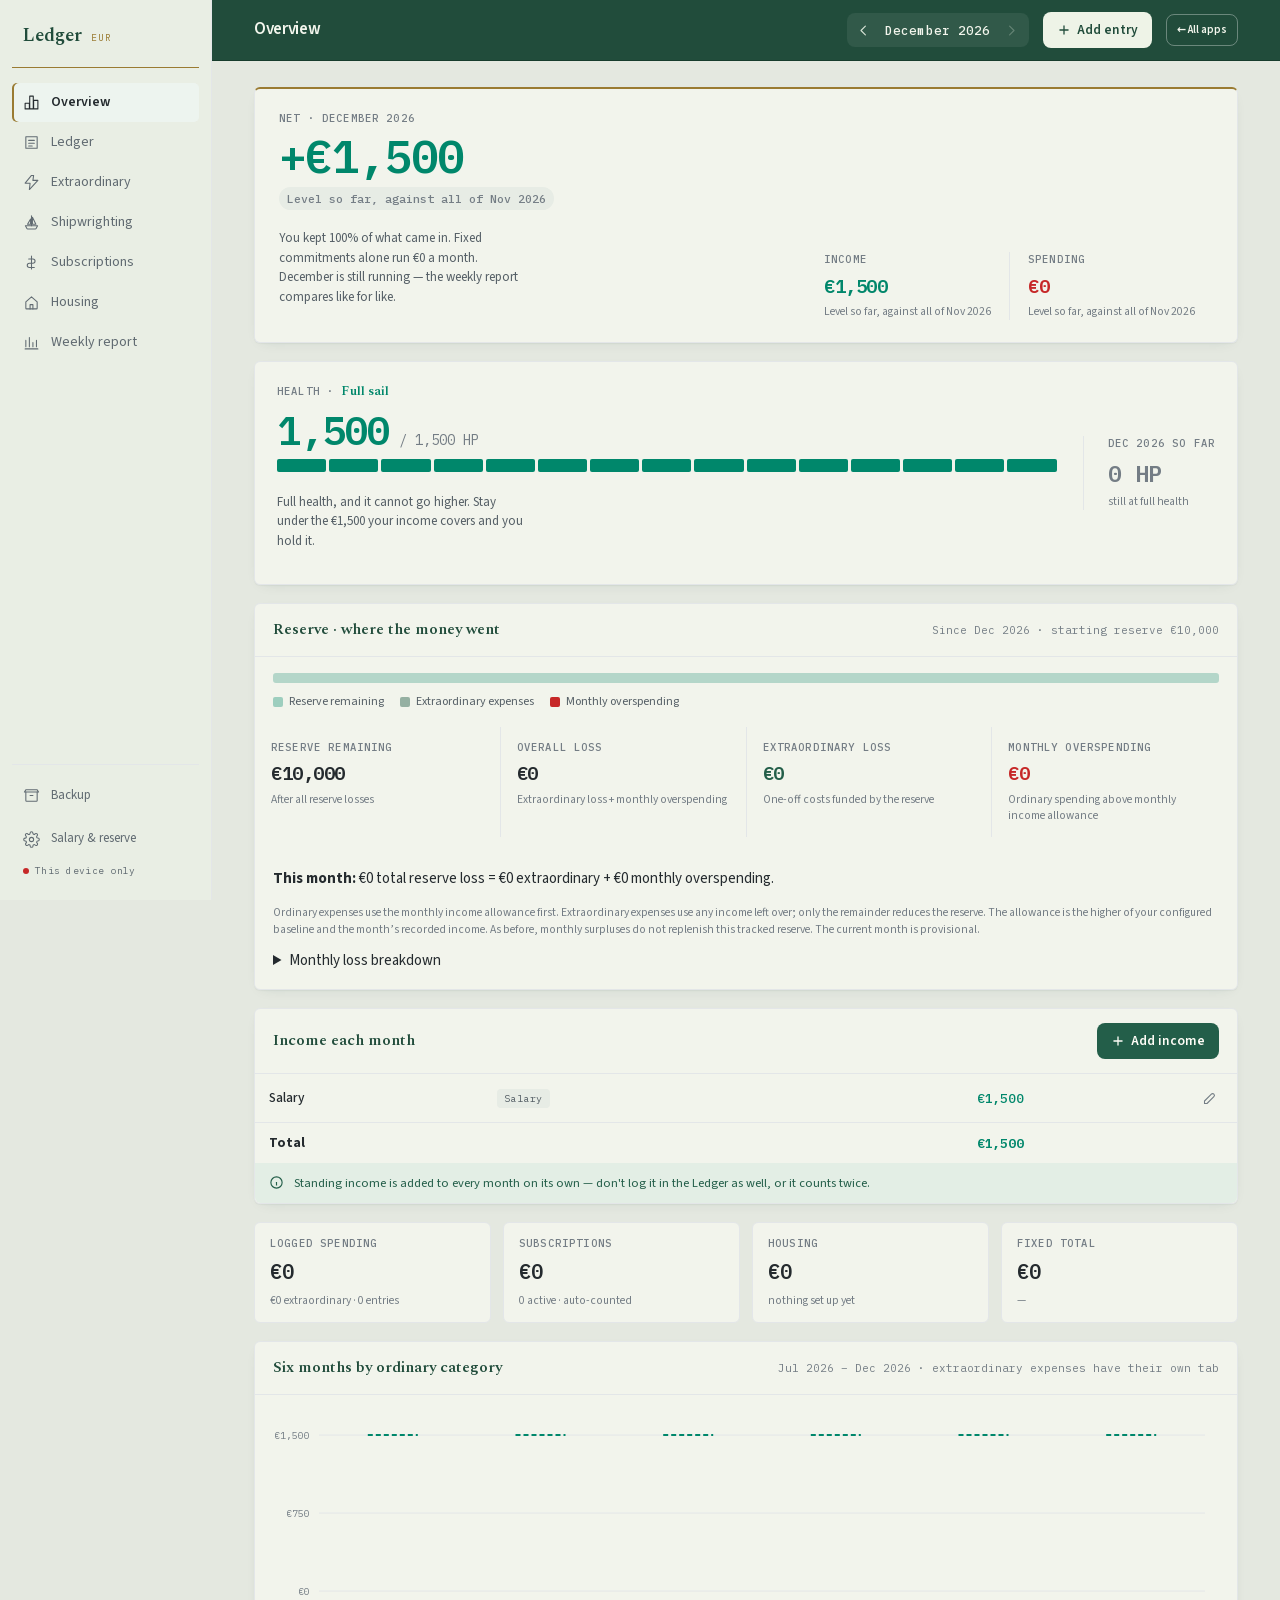
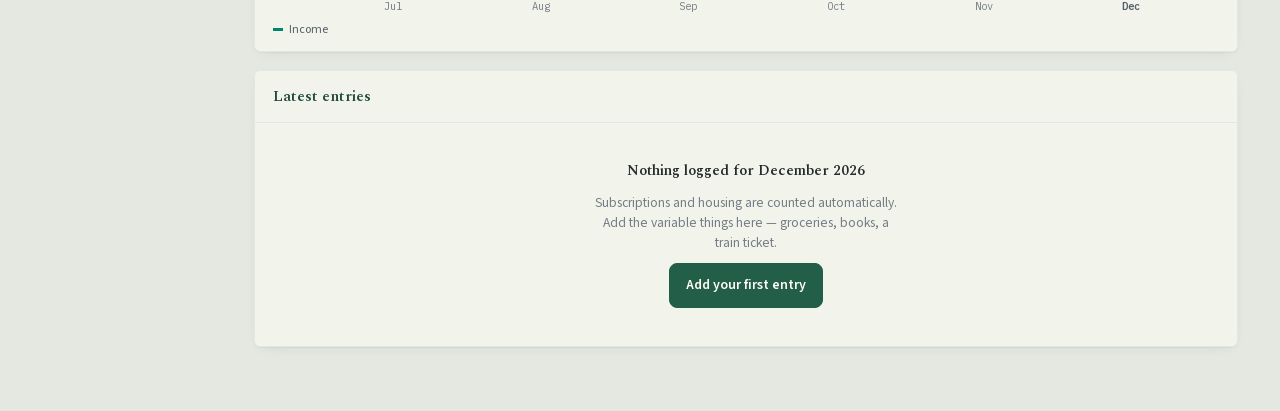
<file: ledger/index.html>
<!doctype html>
<html lang="en">
<head>
  <meta charset="utf-8">
  <meta name="viewport" content="width=device-width, initial-scale=1, viewport-fit=cover">
  <title>Expense Tracker</title>
  <meta name="description" content="What comes in, what goes out, and how much of the reserve is left.">
  <link rel="manifest" href="manifest.webmanifest?v=muted-3">
  <link rel="apple-touch-icon" href="icon-180.png?v=b46d500c61">
  <link rel="icon" type="image/png" sizes="192x192" href="icon-192.png?v=b46d500c61">
  <meta name="theme-color" content="#214c3b">
  <meta name="apple-mobile-web-app-capable" content="yes">
  <meta name="mobile-web-app-capable" content="yes">
  <meta name="apple-mobile-web-app-status-bar-style" content="default">
  <meta name="apple-mobile-web-app-title" content="Ledger">
  <meta name="robots" content="noindex, nofollow">
  <style>
    :root { color-scheme: light; }
    * { box-sizing: border-box; }
    body { margin: 0; font: 14px/1.5 -apple-system, BlinkMacSystemFont, "Segoe UI", Helvetica, Arial, sans-serif; background: #f7f7f4; }
    img { max-width: 100%; }
    [hidden] { display: none !important; }
</style>
  <script>
  (function () {
    /* Mac <-> phone sync, piggybacking on the private GitHub repo these pages
       already live in. Off by default: nothing changes until a personal
       access token is entered once per device (tap the sync line to set it
       up). docs/collections mirror exactly what the artifact's own db
       capability hands the page, so the app itself needed no changes. */
    const GH_REPO   = 'Rfernex/Apps-private';
    const DATA_PATH = 'sync/ledger.json';
    const APP_ID    = 'ledger';
    const LS_KEY    = 'householdLedger.v1';
    const TOKEN_KEY = 'ghSyncToken.v1';
    const FORCE_KEY = 'ghSyncForceLocal.v1';
    const POLL_MS   = 45000;

    const getToken = () => { try { return localStorage.getItem(TOKEN_KEY) || ''; } catch (e) { return ''; } };
    const setToken = (t) => { try { t ? localStorage.setItem(TOKEN_KEY, t) : localStorage.removeItem(TOKEN_KEY); } catch (e) {} };

    let sha = null, docs = {}, pending = new Set(), pushTimer = null;
    const docListeners = {}, colListeners = {};

    const status = (msg, bad) => { try { window.setSync && window.setSync(msg, bad); } catch (e) {} };

    function api(path, opts) {
      opts = opts || {};
      const headers = Object.assign(
        { Authorization: 'token ' + getToken(), Accept: 'application/vnd.github+json' },
        opts.headers || {});
      return fetch('https://api.github.com/repos/' + GH_REPO + '/contents/' + path,
        Object.assign({ cache: 'no-store' }, opts, { headers }));
    }
    const b64encode = (s) => btoa(unescape(encodeURIComponent(s)));
    const b64decode = (s) => decodeURIComponent(escape(atob(s.replace(/\n/g, ''))));

    async function ghGet() {
      const r = await api(DATA_PATH);
      if (r.status === 404) return { sha: null, blob: null };
      if (r.status === 401 || r.status === 403) throw { auth: true };
      if (!r.ok) throw new Error('GitHub read failed: ' + r.status);
      const j = await r.json();
      return { sha: j.sha, blob: JSON.parse(b64decode(j.content)) };
    }
    async function ghPut(blob, prevSha) {
      const body = { message: 'sync: ' + new Date().toISOString(), content: b64encode(JSON.stringify(blob)) };
      if (prevSha) body.sha = prevSha;
      const r = await api(DATA_PATH, { method: 'PUT', headers: { 'Content-Type': 'application/json' }, body: JSON.stringify(body) });
      if (r.status === 401 || r.status === 403) throw { auth: true };
      if (r.status === 409 || r.status === 422) throw { conflict: true };
      if (!r.ok) throw new Error('GitHub write failed: ' + r.status);
      return (await r.json()).content.sha;
    }

    function notifyDoc(path) {
      const val = docs[path];
      (docListeners[path] || []).forEach((l) => l.cb({ exists: val !== undefined, data: () => val }));
    }
    function notifyCollection(prefix) {
      const rows = Object.keys(docs).filter((k) => k.indexOf(prefix + '/') === 0)
        .map((k) => ({ id: k.slice(prefix.length + 1), data: () => docs[k] }));
      (colListeners[prefix] || []).forEach((l) => l.cb({ docs: rows }));
    }
    function notifyAll() {
      Object.keys(docListeners).forEach(notifyDoc);
      Object.keys(colListeners).forEach(notifyCollection);
    }
    function notifyForPath(path) {
      notifyDoc(path);
      Object.keys(colListeners).forEach((prefix) => { if (path.indexOf(prefix + '/') === 0) notifyCollection(prefix); });
    }

    function schedulePush() {
      if (pushTimer) clearTimeout(pushTimer);
      pushTimer = setTimeout(push, 2500);
    }
    async function push() {
      pushTimer = null;
      if (!pending.size) return;
      const mine = new Set(pending); pending = new Set();
      try {
        sha = await ghPut({ app: APP_ID, updatedAt: new Date().toISOString(), docs }, sha);
        status('Synced');
      } catch (e) {
        if (e && e.conflict) {
          // the other device pushed since our last known version — take its
          // copy, then lay just what we changed back on top and try again
          try {
            const remote = await ghGet();
            const merged = Object.assign({}, (remote.blob && remote.blob.docs) || {});
            mine.forEach((p) => { merged[p] = docs[p]; });
            docs = merged; sha = remote.sha;
            sha = await ghPut({ app: APP_ID, updatedAt: new Date().toISOString(), docs }, sha);
            notifyAll();
            status('Synced');
          } catch (e2) { mine.forEach((p) => pending.add(p)); status('Offline — saved locally', true); }
        } else if (e && e.auth) {
          status('Sync token rejected', true);
        } else {
          mine.forEach((p) => pending.add(p));
          status('Offline — saved locally', true);
        }
      }
    }

    function put(path, data) {
      // the ready-to-send week email lives in the artifact only — the Mac
      // cron that reads it never looks at this file, so mirroring it here
      // would just bloat every sync with a throwaway 50KB blob
      if (path.indexOf('plans/') === 0) return Promise.resolve();
      docs[path] = data;
      pending.add(path);
      schedulePush();
      notifyForPath(path);
      return Promise.resolve();
    }

    async function pull() {
      if (pending.size) return;   // don't clobber an edit still in flight
      try {
        const remote = await ghGet();
        if (remote.blob && remote.sha !== sha) {
          sha = remote.sha;
          docs = (remote.blob && remote.blob.docs) || {};
          notifyAll();
        }
        status('Synced');
      } catch (e) {
        status(e && e.auth ? 'Sync token rejected' : 'Sync interrupted', true);
      }
    }

    function seedFromLocal() {
      // nothing worth keeping on GitHub yet: carry across what is already on
      // this device, so the first sync isn't a blank slate
      try {
        const raw = localStorage.getItem(LS_KEY);
        const d = raw && JSON.parse(raw);
        if (d) docs = seedMap(d);
      } catch (e) {}
    }
    function seedMap(d) {
      return Object.assign({
        'config/settings': d.settings || {},
        'config/recurring': { items: d.recurring || [] },
      }, Object.fromEntries(Object.entries(d.months || {}).map(([k, v]) => ['ledger/' + k, v])));

    }

    let dbReady = null;
    function init() {
      if (dbReady) return dbReady;
      dbReady = (async () => {
        if (!getToken()) return null;
        let forceLocal = false;
        try { forceLocal = localStorage.getItem(FORCE_KEY) === '1'; localStorage.removeItem(FORCE_KEY); } catch (e) {}
        try {
          const remote = await ghGet();
          if (remote.blob && !forceLocal) { docs = remote.blob.docs || {}; sha = remote.sha; }
          else { seedFromLocal(); sha = await ghPut({ app: APP_ID, updatedAt: new Date().toISOString(), docs }, remote.sha); }
          status('Synced');
        } catch (e) {
          status(e && e.auth ? 'Sync token rejected' : 'Sync interrupted', true);
          seedFromLocal();
        }
        setInterval(pull, POLL_MS);
        addEventListener('visibilitychange', () => { if (!document.hidden) pull(); });
        addEventListener('online', () => { pull(); push(); });
        return {
          doc: (path) => ({
            set: (data) => put(path, data),
            onSnapshot: (cb, errCb) => {
              (docListeners[path] = docListeners[path] || []).push({ cb, errCb });
              notifyDoc(path);
            },
          }),
          collection: (prefix) => ({
            onSnapshot: (cb, errCb) => {
              (colListeners[prefix] = colListeners[prefix] || []).push({ cb, errCb });
              notifyCollection(prefix);
            },
          }),
        };
      })();
      return dbReady;
    }

    const save = async ({ filename, data }) => {
      const blob = data instanceof Blob ? data
        : new Blob([data], { type: 'text/plain;charset=utf-8' });
      const url = URL.createObjectURL(blob);
      const a = document.createElement('a');
      a.href = url; a.download = filename || 'download';
      document.body.appendChild(a); a.click(); a.remove();
      setTimeout(() => URL.revokeObjectURL(url), 8000);
    };
    /* Files attached to a document stay in this device's own IndexedDB. The repo is
       served publicly by Pages, so nothing personal beyond the app data goes into it. */
    const assets = (() => {
      const NAME = 'attachments-' + APP_ID, urls = {};
      const OK = ['image/png', 'image/jpeg', 'image/gif', 'image/webp', 'application/pdf'];
      const fail = (code) => { const e = new Error(code); e.code = code; return e; };
      const open = () => new Promise((res, rej) => {
        const r = indexedDB.open(NAME, 1);
        r.onupgradeneeded = () => r.result.createObjectStore('f');
        r.onsuccess = () => res(r.result);
        r.onerror = () => rej(r.error);
      });
      const run = async (mode, fn) => {
        const d = await open();
        return new Promise((res, rej) => {
          const t = d.transaction('f', mode), st = t.objectStore('f'), rq = fn(st);
          t.oncomplete = () => { d.close(); res(rq && rq.result); };
          t.onerror = t.onabort = () => { d.close(); rej(t.error || fail('quota_or_state')); };
        });
      };
      const ready = (async () => {
        try {
          const d = await open();
          await new Promise((res) => {
            const rq = d.transaction('f').objectStore('f').openCursor();
            rq.onsuccess = () => { const c = rq.result; if (!c) return res(); urls[c.key] = URL.createObjectURL(c.value); c.continue(); };
            rq.onerror = () => res();
          });
          d.close();
        } catch (e) {}
      })();
      return {
        ready,
        urlFor: (id) => urls[id] || '',
        upload: async (blob, opts) => {
          const type = (opts && opts.type) || blob.type;
          if (!OK.includes(type)) throw fail('unsupported_type');
          if (blob.size > 20 * 1048576) throw fail('too_large');
          const id = Date.now().toString(36) + Math.random().toString(36).slice(2, 8);
          const stored = blob.type === type ? blob : new Blob([blob], { type });
          try { await run('readwrite', (st) => st.put(stored, id)); } catch (e) { throw fail('quota_or_state'); }
          urls[id] = URL.createObjectURL(stored);
          return { id, url: urls[id], sizeBytes: stored.size, contentType: type };
        },
        delete: async (id) => {
          if (urls[id]) { URL.revokeObjectURL(urls[id]); delete urls[id]; }
          await run('readwrite', (st) => st.delete(id));
        },
      };
    })();
    window.claude = {
      use: async (what) => (what === 'downloads' ? { save } : what === 'db' ? init()
        : what === 'assets' ? (await assets.ready, assets) : null),
    };
    window.__ghSync = {
      lsKey: LS_KEY,
      repo: GH_REPO,
      hasToken: () => !!getToken(),
      probe: async (t) => {
        try {
          const r = await fetch('https://api.github.com/repos/' + GH_REPO + '/contents/' + DATA_PATH,
            { headers: { Authorization: 'token ' + t, Accept: 'application/vnd.github+json' }, cache: 'no-store' });
          if (r.status === 401 || r.status === 403) return { ok: false, error: 'that token was not accepted' };
          if (r.status === 404) return { ok: true, remoteHasData: false };
          if (!r.ok) return { ok: false, error: 'GitHub returned ' + r.status };
          const j = await r.json();
          const blob = JSON.parse(b64decode(j.content));
          return { ok: true, remoteHasData: !!(blob && blob.docs && Object.keys(blob.docs).length) };
        } catch (e) { return { ok: false, error: 'could not reach GitHub' }; }
      },
      activate: (t, forceLocal) => {
        setToken(t);
        try { forceLocal ? localStorage.setItem(FORCE_KEY, '1') : localStorage.removeItem(FORCE_KEY); } catch (e) {}
        location.reload();
      },
      clearToken: () => { setToken(''); location.reload(); },
    };
  })();
  </script>
  <script>
  (function () {
    function esc(s) { return String(s == null ? '' : s).replace(/[&<>"']/g, (c) => ({'&':'&amp;','<':'&lt;','>':'&gt;','"':'&quot;',"'":'&#39;'}[c])); }

    function openModal() {
      const has = window.__ghSync && window.__ghSync.hasToken();
      const wrap = document.createElement('div');
      wrap.style.cssText = 'position:fixed;inset:0;z-index:9999;display:flex;align-items:flex-end;justify-content:center;background:rgba(0,0,0,.4)';
      const panel = document.createElement('div');
      panel.style.cssText = 'background:var(--surface,#fff);color:var(--ink,#111);max-width:440px;width:100%;'
        + 'border-radius:14px 14px 0 0;padding:20px 20px calc(20px + env(safe-area-inset-bottom));'
        + "font:14px/1.5 -apple-system,BlinkMacSystemFont,'Segoe UI',sans-serif;box-shadow:0 -6px 24px rgba(0,0,0,.25)";
      wrap.appendChild(panel);
      document.body.appendChild(wrap);
      const close = () => wrap.remove();
      wrap.addEventListener('click', (e) => { if (e.target === wrap) close(); });

      const head = () => `<div style="display:flex;align-items:center;justify-content:space-between;margin-bottom:10px">
        <b style="font-size:16px">Sync Mac &harr; phone</b>
        <button id="gs-x" style="border:0;background:none;font-size:22px;line-height:1;color:var(--ink-3,#888);cursor:pointer">&times;</button>
      </div>`;

      function renderOff() {
        panel.innerHTML = head() + `
          <p style="margin:0 0 10px;color:var(--ink-2,#444)">Paste a GitHub personal access token, scoped to just this one repository, and this device starts syncing with your others through it.</p>
          <ol style="margin:0 0 14px;padding-left:18px;color:var(--ink-2,#444)">
            <li>github.com &rarr; Settings &rarr; Developer settings &rarr; Fine-grained tokens &rarr; Generate new token</li>
            <li>Repository access: only <b>${esc(window.__ghSync.repo)}</b></li>
            <li>Permissions &rarr; Contents: <b>Read and write</b></li>
            <li>Generate, copy the token, paste it below</li>
          </ol>
          <input id="gs-tok" type="password" placeholder="github_pat_&hellip;" autocapitalize="off" autocorrect="off" spellcheck="false"
            style="width:100%;box-sizing:border-box;padding:11px;border:1px solid var(--line-strong,#ccc);border-radius:8px;font:13px ui-monospace,monospace;margin-bottom:6px">
          <p id="gs-err" style="margin:0 0 10px;color:var(--neg,#b00);font-size:12.5px"></p>
          <button id="gs-on" style="width:100%;padding:11px;border:0;background:var(--accent,#333);color:var(--accent-ink,#fff);border-radius:8px;font:inherit;font-weight:600;cursor:pointer">Turn on sync</button>`;
        panel.querySelector('#gs-x').addEventListener('click', close);
        const tok = panel.querySelector('#gs-tok'), err = panel.querySelector('#gs-err'), on = panel.querySelector('#gs-on');
        on.addEventListener('click', async () => {
          const t = tok.value.trim();
          if (!t) return;
          err.textContent = '';
          on.disabled = true; on.textContent = 'Checking…';
          const r = await window.__ghSync.probe(t);
          if (!r.ok) {
            err.textContent = 'Could not turn on sync: ' + r.error + '.';
            on.disabled = false; on.textContent = 'Turn on sync';
            return;
          }
          let localHasData = false;
          try { localHasData = !!localStorage.getItem(window.__ghSync.lsKey); } catch (e) {}
          if (r.remoteHasData && localHasData) {
            renderConflict(t);
          } else {
            window.__ghSync.activate(t, localHasData && !r.remoteHasData);
          }
        });
      }

      function renderConflict(t) {
        panel.innerHTML = head() + `
          <p style="margin:0 0 6px;color:var(--ink-2,#444)">This device already has its own data, and so does the sync file on GitHub — most likely from another device. Which should this device use from now on?</p>
          <p style="margin:0 0 14px;color:var(--ink-3,#888);font-size:12.5px">Whichever you don't pick is not deleted anywhere else — this only decides what this one device shows and then syncs onward.</p>
          <button id="gs-keepremote" style="width:100%;padding:11px;border:0;background:var(--accent,#333);color:var(--accent-ink,#fff);border-radius:8px;font:inherit;font-weight:600;cursor:pointer;margin-bottom:8px">Use what's on GitHub (from your other device)</button>
          <button id="gs-keeplocal" style="width:100%;padding:11px;border:1px solid var(--line-strong,#ccc);background:none;color:var(--ink,#111);border-radius:8px;font:inherit;cursor:pointer">Use what's on this device instead</button>`;
        panel.querySelector('#gs-x').addEventListener('click', close);
        panel.querySelector('#gs-keepremote').addEventListener('click', () => window.__ghSync.activate(t, false));
        panel.querySelector('#gs-keeplocal').addEventListener('click', () => window.__ghSync.activate(t, true));
      }

      function renderOn() {
        panel.innerHTML = head() + `
          <p style="margin:0 0 14px;color:var(--ink-2,#444)">This device syncs through the private GitHub repository these apps are hosted from. A change here reaches your other device within about a minute.</p>
          <button id="gs-off" style="width:100%;padding:11px;border:1px solid var(--line-strong,#ccc);background:none;color:var(--neg,#b00);border-radius:8px;font:inherit;cursor:pointer">Turn off sync on this device</button>`;
        panel.querySelector('#gs-x').addEventListener('click', close);
        panel.querySelector('#gs-off').addEventListener('click', () => {
          if (confirm("Turn off sync on this device? Nothing is deleted — this device just stops checking in, and keeps the data it has.")) {
            window.__ghSync.clearToken();
          }
        });
      }

      has ? renderOn() : renderOff();
    }

    // The rail's own sync line is desktop-only — each app hides the whole
    // rail under its phone breakpoint, taking the sync line with it. Wire
    // that line when it's actually on screen, but also keep a small floating
    // control around for whenever it isn't, so phones always have a way in.
    function railSyncVisible() {
      const el = document.querySelector('.rail .sync');
      return !!(el && el.offsetParent !== null);
    }

    let fab = null, fabDot = null;
    function setFabStatus(msg, bad) {
      if (!fabDot) return;
      fabDot.style.background = !window.__ghSync.hasToken() ? '#999'
        : bad ? 'var(--neg,#b00)' : 'var(--pos,#2a7)';
      fab.title = msg || '';
    }
    function ensureFab() {
      const show = !railSyncVisible();
      if (show && !fab) {
        fab = document.createElement('button');
        fab.id = 'gs-fab';
        fab.setAttribute('aria-label', 'Sync between devices');
        fab.style.cssText = 'position:fixed;top:calc(9px + env(safe-area-inset-top));right:9px;z-index:50;'
          + 'display:flex;align-items:center;gap:6px;padding:6px 11px 6px 8px;border-radius:999px;border:0;'
          + 'background:var(--surface,#fff);color:var(--ink-2,#444);box-shadow:0 1px 5px rgba(0,0,0,.22);'
          + "font:11px/1 -apple-system,BlinkMacSystemFont,'Segoe UI',sans-serif;font-weight:600;cursor:pointer";
        fabDot = document.createElement('i');
        fabDot.style.cssText = 'width:7px;height:7px;border-radius:50%;background:#999;flex:none';
        const txt = document.createElement('span');
        txt.textContent = 'Sync';
        fab.appendChild(fabDot); fab.appendChild(txt);
        fab.addEventListener('click', openModal);
        document.body.appendChild(fab);
        setFabStatus();
      } else if (!show && fab) {
        fab.remove(); fab = null; fabDot = null;
      }
    }

    function wire() {
      if (!window.__ghSync) return;
      const el = document.querySelector('.sync');
      if (el) {
        el.style.cursor = 'pointer';
        el.title = 'Set up syncing between your devices';
        el.addEventListener('click', openModal);
      }
      ensureFab();
      addEventListener('resize', ensureFab);
      // the app's own status line (and our fab) both track this same call
      const origSetSync = window.setSync;
      if (typeof origSetSync === 'function') {
        window.setSync = (msg, bad) => { origSetSync(msg, bad); setFabStatus(msg, bad); };
      }
    }
    if (document.readyState === 'loading') addEventListener('DOMContentLoaded', wire); else wire();
  })();
  </script>
  <script>
  if ('serviceWorker' in navigator) {
    addEventListener('load', () => {
      // updateViaCache:'none' so the worker script itself is never served stale
      navigator.serviceWorker.register('sw.js', { updateViaCache: 'none' })
        .then((reg) => reg.update().catch(() => {}))
        .catch(() => {});
      // a new worker taking over means the page it rendered is out of date
      let reloading = false;
      navigator.serviceWorker.addEventListener('controllerchange', () => {
        if (reloading) return;
        reloading = true;
        location.reload();
      });
    });
  }
  </script>
</head>
<body>
<link rel="stylesheet" href="../shared/fonts/ledger.css?v=1">
<style>
:root{
  /* White-first ledger: neutral paper and ink, green actions, restrained brass. */
  color-scheme:light;
  --bg:#e4e8e0;
  --surface:#f2f4ec;
  --surface-2:#eaf0e5;
  --surface-3:#e7ece5;
  --line:#e3e6e8;
  --line-strong:#c9cfd4;
  --ink:#242a2e;
  --ink-2:#555f66;
  --ink-3:#747d85;
  --accent:#235e49;
  --accent-hover:#194c3b;
  --accent-ink:#fffdf7;
  --accent-soft:#e3eee5;
  --brass:#9a7b32;
  --brass-soft:#f3edde;
  --r0:#194c3b; --r1:#285c45; --r2:#347451; --r3:#4c8c66; --r4:#73a184; --r5:#9fbea6; --r6:#d2e2d4;
  --k0:#b4315f; --k1:#754100; --k2:#4b9d27; --k3:#0086a1; --k4:#3750bb; --kx:#9aa6b4;
  --pos:#00876b;
  --pos-soft:#e3f1ec;
  --neg:#c62828;
  --neg-soft:#fbe7e7;
  --warn:#9c7414;
  --warn-soft:#f6efdd;
  --shadow:0 1px 1px rgba(21,62,53,.04), 0 4px 14px -8px rgba(21,62,53,.16);
  --shadow-lift:0 2px 6px rgba(21,62,53,.08), 0 20px 44px -20px rgba(21,62,53,.34);
  --focus:#235e49;
  --r:6px;
  /* Navigation is another white surface; green is an accent, never a large field. */
  --rail:#e9eee4;
  --rail-line:#e3e6e8;
  --rail-hover:#f5f7f8;
  --rail-active:#edf4ef;
  --rail-ink:#242a2e;
  --rail-ink-2:#616b72;
  --sans:"Source Sans 3", ui-sans-serif, system-ui, -apple-system, "Segoe UI", sans-serif;
  --mono:"IBM Plex Mono", ui-monospace, SFMono-Regular, Menlo, monospace;
  --serif:"Spectral", "Iowan Old Style", Georgia, "Times New Roman", serif;
}
*{box-sizing:border-box}
body{
  background:var(--bg);
  color:var(--ink);
  font-family:var(--sans);
  font-size:15px;
  line-height:1.5;
  -webkit-font-smoothing:antialiased;
  padding-bottom:env(safe-area-inset-bottom);
}
button,input,select,textarea{font:inherit;color:inherit}
button{cursor:pointer;background:none;border:none}
:focus-visible{outline:2px solid var(--focus);outline-offset:2px;border-radius:4px}
.num{font-family:var(--mono);font-variant-numeric:tabular-nums;letter-spacing:-.01em}
.eyebrow{
  font-family:var(--mono);font-size:10.5px;font-weight:500;
  letter-spacing:.11em;text-transform:uppercase;color:var(--ink-3);
}
h1,h2,h3{margin:0;text-wrap:balance;font-weight:600;letter-spacing:-.01em}
.panel-hd h2,.sechead h2,.sheet-hd h2,.empty h3{font-family:var(--serif);font-weight:600;letter-spacing:0}

/* ---------- shell ---------- */
.app{display:flex;min-height:100vh}
.rail{
  width:212px;flex:none;border-right:1px solid var(--rail-line);
  background:var(--rail);position:sticky;top:0;height:100vh;
  display:flex;flex-direction:column;gap:1px;padding:22px 12px;
}
.brand{
  display:flex;align-items:baseline;gap:8px;padding:0 10px 16px;margin-bottom:14px;
  border-bottom:1px solid var(--brass);
}
.brand b{font-family:var(--serif);font-size:19px;font-weight:600;letter-spacing:.005em;color:var(--rail-ink)}
.brand span{font-family:var(--mono);font-size:9.5px;color:var(--brass);letter-spacing:.14em}
.navbtn{
  display:flex;align-items:center;gap:11px;padding:9px 11px;border-radius:5px;
  color:var(--rail-ink-2);font-size:14px;font-weight:400;text-align:left;width:100%;
  transition:background .12s,color .12s;
}
.navbtn svg{width:17px;height:17px;flex:none;stroke:currentColor;fill:none;stroke-width:1.5;stroke-linecap:round;stroke-linejoin:round}
.navbtn:hover{background:var(--rail-hover);color:var(--rail-ink)}
.navbtn[aria-current="page"]{
  background:var(--rail-active);color:var(--rail-ink);font-weight:600;
  box-shadow:inset 2px 0 0 var(--brass);
}
.rail-foot{margin-top:auto;padding-top:12px;border-top:1px solid var(--rail-line);display:flex;flex-direction:column;gap:6px}
.sync{font-family:var(--mono);font-size:9.5px;color:var(--rail-ink-2);display:flex;align-items:center;gap:6px;padding:0 11px;letter-spacing:.03em}
.dot{width:6px;height:6px;border-radius:50%;background:var(--pos);flex:none}
.dot.off{background:var(--neg)}

main{flex:1;min-width:0}
.wrap{max-width:1040px;margin:0 auto;padding:26px 28px 64px}

/* ---------- topbar ---------- */
.topbar{
  position:sticky;top:0;z-index:30;background:var(--surface);
  border-bottom:1px solid var(--line);
}
.topbar-in{
  max-width:1040px;margin:0 auto;padding:12px 28px;
  display:flex;align-items:center;gap:14px;
}
.viewname{font-size:17px;font-weight:600;letter-spacing:-.02em;margin-right:auto}
.all-apps-link{flex:none;white-space:nowrap;border:1px solid #ffffff55;border-radius:8px;padding:7px 10px;color:#f3f6ed;text-decoration:none;font-size:11px;font-weight:600}
.all-apps-link:hover{background:#ffffff18;color:#fff}
.monthnav{display:flex;align-items:center;gap:2px;background:var(--surface-3);border-radius:8px;padding:3px}
.monthnav button{
  width:28px;height:28px;border-radius:6px;display:grid;place-items:center;color:var(--ink-2);
}
.monthnav button:hover:not(:disabled){background:var(--surface);color:var(--ink);box-shadow:var(--shadow)}
.monthnav button:disabled{opacity:.3;cursor:default}
.monthnav svg{width:15px;height:15px;stroke:currentColor;fill:none;stroke-width:1.8;stroke-linecap:round;stroke-linejoin:round}
.monthlbl{
  font-family:var(--mono);font-size:12.5px;font-weight:500;min-width:116px;text-align:center;
  letter-spacing:.01em;
}
.addbtn{
  background:var(--accent);color:var(--accent-ink);border-radius:8px;
  padding:8px 14px;font-size:13.5px;font-weight:600;display:flex;align-items:center;gap:6px;
  transition:background .12s;
}
.addbtn:hover{background:var(--accent-hover)}
.addbtn svg{width:14px;height:14px;stroke:currentColor;fill:none;stroke-width:2.2;stroke-linecap:round}

/* ---------- primitives ---------- */
.panel{background:var(--surface);border:1px solid var(--line);border-radius:var(--r);box-shadow:var(--shadow)}
.panel-hd{padding:14px 18px;border-bottom:1px solid var(--line);display:flex;align-items:center;gap:12px}
.panel-hd h2{font-size:15.5px;font-weight:600}
.panel-hd .sub{font-family:var(--mono);font-size:11px;color:var(--ink-3);margin-left:auto}
.stack{display:flex;flex-direction:column;gap:18px}
.sechead{display:flex;align-items:baseline;gap:12px;margin-bottom:10px}
.sechead h2{font-size:13px;letter-spacing:.02em}

/* hero */
.hero{
  background:var(--surface);border:1px solid var(--line);border-radius:var(--r);
  border-top:2px solid var(--brass);
  box-shadow:var(--shadow);padding:22px 24px;display:grid;
  grid-template-columns:minmax(0,1fr) auto;gap:22px;align-items:end;
}
.hero-net{display:flex;flex-direction:column;gap:6px}
.hero-fig{font-family:var(--mono);font-size:clamp(34px,6vw,46px);font-weight:600;letter-spacing:-.035em;line-height:1}
.hero-fig.pos{color:var(--pos)}
.hero-fig.neg{color:var(--neg)}
.hero-note{font-size:13px;color:var(--ink-2);max-width:42ch}
.delta{
  display:inline-flex;align-items:center;gap:5px;font-family:var(--mono);font-size:11.5px;font-weight:500;
  padding:3px 8px;border-radius:99px;white-space:nowrap;
}
.delta.good{background:var(--pos-soft);color:var(--pos)}
.delta.bad{background:var(--neg-soft);color:var(--neg)}
.delta.flat{background:var(--surface-3);color:var(--ink-3)}
.dl{font-size:11.5px;color:var(--ink-3);line-height:1.4;display:block;text-wrap:pretty}
.dl b{font-family:var(--mono);font-weight:500;font-size:11.5px;font-variant-numeric:tabular-nums}
.hero-split{display:flex;gap:0;align-items:stretch}
.hsplit{padding:0 18px;border-left:1px solid var(--line);display:flex;flex-direction:column;gap:4px;min-width:108px}
.hsplit:first-child{border-left:none}
.hsplit b{font-family:var(--mono);font-size:19px;font-weight:600;letter-spacing:-.02em}

/* tiles */
.tiles{display:grid;grid-template-columns:repeat(4,minmax(0,1fr));gap:12px}
.tile{
  background:var(--surface);border:1px solid var(--line);border-radius:var(--r);
  padding:13px 15px;display:flex;flex-direction:column;gap:5px;min-width:0;
}
.tile b{font-family:var(--mono);font-size:20px;font-weight:600;letter-spacing:-.025em}
.tile .cap{font-size:11.5px;color:var(--ink-3);display:flex;align-items:center;gap:6px;flex-wrap:wrap}

/* charts */
.chartbox{padding:16px 18px 12px}
.legend{display:flex;gap:16px;align-items:center;flex-wrap:wrap}
.lg{display:flex;align-items:center;gap:6px;font-size:12px;color:var(--ink-2)}
.lg i{width:10px;height:10px;border-radius:2px;display:block}
svg text{font-family:var(--mono);font-variant-numeric:tabular-nums}
.tip{
  position:fixed;z-index:90;pointer-events:none;background:var(--surface);
  border:1px solid var(--line-strong);border-radius:8px;box-shadow:var(--shadow-lift);
  padding:9px 11px;font-size:12px;min-width:132px;opacity:0;transition:opacity .1s;
}
.tip.on{opacity:1}
.tip .t-h{font-family:var(--mono);font-size:10.5px;letter-spacing:.07em;text-transform:uppercase;color:var(--ink-3);margin-bottom:5px}
.tip .t-r{display:flex;align-items:center;gap:7px;justify-content:space-between}
.tip .t-r span{display:flex;align-items:center;gap:6px;color:var(--ink-2)}
.tip .t-r i{width:8px;height:8px;border-radius:2px;display:block}
.tip .t-r b{font-family:var(--mono);font-weight:600;font-variant-numeric:tabular-nums}

/* category bars */
.catlist{display:flex;flex-direction:column}
.catrow{
  display:grid;grid-template-columns:148px minmax(0,1fr) 88px;gap:12px;align-items:center;
  padding:7px 18px;
}
.catrow{width:100%;text-align:left;font:inherit;color:inherit}
.catrow:hover{background:var(--surface-2)}
.catrow[data-catopen]{cursor:pointer}
.donut{display:block;margin:0 auto}
.slicerow{display:grid;grid-template-columns:11px minmax(0,1fr) auto auto;gap:10px;align-items:baseline;padding:7px 0;border-bottom:1px solid var(--line);font-size:13.5px}
.slicerow:last-child{border-bottom:none}
.slicerow i{width:11px;height:11px;border-radius:2px;display:block;align-self:center}
.slicerow .nm2{min-width:0;overflow:hidden;text-overflow:ellipsis;white-space:nowrap}
.slicerow .nm2 span{display:block;font-size:11px;color:var(--ink-3);white-space:normal}
.slicerow .amt2{font-family:var(--mono);font-variant-numeric:tabular-nums;font-weight:500}
.slicerow .pct{font-family:var(--mono);font-size:11.5px;color:var(--ink-3);min-width:38px;text-align:right}
.catrow .nm{font-size:13px;color:var(--ink-2);white-space:nowrap;overflow:hidden;text-overflow:ellipsis}
.catrow .track{height:9px;background:var(--surface-3);border-radius:3px;overflow:hidden;display:flex;gap:2px}
.catrow .fill{height:100%;background:var(--accent);border-radius:0 3px 3px 0;min-width:2px}
.catrow .fill.fixed{background:var(--accent);opacity:.42}
.catrow .vl{font-family:var(--mono);font-size:12.5px;text-align:right;font-variant-numeric:tabular-nums}

/* tables */
.tbl{width:100%;border-collapse:collapse}
.tbl th{
  font-family:var(--mono);font-size:10px;letter-spacing:.09em;text-transform:uppercase;
  color:var(--ink-3);font-weight:500;text-align:left;padding:9px 14px;border-bottom:1px solid var(--line);
  white-space:nowrap;
}
.tbl td{padding:10px 14px;border-bottom:1px solid var(--line);font-size:13.5px;vertical-align:middle}
.tbl tr:last-child td{border-bottom:none}
.tbl .r{text-align:right}
.tbl tbody tr:hover{background:var(--surface-2)}
.scroller{overflow-x:auto}
.chip{
  display:inline-block;font-family:var(--mono);font-size:10px;letter-spacing:.05em;
  padding:2px 7px;border-radius:4px;background:var(--surface-3);color:var(--ink-2);white-space:nowrap;
}
.chip.work{background:var(--accent-soft);color:var(--accent)}
.chip.off{background:var(--neg-soft);color:var(--neg)}
.iconbtn{
  width:28px;height:28px;border-radius:6px;display:inline-grid;place-items:center;color:var(--ink-3);
}
.iconbtn:hover{background:var(--surface-3);color:var(--ink)}
.iconbtn svg{width:15px;height:15px;stroke:currentColor;fill:none;stroke-width:1.7;stroke-linecap:round;stroke-linejoin:round}
.linkish{color:var(--accent);font-size:12px;font-weight:500;text-decoration:underline;text-underline-offset:2px}

/* ledger rows */
.daygrp{border-bottom:1px solid var(--line)}
.daygrp:last-child{border-bottom:none}
.dayhd{
  display:flex;align-items:baseline;gap:10px;padding:9px 18px;background:var(--surface-2);
  font-family:var(--mono);font-size:10.5px;letter-spacing:.08em;text-transform:uppercase;color:var(--ink-3);
}
.dayhd b{margin-left:auto;color:var(--ink-2);font-weight:500;letter-spacing:0}
.txrow{
  display:grid;grid-template-columns:minmax(0,1fr) auto auto;gap:12px;align-items:center;
  padding:10px 18px;width:100%;text-align:left;border-bottom:1px solid var(--line);
}
.txrow:last-child{border-bottom:none}
.txrow:hover{background:var(--surface-2)}
.txrow .mn{min-width:0}
.txrow .mn b{display:block;font-size:13.5px;font-weight:500;white-space:nowrap;overflow:hidden;text-overflow:ellipsis}
.txrow .mn span{font-size:11.5px;color:var(--ink-3)}
.txrow .amt{font-family:var(--mono);font-size:14px;font-weight:500;font-variant-numeric:tabular-nums}
.txrow .amt.inc{color:var(--pos)}

/* empty */
.empty{padding:38px 24px;text-align:center;display:flex;flex-direction:column;align-items:center;gap:10px}
.empty p{margin:0;color:var(--ink-3);font-size:13.5px;max-width:44ch}
.empty h3{font-size:14.5px}

/* report */
.verdict{
  font-family:var(--serif);font-size:clamp(20px,3.3vw,26px);line-height:1.4;
  letter-spacing:-.005em;max-width:32ch;font-weight:400;
}
.verdict em{font-style:italic;color:var(--ink-2)}
.verdict b{font-weight:500;font-family:var(--mono);font-size:.92em;letter-spacing:-.02em}
.verdict b.pos{color:var(--pos)}
.verdict b.neg{color:var(--neg)}
.cmpgrid{display:grid;grid-template-columns:repeat(3,minmax(0,1fr));gap:1px;background:var(--line)}
.cmpcell{background:var(--surface);padding:14px 16px;display:flex;flex-direction:column;gap:5px}
.cmpcell b{font-family:var(--mono);font-size:21px;font-weight:600;letter-spacing:-.025em}

/* forms & sheet */
.scrim{
  position:fixed;inset:0;z-index:100;background:rgba(8,15,26,.5);
  display:flex;align-items:flex-end;justify-content:center;
  opacity:0;pointer-events:none;transition:opacity .16s;
}
.scrim.on{opacity:1;pointer-events:auto}
@supports (backdrop-filter:blur(2px)){.scrim{backdrop-filter:blur(2px)}}
.sheet{
  background:var(--surface);width:100%;max-width:460px;border-radius:14px 14px 0 0;
  border:1px solid var(--line);border-bottom:none;box-shadow:var(--shadow-lift);
  transform:translateY(14px);transition:transform .18s;
  max-height:92vh;overflow-y:auto;
}
.scrim.on .sheet{transform:translateY(0)}
@media (min-width:700px){
  .scrim{align-items:center}
  .sheet{border-radius:14px;border-bottom:1px solid var(--line)}
}
.sheet-hd{
  display:flex;align-items:center;gap:10px;padding:15px 18px;border-bottom:1px solid var(--line);
  position:sticky;top:0;background:var(--surface);z-index:2;
}
.sheet-hd h2{font-size:15px;margin-right:auto}
.sheet-bd{padding:18px;display:flex;flex-direction:column;gap:15px}
.sheet-ft{
  padding:14px 18px;border-top:1px solid var(--line);display:flex;gap:10px;
  position:sticky;bottom:0;background:var(--surface);
}
.seg{display:flex;background:var(--surface-3);border-radius:8px;padding:3px;gap:3px}
.seg button{
  flex:1;padding:7px 10px;border-radius:6px;font-size:13px;font-weight:500;color:var(--ink-2);
  transition:background .12s,color .12s;
}
.seg button[aria-pressed="true"]{background:var(--surface);color:var(--ink);font-weight:600;box-shadow:var(--shadow)}
.fld{display:flex;flex-direction:column;gap:6px}
.fld > label{font-family:var(--mono);font-size:10px;letter-spacing:.09em;text-transform:uppercase;color:var(--ink-3)}
.inp{
  background:var(--surface-2);border:1px solid var(--line);border-radius:8px;
  padding:10px 12px;font-size:14.5px;width:100%;
}
.inp:focus{outline:none;border-color:var(--accent);box-shadow:0 0 0 3px var(--accent-soft)}
select.inp{appearance:none;background-image:none;padding-right:12px}
.amtwrap{display:flex;align-items:center;gap:8px;background:var(--surface-2);border:1px solid var(--line);border-radius:8px;padding:4px 14px}
.amtwrap:focus-within{border-color:var(--accent);box-shadow:0 0 0 3px var(--accent-soft)}
.amtwrap span{font-family:var(--mono);font-size:24px;color:var(--ink-3)}
.amtwrap input{
  background:none;border:none;outline:none;font-family:var(--mono);font-size:30px;font-weight:600;
  letter-spacing:-.03em;width:100%;padding:8px 0;
}
.chips{display:flex;flex-wrap:wrap;gap:6px}
.chips button{
  padding:6px 11px;border-radius:99px;font-size:12.5px;border:1px solid var(--line);
  background:var(--surface-2);color:var(--ink-2);transition:all .12s;
}
.chips button:hover{border-color:var(--line-strong)}
.chips button[aria-pressed="true"]{background:var(--accent);border-color:var(--accent);color:var(--accent-ink);font-weight:500}
.row2{display:grid;grid-template-columns:1fr 1fr;gap:12px}
.btn{
  border-radius:8px;padding:11px 16px;font-size:14px;font-weight:600;
  border:1px solid var(--line-strong);color:var(--ink-2);background:var(--surface-2);
}
.btn:hover{background:var(--surface-3)}
.btn.pri{background:var(--accent);border-color:var(--accent);color:var(--accent-ink);flex:1}
.btn.pri:hover{background:var(--accent-hover)}
.btn.danger{color:var(--neg);border-color:transparent;background:transparent;padding:11px 12px}
.btn.danger:hover{background:var(--neg-soft)}
.hint{font-size:11.5px;color:var(--ink-3);line-height:1.45}
.doclist{display:flex;flex-direction:column;gap:6px}
.doclist:empty{display:none}
.docrow{
  display:grid;grid-template-columns:auto minmax(0,1fr) auto;gap:10px;align-items:center;
  background:var(--surface-2);border:1px solid var(--line);border-radius:5px;padding:7px 9px;
}
.docthumb{
  width:38px;height:38px;border-radius:4px;flex:none;display:grid;place-items:center;overflow:hidden;
  background:var(--surface-3);border:1px solid var(--line);color:var(--ink-3);text-decoration:none;
}
.docthumb img{width:100%;height:100%;object-fit:cover;display:block}
.docthumb svg{width:17px;height:17px;stroke:currentColor;fill:none;stroke-width:1.6;stroke-linecap:round;stroke-linejoin:round}
.docthumb:hover{border-color:var(--accent);color:var(--accent)}
.docmeta{min-width:0;display:flex;flex-direction:column;gap:1px}
.docmeta b{font-size:12.5px;font-weight:500;white-space:nowrap;overflow:hidden;text-overflow:ellipsis}
.docmeta span{font-family:var(--mono);font-size:10.5px;color:var(--ink-3)}
.btn.attach{
  width:100%;border-style:dashed;border-color:var(--line-strong);background:var(--surface-2);
  color:var(--ink-2);font-weight:500;font-size:13.5px;padding:10px 14px;
  display:flex;align-items:center;justify-content:center;gap:8px;
}
.btn.attach:hover{border-color:var(--accent);color:var(--accent)}
.btn.attach[disabled]{opacity:.6;cursor:default}
.btn.attach svg{width:15px;height:15px;stroke:currentColor;fill:none;stroke-width:1.8;stroke-linecap:round;stroke-linejoin:round}
.clip{
  display:inline-flex;align-items:center;gap:3px;font-family:var(--mono);font-size:10px;
  color:var(--ink-3);white-space:nowrap;
}
.clip svg{width:11px;height:11px;stroke:currentColor;fill:none;stroke-width:1.9;stroke-linecap:round;stroke-linejoin:round}
button.docthumb{padding:0;cursor:zoom-in}
.docview{display:flex;flex-direction:column;min-height:0}
.docview-hd{
  display:flex;align-items:center;gap:10px;padding:12px 14px;border-bottom:1px solid var(--line);
  position:sticky;top:0;background:var(--surface);z-index:2;
}
.docview-hd b{font-size:13px;font-weight:500;min-width:0;overflow:hidden;text-overflow:ellipsis;white-space:nowrap}
.dv-back{
  display:flex;align-items:center;gap:6px;font-size:13px;font-weight:500;color:var(--accent);
  padding:5px 9px;border-radius:5px;flex:none;
}
.dv-back:hover{background:var(--accent-soft)}
.dv-back svg{width:14px;height:14px;stroke:currentColor;fill:none;stroke-width:2;stroke-linecap:round;stroke-linejoin:round}
.dv-body{padding:14px;background:var(--surface-3);display:flex;flex-direction:column;gap:10px;align-items:center}
.dv-body img,.dv-body canvas{
  max-width:100%;height:auto;display:block;border-radius:4px;
  box-shadow:var(--shadow);background:#fff;
}
.dv-body iframe{width:100%;height:70vh;border:0;border-radius:4px;background:#fff}
.dv-msg{font-size:12.5px;color:var(--ink-2);line-height:1.5;text-align:center;padding:20px 10px;max-width:40ch}
.err{
  margin:0;font-size:12.5px;line-height:1.45;color:var(--neg);
  background:var(--neg-soft);border-radius:8px;padding:9px 12px;
}

/* reserve meter */
.meter{height:10px;border-radius:3px;background:var(--surface-3);overflow:hidden;display:flex;gap:2px}
.meter i{display:block;height:100%}
.meter i.ship{background:var(--accent);opacity:.45}
.meter i.other{background:var(--neg)}
.meter i.left{background:var(--pos);opacity:.22;flex:1}
.resgrid{display:grid;grid-template-columns:repeat(4,minmax(0,1fr));gap:1px;background:var(--line)}
.rescell{background:var(--surface);padding:13px 16px;display:flex;flex-direction:column;gap:4px}
.rescell b{font-family:var(--mono);font-size:19px;font-weight:600;letter-spacing:-.025em}
.alert{
  display:flex;gap:11px;align-items:flex-start;padding:13px 16px;border-radius:var(--r);
  background:var(--neg-soft);color:var(--neg);font-size:13px;line-height:1.45;
  border:1px solid transparent;
}
.alert.ok{background:var(--pos-soft);color:var(--pos)}
.alert.warn{background:var(--warn-soft);color:var(--warn)}

/* health */
.pips{display:flex;gap:3px;height:13px}
.pips i{flex:1;border-radius:2px;background:var(--surface-3);transition:background .2s}
.pips i.on{background:currentColor}
.hpwrap{padding:20px 22px;display:flex;gap:26px;align-items:center;flex-wrap:wrap}
.hpmain{flex:1 1 260px;display:flex;flex-direction:column;gap:8px;min-width:0}
.hpfig{display:flex;align-items:baseline;gap:9px}
.hpfig span:first-child{font-family:var(--mono);font-size:clamp(30px,5vw,40px);font-weight:600;letter-spacing:-.035em;line-height:1}
.tiername{font-family:var(--serif);font-size:13px;font-weight:600;letter-spacing:.01em;text-transform:none}
.hpfig span:last-child{font-family:var(--mono);font-size:14px;color:var(--ink-3)}
.hpdelta{flex:0 0 auto;display:flex;flex-direction:column;gap:4px;padding-left:24px;border-left:1px solid var(--line)}
.hpdelta b{font-family:var(--mono);font-size:23px;font-weight:600;letter-spacing:-.025em}
@media (max-width:620px){.hpdelta{padding-left:0;border-left:none;border-top:1px solid var(--line);padding-top:14px;width:100%}}
.alert svg{width:16px;height:16px;flex:none;margin-top:2px;stroke:currentColor;fill:none;stroke-width:1.9;stroke-linecap:round}
.alert b{font-family:var(--mono);font-weight:600}

/* banner */
.banner{
  display:flex;gap:10px;align-items:flex-start;padding:11px 14px;border-radius:8px;
  background:var(--accent-soft);color:var(--accent);font-size:12.5px;line-height:1.45;
}
.banner.warn{background:var(--neg-soft);color:var(--neg)}
.banner svg{width:15px;height:15px;flex:none;margin-top:1px;stroke:currentColor;fill:none;stroke-width:1.8}

/* mobile */
.tabbar{display:none}
.fab{display:none}
@media (max-width:860px){
  body{padding-bottom:calc(70px + env(safe-area-inset-bottom))}
  .rail{display:none}
  .wrap{padding:18px 14px 30px}
  .topbar-in{padding:10px 14px;gap:10px}
  .viewname{font-size:15.5px}
  .addbtn{display:none}
  .monthlbl{min-width:96px;font-size:12px}
  .hero{grid-template-columns:1fr;gap:16px;padding:18px}
  .hero-split{border-top:1px solid var(--line);padding-top:14px}
  .hsplit{flex:1;min-width:0;padding:0 12px}
  .hsplit:first-child{padding-left:0}
  .tiles{grid-template-columns:repeat(2,minmax(0,1fr))}
  .cmpgrid{grid-template-columns:1fr}
  .catrow{grid-template-columns:112px minmax(0,1fr) 74px;gap:9px;padding:7px 14px}
  .chartbox{padding:14px 12px 10px}
  .panel-hd{padding:12px 14px}
  .txrow,.dayhd{padding-left:14px;padding-right:14px}
  .tbl th,.tbl td{padding:9px 10px}
  .tabbar{
    display:grid;grid-template-columns:repeat(8,1fr);position:fixed;bottom:0;left:0;right:0;z-index:40;
    background:var(--rail);border-top:1px solid var(--rail-line);
    padding:6px 4px calc(6px + env(safe-area-inset-bottom));
  }
  .tabbar button{
    display:flex;flex-direction:column;align-items:center;gap:3px;padding:5px 1px;border-radius:8px;
    font-size:8px;font-weight:400;color:var(--rail-ink-2);letter-spacing:-.02em;
    min-width:0;overflow:hidden;
  }
  .tabbar button svg{width:18px;height:18px;stroke:currentColor;fill:none;stroke-width:1.6;stroke-linecap:round;stroke-linejoin:round}
  .tabbar button[aria-current="page"]{color:var(--rail-ink);font-weight:600;box-shadow:inset 0 2px 0 var(--brass)}
  .fab{
    display:grid;place-items:center;position:fixed;z-index:45;
    right:16px;bottom:calc(80px + env(safe-area-inset-bottom));
    width:54px;height:54px;border-radius:50%;background:var(--accent);color:var(--accent-ink);
    box-shadow:var(--shadow-lift);
  }
  .fab svg{width:23px;height:23px;stroke:currentColor;fill:none;stroke-width:2.4;stroke-linecap:round}
}
@media (prefers-reduced-motion:reduce){
  *{transition:none!important;animation:none!important}
}
  /* A dark green header anchors soft, white-dominant paper surfaces. */
.topbar{background:#214c3b;border-bottom-color:#173c2d;color:#f3f6ed}
.topbar .viewname{color:#f3f6ed}
.topbar .monthnav{background:#ffffff12}
.topbar .monthnav button{color:#d9e4d7}
.topbar .monthnav button:hover:not(:disabled){background:#ffffff20;color:#fff}
.topbar .monthlbl{color:#f3f6ed}
.topbar .addbtn{background:#eef3e7;color:#214c3b}
.panel-hd h2,.sechead h2,.brand b{color:#214c3b}
</style>

<div class="app">
  <nav class="rail" aria-label="Sections">
    <div class="brand"><b>Ledger</b><span>EUR</span></div>
    <button class="navbtn" data-nav="overview" aria-current="page"><svg viewBox="0 0 24 24"><path d="M3 13h6v8H3zM9.5 3h5v18h-5zM15 9h6v12h-6z"/></svg>Overview</button>
    <button class="navbtn" data-nav="ledger"><svg viewBox="0 0 24 24"><path d="M4 4h16v16H4z"/><path d="M8 9h8M8 13h8M8 17h5"/></svg>Ledger</button>
    <button class="navbtn" data-nav="extra"><svg viewBox="0 0 24 24"><path d="M12 2 3 13h7l-1 9 12-13h-7l1-7z"/></svg>Extraordinary</button>
    <button class="navbtn" data-nav="ship"><svg viewBox="0 0 24 24"><path d="M3.4 16.5h17.2l-2.1 4a1.3 1.3 0 01-1.1.7H6.6a1.3 1.3 0 01-1.1-.7z"/><path d="M12 16.5V2.4"/><path d="M13.3 4.6L18.2 14.5H13.3z"/><path d="M10.7 7.2L6.4 14.5h4.3z"/></svg>Shipwrighting</button>
    <button class="navbtn" data-nav="subs"><svg viewBox="0 0 24 24"><path d="M12 3v18M8 7h6a3 3 0 010 6H9a3 3 0 000 6h7"/></svg>Subscriptions</button>
    <button class="navbtn" data-nav="housing"><svg viewBox="0 0 24 24"><path d="M4 11l8-7 8 7v9a1 1 0 01-1 1H5a1 1 0 01-1-1z"/><path d="M10 21v-6h4v6"/></svg>Housing</button>
    <button class="navbtn" data-nav="report"><svg viewBox="0 0 24 24"><path d="M4 18V9M9 18V5M14 18v-6M19 18v-9"/><path d="M3 21h18"/></svg>Weekly report</button>
    <div class="rail-foot">
      <button class="navbtn" id="bkBtn" style="font-size:13px"><svg viewBox="0 0 24 24"><path d="M4 7v12a1 1 0 001 1h14a1 1 0 001-1V7"/><path d="M2 7h20l-2-3H4z"/><path d="M10 12h4"/></svg>Backup</button>
      <button class="navbtn" id="cfgBtn" style="font-size:13px"><svg viewBox="0 0 24 24"><circle cx="12" cy="12" r="3"/><path d="M19.4 15a1.6 1.6 0 00.3 1.8l.1.1a2 2 0 11-2.8 2.8l-.1-.1a1.6 1.6 0 00-1.8-.3 1.6 1.6 0 00-1 1.5V21a2 2 0 11-4 0v-.1a1.6 1.6 0 00-1-1.5 1.6 1.6 0 00-1.8.3l-.1.1a2 2 0 11-2.8-2.8l.1-.1a1.6 1.6 0 00.3-1.8 1.6 1.6 0 00-1.5-1H3a2 2 0 110-4h.1a1.6 1.6 0 001.5-1 1.6 1.6 0 00-.3-1.8l-.1-.1a2 2 0 112.8-2.8l.1.1a1.6 1.6 0 001.8.3H9a1.6 1.6 0 001-1.5V3a2 2 0 114 0v.1a1.6 1.6 0 001 1.5 1.6 1.6 0 001.8-.3l.1-.1a2 2 0 112.8 2.8l-.1.1a1.6 1.6 0 00-.3 1.8V9a1.6 1.6 0 001.5 1H21a2 2 0 110 4h-.1a1.6 1.6 0 00-1.5 1z"/></svg>Salary &amp; reserve</button>
      <div class="sync"><i class="dot" id="syncdot"></i><span id="syncmsg">Connecting…</span></div>
    </div>
  </nav>

  <main>
    <header class="topbar">
      <div class="topbar-in">
        <h1 class="viewname" id="viewname">Overview</h1>
        <div class="monthnav" id="monthnav">
          <button id="mprev" aria-label="Previous month"><svg viewBox="0 0 24 24"><path d="M15 5l-7 7 7 7"/></svg></button>
          <span class="monthlbl" id="mlbl">—</span>
          <button id="mnext" aria-label="Next month"><svg viewBox="0 0 24 24"><path d="M9 5l7 7-7 7"/></svg></button>
        </div>
        <button class="addbtn" id="addTop"><svg viewBox="0 0 24 24"><path d="M12 5v14M5 12h14"/></svg>Add entry</button>
        <a class="all-apps-link" href="../" aria-label="Return to all your apps">← All apps</a>
      </div>
    </header>
    <div class="wrap"><div id="view" class="stack"></div></div>
  </main>
</div>

<nav class="tabbar" aria-label="Sections">
  <button data-nav="overview" aria-current="page"><svg viewBox="0 0 24 24"><path d="M3 13h6v8H3zM9.5 3h5v18h-5zM15 9h6v12h-6z"/></svg>Overview</button>
  <button data-nav="ledger"><svg viewBox="0 0 24 24"><path d="M4 4h16v16H4z"/><path d="M8 9h8M8 13h8M8 17h5"/></svg>Ledger</button>
  <button data-nav="extra"><svg viewBox="0 0 24 24"><path d="M12 2 3 13h7l-1 9 12-13h-7l1-7z"/></svg>Extra</button>
  <button data-nav="ship"><svg viewBox="0 0 24 24"><path d="M3.4 16.5h17.2l-2.1 4a1.3 1.3 0 01-1.1.7H6.6a1.3 1.3 0 01-1.1-.7z"/><path d="M12 16.5V2.4"/><path d="M13.3 4.6L18.2 14.5H13.3z"/><path d="M10.7 7.2L6.4 14.5h4.3z"/></svg>Ships</button>
  <button data-nav="subs"><svg viewBox="0 0 24 24"><path d="M12 3v18M8 7h6a3 3 0 010 6H9a3 3 0 000 6h7"/></svg>Subs</button>
  <button data-nav="housing"><svg viewBox="0 0 24 24"><path d="M4 11l8-7 8 7v9a1 1 0 01-1 1H5a1 1 0 01-1-1z"/><path d="M10 21v-6h4v6"/></svg>Housing</button>
  <button data-nav="report"><svg viewBox="0 0 24 24"><path d="M4 18V9M9 18V5M14 18v-6M19 18v-9"/><path d="M3 21h18"/></svg>Report</button>
  <button id="moreBtn"><svg viewBox="0 0 24 24"><circle cx="5" cy="12" r="1.4"/><circle cx="12" cy="12" r="1.4"/><circle cx="19" cy="12" r="1.4"/></svg>More</button>
</nav>
<button class="fab" id="fab" aria-label="Add entry"><svg viewBox="0 0 24 24"><path d="M12 5v14M5 12h14"/></svg></button>

<div class="scrim" id="scrim"><div class="sheet" id="sheet" role="dialog" aria-modal="true"></div></div>
<div class="tip" id="tip" role="status"></div>

<script>
/* ============================ constants ============================ */
const EXP_CATS = [
  ['housing',      'Housing & utilities'],
  ['food',         'Groceries'],
  ['dining',       'Dining & delivery'],
  ['transport',    'Transport'],
  ['work',         'Work & research'],
  ['health',       'Health'],
  ['reading',      'Books & press'],
  ['entertainment','Entertainment'],
  ['ship',         'Model shipwrighting'],
  ['games',        'Games & hobbies'],
  ['shopping',     'Shopping'],
  ['travel',       'Travel'],
  ['admin',        'Bank, tax & admin'],
  ['other',        'Other'],
];
const INC_CATS = [
  ['salary','Salary'], ['grant','Grant / stipend'], ['freelance','Freelance'],
  ['reimb','Reimbursement'], ['gift','Gift'], ['other-in','Other income'],
];
const SHIP_SUBS = [
  ['ships',  'Ships & kits'],
  ['paints', 'Paints & pieces'],
  ['tools',  'Tools'],
  ['books',  'Naval history books'],
];
const SHIPNAME = Object.fromEntries(SHIP_SUBS);
const CATNAME = Object.fromEntries([...EXP_CATS, ...INC_CATS]);
CATNAME.extra = 'Extraordinary';
const DEFAULT_SETTINGS = { baselineIncome: 1500, reserveStart: 10000, reserveAsOf: '',
                           hpMax: 1500, hpIgnoreShip: false,
                           salary: 1500, salaryOn: true, salaryFrom: '' };
const WORK_CATS = new Set(['work']);
const MONTHS = ['January','February','March','April','May','June','July','August','September','October','November','December'];
const MON3 = ['Jan','Feb','Mar','Apr','May','Jun','Jul','Aug','Sep','Oct','Nov','Dec'];

/* ============================ helpers ============================ */
const $ = (s, r=document) => r.querySelector(s);
const $$ = (s, r=document) => [...r.querySelectorAll(s)];
const esc = (s) => String(s ?? '').replace(/[&<>"']/g, c => ({'&':'&amp;','<':'&lt;','>':'&gt;','"':'&quot;',"'":'&#39;'}[c]));
const uid = () => Date.now().toString(36) + Math.random().toString(36).slice(2, 7);
/* ---- documents attached to an entry (the `assets` store) ---- */
let ASSETS = null;
const ASSET_TYPES = new Set(['image/png','image/jpeg','image/gif','image/webp','application/pdf']);
const EXT_TYPE = { png:'image/png', jpg:'image/jpeg', jpeg:'image/jpeg', gif:'image/gif',
                   webp:'image/webp', pdf:'application/pdf' };
const assetUrl = (id) => '/_blob/' + id;
const ICON_PDF  = '<svg viewBox="0 0 24 24"><path d="M14 3H7a1 1 0 00-1 1v16a1 1 0 001 1h10a1 1 0 001-1V7z"/><path d="M14 3v4h4"/></svg>';
const ICON_CLIP = '<svg viewBox="0 0 24 24"><path d="M21 11.5l-8.4 8.4a5 5 0 01-7-7l8.4-8.4a3.3 3.3 0 014.7 4.7l-8.4 8.4a1.7 1.7 0 01-2.4-2.4l7.8-7.8"/></svg>';

function fileSize(b) {
  if (b < 1024) return b + ' B';
  if (b < 1024 * 1024) return Math.round(b / 1024) + ' KB';
  return (b / 1048576).toFixed(b < 10485760 ? 1 : 0) + ' MB';
}
function assetMessage(code, name) {
  switch (code) {
    case 'too_large':        return `"${name}" is too big — 20 MB is the limit. Photograph it instead of scanning at full resolution.`;
    case 'unsupported_type': return `"${name}" isn't a kind of file that can be attached. Photos (JPG, PNG, WEBP) and PDFs only — a Word or Excel file has to be exported to PDF first.`;
    case 'quota_or_state':   return 'The document store is full. Remove an attachment you no longer need, then try again.';
    case 'rate_limited':     return 'Too many uploads at once. Wait a few seconds and try again.';
    case 'upstream_auth':    return 'Your session expired. Reload the page and try again.';
    case 'invalid_request':  return `"${name}" could not be read. If it is a photo, try re-saving it as JPG.`;
    default:                 return `"${name}" could not be attached. Try again in a moment.`;
  }
}
/* The viewer sandbox makes plain file links inert — a new tab opens empty — so
   documents are rendered inside the page. Images go straight into an <img>;
   PDFs are drawn to a canvas with pdf.js, fetched from cnjs only the first
   time a PDF is actually opened. */
let pdfLib = null;
function loadPdfLib() {
  if (pdfLib) return pdfLib;
  pdfLib = new Promise((resolve, reject) => {
    const el = document.createElement('script');
    el.src = 'vendor/pdf.min.js';
    el.onload = () => {
      const lib = window.pdfjsLib;
      if (!lib) return reject(new Error('pdfjs missing'));
      try {
        lib.GlobalWorkerOptions.workerSrc =
          'vendor/pdf.worker.min.js';
      } catch (e) { /* pdf.js falls back to the main thread */ }
      resolve(lib);
    };
    el.onerror = () => reject(new Error('pdfjs failed to load'));
    document.head.appendChild(el);
  });
  return pdfLib;
}
async function renderPdf(url, box) {
  const lib = await loadPdfLib();
  const res = await fetch(url);
  if (!res.ok) throw new Error('http ' + res.status);
  const data = await res.arrayBuffer();
  const pdf = await lib.getDocument({ data }).promise;
  const width = Math.max(240, box.clientWidth - 28);
  const dpr = Math.min(2, window.devicePixelRatio || 1);
  box.innerHTML = '';
  for (let i = 1; i <= Math.min(pdf.numPages, 25); i++) {
    const page = await pdf.getPage(i);
    const base = page.getViewport({ scale: 1 });
    const vp = page.getViewport({ scale: (width / base.width) * dpr });
    const c = document.createElement('canvas');
    c.width = vp.width; c.height = vp.height;
    c.style.width = '100%';
    box.appendChild(c);
    await page.render({ canvasContext: c.getContext('2d'), viewport: vp }).promise;
  }
  if (pdf.numPages > 25) {
    const p = document.createElement('p');
    p.className = 'dv-msg';
    p.textContent = `Showing the first 25 of ${pdf.numPages} pages.`;
    box.appendChild(p);
  }
}

/** Show one attachment inside the sheet, over the form, and come back to it. */
function openDocViewer(sheet, doc) {
  const others = [...sheet.children].filter(el => !el.classList.contains('docview'));
  let view = sheet.querySelector('.docview');
  if (!view) {
    view = document.createElement('div');
    view.className = 'docview';
    view.innerHTML = `<div class="docview-hd">
        <button type="button" class="dv-back"><svg viewBox="0 0 24 24"><path d="M15 5l-7 7 7 7"/></svg>Back</button>
        <b class="dv-name"></b></div>
      <div class="dv-body"></div>`;
    sheet.appendChild(view);
    view.querySelector('.dv-back').addEventListener('click', () => {
      view.hidden = true;
      view.querySelector('.dv-body').innerHTML = '';
      others.forEach(el => { el.hidden = el.dataset.wasHidden === '1'; });
    });
  }
  others.forEach(el => { el.dataset.wasHidden = el.hidden ? '1' : '0'; el.hidden = true; });
  view.hidden = false;
  view.querySelector('.dv-name').textContent = doc.name;
  const body = view.querySelector('.dv-body');
  const url = assetUrl(doc.id);
  body.innerHTML = '<p class="dv-msg">Opening…</p>';

  if ((doc.type || '').startsWith('image/')) {
    const img = new Image();
    img.alt = doc.name;
    img.onload = () => { body.innerHTML = ''; body.appendChild(img); };
    img.onerror = () => { body.innerHTML = '<p class="dv-msg">This file is no longer in the store. Remove the attachment and add it again.</p>'; };
    img.src = url;
    return;
  }
  renderPdf(url, body).catch(() => {
    // last resort: let the browser try its own PDF viewer
    body.innerHTML = `<iframe src="${url}" title="${esc(doc.name)}"></iframe>
      <p class="dv-msg">If this stays blank, the PDF cannot be previewed here — the file is still stored and attached.</p>`;
  });
}

/** Normalise what the file picker gives us: settle the media type, and shrink
 *  big photos so a year of receipts does not exhaust the store. */
async function prepareFile(file) {
  const ext = (file.name.split('.').pop() || '').toLowerCase();
  let type = ASSET_TYPES.has(file.type) ? file.type : (EXT_TYPE[ext] || '');
  const isImage = type.startsWith('image/') || (file.type || '').startsWith('image/');
  if (type === 'application/pdf') return { blob: file, type, name: file.name };

  if (isImage || !type) {
    // Re-encode through a canvas: settles odd camera formats (HEIC on Apple
    // devices) and caps the long edge. Skip it for small, already-valid files.
    if (type && type !== 'image/gif' && file.size < 1_200_000) return { blob: file, type, name: file.name };
    try {
      const bmp = await createImageBitmap(file);
      const max = 2400, scale = Math.min(1, max / Math.max(bmp.width, bmp.height));
      const c = document.createElement('canvas');
      c.width = Math.round(bmp.width * scale); c.height = Math.round(bmp.height * scale);
      c.getContext('2d').drawImage(bmp, 0, 0, c.width, c.height);
      bmp.close && bmp.close();
      const blob = await new Promise(r => c.toBlob(r, 'image/jpeg', 0.85));
      if (blob) return { blob, type: 'image/jpeg', name: file.name.replace(/\.[^.]+$/, '') + '.jpg' };
    } catch (e) { /* fall through to the raw file */ }
  }
  if (!ASSET_TYPES.has(type)) { const e = new Error('unsupported'); e.code = 'unsupported_type'; throw e; }
  return { blob: file, type, name: file.name };
}

/** Snapshots from the store are frozen. Take a mutable copy before it goes in state. */
function thaw(v) {
  try { return structuredClone(v); }
  catch (e) { try { return JSON.parse(JSON.stringify(v)); } catch (e2) { return v; } }
}

function fmt(n, cents = false) {
  const neg = n < -0.004;
  const v = Math.abs(n).toLocaleString('en-US', {
    minimumFractionDigits: cents ? 2 : 0, maximumFractionDigits: cents ? 2 : 0,
  });
  return (neg ? '−' : '') + '€' + v;
}
const fmtSigned = (n, cents=false) => (n > 0.004 ? '+' : '') + fmt(n, cents);

const pad2 = (n) => String(n).padStart(2, '0');
const iso = (d) => `${d.getFullYear()}-${pad2(d.getMonth()+1)}-${pad2(d.getDate())}`;
const mKey = (d) => `${d.getFullYear()}-${pad2(d.getMonth()+1)}`;
const parseISO = (s) => { const [y,m,d] = s.split('-').map(Number); return new Date(y, m-1, d||1); };
const monthLabel = (mk, short=false) => {
  const [y,m] = mk.split('-').map(Number);
  return `${(short?MON3:MONTHS)[m-1]} ${y}`;
};
function addMonths(mk, n) {
  const [y,m] = mk.split('-').map(Number);
  const d = new Date(y, m-1+n, 1);
  return mKey(d);
}
function monthsBetween(a, b) { // inclusive count of months from mk a to mk b
  const [ay,am] = a.split('-').map(Number), [by,bm] = b.split('-').map(Number);
  return (by-ay)*12 + (bm-am) + 1;
}
function startOfWeek(d) {
  const x = new Date(d.getFullYear(), d.getMonth(), d.getDate());
  x.setDate(x.getDate() - ((x.getDay()+6) % 7));
  return x;
}
function addDays(d, n) { const x = new Date(d); x.setDate(x.getDate()+n); return x; }
function weekLabel(ws) {
  const we = addDays(ws, 6);
  const a = `${ws.getDate()} ${MON3[ws.getMonth()]}`;
  const b = `${we.getDate()} ${MON3[we.getMonth()]}`;
  return ws.getMonth() === we.getMonth() ? `${ws.getDate()}–${b}` : `${a} – ${b}`;
}
function humanDuration(months) {
  if (months < 1) return 'under a month';
  const y = Math.floor(months/12), m = months % 12;
  if (!y) return `${m} mo`;
  if (!m) return `${y} yr`;
  return `${y} yr ${m} mo`;
}

/* ============================ state ============================ */
const TODAY = new Date();
const THIS_MONTH = mKey(TODAY);
const LS = 'householdLedger.v1';

const state = {
  months: {},      // "YYYY-MM" -> { month, tx: [...] }
  recurring: [],   // recurring commitments (subscriptions + housing)
  settings: {},    // baseline income, reserve size, reserve start month
  schedule: [],    // automated email reports Claude has set up for this app
  view: 'overview',
  cursor: THIS_MONTH,
  weekCursor: iso(startOfWeek(TODAY)),
};
const cfg = () => {
  const c = { ...DEFAULT_SETTINGS, ...(state.settings || {}) };
  if (!c.reserveAsOf) c.reserveAsOf = THIS_MONTH;
  return c;
};
let DB = null, DOWNLOADS = null;
/** Hand a file to the browser, wherever the page happens to be running. */
async function offer(filename, text) {
  if (!DOWNLOADS) {
    alert('Saving files is not available in this view. Open the installed app, or use the app on a computer.');
    return;
  }
  try { await DOWNLOADS.save({ filename, data: text }); }
  catch (e) {
    const code = e && e.code;
    if (code === 'declined') return;
    alert(code === 'too_large' ? 'That file is too large to save.'
      : code === 'rate_limited' ? 'A save prompt is already open — try again in a moment.'
      : 'The file could not be saved here.');
  }
}

function cacheLocal() {
  try { localStorage.setItem(LS, JSON.stringify({ months: state.months, recurring: state.recurring, settings: state.settings, schedule: state.schedule })); } catch (e) {}
}
function loadLocal() {
  try {
    const raw = localStorage.getItem(LS);
    if (!raw) return false;
    const d = JSON.parse(raw);
    state.months = d.months || {};
    state.recurring = d.recurring || [];
    state.settings = d.settings || {};
    state.schedule = d.schedule || [];
    return true;
  } catch (e) { return false; }
}

function setSync(msg, bad) {
  const dot = $('#syncdot'), m = $('#syncmsg');
  if (dot) dot.className = 'dot' + (bad ? ' off' : '');
  if (m) m.textContent = msg;
}

async function persistMonth(mk) {
  cacheLocal();
  if (!DB) return;
  try {
    await DB.doc('ledger/' + mk).set({ month: mk, tx: state.months[mk]?.tx || [] });
    setSync('Synced');
  } catch (e) { setSync('Offline — saved locally', true); }
}
async function persistSettings() {
  cacheLocal();
  if (!DB) return;
  try { await DB.doc('config/settings').set(state.settings); setSync('Synced'); }
  catch (e) { setSync('Offline — saved locally', true); }
}
async function persistRecurring() {
  cacheLocal();
  if (!DB) return;
  try {
    await DB.doc('config/recurring').set({ items: state.recurring });
    setSync('Synced');
  } catch (e) { setSync('Offline — saved locally', true); }
}

/* ============================ computation ============================ */
/* A recurring item normally costs the same every month. One with a `schedule`
   — a rent on a payment plan, say — carries its own figure for named months;
   anything outside the schedule falls back to the plain amount. */
const schedFor = (it, mk) => {
  const v = it && it.schedule && mk ? Number(it.schedule[mk]) : NaN;
  return isFinite(v) ? v : null;
};
const hasSchedule = (it) => !!(it && it.schedule && Object.keys(it.schedule).length);
const monthlyEq = (it, mk) => {
  const v = schedFor(it, mk);
  if (v !== null) return v;
  return it.basis === 'yearly' ? it.amount / 12 : it.amount;
};
const yearlyEq = (it, mk) => {
  if (!hasSchedule(it)) return it.basis === 'yearly' ? it.amount : it.amount * 12;
  // the twelve months from the one on screen, so the figure follows the plan
  let sum = 0, k = mk || THIS_MONTH;
  for (let i = 0; i < 12; i++) { if (activeIn(it, k)) sum += monthlyEq(it, k); k = addMonths(k, 1); }
  return sum;
};
/** Months a schedule names, in order. */
const schedMonths = (it) => Object.keys((it && it.schedule) || {}).sort();

function activeIn(it, mk) {
  if (it.since && mk < it.since) return false;
  if (it.status === 'active') return true;
  if (it.ended) return mk <= it.ended;
  return false;
}
const txOf = (mk) => state.months[mk]?.tx || [];

function monthStats(mk) {
  const c0 = cfg();
  const salary = (c0.salaryOn && (!c0.salaryFrom || mk >= c0.salaryFrom)) ? Number(c0.salary) || 0 : 0;
  const tx = txOf(mk);
  let income = salary, variable = 0, extraordinary = 0, ordinaryCount = 0;
  const byCat = {};
  const ship = { total: 0, ships: 0, paints: 0, tools: 0, books: 0 };
  for (const t of tx) {
    const a = Number(t.a) || 0;
    if (t.t === 'inc') { income += a; continue; }
    if (t.t === 'extra') { extraordinary += a; continue; }
    variable += a;
    ordinaryCount++;
    byCat[t.c] = byCat[t.c] || { variable: 0, fixed: 0 };
    byCat[t.c].variable += a;
    if (t.c === 'ship') {
      ship.total += a;
      ship[Object.prototype.hasOwnProperty.call(SHIPNAME, t.sc) ? t.sc : 'ships'] += a;
    }
  }
  let subs = 0, housing = 0, recurringIncome = 0;
  for (const it of state.recurring) {
    if (!activeIn(it, mk)) continue;
    const m = monthlyEq(it, mk);
    // money coming in every month is income, not a category of spending
    if (it.kind === 'income') { recurringIncome += m; income += m; continue; }
    if (it.kind === 'housing') housing += m; else subs += m;
    byCat[it.category] = byCat[it.category] || { variable: 0, fixed: 0 };
    byCat[it.category].fixed += m;
    if (it.category === 'ship') { ship.total += m; ship.ships += m; }
  }
  const fixed = subs + housing;
  const spend = variable + extraordinary + fixed;
  return { mk, income, salary, recurringIncome, extraIncome: income - salary, variable, subs, housing, fixed,
           extraordinary, ordinarySpend: variable + fixed, ordinaryCount,
           spend, net: income - spend, byCat, ship, count: tx.length };
}

/** Variable spending between two dates (inclusive), scanning the months they touch. */
function variableBetween(from, to) {
  let sum = 0;
  const keys = new Set([mKey(from), mKey(to)]);
  for (const mk of keys) {
    for (const t of txOf(mk)) {
      if (t.t !== 'exp') continue;
      const d = parseISO(t.d);
      if (d >= from && d <= to) sum += Number(t.a) || 0;
    }
  }
  return sum;
}

/** Every entry falling in a week (inclusive), tagged with the month it lives in so it can be edited. */
function weekTx(ws) {
  const we = addDays(ws, 6);
  const out = [];
  const keys = new Set([mKey(ws), mKey(we)]);
  for (const mk of keys) {
    for (const t of txOf(mk)) {
      const d = parseISO(t.d);
      if (d >= ws && d <= we) out.push({ ...t, mk });
    }
  }
  return out;
}
/** Logged spending for a week, grouped by category. */
function weekCatRows(tx) {
  const totals = {};
  for (const t of tx) {
    if (t.t === 'inc') continue;
    const cat = t.t === 'extra' ? 'extra' : t.c;
    totals[cat] = (totals[cat] || 0) + (Number(t.a) || 0);
  }
  return Object.entries(totals).map(([c, v]) => ({ c, v }))
    .filter(r => r.v > 0.004).sort((a, b) => b.v - a.v);
}

const daysInMonth = (mk) => { const [y, m] = mk.split('-').map(Number); return new Date(y, m, 0).getDate(); };
const elapsedDays = (mk) => (mk === THIS_MONTH ? TODAY.getDate() : (mk < THIS_MONTH ? daysInMonth(mk) : 0));

/**
 * The reserve. Each month, spending above what that month's income covers
 * (the €1,500 baseline, or more when more was actually logged) comes out of
 * the €10,000 pot. Shipwrighting is counted against the overrun first — it is
 * the deliberate draw — so whatever is left over is the unplanned part.
 * Surpluses are never credited back: the pot only shrinks.
 */
function reserveState() {
  const c = cfg();
  const rows = [];
  let mk = c.reserveAsOf > THIS_MONTH ? THIS_MONTH : c.reserveAsOf;
  for (let guard = 0; mk <= THIS_MONTH && guard < 600; guard++, mk = addMonths(mk, 1)) {
    const st = monthStats(mk);
    const capacity = Math.max(c.baselineIncome, st.income);
    const draw = Math.max(0, st.spend - capacity);
    const shipDraw = Math.min(st.ship.total, draw);
    const ordinaryDraw = Math.max(0, st.ordinarySpend - capacity);
    const extraordinaryDraw = Math.max(0, draw - ordinaryDraw);
    rows.push({ mk, st, capacity, draw, ordinaryDraw, extraordinaryDraw, shipDraw, other: draw - shipDraw, headroom: capacity - st.spend });
  }
  const drawn = rows.reduce((a, r) => a + r.draw, 0);
  const shipDrawn = rows.reduce((a, r) => a + r.shipDraw, 0);
  return {
    c, rows, drawn, shipDrawn, otherDrawn: drawn - shipDrawn,
    ordinaryDrawn: rows.reduce((sum, r) => sum + r.ordinaryDraw, 0),
    extraordinaryDrawn: rows.reduce((sum, r) => sum + r.extraordinaryDraw, 0),
    remaining: c.reserveStart - drawn,
    current: rows.find(r => r.mk === THIS_MONTH) || rows[rows.length - 1] || null,
  };
}

const HP_TIERS = [
  [1.00, 'Full sail',    'pos'],
  [0.75, 'Shipshape',    'pos'],
  [0.50, 'Seaworthy',    'pos'],
  [0.25, 'Taking water', 'warn'],
  [0.001,'Foundering',   'neg'],
  [-1,   'Sunk',         'neg'],
];
/**
 * Health points. You start at full. A month that spends past what your income
 * covers costs a point per euro; a month that comes in under heals you back by
 * the same rule — never above the maximum, never below zero. Clamped month by
 * month in order, so one frugal month cannot bank credit against a future blowout.
 */
function healthState() {
  const c = cfg(), r = reserveState(), max = Math.max(1, c.hpMax);
  let hp = max;
  const rows = [];
  for (const row of r.rows) {
    const spend = row.st.ordinarySpend - (c.hpIgnoreShip ? row.st.ship.total : 0);
    const delta = row.capacity - spend;
    const before = hp;
    hp = Math.max(0, Math.min(max, hp + delta));
    rows.push({ mk: row.mk, delta, before, after: hp, applied: hp - before });
  }
  const pct = hp / max;
  const t = HP_TIERS.find(x => pct >= x[0]) || HP_TIERS[HP_TIERS.length - 1];
  return { hp, max, pct, tier: { name: t[1], col: t[2] }, rows, c,
           cur: rows.length ? rows[rows.length - 1] : null };
}
/** What a projected month-end total would do to health. */
function hpAfter(h, capacity, projectedSpend) {
  const prev = h.rows.length ? h.rows[h.rows.length - 1].before : h.max;
  return Math.max(0, Math.min(h.max, prev + (capacity - projectedSpend)));
}

/** Everything spent on model shipwrighting in a calendar year. */
function shipYear(year) {
  const out = { total: 0, ships: 0, paints: 0, tools: 0, books: 0, months: [] };
  for (let m = 1; m <= 12; m++) {
    const mk = `${year}-${pad2(m)}`;
    const st = monthStats(mk);
    if (!state.months[mk] && mk > THIS_MONTH) continue;
    out.months.push({ mk, v: st.ship.total });
    for (const k of ['total', 'ships', 'paints', 'tools', 'books']) out[k] += st.ship[k];
  }
  return out;
}

/**
 * Month-end forecast built from your own daily spend rates. Baseline uses the
 * median rate of complete months, optimistic the calmest, pessimistic the
 * busiest; the current month's own rate is folded in so a hot month is not
 * forecast as if it were quiet.
 */
function forecast() {
  const c = cfg();
  const st = monthStats(THIS_MONTH);
  const dim = daysInMonth(THIS_MONTH), day = TODAY.getDate(), left = Math.max(0, dim - day);

  const hist = [];
  for (let i = 1; i <= 6; i++) {
    const mk = addMonths(THIS_MONTH, -i);
    const h = monthStats(mk);
    if (h.ordinaryCount > 0) hist.push(h.variable / daysInMonth(mk));
  }
  const rateNow = day > 0 ? st.variable / day : 0;
  const ready = hist.length >= 1 || (day >= 10 && st.ordinaryCount >= 5);
  if (!ready) {
    return { ready: false, need: hist.length ? '' : 'a full month of logged entries', day, dim, st, c };
  }
  const pool = hist.length ? [...hist, rateNow] : [rateNow];
  const sorted = [...pool].sort((a, b) => a - b);
  const median = sorted.length % 2
    ? sorted[(sorted.length - 1) / 2]
    : (sorted[sorted.length/2 - 1] + sorted[sorted.length/2]) / 2;
  const mk = (rate) => st.variable + rate * left + st.fixed + st.extraordinary;

  const capacity = Math.max(c.baselineIncome, st.income);
  const h = healthState();
  const hpNow = h.rows.length ? h.rows[h.rows.length - 1].before : h.max;
  const scen = [
    { key: 'opt',  name: 'Calm',       note: 'your quietest recent pace', total: mk(sorted[0]) },
    { key: 'base', name: 'Likely',     note: 'your usual pace',           total: mk(median) },
    { key: 'pess', name: 'Busy',       note: 'your heaviest recent pace', total: mk(sorted[sorted.length - 1]) },
  ].map(x => ({
    ...x,
    draw: Math.max(0, x.total - capacity),
    net: st.income - x.total,
    hp: hpAfter(h, capacity, x.total - st.extraordinary - (c.hpIgnoreShip ? st.ship.total : 0)),
    hpNow,
  }));

  const allowance = left > 0 ? Math.max(0, capacity - st.spend) / left : 0;
  return { ready: true, scen, capacity, allowance, left, day, dim, st, c, rateNow, median };
}

function recentMonths(n, endMk = state.cursor) {
  const out = [];
  for (let i = n - 1; i >= 0; i--) out.push(addMonths(endMk, -i));
  return out;
}
const subsOf  = (kind) => state.recurring.filter(i => i.kind === kind);
const isWork  = (it) => WORK_CATS.has(it.category);

/* ============================ charts ============================ */
const TIP = () => $('#tip');
function showTip(html, ev) {
  const t = TIP();
  t.innerHTML = html;
  t.classList.add('on');
  const r = t.getBoundingClientRect();
  let x = ev.clientX + 14, y = ev.clientY - r.height - 12;
  if (x + r.width > innerWidth - 8) x = ev.clientX - r.width - 14;
  if (y < 8) y = ev.clientY + 18;
  t.style.left = x + 'px';
  t.style.top = y + 'px';
}
const hideTip = () => TIP().classList.remove('on');

function niceMax(v) {
  if (v <= 0) return 100;
  const p = Math.pow(10, Math.floor(Math.log10(v)));
  return Math.ceil(v / (p/2)) * (p/2);
}
function barPath(x, y, w, h, r) {
  r = Math.max(0, Math.min(r, w/2, h));
  return `M${x} ${y+h}L${x} ${y+r}Q${x} ${y} ${x+r} ${y}L${x+w-r} ${y}Q${x+w} ${y} ${x+w} ${y+r}L${x+w} ${y+h}Z`;
}

/**
 * Six months of spending, each bar stacked by category.
 *
 * Categories are ranked over the whole window so a colour means the same thing
 * in every column; beyond the fifth they gather into one neutral band, because
 * a dozen hues cannot be told apart — least of all by a colour-blind reader.
 * A green tick above each bar marks that month's income, so the question the
 * chart answers is whether the stack cleared it.
 */
function catRanking(rows) {
  const totals = {};
  for (const r of rows) {
    for (const [c, v] of Object.entries(r.s.byCat)) totals[c] = (totals[c] || 0) + v.variable + v.fixed;
  }
  const ranked = Object.entries(totals).filter(([, v]) => v > 0.004).sort((a, b) => b[1] - a[1]);
  const top = ranked.slice(0, 5).map(([c]) => c);
  const tail = ranked.slice(5).map(([c]) => c);
  return { top, tail, series: [...top, ...(tail.length ? ['__other'] : [])] };
}
const catColour = (c, i) => (c === '__other' ? 'var(--kx)' : `var(--k${i})`);
const catLabel = (c, tail) => (c === '__other' ? `${tail.length} smaller categories` : (CATNAME[c] || c));
const catValue = (r, c, tail) => (c === '__other'
  ? tail.reduce((a, cc) => a + ((r.s.byCat[cc]?.variable || 0) + (r.s.byCat[cc]?.fixed || 0)), 0)
  : (r.s.byCat[c]?.variable || 0) + (r.s.byCat[c]?.fixed || 0));

function chartMonths(keys) {
  const rows = keys.map(k => ({ k, s: monthStats(k) }));
  const { top, tail, series } = catRanking(rows);
  const max = niceMax(Math.max(1, ...rows.flatMap(r => [r.s.income, r.s.spend])));

  function build(W) {
    const H = 210, L = 46, R = 14, T = 24, B = 30;
    const pw = W - L - R, ph = H - T - B;
    const gw = pw / rows.length, bw = Math.max(14, Math.min(42, gw * 0.52));
    const y = v => T + ph - (v / max) * ph;
    let grid = '';
    for (const tv of [0, max / 2, max]) {
      grid += `<line x1="${L}" x2="${W-R}" y1="${y(tv).toFixed(1)}" y2="${y(tv).toFixed(1)}" style="stroke:var(--line)" stroke-width="1"/>`;
      grid += `<text x="${L-9}" y="${(y(tv)+3.5).toFixed(1)}" text-anchor="end" font-size="10" style="fill:var(--ink-3)">${fmt(tv)}</text>`;
    }
    let bars = '', marks = '', labels = '', hit = '';
    rows.forEach((r, i) => {
      const cx = L + gw * i + gw / 2, x = cx - bw / 2;
      let acc = 0;
      series.forEach((c, k) => {
        const v = catValue(r, c, tail);
        if (v <= 0.004) return;
        const yTop = y(acc + v), yBot = y(acc);
        const h = Math.max(1, yBot - yTop - (acc > 0 ? 2 : 0));
        bars += `<rect x="${x.toFixed(1)}" y="${yTop.toFixed(1)}" width="${bw.toFixed(1)}" height="${h.toFixed(1)}"
          style="fill:${catColour(c, k)}"/>`;
        acc += v;
      });
      if (r.s.income > 0) {
        const iy = y(r.s.income);
        marks += `<line x1="${(x - 4).toFixed(1)}" x2="${(x + bw + 4).toFixed(1)}" y1="${iy.toFixed(1)}" y2="${iy.toFixed(1)}"
          style="stroke:var(--pos)" stroke-width="2" stroke-dasharray="5 3"/>`;
      }
      const last = i === rows.length - 1;
      labels += `<text x="${cx.toFixed(1)}" y="${H-11}" text-anchor="middle" font-size="10.5"
        style="fill:var(--${last?'ink-2':'ink-3'})" font-weight="${last?600:400}">${MON3[Number(r.k.split('-')[1])-1]}</text>`;
      if (last && r.s.spend > 0) labels += `<text x="${cx.toFixed(1)}" y="${(y(r.s.spend)-7).toFixed(1)}" text-anchor="middle"
        font-size="10" font-weight="600" style="fill:var(--ink-2)">${fmt(r.s.spend)}</text>`;
      hit += `<rect x="${(L+gw*i).toFixed(1)}" y="${T}" width="${gw.toFixed(1)}" height="${ph}" fill="transparent" data-mi="${i}"/>`;
    });
    return `<svg viewBox="0 0 ${W} ${H}" width="${W}" height="${H}" role="img" style="display:block;max-width:100%"
      aria-label="Spending by category each month, with a mark for income">${grid}${bars}${marks}${labels}<g class="hits">${hit}</g></svg>`;
  }

  const legend = `<div class="legend">
    ${series.map((c, k) => `<span class="lg"><i style="background:${catColour(c, k)}"></i>${esc(catLabel(c, tail))}</span>`).join('')}
    <span class="lg"><i style="background:var(--pos);height:3px;border-radius:0"></i>Income</span></div>`;

  return { legend, mount(box) {
    box.innerHTML = build(Math.max(280, Math.round(box.clientWidth || 640)));
    $$('.hits rect', box).forEach(el => {
      el.addEventListener('mousemove', ev => {
        const r = rows[+el.dataset.mi];
        const lines = series.map((c, k) => ({ c, k, v: catValue(r, c, tail) }))
          .filter(x => x.v > 0.004).sort((a, b) => b.v - a.v)
          .map(x => `<div class="t-r"><span><i style="background:${catColour(x.c, x.k)}"></i>${esc(catLabel(x.c, tail))}</span><b>${fmt(x.v)}</b></div>`)
          .join('');
        showTip(`<div class="t-h">${monthLabel(r.k)}</div>${lines}
          <div class="t-r" style="margin-top:5px;padding-top:5px;border-top:1px solid var(--line)"><span>Spent</span><b>${fmt(r.s.spend)}</b></div>
          <div class="t-r"><span><i style="background:var(--pos)"></i>Income</span><b>${fmt(r.s.income)}</b></div>
          <div class="t-r"><span>Net</span><b style="color:var(--${r.s.net>=0?'pos':'neg'})">${fmtSigned(r.s.net)}</b></div>`, ev);
      });
      el.addEventListener('mouseleave', hideTip);
    });
  }};
}

/** Weekly variable spend, last 12 weeks, single series. */
function chartWeeks(weeks) {
  const max = niceMax(Math.max(1, ...weeks.map(w => w.v)));

  function build(W) {
    const H = 150, L = 46, R = 14, T = 16, B = 26;
    const pw = W - L - R, ph = H - T - B;
    const gw = pw / weeks.length, bw = Math.max(5, Math.min(26, gw * 0.62));
    const y = v => T + ph - (v / max) * ph;
    let grid = '';
    for (const tv of [0, max/2, max]) {
      grid += `<line x1="${L}" x2="${W-R}" y1="${y(tv).toFixed(1)}" y2="${y(tv).toFixed(1)}" style="stroke:var(--line)" stroke-width="1"/>`;
      grid += `<text x="${L-9}" y="${(y(tv)+3.5).toFixed(1)}" text-anchor="end" font-size="10" style="fill:var(--ink-3)">${fmt(tv)}</text>`;
    }
    let bars = '', labels = '', hit = '';
    weeks.forEach((w, i) => {
      const cx = L + gw*i + gw/2, x = cx - bw/2;
      const h = w.v > 0 ? Math.max(2, (w.v/max)*ph) : 0;
      const last = i === weeks.length - 1;
      if (h) bars += `<path d="${barPath(x, T+ph-h, bw, h, 4)}" style="fill:var(--accent);opacity:${last ? 1 : 0.42}"/>`;
      if (last && h) labels += `<text x="${cx.toFixed(1)}" y="${(T+ph-h-6).toFixed(1)}" text-anchor="middle" font-size="10" font-weight="600" style="fill:var(--accent)">${fmt(w.v)}</text>`;
      if (i % 2 === 0 || last) labels += `<text x="${cx.toFixed(1)}" y="${H-9}" text-anchor="middle" font-size="9.5" style="fill:var(--ink-3)">${w.ws.getDate()}/${w.ws.getMonth()+1}</text>`;
      hit += `<rect x="${(L+gw*i).toFixed(1)}" y="${T}" width="${gw.toFixed(1)}" height="${ph}" fill="transparent" data-wi="${i}"/>`;
    });
    return `<svg viewBox="0 0 ${W} ${H}" width="${W}" height="${H}" role="img" style="display:block;max-width:100%"
      aria-label="Variable spending by week, last ${weeks.length} weeks">${grid}${bars}${labels}<g class="hits">${hit}</g></svg>`;
  }

  return { mount(box) {
    box.innerHTML = build(Math.max(280, Math.round(box.clientWidth || 640)));
    $$('.hits rect', box).forEach(el => {
      el.addEventListener('mousemove', ev => {
        const w = weeks[+el.dataset.wi];
        showTip(`<div class="t-h">Week of ${weekLabel(w.ws)}</div>
          <div class="t-r"><span><i style="background:var(--accent)"></i>Variable</span><b>${fmt(w.v, true)}</b></div>`, ev);
      });
      el.addEventListener('mouseleave', hideTip);
    });
  }};
}

/* charts are sized to their container, so they re-mount on resize */
let MOUNTED = [];
function mountChart(chart, box) { if (!box) return; MOUNTED.push([chart, box]); chart.mount(box); }
let rzT;
addEventListener('resize', () => {
  clearTimeout(rzT);
  rzT = setTimeout(() => MOUNTED.forEach(([c, b]) => b.isConnected && c.mount(b)), 140);
});

/* ============================ view pieces ============================ */
function deltaBits(cur, prev) {
  const d = cur - prev;
  const ratio = Math.abs(prev) > 0.5 ? Math.abs(d) / Math.abs(prev) : null;
  const pct = ratio !== null && ratio <= 3 ? ` · ${Math.round(ratio * 100)}%` : '';
  return { d, txt: `${d > 0 ? '▲' : '▼'} ${fmt(Math.abs(d))}${pct}` };
}
/** Pill — reserved for the single headline figure. `neutral` for an
 *  unfinished month, where a part-month vs whole-month gap means nothing yet. */
function deltaChip(cur, prev, lowerIsBetter, word = 'vs last month', neutral = false) {
  const { d, txt } = deltaBits(cur, prev);
  if (Math.abs(d) < 0.5) return `<span class="delta flat">Level ${word}</span>`;
  if (neutral) return `<span class="delta flat">${txt} ${word}</span>`;
  const good = lowerIsBetter ? d < 0 : d > 0;
  return `<span class="delta ${good ? 'good' : 'bad'}">${txt} ${word === 'vs last month' ? '' : word}</span>`;
}
/** Quiet inline version for supporting figures. */
function deltaLine(cur, prev, lowerIsBetter, word = 'vs last month', neutral = false) {
  const { d, txt } = deltaBits(cur, prev);
  if (Math.abs(d) < 0.5) return `<span class="dl">Level ${word}</span>`;
  const good = lowerIsBetter ? d < 0 : d > 0;
  const col = neutral ? 'var(--ink-3)' : `var(--${good ? 'pos' : 'neg'})`;
  return `<span class="dl"><b style="color:${col}">${txt}</b> ${word}</span>`;
}


function healthPanel() {
  const h = healthState();
  const applied = h.cur ? h.cur.applied : 0;
  const raw = h.cur ? h.cur.delta : 0;
  const pips = 15, on = Math.round(h.pct * pips);
  const col = `var(--${h.tier.col})`;
  const hpn = (v) => Math.round(v).toLocaleString('en-US');

  const cap = h.cur ? reserveState().rows.find(r => r.mk === h.cur.mk).capacity : h.c.baselineIncome;
  const note = h.hp >= h.max
    ? `Full health, and it cannot go higher. Stay under the ${fmt(cap)} your income covers and you hold it.`
    : raw < 0
      ? `${monthLabel(h.cur.mk)} is costing you a point per euro spent past what your income covers.`
      : `Healing at a point per euro you come in under. ${hpn(h.max - h.hp)} to go before you are back to full.`;

  return `<section class="panel" style="color:${col}">
    <div class="hpwrap">
      <div class="hpmain">
        <span class="eyebrow" style="color:var(--ink-3)">Health · <span class="tiername" style="color:${col}">${h.tier.name}</span></span>
        <div class="hpfig"><span>${hpn(h.hp)}</span><span>/ ${hpn(h.max)} HP</span></div>
        <div class="pips" role="img" aria-label="${hpn(h.hp)} of ${hpn(h.max)} health points">
          ${Array.from({length: pips}, (_, i) => `<i class="${i < on ? 'on' : ''}"></i>`).join('')}
        </div>
        <p class="hero-note" style="color:var(--ink-2)">${note}</p>
      </div>
      <div class="hpdelta">
        <span class="eyebrow" style="color:var(--ink-3)">${h.cur ? monthLabel(h.cur.mk, true) + ' so far' : 'This month'}</span>
        <b style="color:var(--${applied > 0.5 ? 'pos' : applied < -0.5 ? 'neg' : 'ink-3'})">${applied > 0.5 ? '+' : ''}${hpn(applied)} HP</b>
        <span class="dl">${applied < -0.5 ? 'lost to overspending'
          : applied > 0.5 ? 'healed back'
          : h.hp >= h.max ? 'still at full health' : 'no change yet'}</span>
      </div>
    </div>
  </section>`;
}

function reservePanel() {
  const r = reserveState(), cur = r.current;
  const scale = Math.max(1, r.c.reserveStart, r.drawn);
  const width = value => Math.max(0, value / scale * 100).toFixed(2);
  return `<section class="panel">
    <div class="panel-hd"><h2>Reserve · where the money went</h2><span class="sub">Since ${monthLabel(r.c.reserveAsOf, true)} · starting reserve ${fmt(r.c.reserveStart)}</span></div>
    <div style="padding:16px 18px">
      <div class="meter" style="gap:0" role="img" aria-label="Overall loss ${fmt(r.drawn)}: extraordinary expenses ${fmt(r.extraordinaryDrawn)}, monthly overspending ${fmt(r.ordinaryDrawn)}. Reserve left ${fmt(r.remaining)}.">
        <i class="ship" style="width:${width(r.extraordinaryDrawn)}%;flex-shrink:0"></i>
        <i class="other" style="width:${width(r.ordinaryDrawn)}%;flex-shrink:0"></i><i class="left"></i>
      </div>
      <div style="display:flex;gap:16px;flex-wrap:wrap;margin-top:10px">
        <span class="lg"><i style="background:var(--pos);opacity:.35"></i>Reserve remaining</span>
        <span class="lg"><i style="background:var(--accent);opacity:.45"></i>Extraordinary expenses</span>
        <span class="lg"><i style="background:var(--neg)"></i>Monthly overspending</span>
      </div>
    </div>
    <div class="resgrid">
      <div class="rescell"><span class="eyebrow">Reserve remaining</span><b>${fmt(r.remaining)}</b><span class="dl">${r.remaining<0?'Reserve exhausted · shortfall shown above':'After all reserve losses'}</span></div>
      <div class="rescell"><span class="eyebrow">Overall loss</span><b>${fmt(r.drawn)}</b><span class="dl">Extraordinary loss + monthly overspending</span></div>
      <div class="rescell"><span class="eyebrow">Extraordinary loss</span><b style="color:var(--accent)">${fmt(r.extraordinaryDrawn)}</b><span class="dl">One-off costs funded by the reserve</span></div>
      <div class="rescell"><span class="eyebrow">Monthly overspending</span><b style="color:var(--neg)">${fmt(r.ordinaryDrawn)}</b><span class="dl">Ordinary spending above monthly income allowance</span></div>
    </div>
    <div style="padding:16px 18px">
      <p><b>This month:</b> ${fmt(cur?.draw||0)} total reserve loss = ${fmt(cur?.extraordinaryDraw||0)} extraordinary + ${fmt(cur?.ordinaryDraw||0)} monthly overspending.</p>
      <p class="hint">Ordinary expenses use the monthly income allowance first. Extraordinary expenses use any income left over; only the remainder reduces the reserve. The allowance is the higher of your configured baseline and the month’s recorded income. As before, monthly surpluses do not replenish this tracked reserve. The current month is provisional.</p>
      <details><summary>Monthly loss breakdown</summary><div class="scroller"><table class="cmptbl"><thead><tr><th>Month</th><th>Income allowance</th><th>Ordinary spending</th><th>Extraordinary spending</th><th>Extraordinary loss</th><th>Overspending loss</th><th>Total loss</th></tr></thead><tbody>${r.rows.map(row=>`<tr><td>${monthLabel(row.mk,true)}</td><td>${fmt(row.capacity)}</td><td>${fmt(row.st.ordinarySpend)}</td><td>${fmt(row.st.extraordinary)}</td><td>${fmt(row.extraordinaryDraw)}</td><td>${fmt(row.ordinaryDraw)}</td><td>${fmt(row.draw)}</td></tr>`).join('')}</tbody></table></div></details>
    </div>
  </section>`;
}

function categoryPanel(s, rank) {
  const rows = Object.entries(s.byCat)
    .map(([c, v]) => ({ c, ...v, total: v.variable + v.fixed }))
    .filter(r => r.total > 0.004)
    .sort((a, b) => b.total - a.total);
  if (!rows.length) return '';
  const max = rows[0].total;
  const hueOf = (c) => { const i = rank ? rank.top.indexOf(c) : -1; return i >= 0 ? `var(--k${i})` : 'var(--kx)'; };
  return `<section class="panel">
    <div class="panel-hd"><h2>Ordinary spending by category</h2><span class="sub">${rows.length} categories · one-off costs have their own tab</span></div>
    <div class="catlist" style="padding:8px 0">
      ${rows.map(r => `<button class="catrow" data-catopen="${r.c}" title="Break ${esc(CATNAME[r.c] || r.c)} down">
        <span class="nm">${esc(CATNAME[r.c] || r.c)}</span>
        <span class="track">
          ${r.variable > 0.004 ? `<i class="fill" style="width:${(r.variable/max*100).toFixed(2)}%;background:${hueOf(r.c)}"></i>` : ''}
          ${r.fixed > 0.004 ? `<i class="fill fixed" style="width:${(r.fixed/max*100).toFixed(2)}%;background:${hueOf(r.c)}"></i>` : ''}
        </span>
        <span class="vl">${fmt(r.total)}</span>
      </button>`).join('')}
    </div>
    <div class="panel-hd" style="border-bottom:none;border-top:1px solid var(--line)">
      <span class="lg"><i style="background:var(--accent)"></i>Logged spending</span>
      <span class="lg"><i style="background:var(--accent);opacity:.42"></i>Fixed commitments</span>
    </div>
  </section>`;
}

function txList(list, opts = {}) {
  if (!list.length) return '';
  const byDay = {};
  for (const t of list) (byDay[t.d] = byDay[t.d] || []).push(t);
  const days = Object.keys(byDay).sort().reverse();
  return days.map(d => {
    const items = byDay[d];
    const dayTotal = items.reduce((a, t) => a + (t.t === 'inc' ? 0 : Number(t.a) || 0), 0);
    const dt = parseISO(d);
    const isToday = d === iso(TODAY);
    return `<div class="daygrp">
      <div class="dayhd"><span>${isToday ? 'Today · ' : ''}${['Sun','Mon','Tue','Wed','Thu','Fri','Sat'][dt.getDay()]} ${dt.getDate()} ${MON3[dt.getMonth()]}</span>
        <b>${dayTotal > 0.004 ? fmt(dayTotal, true) : '—'}</b></div>
      ${items.map(t => `<button class="txrow" data-edit="${t.id}" data-mk="${t.mk || opts.mk}">
        <span class="mn"><b>${esc(t.n || CATNAME[t.c] || 'Entry')}</b><span>${esc(CATNAME[t.c] || t.c)}${
          t.t === 'extra' ? ' · <span class="chip">Extraordinary</span>' : ''}${
          t.docs && t.docs.length ? ` · <span class="clip">${ICON_CLIP}${t.docs.length}</span>` : ''}</span></span>
        <span class="amt ${t.t === 'inc' ? 'inc' : ''}">${t.t === 'inc' ? '+' : ''}${fmt(Number(t.a) || 0, true)}</span>
        <svg viewBox="0 0 24 24" width="14" height="14" style="stroke:var(--ink-3);fill:none;stroke-width:1.8;stroke-linecap:round;stroke-linejoin:round"><path d="M9 5l7 7-7 7"/></svg>
      </button>`).join('')}
    </div>`;
  }).join('');
}

/**
 * What a single category is actually made of, for one month.
 *
 * Entries carrying the same note are one line — three trips to the same
 * restaurant read as one restaurant — and the subscriptions or housing charges
 * that belong to the category join them as their own lines. Slices are shaded
 * by size on a single hue rather than given identities of their own, so the
 * ring says how big, and the list says what.
 */
function categoryParts(mk, cat) {
  const bag = new Map();
  const add = (key, label, amount, fixed) => {
    const k = key.toLowerCase();
    const cur = bag.get(k) || { label, amount: 0, count: 0, fixed };
    cur.amount += amount; cur.count += 1;
    bag.set(k, cur);
  };
  for (const t of txOf(mk)) {
    if (t.t !== 'exp' || t.c !== cat) continue;
    const note = (t.n || '').trim();
    add(note || '\u0000unlabelled', note || 'Unlabelled', Number(t.a) || 0, false);
  }
  for (const it of state.recurring) {
    if (it.kind === 'income' || it.category !== cat || !activeIn(it, mk)) continue;
    add('\u0001' + it.name, it.name, monthlyEq(it, mk), true);
  }
  const parts = [...bag.values()].sort((a, b) => b.amount - a.amount);
  const total = parts.reduce((a, x) => a + x.amount, 0);
  if (parts.length > 8) {
    const tail = parts.splice(7);
    parts.push({ label: `${tail.length} smaller items`, amount: tail.reduce((a, x) => a + x.amount, 0),
                 count: tail.reduce((a, x) => a + x.count, 0), fixed: false, tail: true });
  }
  return { parts, total };
}
function donut(parts, total) {
  const S = 190, R = 78, r = 47, C = S / 2;
  if (total <= 0) return '';
  const pt = (ang, rad) => [C + rad * Math.cos(ang - Math.PI / 2), C + rad * Math.sin(ang - Math.PI / 2)];
  let a0 = 0, out = '';
  parts.forEach((p, i) => {
    const frac = p.amount / total;
    let a1 = a0 + frac * Math.PI * 2;
    const gap = parts.length > 1 ? Math.min(0.02, frac * Math.PI) : 0;
    const s = a0 + gap / 2, e = Math.max(s + 0.001, a1 - gap / 2);
    const big = (e - s) > Math.PI ? 1 : 0;
    const [x1, y1] = pt(s, R), [x2, y2] = pt(e, R), [x3, y3] = pt(e, r), [x4, y4] = pt(s, r);
    out += `<path d="M${x1.toFixed(2)} ${y1.toFixed(2)} A${R} ${R} 0 ${big} 1 ${x2.toFixed(2)} ${y2.toFixed(2)}
      L${x3.toFixed(2)} ${y3.toFixed(2)} A${r} ${r} 0 ${big} 0 ${x4.toFixed(2)} ${y4.toFixed(2)} Z"
      style="fill:var(--r${Math.min(i, 6)})"><title>${esc(p.label)} — ${fmt(p.amount, true)}</title></path>`;
    a0 = a1;
  });
  return `<svg class="donut" viewBox="0 0 ${S} ${S}" width="${S}" height="${S}" role="img"
    aria-label="Breakdown by item, largest first">${out}
    <text x="${C}" y="${C - 4}" text-anchor="middle" font-size="21" font-weight="600"
      style="fill:var(--ink);font-family:var(--mono)" letter-spacing="-1">${fmt(total)}</text>
    <text x="${C}" y="${C + 14}" text-anchor="middle" font-size="9.5"
      style="fill:var(--ink-3);font-family:var(--mono);letter-spacing:.09em">IN THE MONTH</text></svg>`;
}
function sheetCategory(mk, cat) {
  const build = () => {
    const { parts, total } = categoryParts(mk, cat);
    return { html: `
      <div class="sheet-hd"><h2>${esc(CATNAME[cat] || cat)}</h2>${closeIcon}</div>
      <div class="sheet-bd">
        <span class="eyebrow">${monthLabel(mk)}</span>
        ${total > 0 ? donut(parts, total) : '<p class="hint" style="text-align:center;padding:26px 0">Nothing in this category this month.</p>'}
        ${total > 0 ? `<div>${parts.map((p, i) => `<div class="slicerow">
            <i style="background:var(--r${Math.min(i, 6)})"></i>
            <span class="nm2">${esc(p.label)}${p.count > 1 || p.fixed ? `<span>${[
              p.count > 1 ? `${p.count} entries added together` : '',
              p.fixed ? 'a fixed commitment' : '',
            ].filter(Boolean).join(' · ')}</span>` : ''}</span>
            <span class="amt2">${fmt(p.amount, true)}</span>
            <span class="pct">${Math.round(p.amount / total * 100)}%</span>
          </div>`).join('')}</div>` : ''}
        ${total > 0 ? `<p class="hint">Entries sharing a note are counted as one line. Rename an entry and it will join or leave a group.</p>` : ''}
      </div>` };
  };
  openSheet(build().html, null);
}

/* ============================ views ============================ */
/** What comes in every month, without being typed again: the salary from the
 *  settings, plus any standing income of its own. */
function incomePanel(mk, s) {
  const items = subsOf('income');
  const act = items.filter(i => activeIn(i, mk));
  const rows = act.map(i => `<tr>
      <td><b style="font-weight:500">${esc(i.name)}</b></td>
      <td><span class="chip">${esc(CATNAME[i.category] || i.category)}</span></td>
      <td class="r num" style="font-weight:500;color:var(--pos)">${fmt(monthlyEq(i, mk), true)}</td>
      <td class="r"><button class="iconbtn" data-rec="${i.id}" aria-label="Edit ${esc(i.name)}"><svg viewBox="0 0 24 24"><path d="M4 20h4L19 9a2.8 2.8 0 00-4-4L4 16z"/></svg></button></td>
    </tr>`).join('');
  const logged = txOf(mk).filter(t => t.t === 'inc').reduce((a, t) => a + (Number(t.a) || 0), 0);
  return `<section class="panel">
    <div class="panel-hd"><h2>Income each month</h2>
      <button class="addbtn" data-open="income" style="margin-left:auto;display:flex"><svg viewBox="0 0 24 24"><path d="M12 5v14M5 12h14"/></svg>Add income</button></div>
    <div class="scroller"><table class="tbl"><tbody>
      <tr><td><b style="font-weight:500">Salary</b></td><td><span class="chip">Salary</span></td>
        <td class="r num" style="font-weight:500;color:var(--pos)">${fmt(s.salary)}</td>
        <td class="r"><button class="iconbtn" data-open="settings" aria-label="Change the salary"><svg viewBox="0 0 24 24"><path d="M4 20h4L19 9a2.8 2.8 0 00-4-4L4 16z"/></svg></button></td></tr>
      ${rows}
      ${logged > 0 ? `<tr><td><b style="font-weight:500">One-off entries</b></td><td><span class="chip">logged</span></td>
        <td class="r num" style="font-weight:500;color:var(--pos)">${fmt(logged)}</td><td></td></tr>` : ''}
      <tr style="border-top:2px solid var(--rule)"><td><b>Total</b></td><td></td>
        <td class="r num" style="font-weight:700;color:var(--pos)">${fmt(s.income)}</td><td></td></tr>
    </tbody></table></div>
    <div class="banner" style="margin:0;border-radius:0 0 var(--r) var(--r)"><svg viewBox="0 0 24 24"><circle cx="12" cy="12" r="9"/><path d="M12 8h.01M11 12h1v4h1"/></svg>
      <span>Standing income is added to every month on its own — don't log it in the Ledger as well, or it counts twice.</span></div>
  </section>`;
}

function viewOverview() {
  const mk = state.cursor, pmk = addMonths(mk, -1);
  const s = monthStats(mk), p = monthStats(pmk);
  const partial = mk === THIS_MONTH;
  const word = partial ? `so far, against all of ${monthLabel(pmk, true)}` : `vs ${monthLabel(pmk, true)}`;
  const keys = recentMonths(6, mk);
  const ch = chartMonths(keys);
  const recent = [...txOf(mk)].sort((a, b) => (b.d.localeCompare(a.d)) || 0).slice(0, 6);
  const netCls = s.net >= 0 ? 'pos' : 'neg';
  const note = (s.income > 0
    ? `You kept ${Math.round(Math.max(0, s.net) / s.income * 100)}% of what came in. Fixed commitments alone run ${fmt(s.fixed)} a month.`
    : `No income recorded for ${monthLabel(mk)} yet. Fixed commitments run ${fmt(s.fixed)} a month.`)
    + (partial ? ` ${MONTHS[Number(mk.split('-')[1]) - 1]} is still running — the weekly report compares like for like.` : '');

  return { html: `
    <section class="hero">
      <div class="hero-net">
        <span class="eyebrow">Net · ${monthLabel(mk)}</span>
        <span class="hero-fig ${netCls}">${fmtSigned(s.net)}</span>
        <div style="display:flex;gap:8px;flex-wrap:wrap;margin-top:2px">${deltaChip(s.net, p.net, false, word, partial)}</div>
        <p class="hero-note">${note}</p>
      </div>
      <div class="hero-split">
        <div class="hsplit"><span class="eyebrow">Income</span><b style="color:var(--pos)">${fmt(s.income)}</b>${deltaLine(s.income, p.income, false, word, partial)}</div>
        <div class="hsplit"><span class="eyebrow">Spending</span><b style="color:var(--neg)">${fmt(s.spend)}</b>${deltaLine(s.spend, p.spend, true, word, partial)}</div>
      </div>
    </section>

    ${mk === THIS_MONTH ? healthPanel() + reservePanel() : ''}

    ${incomePanel(mk, s)}

    <div class="tiles">
      <div class="tile"><span class="eyebrow">Logged spending</span><b>${fmt(s.variable + s.extraordinary)}</b><span class="cap">${fmt(s.extraordinary)} extraordinary · ${s.count} entries</span></div>
      <div class="tile"><span class="eyebrow">Subscriptions</span><b>${fmt(s.subs)}</b><span class="cap">${subsOf('sub').filter(i => activeIn(i, mk)).length} active · auto-counted</span></div>
      <div class="tile"><span class="eyebrow">Housing</span><b>${fmt(s.housing)}</b><span class="cap">${s.housing > 0 ? 'rent, heating & utilities' : 'nothing set up yet'}</span></div>
      <div class="tile"><span class="eyebrow">Fixed total</span><b>${fmt(s.fixed)}</b><span class="cap">${s.spend > 0 ? Math.round(s.fixed / s.spend * 100) + '% of all spending' : '—'}</span></div>
    </div>

    <section class="panel">
      <div class="panel-hd"><h2>Six months by ordinary category</h2><span class="sub">${monthLabel(keys[0], true)} – ${monthLabel(keys[5], true)} · extraordinary expenses have their own tab</span></div>
      <div class="chartbox"><div id="ch-months"></div>${ch.legend}</div>
    </section>

    ${categoryPanel(s, catRanking(keys.map(k => ({ k, s: monthStats(k) }))))}

    <section class="panel">
      <div class="panel-hd"><h2>Latest entries</h2>${recent.length ? `<button class="linkish sub" data-nav="ledger" style="margin-left:auto">See all ${s.count}</button>` : ''}</div>
      ${recent.length ? txList(recent, { mk }) : `<div class="empty">
        <h3>Nothing logged for ${monthLabel(mk)}</h3>
        <p>Subscriptions and housing are counted automatically. Add the variable things here — groceries, books, a train ticket.</p>
        <button class="btn pri" data-open="add" style="flex:none">Add your first entry</button></div>`}
    </section>`,
    wire(root) { mountChart(ch, $('#ch-months', root)); } };
}

function viewLedger() {
  const mk = state.cursor, s = monthStats(mk);
  const standing = subsOf('income').filter(i => activeIn(i, mk));
  const list = [...txOf(mk)].sort((a, b) => b.d.localeCompare(a.d));
  return { html: `
    <div class="tiles" style="grid-template-columns:repeat(3,minmax(0,1fr))">
      <div class="tile"><span class="eyebrow">Logged spending</span><b style="color:var(--neg)">${fmt(s.variable + s.extraordinary)}</b><span class="cap">${fmt(s.extraordinary)} extraordinary · ${list.filter(t => t.t !== 'inc').length} entries</span></div>
      <div class="tile"><span class="eyebrow">Income</span><b style="color:var(--pos)">${fmt(s.income)}</b><span class="cap">${s.salary > 0 ? fmt(s.salary) + ' salary' : 'no salary set'}${s.recurringIncome > 0.004 ? ' + ' + fmt(s.recurringIncome) + ' standing' : ''}${s.extraIncome - s.recurringIncome > 0.004 ? ' + ' + fmt(s.extraIncome - s.recurringIncome) + ' extra' : ''}</span></div>
      <div class="tile"><span class="eyebrow">Running net</span><b>${fmtSigned(s.income - s.variable - s.extraordinary)}</b><span class="cap">before ${fmt(s.fixed)} fixed</span></div>
    </div>
    <section class="panel">
      <div class="panel-hd"><h2>${monthLabel(mk)}</h2><button class="addbtn" data-open="add" style="margin-left:auto;display:flex"><svg viewBox="0 0 24 24"><path d="M12 5v14M5 12h14"/></svg>Add entry</button></div>
      ${s.salary > 0 || standing.length ? `<div class="daygrp">
        <div class="dayhd"><span>Automatic · 1 ${MON3[Number(mk.split('-')[1]) - 1]}</span><b>posted every month</b></div>
        ${s.salary > 0 ? `<button class="txrow" data-open="settings">
          <span class="mn"><b>Salary</b><span>Counted automatically — don't log it again</span></span>
          <span class="amt inc">+${fmt(s.salary, true)}</span>
          <svg viewBox="0 0 24 24" width="14" height="14" style="stroke:var(--ink-3);fill:none;stroke-width:1.8;stroke-linecap:round;stroke-linejoin:round"><path d="M9 5l7 7-7 7"/></svg>
        </button>` : ''}
        ${standing.map(i => `<button class="txrow" data-rec="${i.id}">
          <span class="mn"><b>${esc(i.name)}</b><span>${esc(CATNAME[i.category] || i.category)} · counted automatically — don't log it again</span></span>
          <span class="amt inc">+${fmt(monthlyEq(i, mk), true)}</span>
          <svg viewBox="0 0 24 24" width="14" height="14" style="stroke:var(--ink-3);fill:none;stroke-width:1.8;stroke-linecap:round;stroke-linejoin:round"><path d="M9 5l7 7-7 7"/></svg>
        </button>`).join('')}</div>` : ''}
      ${list.length ? txList(list, { mk }) : (s.salary > 0 || standing.length) ? '' : `<div class="empty">
        <h3>No entries for ${monthLabel(mk)}</h3>
        <p>Log what varies month to month. Recurring subscriptions, rent and heating live on their own tabs so you never type them twice.</p>
        <button class="btn pri" data-open="add" style="flex:none">Add entry</button></div>`}
    </section>` };
}

function viewExtra() {
  const mk = state.cursor, s = monthStats(mk);
  const list = txOf(mk).filter(t => t.t === 'extra').sort((a, b) => b.d.localeCompare(a.d));
  const year = mk.slice(0, 4);
  const yearTotal = Object.keys(state.months).filter(k => k.startsWith(year + '-'))
    .reduce((sum, k) => sum + monthStats(k).extraordinary, 0);
  const categories = new Map();
  for (const t of list) categories.set(t.c, (categories.get(t.c) || 0) + (Number(t.a) || 0));
  return { html: `
    <section class="panel" style="padding:22px 24px">
      <span class="eyebrow">OUTSIDE THE ORDINARY BUDGET</span>
      <h2 style="margin:8px 0">Extraordinary expenses</h2>
      <p class="hero-note">Log one-off costs here. They count in your real spending, net balance and reserve. They do not cost Health Points or set the pace for ordinary spending forecasts.</p>
      <button class="btn pri" data-open="extra" style="margin-top:16px">Add extraordinary expense</button>
    </section>
    <div class="tiles" style="grid-template-columns:repeat(3,minmax(0,1fr))">
      <div class="tile"><span class="eyebrow">${monthLabel(mk)}</span><b style="color:var(--neg)">${fmt(s.extraordinary, true)}</b><span class="cap">${list.length} one-off ${list.length === 1 ? 'expense' : 'expenses'}</span></div>
      <div class="tile"><span class="eyebrow">${year} total</span><b>${fmt(yearTotal, true)}</b><span class="cap">extraordinary expenses logged</span></div>
      <div class="tile"><span class="eyebrow">Actual month out</span><b>${fmt(s.spend, true)}</b><span class="cap">ordinary, fixed and extraordinary</span></div>
    </div>
    <section class="panel">
      <div class="panel-hd"><h2>${monthLabel(mk)} · one-off costs</h2></div>
      ${categories.size ? `<div class="catlist" style="padding:8px 0">${[...categories].sort((a,b) => b[1]-a[1]).map(([cat, amount]) => `<div class="catrow"><span class="nm">${esc(CATNAME[cat] || cat)}</span><span class="track"><i class="fill" style="width:${s.extraordinary ? (amount/s.extraordinary*100).toFixed(2) : 0}%"></i></span><span class="vl">${fmt(amount, true)}</span></div>`).join('')}</div>` : ''}
      ${list.length ? txList(list, { mk }) : `<div class="empty"><h3>No extraordinary expenses for ${monthLabel(mk)}</h3><p>Record unusual costs here without changing your Health Points objective.</p><button class="btn pri" data-open="extra">Add a one-off expense</button></div>`}
    </section>` };
}

function recurringTable(kind, mk) {
  const items = subsOf(kind)
    .map(i => ({ ...i, m: monthlyEq(i, mk), on: activeIn(i, mk) }))
    .sort((a, b) => (b.on - a.on) || (b.m - a.m));
  if (!items.length) return null;
  return `<div class="scroller"><table class="tbl">
    <thead><tr>
      <th>${kind === 'sub' ? 'Service' : kind === 'income' ? 'Source' : 'Item'}</th><th>Category</th><th class="r">Billed</th>
      <th class="r">Per month</th><th class="r">Per year</th><th>${kind === 'income' ? 'Receiving since' : 'Paying since'}</th><th></th>
    </tr></thead><tbody>
    ${items.map(i => {
      const months = i.since ? Math.max(0, monthsBetween(i.since, i.status === 'active' ? THIS_MONTH : (i.ended || THIS_MONTH))) : null;
      return `<tr style="${i.on ? '' : 'opacity:.5'}">
        <td><b style="font-weight:500">${esc(i.name)}</b>${i.on ? '' : ' <span class="chip off">ended</span>'}${
          i.docs && i.docs.length ? ` <span class="clip">${ICON_CLIP}${i.docs.length}</span>` : ''}</td>
        <td><span class="chip ${isWork(i) ? 'work' : ''}">${esc(CATNAME[i.category] || i.category)}</span></td>
        <td class="r num" style="color:var(--ink-3)">${hasSchedule(i)
          ? `<span class="chip">varies</span>`
          : `${fmt(i.amount, i.amount % 1 !== 0)}<span style="font-size:11px"> /${i.basis === 'yearly' ? 'yr' : 'mo'}</span>`}</td>
        <td class="r num" style="font-weight:500">${fmt(i.m, true)}</td>
        <td class="r num" style="color:var(--ink-3)">${fmt(yearlyEq(i, mk))}</td>
        <td>${i.since
          ? `<span class="num" style="font-size:12px">${monthLabel(i.since, true)}</span> <span style="color:var(--ink-3);font-size:11.5px">· ${humanDuration(months)}${
              hasSchedule(i) ? ` · ${schedMonths(i).length} months scheduled` : ` · ≈${fmt(i.m * months)} ${kind === 'income' ? 'received' : 'paid'}`}</span>`
          : `<button class="linkish" data-rec="${i.id}">Set start date</button>`}</td>
        <td class="r"><button class="iconbtn" data-rec="${i.id}" aria-label="Edit ${esc(i.name)}"><svg viewBox="0 0 24 24"><path d="M4 20h4L19 9a2.8 2.8 0 00-4-4L4 16z"/></svg></button></td>
      </tr>`; }).join('')}
    </tbody></table></div>`;
}

function viewSubs() {
  const mk = state.cursor;
  const act = subsOf('sub').filter(i => activeIn(i, mk));
  const total = act.reduce((a, i) => a + monthlyEq(i, mk), 0);
  const work = act.filter(isWork).reduce((a, i) => a + monthlyEq(i, mk), 0);
  const s = monthStats(mk);
  const tbl = recurringTable('sub', mk);
  return { html: `
    <div class="tiles">
      <div class="tile"><span class="eyebrow">Per month</span><b>${fmt(total, true)}</b><span class="cap">${act.length} active in ${monthLabel(mk, true)}</span></div>
      <div class="tile"><span class="eyebrow">Per year</span><b>${fmt(total * 12)}</b><span class="cap">yearly plans spread evenly</span></div>
      <div class="tile"><span class="eyebrow">Work &amp; research</span><b style="color:var(--accent)">${fmt(work, true)}</b><span class="cap">${total > 0 ? Math.round(work / total * 100) : 0}% — deductible candidates</span></div>
      <div class="tile"><span class="eyebrow">Personal</span><b>${fmt(total - work, true)}</b><span class="cap">${s.income > 0 ? Math.round((total - work) / s.income * 100) + '% of income' : 'entertainment, press, health'}</span></div>
    </div>
    <section class="panel">
      <div class="panel-hd"><h2>Subscriptions</h2><button class="addbtn" data-open="sub" style="margin-left:auto;display:flex"><svg viewBox="0 0 24 24"><path d="M12 5v14M5 12h14"/></svg>Add subscription</button></div>
      ${tbl || `<div class="empty"><h3>No subscriptions yet</h3>
        <p>Add each service with its real billing cycle. Yearly plans are converted to a monthly figure automatically.</p>
        <button class="btn pri" data-open="sub" style="flex:none">Add subscription</button></div>`}
    </section>
    <div class="banner"><svg viewBox="0 0 24 24"><circle cx="12" cy="12" r="9"/><path d="M12 8h.01M11 12h1v4h1"/></svg>
      <span>These charges are added to every month automatically — don't log them again in the Ledger, or they'll count twice.</span></div>` };
}

function viewHousing() {
  const mk = state.cursor, s = monthStats(mk);
  const fixedItems = subsOf('housing').filter(i => activeIn(i, mk));
  const fixedTotal = fixedItems.reduce((a, i) => a + monthlyEq(i, mk), 0);
  const logged = txOf(mk).filter(t => t.t !== 'inc' && t.c === 'housing');
  const loggedTotal = logged.reduce((a, t) => a + (Number(t.a) || 0), 0);
  const all = fixedTotal + loggedTotal;
  const tbl = recurringTable('housing', mk);
  return { html: `
    <div class="tiles" style="grid-template-columns:repeat(3,minmax(0,1fr))">
      <div class="tile"><span class="eyebrow">Housing this month</span><b>${fmt(all, true)}</b><span class="cap">${fmt(fixedTotal)} fixed + ${fmt(loggedTotal)} billed</span></div>
      <div class="tile"><span class="eyebrow">Share of income</span><b>${s.income > 0 ? Math.round(all / s.income * 100) + '%' : '—'}</b><span class="cap">${s.income > 0 ? 'of ' + fmt(s.income) + ' in' : 'record income to see this'}</span></div>
      <div class="tile"><span class="eyebrow">Per year</span><b>${fmt(fixedItems.reduce((a, i) => a + yearlyEq(i, mk), 0))}</b><span class="cap">fixed portion${
        fixedItems.some(hasSchedule) ? ', twelve months from here' : ' only'}</span></div>
    </div>
    <section class="panel">
      <div class="panel-hd"><h2>Fixed housing costs</h2><button class="addbtn" data-open="housing" style="margin-left:auto;display:flex"><svg viewBox="0 0 24 24"><path d="M12 5v14M5 12h14"/></svg>Add item</button></div>
      ${tbl || `<div class="empty"><h3>Nothing set up yet</h3>
        <p>Add rent or your loan repayment, building charges, insurance and internet — anything billed at the same amount each month or year.</p>
        <button class="btn pri" data-open="housing" style="flex:none">Add rent or loan</button></div>`}
    </section>
    <section class="panel">
      <div class="panel-hd"><h2>Variable bills</h2><span class="sub">${monthLabel(mk)}</span></div>
      ${logged.length ? txList(logged.sort((a,b)=>b.d.localeCompare(a.d)), { mk }) : `<div class="empty">
        <h3>No housing bills logged</h3>
        <p>Heating, electricity and water usually swing month to month. Log each bill as it lands, under the “Housing &amp; utilities” category.</p>
        <button class="btn pri" data-open="add" data-cat="housing" style="flex:none">Log a bill</button></div>`}
    </section>` };
}

function viewShip() {
  const mk = state.cursor, st = monthStats(mk);
  const year = Number(mk.split('-')[0]);
  const yr = shipYear(year);
  const r = reserveState();

  let all = 0;
  for (const k of Object.keys(state.months)) all += monthStats(k).ship.total;

  const fields = SHIP_SUBS.map(([k, label]) => ({ k, label, m: st.ship[k], y: yr[k] }));
  const maxY = Math.max(1, ...fields.map(f => f.y));
  const entries = txOf(mk).filter(t => t.t !== 'inc' && t.c === 'ship').sort((a, b) => b.d.localeCompare(a.d));
  const bars = recentMonths(12, mk).map(k => ({ k, v: monthStats(k).ship.total }));
  const maxB = Math.max(1, ...bars.map(b => b.v));

  return { html: `
    <div class="tiles">
      <div class="tile"><span class="eyebrow">${monthLabel(mk, true)}</span><b style="color:var(--accent)">${fmt(st.ship.total)}</b><span class="cap">${entries.length} ${entries.length === 1 ? 'purchase' : 'purchases'}</span></div>
      <div class="tile"><span class="eyebrow">${year} so far</span><b>${fmt(yr.total)}</b><span class="cap">${fmt(yr.total / Math.max(1, Math.min(12, THIS_MONTH.startsWith(String(year)) ? TODAY.getMonth() + 1 : 12)))} a month on average</span></div>
      <div class="tile"><span class="eyebrow">All time</span><b>${fmt(all)}</b><span class="cap">everything logged in the workshop</span></div>
      <div class="tile"><span class="eyebrow">Drawn from reserve</span><b style="color:var(--accent)">${fmt(r.shipDrawn)}</b><span class="cap">the deliberate part of the draw</span></div>
    </div>

    <section class="panel">
      <div class="panel-hd"><h2>The four benches</h2><span class="sub">${year} to date</span></div>
      <div class="catlist" style="padding:10px 0">
        ${fields.map(f => `<div class="catrow">
          <span class="nm">${esc(f.label)}</span>
          <span class="track"><i class="fill" style="width:${(f.y/maxY*100).toFixed(2)}%"></i></span>
          <span class="vl">${fmt(f.y)}</span>
        </div>`).join('')}
      </div>
      <div class="scroller" style="border-top:1px solid var(--line)"><table class="tbl">
        <thead><tr><th>Bench</th><th class="r">${monthLabel(mk, true)}</th><th class="r">${year}</th><th class="r">Share of ${year}</th></tr></thead>
        <tbody>${fields.map(f => `<tr>
          <td><b style="font-weight:500">${esc(f.label)}</b></td>
          <td class="r num">${f.m > 0.004 ? fmt(f.m, true) : '—'}</td>
          <td class="r num">${f.y > 0.004 ? fmt(f.y) : '—'}</td>
          <td class="r num" style="color:var(--ink-3)">${yr.total > 0.004 ? Math.round(f.y/yr.total*100) + '%' : '—'}</td>
        </tr>`).join('')}
        <tr><td><b>Total</b></td><td class="r num" style="font-weight:600">${fmt(st.ship.total, true)}</td>
          <td class="r num" style="font-weight:600">${fmt(yr.total)}</td><td class="r num" style="color:var(--ink-3)">100%</td></tr>
        </tbody></table></div>
    </section>

    <section class="panel">
      <div class="panel-hd"><h2>Twelve months at the bench</h2><span class="sub">${monthLabel(bars[0].k, true)} – ${monthLabel(bars[11].k, true)}</span></div>
      <div class="catlist" style="padding:10px 0">
        ${bars.slice().reverse().filter(b => b.v > 0.004).slice(0, 12).map(b => `<div class="catrow">
          <span class="nm">${monthLabel(b.k)}</span>
          <span class="track"><i class="fill" style="width:${(b.v/maxB*100).toFixed(2)}%"></i></span>
          <span class="vl">${fmt(b.v)}</span></div>`).join('')
          || `<p style="padding:14px 18px;margin:0;color:var(--ink-3);font-size:13px">Nothing logged in the last twelve months yet.</p>`}
      </div>
    </section>

    <section class="panel">
      <div class="panel-hd"><h2>${monthLabel(mk)} purchases</h2>
        <button class="addbtn" data-open="add" data-cat="ship" style="margin-left:auto;display:flex"><svg viewBox="0 0 24 24"><path d="M12 5v14M5 12h14"/></svg>Log a purchase</button></div>
      ${entries.length ? entries.map(t => `<button class="txrow" data-edit="${t.id}" data-mk="${mk}">
          <span class="mn"><b>${esc(t.n || SHIPNAME[t.sc] || 'Purchase')}</b><span>${esc(SHIPNAME[t.sc] || 'Ships & kits')} · ${parseISO(t.d).getDate()} ${MON3[parseISO(t.d).getMonth()]}${
            t.docs && t.docs.length ? ` · <span class="clip">${ICON_CLIP}${t.docs.length}</span>` : ''}</span></span>
          <span class="amt">${fmt(Number(t.a) || 0, true)}</span>
          <svg viewBox="0 0 24 24" width="14" height="14" style="stroke:var(--ink-3);fill:none;stroke-width:1.8;stroke-linecap:round;stroke-linejoin:round"><path d="M9 5l7 7-7 7"/></svg>
        </button>`).join('')
        : `<div class="empty"><h3>Nothing logged for ${monthLabel(mk)}</h3>
          <p>Kits, paints and pieces, tools, and naval history books each get their own bench, so you can see where the money really goes.</p>
          <button class="btn pri" data-open="add" data-cat="ship" style="flex:none">Log a purchase</button></div>`}
    </section>

    <div class="banner"><svg viewBox="0 0 24 24"><circle cx="12" cy="12" r="9"/><path d="M12 8h.01M11 12h1v4h1"/></svg>
      <span>Shipwrighting is counted first against any month you go over your income, so the reserve shows what you chose to spend separately from what simply got away from you.</span></div>` };
}

/** How long ago, in the rough units people actually use. */
function timeAgo(iso8601) {
  const then = new Date(iso8601), mins = Math.round((Date.now() - then) / 60000);
  if (mins < 60) return mins <= 1 ? 'just now' : `${mins} min ago`;
  const hrs = Math.round(mins / 60);
  if (hrs < 48) return `${hrs}h ago`;
  return `${Math.round(hrs / 24)}d ago`;
}
/** The automated emails Claude has set up for this app — read-only, kept in
 *  sync by the scheduled task itself each time it actually sends one. */
function schedulePanel() {
  const items = state.schedule || [];
  if (!items.length) return '';
  return `<section class="panel">
    <div class="panel-hd"><h2>Scheduled reports</h2><span class="sub">set up outside the app</span></div>
    <div class="scroller"><table class="tbl">
      <thead><tr><th>Report</th><th>When</th><th>To</th><th>Last sent</th></tr></thead>
      <tbody>${items.map(it => `<tr>
        <td><b style="font-weight:500">${esc(it.label)}</b></td>
        <td style="color:var(--ink-3)">${esc(it.when)}</td>
        <td style="color:var(--ink-3)">${esc(it.to || '')}</td>
        <td>${it.lastSentAt
          ? `<span class="num" title="${esc(it.lastSentAt)}">${timeAgo(it.lastSentAt)}</span>${it.lastSubject ? `<div style="font-size:11px;color:var(--ink-3)">${esc(it.lastSubject)}</div>` : ''}`
          : '<span style="color:var(--ink-3)">not sent yet</span>'}</td>
      </tr>`).join('')}</tbody>
    </table></div>
    <div class="panel-hd" style="border-bottom:none;border-top:1px solid var(--line)">
      <span class="dl">Runs from Claude Code on your Mac, not from this page — ask Claude to change the schedule.</span>
    </div>
  </section>`;
}

function viewReport() {
  const thisWeek = startOfWeek(TODAY);
  const weeks = [];
  for (let i = 11; i >= 0; i--) {
    const ws = addDays(thisWeek, -7 * i);
    weeks.push({ ws, v: variableBetween(ws, addDays(ws, 6)) });
  }
  const cur = weeks[11].v, prev = weeks[10].v;
  const avg4 = weeks.slice(7, 11).reduce((a, w) => a + w.v, 0) / 4;
  const ch = chartWeeks(weeks);

  // month-to-date pace vs the same window last month
  const dom = TODAY.getDate();
  const mStart = new Date(TODAY.getFullYear(), TODAY.getMonth(), 1);
  const mtd = variableBetween(mStart, TODAY);
  const pm = addMonths(THIS_MONTH, -1);
  const [py, pmo] = pm.split('-').map(Number);
  const pDaysInMonth = new Date(py, pmo, 0).getDate();
  const pEndDay = Math.min(dom, pDaysInMonth);
  const prevMtd = variableBetween(new Date(py, pmo - 1, 1), new Date(py, pmo - 1, pEndDay));
  const paceDiff = mtd - prevMtd;
  const better = paceDiff < 0;

  const f = forecast();
  const fcPanel = !f.ready
    ? `<section class="panel">
        <div class="panel-hd"><h2>Month-end forecast</h2><span class="sub">not enough history yet</span></div>
        <div class="empty"><h3>Forecasts unlock after your first full month</h3>
          <p>Once there's a month of logged entries behind you, this shows where ${MONTHS[TODAY.getMonth()]} is heading — a calm case, a likely case and a busy case — plus what you can spend per day to stay off the reserve.</p>
          <p style="color:var(--ink-2)"><b class="num">${f.st.ordinaryCount}</b> ordinary expenses logged · day <b class="num">${f.day}</b> of ${f.dim}</p></div>
      </section>`
    : `<section class="panel">
        <div class="panel-hd"><h2>Where ${MONTHS[TODAY.getMonth()]} is heading</h2><span class="sub">${f.left} ${f.left === 1 ? 'day' : 'days'} left · from your own spending pace</span></div>
        <div style="padding:20px 22px 16px;display:flex;flex-direction:column;gap:6px;border-bottom:1px solid var(--line)">
          <span class="eyebrow">Daily allowance to stay off the reserve</span>
          <span class="hero-fig ${f.allowance > 0 ? 'pos' : 'neg'}" style="font-size:clamp(30px,5.4vw,40px)">${f.allowance > 0 ? fmt(f.allowance, true) : fmt(0)}<span style="font-size:.4em;font-weight:500;color:var(--ink-3);letter-spacing:0"> / day</span></span>
          <p class="hero-note">${f.allowance > 0
            ? `Spend under this for the remaining ${f.left} ${f.left === 1 ? 'day' : 'days'} and ${MONTHS[TODAY.getMonth()]} stays inside the ${fmt(f.capacity)} your income covers.`
            : `${MONTHS[TODAY.getMonth()]} has already passed the ${fmt(f.capacity)} your income covers. Anything more comes out of the reserve.`}</p>
        </div>
        <div class="cmpgrid">
          ${f.scen.map(x => `<div class="cmpcell">
            <span class="eyebrow">${x.name}${x.key === 'base' ? ' · likeliest' : ''}</span>
            <b style="color:var(--${x.key === 'base' ? 'ink' : x.key === 'opt' ? 'pos' : 'neg'})">${fmt(x.total)}</b>
            <span class="dl">${esc(x.note)}</span>
            <span class="dl" style="margin-top:3px">${x.draw > 0.5
              ? `<b style="color:var(--neg)">−${fmt(x.draw)}</b> from the reserve`
              : `<b style="color:var(--pos)">reserve untouched</b>`}</span>
            <span class="dl">${Math.abs(x.hp - x.hpNow) < 0.5
              ? `health holds at <b>${Math.round(x.hp).toLocaleString('en-US')} HP</b>`
              : `health <b style="color:var(--${x.hp > x.hpNow ? 'pos' : 'neg'})">${x.hp > x.hpNow ? '+' : ''}${Math.round(x.hp - x.hpNow).toLocaleString('en-US')}</b> → ${Math.round(x.hp).toLocaleString('en-US')} HP`}</span>
          </div>`).join('')}
        </div>
        <div class="panel-hd" style="border-bottom:none;border-top:1px solid var(--line)">
          <span class="dl">Projected from ${fmt(f.st.variable)} ordinary spending over ${f.day} ${f.day === 1 ? 'day' : 'days'}, plus ${fmt(f.st.fixed)} fixed and ${fmt(f.st.extraordinary)} extraordinary already logged. One-off costs do not set the pace or reduce Health Points.</span>
        </div>
      </section>`;

  const sNow = monthStats(THIS_MONTH), sPrev = monthStats(pm);
  const hist = recentMonths(6, THIS_MONTH).map(k => ({ k, s: monthStats(k) })).reverse();

  const verdict = Math.abs(paceDiff) < 1
    ? `Through day ${dom}, you are spending at <b>exactly the pace</b> of ${monthLabel(pm, true)}.`
    : `Through day ${dom} you've spent <b class="${better ? 'pos' : 'neg'}">${fmt(Math.abs(paceDiff))} ${better ? 'less' : 'more'}</b> than you had by this point in ${monthLabel(pm, true)}.`;

  return { html: `
    <section class="panel" style="padding:22px 24px">
      <span class="eyebrow">Ordinary spending · week of ${weekLabel(thisWeek)} · live</span>
      <p class="verdict" style="margin:10px 0 0">${verdict}<br><em>${cur > avg4 * 1.15 ? 'This week is running hot against your four-week average.' : cur < avg4 * 0.85 ? 'This week is running below your four-week average.' : 'This week is tracking close to your four-week average.'} Extraordinary costs stay in the real totals below.</em></p>
    </section>

    ${schedulePanel()}

    ${fcPanel}

    <section class="panel" style="overflow:hidden">
      <div class="panel-hd"><h2>Ordinary spending this week</h2><span class="sub">one-off costs and fixed commitments are excluded from the pace</span></div>
      <div class="cmpgrid">
        <div class="cmpcell"><span class="eyebrow">This week</span><b>${fmt(cur, true)}</b>${deltaLine(cur, prev, true, 'vs last week')}</div>
        <div class="cmpcell"><span class="eyebrow">Last week</span><b style="color:var(--ink-2)">${fmt(prev, true)}</b><span class="dl">${weekLabel(weeks[10].ws)}</span></div>
        <div class="cmpcell"><span class="eyebrow">4-week average</span><b style="color:var(--ink-2)">${fmt(avg4, true)}</b><span class="dl">the four weeks before this one</span></div>
      </div>
      <div class="chartbox" style="border-top:1px solid var(--line)"><div id="ch-weeks"></div></div>
    </section>

    ${weekBrowsePanel()}

    <section class="panel">
      <div class="panel-hd"><h2>Month on month</h2><span class="sub">only the middle figure is a like-for-like comparison</span></div>
      <div class="cmpgrid">
        <div class="cmpcell"><span class="eyebrow">${monthLabel(THIS_MONTH, true)} so far</span><b>${fmt(sNow.spend)}</b>${deltaLine(sNow.spend, sPrev.spend, true, `against all of ${monthLabel(pm, true)} (${fmt(sPrev.spend)})`, true)}</div>
        <div class="cmpcell"><span class="eyebrow">Logged, same window</span><b>${fmt(mtd)}</b>${deltaLine(mtd, prevMtd, true, `vs ${monthLabel(pm, true)} days 1–${pEndDay}`)}</div>
        <div class="cmpcell"><span class="eyebrow">Net ${monthLabel(THIS_MONTH, true)}</span><b style="color:var(--${sNow.net >= 0 ? 'pos' : 'neg'})">${fmtSigned(sNow.net)}</b>${deltaLine(sNow.net, sPrev.net, false, `against all of ${monthLabel(pm, true)}`, true)}</div>
      </div>
      <div class="scroller"><table class="tbl">
        <thead><tr><th>Month</th><th class="r">Income</th><th class="r">Ordinary</th><th class="r">Extraordinary</th><th class="r">Fixed</th><th class="r">Total out</th><th class="r">Net</th></tr></thead>
        <tbody>${hist.map(h => `<tr>
          <td><b style="font-weight:500">${monthLabel(h.k)}</b>${h.k === THIS_MONTH ? ' <span class="chip">so far</span>' : ''}</td>
          <td class="r num" style="color:var(--pos)">${h.s.income ? fmt(h.s.income) : '—'}</td>
          <td class="r num">${h.s.variable ? fmt(h.s.variable) : '—'}</td>
          <td class="r num">${h.s.extraordinary ? fmt(h.s.extraordinary) : '—'}</td>
          <td class="r num" style="color:var(--ink-3)">${fmt(h.s.fixed)}</td>
          <td class="r num">${fmt(h.s.spend)}</td>
          <td class="r num" style="font-weight:500;color:var(--${h.s.net >= 0 ? 'pos' : 'neg'})">${fmtSigned(h.s.net)}</td>
        </tr>`).join('')}</tbody>
      </table></div>
    </section>`,
    wire(root) {
      mountChart(ch, $('#ch-weeks', root));
      const pv = $('#wkprev', root), nx = $('#wknext', root);
      if (pv) pv.addEventListener('click', () => {
        state.weekCursor = iso(addDays(parseISO(state.weekCursor), -7)); render();
      });
      if (nx) nx.addEventListener('click', () => {
        if (nx.disabled) return;
        state.weekCursor = iso(addDays(parseISO(state.weekCursor), 7)); render();
      });
    } };
}

/** Browse any past week: total, category breakdown, and its entries. */
function weekBrowsePanel() {
  const ws = parseISO(state.weekCursor);
  const tx = weekTx(ws);
  const spend = tx.filter(t => t.t !== 'inc').reduce((a, t) => a + (Number(t.a) || 0), 0);
  const income = tx.filter(t => t.t === 'inc').reduce((a, t) => a + (Number(t.a) || 0), 0);
  const rows = weekCatRows(tx);
  const max = rows.length ? rows[0].v : 1;
  const entryCount = tx.filter(t => t.t !== 'inc').length;
  const atCurrent = state.weekCursor >= iso(startOfWeek(TODAY));
  const list = [...tx].sort((a, b) => b.d.localeCompare(a.d));

  return `<section class="panel">
    <div class="panel-hd">
      <h2>Browse a week</h2>
      <div class="monthnav" style="margin-left:auto">
        <button id="wkprev" aria-label="Previous week"><svg viewBox="0 0 24 24"><path d="M15 5l-7 7 7 7"/></svg></button>
        <span class="monthlbl">${weekLabel(ws)}</span>
        <button id="wknext" aria-label="Next week" ${atCurrent ? 'disabled' : ''}><svg viewBox="0 0 24 24"><path d="M9 5l7 7-7 7"/></svg></button>
      </div>
    </div>
    <div class="cmpgrid">
      <div class="cmpcell"><span class="eyebrow">Spent</span><b style="color:var(--neg)">${fmt(spend, true)}</b><span class="dl">${entryCount} ${entryCount === 1 ? 'entry' : 'entries'}</span></div>
      <div class="cmpcell"><span class="eyebrow">Income</span><b style="color:var(--pos)">${fmt(income, true)}</b><span class="dl">logged this week</span></div>
      <div class="cmpcell"><span class="eyebrow">Net</span><b style="color:var(--${income - spend >= 0 ? 'pos' : 'neg'})">${fmtSigned(income - spend)}</b><span class="dl">${weekLabel(ws)}</span></div>
    </div>
    ${rows.length ? `<div class="catlist" style="padding:8px 0;border-top:1px solid var(--line)">
      ${rows.map(r => `<div class="catrow">
        <span class="nm">${esc(CATNAME[r.c] || r.c)}</span>
        <span class="track"><i class="fill" style="width:${(r.v/max*100).toFixed(2)}%"></i></span>
        <span class="vl">${fmt(r.v, true)}</span>
      </div>`).join('')}
    </div>` : ''}
    ${list.length ? txList(list) : `<div class="empty" style="padding:24px 18px">
      <h3>Nothing logged</h3><p>No entries fall in the week of ${weekLabel(ws)}.</p></div>`}
  </section>`;
}

/* ============================ sheets ============================ */
const scrim = () => $('#scrim'), sheetEl = () => $('#sheet');
let lastFocus = null;

/* Where the last click landed, in document coordinates. Capture phase, so it is
   always recorded before any handler that opens a sheet. */
let lastClickY = 0;
document.addEventListener('click', (e) => {
  if (e.clientY) lastClickY = e.clientY + window.scrollY;
}, true);

/* Some hosts render this page in a frame sized to the full content height. The
   frame's viewport is then taller than the physical screen, `position: fixed`
   anchors to that oversized viewport, and an overlay opens far below whatever
   the reader can actually see — the button looks dead. A viewport taller than
   the screen is only possible in that situation, so it is a reliable test.
   In that case the overlay is positioned in the document instead, next to the
   control that opened it, which is by definition on screen. */
const framedTall = () => window.innerHeight > ((window.screen && window.screen.height) || 1200) + 60;

function placeSheet() {
  const sc = scrim(), sh = sheetEl();
  if (framedTall()) {
    const visible = Math.min(640, Math.round(((window.screen && window.screen.height) || 900) * 0.8));
    sc.style.position = 'absolute';
    sc.style.height = document.documentElement.scrollHeight + 'px';
    sc.style.alignItems = 'flex-start';
    sh.style.marginTop = Math.max(8, Math.round(lastClickY - visible * 0.35)) + 'px';
    sh.style.maxHeight = visible + 'px';
  } else {
    sc.style.position = sc.style.height = sc.style.alignItems = '';
    sh.style.marginTop = sh.style.maxHeight = '';
  }
}
let openAttach = null;
function openSheet(html, wire) {
  lastFocus = document.activeElement;
  sheetEl().innerHTML = html;
  scrim().classList.add('on');
  document.body.style.overflow = 'hidden';
  wire && wire(sheetEl());
  // Some hosts size this page's frame to its full content height, which leaves
  // `position: fixed` anchored to a viewport taller than the screen — the sheet
  // then opens off-screen and the button looks dead. scrollIntoView reaches
  // through the frame and brings it back into view; it is a no-op when fixed
  // positioning already did the right thing.
  placeSheet();
  const f = $('[data-autofocus]', sheetEl());
  if (f) setTimeout(() => f.focus(), 80);
}
/**
 * The attachments field, shared by the entry and commitment sheets.
 * Returns a controller: `docs` is the live list to save, `cleanup(saved)`
 * settles the assets — assets added and then abandoned are removed, and
 * assets removed from a saved record are removed too.
 */
function attachField(root, initial, hint) {
  const docs = (initial || []).map(d => ({ ...d }));
  const ctl = { docs, cleanup: () => {} };
  const added = [], dropped = [];
  const wrap = $('#docwrap', root);
  if (!wrap) return ctl;
  if (!ASSETS) { wrap.hidden = true; return ctl; }

  const list = $('#doclist', root), btn = $('#docadd', root), input = $('#docfile', root);
  const draw = () => {
    list.innerHTML = docs.map(d => `<div class="docrow">
      <button type="button" class="docthumb" data-docview="${d.id}" title="View ${esc(d.name)}">
        ${d.type && d.type.startsWith('image/') ? `<img src="${assetUrl(d.id)}" alt="">` : ICON_PDF}
      </button>
      <span class="docmeta"><b>${esc(d.name)}</b><span>${d.type === 'application/pdf' ? 'PDF' : 'Image'} · ${fileSize(d.size || 0)}</span></span>
      <button type="button" class="iconbtn" data-docrm="${d.id}" aria-label="Remove ${esc(d.name)}">
        <svg viewBox="0 0 24 24"><path d="M5 7h14M10 7V5h4v2M8 7l1 13h6l1-13"/></svg></button>
    </div>`).join('');
  };
  draw();

  list.addEventListener('click', (e) => {
    const v = e.target.closest('[data-docview]');
    if (v) {
      const doc = docs.find(d => d.id === v.dataset.docview);
      if (doc) openDocViewer(root, doc);
      return;
    }
    const b = e.target.closest('[data-docrm]');
    if (!b) return;
    const id = b.dataset.docrm, i = docs.findIndex(d => d.id === id);
    if (i < 0) return;
    docs.splice(i, 1);
    (added.includes(id) ? added : dropped).push(id);
    if (added.includes(id)) added.splice(added.indexOf(id), 1);
    draw();
  });

  btn.addEventListener('click', () => input.click());
  input.addEventListener('change', async () => {
    const files = [...input.files];
    input.value = '';
    if (!files.length) return;
    btn.disabled = true;
    const label = btn.innerHTML;
    for (let i = 0; i < files.length; i++) {
      btn.textContent = files.length > 1 ? `Attaching ${i + 1} of ${files.length}…` : 'Attaching…';
      try {
        const { blob, type, name } = await prepareFile(files[i]);
        const res = await ASSETS.upload(blob, { type });
        docs.push({ id: res.id, name, type: res.contentType, size: res.sizeBytes });
        added.push(res.id);
        sheetError(root, '');
        draw();
      } catch (err) {
        sheetError(root, assetMessage(err && err.code, files[i].name));
      }
    }
    btn.disabled = false; btn.innerHTML = label;
  });

  /** saved=true destroys what was removed; saved=false unwinds what was added. */
  ctl.cleanup = (saved) => {
    (saved ? dropped : added).forEach(id => {
      try { ASSETS.delete(id).catch(() => {}); } catch (e) {}
    });
    added.length = 0; dropped.length = 0;
    if (openAttach === ctl) openAttach = null;
  };
  openAttach = ctl;
  return ctl;
}
const docsFieldHTML = (hint) => `
  <div class="fld" id="docwrap">
    <label>Documents <span style="text-transform:none;letter-spacing:0">(optional)</span></label>
    <div class="doclist" id="doclist"></div>
    <button type="button" class="btn attach" id="docadd">
      <svg viewBox="0 0 24 24"><path d="M12 5v14M5 12h14"/></svg>Attach a receipt or invoice</button>
    <input type="file" id="docfile" accept="image/*,application/pdf" multiple hidden>
    <p class="hint">${hint} Photos and PDFs, 20 MB each. Big photos are resized automatically. A Word or Excel file needs exporting to PDF first.</p>
  </div>`;

/** Say what is wrong instead of silently refusing to save. */
function sheetError(root, msg, focusSel) {
  const box = $('#sheet-err', root);
  if (box) { box.textContent = msg || ''; box.hidden = !msg; }
  if (msg && focusSel) { const el = $(focusSel, root); if (el) { el.focus(); el.scrollIntoView({ block: 'center' }); } }
}
function closeSheet() {
  if (openAttach) { try { openAttach.cleanup(false); } catch (e) {} openAttach = null; }
  scrim().classList.remove('on');
  document.body.style.overflow = '';
  const sc = scrim(), sh = sheetEl();
  sc.style.position = sc.style.height = sc.style.alignItems = '';
  sh.style.marginTop = sh.style.maxHeight = '';
  setTimeout(() => { if (!scrim().classList.contains('on')) sheetEl().innerHTML = ''; }, 200);
  if (lastFocus && lastFocus.isConnected) lastFocus.focus();
}
const closeIcon = `<button class="iconbtn" data-close aria-label="Close"><svg viewBox="0 0 24 24"><path d="M6 6l12 12M18 6L6 18"/></svg></button>`;

function sheetTx(existing, mk, presetCat, presetType = 'exp') {
  const t = existing || {
    id: null, t: presetType, a: '', c: presetCat || (presetType === 'extra' ? 'other' : 'food'), sc: presetCat === 'ship' ? 'ships' : '', n: '',
    d: state.cursor === THIS_MONTH ? iso(TODAY) : state.cursor + '-01',
  };
  const cats = (type) => (type === 'inc' ? INC_CATS : EXP_CATS);
  const html = `
    <div class="sheet-hd"><h2>${existing ? 'Edit entry' : 'New entry'}</h2>${closeIcon}</div>
    <div class="sheet-bd">
      <div class="seg" id="tseg">
        <button data-t="exp" aria-pressed="${t.t === 'exp'}">Expense</button>
        <button data-t="extra" aria-pressed="${t.t === 'extra'}">Extraordinary</button>
        <button data-t="inc" aria-pressed="${t.t === 'inc'}">Income</button>
      </div>
      <p class="hint">Extraordinary expenses remain in your real totals and reserve, but do not affect Health Points or ordinary spending pace.</p>
      <div class="fld"><label for="f-amt">Amount</label>
        <div class="amtwrap"><span>€</span><input id="f-amt" class="num" type="text" inputmode="decimal"
          placeholder="0.00" value="${t.a === '' ? '' : t.a}" data-autofocus></div></div>
      <div class="fld"><label>Category</label><div class="chips" id="catchips"></div></div>
      <div class="fld" id="shipwrap" hidden><label>Which bench</label><div class="chips" id="shipchips"></div></div>
      <div class="row2">
        <div class="fld"><label for="f-date">Date</label><input id="f-date" class="inp num" type="date" value="${t.d}"></div>
        <div class="fld"><label for="f-note">Note <span style="text-transform:none;letter-spacing:0">(optional)</span></label>
          <input id="f-note" class="inp" type="text" maxlength="70" placeholder="e.g. Monoprix" value="${esc(t.n || '')}"></div>
      </div>
      ${docsFieldHTML('Keep the receipt with the entry.')}
    </div>
    <div class="sheet-bd" style="padding-top:0"><p class="err" id="sheet-err" hidden></p></div>
    <div class="sheet-ft">
      ${existing ? `<button class="btn danger" id="f-del">Delete</button>` : ''}
      <button class="btn pri" id="f-save">${existing ? 'Save changes' : 'Add entry'}</button>
    </div>`;

  return openSheet(html, (root) => {
    let type = t.t, cat = t.c, sub = t.sc || 'ships';
    const att = attachField(root, t.docs, '');
    const drawShip = () => {
      const w = $('#shipwrap', root);
      w.hidden = !(type !== 'inc' && cat === 'ship');
      if (w.hidden) return;
      $('#shipchips', root).innerHTML = SHIP_SUBS.map(([id, lbl]) =>
        `<button type="button" data-s="${id}" aria-pressed="${id === sub}">${esc(lbl)}</button>`).join('');
    };
    const drawChips = () => {
      const list = cats(type);
      if (!list.some(([id]) => id === cat)) cat = list[0][0];
      $('#catchips', root).innerHTML = list.map(([id, lbl]) =>
        `<button type="button" data-c="${id}" aria-pressed="${id === cat}">${esc(lbl)}</button>`).join('');
      drawShip();
    };
    drawChips();
    $('#shipchips', root).addEventListener('click', e => {
      const b = e.target.closest('[data-s]'); if (!b) return;
      sub = b.dataset.s;
      $$('#shipchips [data-s]', root).forEach(x => x.setAttribute('aria-pressed', x.dataset.s === sub));
    });
    $('#tseg', root).addEventListener('click', e => {
      const b = e.target.closest('[data-t]'); if (!b) return;
      type = b.dataset.t;
      $$('#tseg [data-t]', root).forEach(x => x.setAttribute('aria-pressed', x.dataset.t === type));
      drawChips();
    });
    $('#catchips', root).addEventListener('click', e => {
      const b = e.target.closest('[data-c]'); if (!b) return;
      cat = b.dataset.c;
      $$('#catchips [data-c]', root).forEach(x => x.setAttribute('aria-pressed', x.dataset.c === cat));
      drawShip();
    });
    $('#f-save', root).addEventListener('click', () => { try {
      const raw = $('#f-amt', root).value.replace(/[\s€]/g, '').replace(',', '.');
      const amt = Math.abs(parseFloat(raw));
      if (!isFinite(amt) || amt === 0) {
        sheetError(root, raw.trim() ? `"${raw}" isn't an amount I can read. Try a plain number like 12.50.`
                                    : 'Enter an amount first.', '#f-amt');
        return;
      }
      sheetError(root, '');
      const date = $('#f-date', root).value || iso(TODAY);
      const note = $('#f-note', root).value.trim();
      const rec = { id: t.id || uid(), t: type, a: Math.round(amt * 100) / 100, c: cat, d: date, n: note };
      if (type === 'exp' && cat === 'ship') rec.sc = sub;
      if (att.docs.length) rec.docs = att.docs;
      att.cleanup(true);
      if (t.id && state.months[mk]) {
        state.months[mk] = { month: mk, tx: (state.months[mk].tx || []).filter(x => x.id !== t.id) };
      }
      const nmk = date.slice(0, 7);
      state.months[nmk] = { month: nmk, tx: [...((state.months[nmk] || {}).tx || []), rec] };
      persistMonth(nmk);
      if (t.id && mk && mk !== nmk) persistMonth(mk);
      closeSheet(); render();
      } catch (err) { sheetError(root, 'Could not save that: ' + (err && err.message ? err.message : err)); }
    });
    const del = $('#f-del', root);
    del && del.addEventListener('click', () => {
      (t.docs || []).forEach(d => { try { ASSETS && ASSETS.delete(d.id).catch(() => {}); } catch (e) {} });
      att.cleanup(true);
      if (state.months[mk]) {
        state.months[mk] = { month: mk, tx: (state.months[mk].tx || []).filter(x => x.id !== t.id) };
      }
      persistMonth(mk); closeSheet(); render();
    });
  });
}

function sheetRecurring(existing, kind) {
  const k = existing ? existing.kind : kind;
  const isSub = k === 'sub', isInc = k === 'income';
  const r = existing || {
    id: null, name: '', amount: '', basis: 'monthly', kind: k,
    category: isSub ? 'entertainment' : isInc ? 'other-in' : 'housing', status: 'active', since: '', ended: '', note: '',
  };
  const schedText = (it) => schedMonths(it).map(m => `${m}  ${it.schedule[m]}`).join('\n');
  const html = `
    <div class="sheet-hd"><h2>${existing ? 'Edit' : isSub ? 'New subscription' : isInc ? 'New standing income' : 'New housing cost'}</h2>${closeIcon}</div>
    <div class="sheet-bd">
      <div class="fld"><label for="r-name">${isSub ? 'Service' : isInc ? 'Where it comes from' : 'What is it'}</label>
        <input id="r-name" class="inp" type="text" maxlength="50" data-autofocus
          placeholder="${isSub ? 'e.g. Netflix' : isInc ? 'e.g. Parent subsidy, Scholarship' : 'e.g. Rent, Heating, Home insurance'}" value="${esc(r.name)}"></div>
      <div class="fld"><label for="r-amt">${isInc ? 'Amount received' : 'Amount charged'}</label>
        <div class="amtwrap"><span>€</span><input id="r-amt" class="num" type="text" inputmode="decimal"
          placeholder="0.00" value="${r.amount === '' ? '' : r.amount}"></div></div>
      <div class="fld"><label style="display:flex;align-items:center;gap:8px;text-transform:none;letter-spacing:0;font-size:13px">
          <input type="checkbox" id="r-varies" ${hasSchedule(r) ? 'checked' : ''}>
          ${isInc ? 'The amount changes from month to month' : 'The amount changes from month to month'}</label>
        <div id="r-schedwrap" ${hasSchedule(r) ? '' : 'hidden'}>
          <textarea id="r-sched" class="inp" rows="7" style="font-family:var(--mono);font-size:12.5px"
            placeholder="2026-10  1301.87&#10;2026-11  1265.67">${esc(schedText(r))}</textarea>
          <p class="hint" id="r-schedinfo">One month per line: the month, then the amount. Months you don't list fall back to the amount above.</p>
        </div></div>
      <div class="fld"><label>Billing cycle</label>
        <div class="seg" id="r-basis">
          <button data-b="monthly" aria-pressed="${r.basis === 'monthly'}">Every month</button>
          <button data-b="yearly" aria-pressed="${r.basis === 'yearly'}">Once a year</button>
        </div>
        <p class="hint" id="r-conv"></p></div>
      <div class="row2">
        <div class="fld"><label for="r-cat">Category</label>
          <select id="r-cat" class="inp">${(isInc ? INC_CATS : EXP_CATS).map(([id, l]) =>
            `<option value="${id}" ${id === r.category ? 'selected' : ''}>${esc(l)}</option>`).join('')}</select></div>
        <div class="fld"><label for="r-since">${isInc ? 'Receiving since' : 'Paying since'}</label>
          <input id="r-since" class="inp num" type="month" value="${r.since || ''}" max="${THIS_MONTH}"></div>
      </div>
      <div class="fld"><label>Status</label>
        <div class="seg" id="r-status">
          <button data-s="active" aria-pressed="${r.status === 'active'}">${isInc ? 'Still coming in' : 'Still paying'}</button>
          <button data-s="ended" aria-pressed="${r.status !== 'active'}">${isInc ? 'Stopped' : 'Cancelled'}</button>
        </div></div>
      <div class="fld" id="r-endwrap" hidden><label for="r-ended">${isInc ? 'Last month received' : 'Last month billed'}</label>
        <input id="r-ended" class="inp num" type="month" value="${r.ended || ''}">
        <p class="hint">Months up to and including this one still count the charge; later months don't.</p></div>
      ${docsFieldHTML(isSub ? 'Keep the invoice or plan details here.'
        : isInc ? 'Keep the letter or the agreement here.' : 'Keep the lease, the policy or a bill here.')}
    </div>
    <div class="sheet-bd" style="padding-top:0"><p class="err" id="sheet-err" hidden></p></div>
    <div class="sheet-ft">
      ${existing ? `<button class="btn danger" id="r-del">Delete</button>` : ''}
      <button class="btn pri" id="r-save">${existing ? 'Save changes' : 'Add'}</button>
    </div>`;

  return openSheet(html, (root) => {
    let basis = r.basis, status = r.status;
    const att = attachField(root, r.docs, '');
    const conv = () => {
      const v = parseFloat($('#r-amt', root).value.replace(',', '.'));
      const el = $('#r-conv', root);
      if (!isFinite(v) || v <= 0) { el.textContent = basis === 'yearly' ? 'A yearly price is spread evenly across the twelve months.' : ''; return; }
      el.innerHTML = basis === 'yearly'
        ? `Counted as <b class="num">${fmt(v / 12, true)} a month</b> — ${fmt(v)} spread across the year.`
        : `Counted as <b class="num">${fmt(v * 12)} a year</b>.`;
    };
    $('#r-amt', root).addEventListener('input', conv); conv();
    /* "2026-10  1301.87" a line; also accepts a colon, an equals sign or a comma decimal. */
    const parseSched = (text) => {
      const out = {}, bad = [];
      for (const raw of String(text || '').split('\n')) {
        const line = raw.trim();
        if (!line) continue;
        const m = /^(\d{4})[-/ ]?(\d{1,2})\s*[:=\s]\s*€?\s*(-?[\d .,]+)$/.exec(line);
        const v = m ? parseFloat(m[3].replace(/[\s.](?=\d{3}\b)/g, '').replace(',', '.')) : NaN;
        if (!m || !isFinite(v) || Number(m[2]) < 1 || Number(m[2]) > 12) { bad.push(line); continue; }
        out[`${m[1]}-${String(Number(m[2])).padStart(2, '0')}`] = Math.abs(Math.round(v * 100) / 100);
      }
      return { out, bad };
    };
    const varies = $('#r-varies', root), schedBox = $('#r-sched', root);
    const schedInfo = () => {
      const { out, bad } = parseSched(schedBox.value);
      const keys = Object.keys(out).sort();
      const el = $('#r-schedinfo', root);
      if (bad.length) {
        el.innerHTML = `<span style="color:var(--neg)">Could not read ${bad.length} line${bad.length === 1 ? '' : 's'}</span> — each needs a month and an amount, like <b class="num">2026-10  1301.87</b>.`;
        return;
      }
      if (!keys.length) { el.textContent = "One month per line: the month, then the amount. Months you don't list fall back to the amount above."; return; }
      const sum = keys.reduce((a, k) => a + out[k], 0);
      const next = keys.find(k => k >= THIS_MONTH) || keys[keys.length - 1];
      el.innerHTML = `<b class="num">${keys.length}</b> months scheduled, ${monthLabel(keys[0], true)} to ${monthLabel(keys[keys.length - 1], true)} · total <b class="num">${fmt(sum)}</b> · ${
        next >= THIS_MONTH ? `${monthLabel(next, true)}: <b class="num">${fmt(out[next], true)}</b>` : 'all in the past'}.`;
    };
    varies.addEventListener('change', () => {
      $('#r-schedwrap', root).hidden = !varies.checked;
      if (varies.checked) schedBox.focus();
    });
    schedBox.addEventListener('input', schedInfo); schedInfo();
    $('#r-basis', root).addEventListener('click', e => {
      const b = e.target.closest('[data-b]'); if (!b) return;
      basis = b.dataset.b;
      $$('#r-basis [data-b]', root).forEach(x => x.setAttribute('aria-pressed', x.dataset.b === basis));
      conv();
    });
    const syncStatus = () => { $('#r-endwrap', root).hidden = status === 'active'; };
    $('#r-status', root).addEventListener('click', e => {
      const b = e.target.closest('[data-s]'); if (!b) return;
      status = b.dataset.s;
      $$('#r-status [data-s]', root).forEach(x => x.setAttribute('aria-pressed', x.dataset.s === status));
      syncStatus();
    });
    syncStatus();
    $('#r-save', root).addEventListener('click', () => { try {
      const name = $('#r-name', root).value.trim();
      const rawAmt = $('#r-amt', root).value.replace(/[\s€]/g, '').replace(',', '.');
      const amt = Math.abs(parseFloat(rawAmt));
      if (!name) {
        sheetError(root, `Give it a name first — ${isSub ? 'the service you are paying for' : isInc ? 'where the money comes from' : 'what the cost is for'}.`, '#r-name');
        return;
      }
      const sched = varies.checked ? parseSched(schedBox.value) : { out: {}, bad: [] };
      if (sched.bad.length) {
        sheetError(root, `Line ${sched.bad.length === 1 ? '' : 's'} I could not read in the monthly amounts: "${sched.bad[0]}". Each line needs a month and an amount, like 2026-10  1301.87.`, '#r-sched');
        return;
      }
      const scheduled = Object.keys(sched.out).length;
      if (!isFinite(amt) || amt === 0) {
        // with a schedule the plain amount is only a fallback, so the first scheduled figure will do
        if (scheduled) {
          sheetError(root, '');
        } else {
          sheetError(root, rawAmt.trim() ? `"${rawAmt}" isn't an amount I can read. Try a plain number like 11.99.`
                                         : isInc ? 'Enter what comes in.' : 'Enter what it costs.', '#r-amt');
          return;
        }
      }
      sheetError(root, '');
      const fallback = isFinite(amt) && amt !== 0
        ? Math.round(amt * 100) / 100
        : sched.out[Object.keys(sched.out).sort().pop()];
      const rec = {
        id: r.id || uid(), name, amount: fallback, basis, kind: k,
        category: $('#r-cat', root).value, status,
        since: $('#r-since', root).value || '',
        ended: status === 'active' ? '' : ($('#r-ended', root).value || ''),
      };
      if (scheduled) rec.schedule = sched.out;
      if (att.docs.length) rec.docs = att.docs;
      att.cleanup(true);
      state.recurring = state.recurring.some(x => x.id === rec.id)
        ? state.recurring.map(x => (x.id === rec.id ? rec : x))
        : [...state.recurring, rec];
      persistRecurring(); closeSheet(); render();
      } catch (err) { sheetError(root, 'Could not save that: ' + (err && err.message ? err.message : err)); }
    });
    const del = $('#r-del', root);
    del && del.addEventListener('click', () => {
      (r.docs || []).forEach(d => { try { ASSETS && ASSETS.delete(d.id).catch(() => {}); } catch (e) {} });
      att.cleanup(true);
      state.recurring = state.recurring.filter(x => x.id !== r.id);
      persistRecurring(); closeSheet(); render();
    });
  });
}

/* ---------------- backup and restore ----------------
   Standing on its own the app keeps everything in this browser. That is only safe
   if the whole lot can be lifted out to a file and put back somewhere else. */
const BACKUP_KEYS = ['months', 'recurring', 'settings'];
function backupBlob() {
  const out = { app: 'expense-tracker', version: 1, savedAt: new Date().toISOString() };
  for (const k of BACKUP_KEYS) out[k] = state[k];
  return JSON.stringify(out, null, 1);
}
async function restoreBackup(text) {
  let d;
  try { d = JSON.parse(text); } catch (e) { throw new Error('That file is not readable as a backup.'); }
  if (!d || typeof d !== 'object' || d.app !== 'expense-tracker')
    throw new Error('That is not an Expense Tracker backup.');
  for (const k of BACKUP_KEYS) if (d[k] !== undefined) state[k] = d[k];
  state.months = state.months || {};
  cacheLocal();
  if (DB) {
    await Promise.allSettled([
      DB.doc('config/settings').set(state.settings || {}),
      DB.doc('config/recurring').set({ items: state.recurring || [] }),
      ...Object.entries(state.months).map(([k, v]) => DB.doc('ledger/' + k).set(v)),
    ]);
  }
  render();
}
/** The phone hides the rail, so what lives there needs another way in. */
function sheetMore() {
  const item = (id, name, note) => `<button class="btn" id="${id}" style="text-align:left;padding:13px 15px">
    <b style="display:block">${name}</b><span class="dl">${note}</span></button>`;
  openSheet(`
    <div class="sheet-hd"><h2>More</h2>${closeIcon}</div>
    <div class="sheet-bd">
      ${item('more-cfg', 'Salary &amp; reserve', 'What comes in each month, and the reserve you are protecting.')}
      ${item('more-bk', 'Backup', 'Save everything to a file, or restore it from one.')}
    </div>`, (root) => {
    $('#more-cfg', root).addEventListener('click', () => { closeSheet(); sheetSettings(); });
    $('#more-bk', root).addEventListener('click', () => { closeSheet(); sheetBackup(); });
  });
}

function sheetBackup() {
  const months = Object.keys(state.months || {}).length;
  const rows = Object.values(state.months || {}).reduce((a, m) => a + ((m.items || m.rows || []).length), 0);
  openSheet(`
    <div class="sheet-hd"><h2>Backup</h2>${closeIcon}</div>
    <div class="sheet-bd">
      <p class="hint" style="margin:0">${DB
        ? 'This copy syncs, so a backup is insurance rather than a necessity.'
        : 'This copy keeps everything in this browser alone. A backup is the only way to move it, or to get it back.'}</p>
      <div class="banner"><svg viewBox="0 0 24 24"><circle cx="12" cy="12" r="9"/><path d="M12 8h.01M11 12h1v4h1"/></svg><span>${months} month${months === 1 ? '' : 's'} of entries · ${rows} line${rows === 1 ? '' : 's'} · ${(state.recurring || []).length} subscriptions</span></div>
      <button class="btn pri" id="bk-save" style="text-align:left;padding:13px 15px">
        <b style="display:block">Save a backup</b>
        <span class="dl">One JSON file with everything in it.</span></button>
      <div class="fld" style="margin-top:4px"><label for="bk-file">Restore from a backup</label>
        <input id="bk-file" class="inp" type="file" accept="application/json,.json">
        <p class="hint">This replaces everything currently here. Save a backup first if you are not sure.</p></div>
      <p class="hint">Documents attached to an expense are not in the backup — they live in the app's own file store, which a backup file cannot carry.</p>
      <p class="hint" id="bk-msg"></p>
    </div>
    <div class="sheet-bd" style="padding-top:0"><p class="err" id="sheet-err" hidden></p></div>`, (root) => {
    $('#bk-save', root).addEventListener('click', async () => {
      await offer(`expense-tracker-${iso(new Date())}.json`, backupBlob());
    });
    $('#bk-file', root).addEventListener('change', async (e) => {
      const f = e.target.files && e.target.files[0];
      if (!f) return;
      try {
        await restoreBackup(await f.text());
        $('#bk-msg', root).innerHTML = '<b class="pos">Restored.</b> Everything has been replaced.';
      } catch (err) { sheetError(root, err && err.message || String(err)); e.target.value = ''; }
    });
  });
}

function sheetSettings() {
  const c = cfg(), r = reserveState();
  openSheet(`
    <div class="sheet-hd"><h2>Salary, reserve &amp; health</h2>${closeIcon}</div>
    <div class="sheet-bd">
      <div class="fld"><label for="s-inc">What you earn in a normal month</label>
        <div class="amtwrap"><span>€</span><input id="s-inc" class="num" type="text" inputmode="decimal" value="${c.baselineIncome}" data-autofocus></div>
        <p class="hint">Spending above this comes out of the reserve. If you log more income than this in a given month, the larger figure is used for that month.</p></div>
      <div class="fld"><label for="s-sal">Salary, posted on the 1st</label>
        <div class="amtwrap"><span>€</span><input id="s-sal" class="num" type="text" inputmode="decimal" value="${c.salaryOn ? c.salary : 0}"></div>
        <p class="hint">Added to every month automatically, from the month below onwards — you never type it in. Set it to 0 to turn it off. Bonuses, grants and reimbursements you still log yourself as income.</p></div>
      <div class="fld"><label for="s-salfrom">Salary starts</label>
        <input id="s-salfrom" class="inp num" type="month" value="${c.salaryFrom || THIS_MONTH}"></div>
      <div class="fld"><label for="s-res">Reserve you can mobilise</label>
        <div class="amtwrap"><span>€</span><input id="s-res" class="num" type="text" inputmode="decimal" value="${c.reserveStart}"></div></div>
      <div class="fld"><label for="s-hp">Health points at full</label>
        <input id="s-hp" class="inp num" type="text" inputmode="decimal" value="${c.hpMax}">
        <p class="hint">One point per euro. Spend past what your income covers and you lose points; come in under and you heal back, never above full.</p></div>
      <div class="fld"><label>Shipwrighting</label>
        <div class="seg" id="s-ship">
          <button data-h="0" aria-pressed="${!c.hpIgnoreShip}">Costs health</button>
          <button data-h="1" aria-pressed="${!!c.hpIgnoreShip}">Free of charge</button>
        </div>
        <p class="hint">Either way it still draws on the reserve — this only decides whether your passion also costs you points.</p></div>
      <div class="fld"><label for="s-from">Start counting from</label>
        <input id="s-from" class="inp num" type="month" value="${c.reserveAsOf}" max="${THIS_MONTH}">
        <p class="hint">Months before this one never touch the reserve, so backfilled history won't eat into it.</p></div>
      <div class="banner"><svg viewBox="0 0 24 24"><circle cx="12" cy="12" r="9"/><path d="M12 8h.01M11 12h1v4h1"/></svg>
        <span>Currently <b class="num">${fmt(r.remaining)}</b> of ${fmt(c.reserveStart)} left, ${fmt(r.drawn)} drawn since ${monthLabel(c.reserveAsOf, true)}. Surpluses are never credited back — the pot only shrinks.</span></div>
      <div class="fld" id="storewrap" hidden><label>Attached documents</label>
        <p class="hint" id="storemeter">Counting…</p></div>
    </div>
    <div class="sheet-ft"><button class="btn pri" id="s-save">Save</button></div>`, (root) => {
    if (ASSETS) {
      $('#storewrap', root).hidden = false;
      const meter = $('#storemeter', root);
      meter.textContent = 'Receipts and invoices attached to entries live on this device.';
      if (typeof ASSETS.list === 'function') {
        Promise.resolve().then(() => ASSETS.list()).then(({ usage }) => {
          if (!meter.isConnected) return;
          meter.textContent = `${usage.files} of ${usage.maxFiles} files · ${fileSize(usage.bytes)} of ${fileSize(usage.maxBytes)} used. `
            + 'Receipts and invoices you attach to entries live here; removing an attachment deletes the file for good.';
        }).catch(() => { if (meter.isConnected) meter.textContent = 'Document storage figures unavailable right now.'; });
      }
    }
    let ignoreShip = !!c.hpIgnoreShip;
    $('#s-ship', root).addEventListener('click', e => {
      const b = e.target.closest('[data-h]'); if (!b) return;
      ignoreShip = b.dataset.h === '1';
      $$('#s-ship [data-h]', root).forEach(x => x.setAttribute('aria-pressed', (x.dataset.h === '1') === ignoreShip));
    });
    $('#s-save', root).addEventListener('click', () => {
      const num = (id, dflt) => {
        const v = parseFloat($(id, root).value.replace(/\s/g, '').replace(',', '.'));
        return isFinite(v) && v >= 0 ? Math.round(v * 100) / 100 : dflt;
      };
      state.settings = {
        baselineIncome: num('#s-inc', c.baselineIncome),
        reserveStart: num('#s-res', c.reserveStart),
        reserveAsOf: $('#s-from', root).value || c.reserveAsOf,
        hpMax: Math.max(1, num('#s-hp', c.hpMax)),
        hpIgnoreShip: ignoreShip,
        salary: num('#s-sal', c.salary),
        salaryOn: num('#s-sal', c.salary) > 0,
        salaryFrom: $('#s-salfrom', root).value || c.salaryFrom || THIS_MONTH,
      };
      persistSettings(); closeSheet(); render();
    });
  });
}

/* ============================ router ============================ */
const VIEWS = {
  overview: { title: 'Overview',        fn: viewOverview },
  ledger:   { title: 'Ledger',          fn: viewLedger },
  extra:    { title: 'Extraordinary expenses', fn: viewExtra },
  ship:     { title: 'Model shipwrighting', fn: viewShip },
  subs:     { title: 'Subscriptions',   fn: viewSubs },
  housing:  { title: 'Housing',         fn: viewHousing },
  report:   { title: 'Weekly report',   fn: viewReport },
};
function render() {
  const v = VIEWS[state.view] || VIEWS.overview;
  const out = v.fn();
  MOUNTED = [];
  const root = $('#view');
  root.innerHTML = out.html;
  out.wire && out.wire(root);
  $('#viewname').textContent = v.title;
  $('#mlbl').textContent = monthLabel(state.cursor);
  $('#mnext').disabled = state.cursor >= THIS_MONTH;
  $('#monthnav').style.visibility = state.view === 'report' ? 'hidden' : '';
  $$('[data-nav]').forEach(b => {
    if (b.closest('.rail') || b.closest('.tabbar')) {
      b.setAttribute('aria-current', b.dataset.nav === state.view ? 'page' : 'false');
    }
  });
  hideTip();
}
const go = (v) => { state.view = v; scrollTo({ top: 0, behavior: 'instant' }); render(); };

document.addEventListener('click', (e) => {
  const nav = e.target.closest('[data-nav]');
  if (nav) { go(nav.dataset.nav); return; }
  if (e.target.closest('[data-close]') || e.target === scrim()) { closeSheet(); return; }
  const open = e.target.closest('[data-open]');
  if (open) {
    const w = open.dataset.open;
    if (w === 'add') sheetTx(null, state.cursor, open.dataset.cat);
    else if (w === 'extra') sheetTx(null, state.cursor, null, 'extra');
    else if (w === 'sub') sheetRecurring(null, 'sub');
    else if (w === 'housing') sheetRecurring(null, 'housing');
    else if (w === 'income') sheetRecurring(null, 'income');
    else if (w === 'settings') sheetSettings();
    return;
  }
  const co = e.target.closest('[data-catopen]');
  if (co) { sheetCategory(state.cursor, co.dataset.catopen); return; }
  const ed = e.target.closest('[data-edit]');
  if (ed) {
    const mk = ed.dataset.mk || state.cursor;
    const t = (state.months[mk]?.tx || []).find(x => x.id === ed.dataset.edit);
    if (t) sheetTx(t, mk);
    return;
  }
  const rc = e.target.closest('[data-rec]');
  if (rc) {
    const it = state.recurring.find(x => x.id === rc.dataset.rec);
    if (it) sheetRecurring(it, it.kind);
  }
});
document.addEventListener('keydown', (e) => {
  if (e.key === 'Escape' && scrim().classList.contains('on')) closeSheet();
});
$('#mprev').addEventListener('click', () => { state.cursor = addMonths(state.cursor, -1); render(); });
$('#mnext').addEventListener('click', () => {
  if (state.cursor >= THIS_MONTH) return;
  state.cursor = addMonths(state.cursor, 1); render();
});
$('#addTop').addEventListener('click', () => sheetTx(null, state.cursor));
$('#cfgBtn').addEventListener('click', sheetSettings);
$('#bkBtn').addEventListener('click', sheetBackup);
$('#moreBtn').addEventListener('click', sheetMore);
$('#fab').addEventListener('click', () => sheetTx(null, state.cursor));
matchMedia('(prefers-color-scheme: dark)').addEventListener('change', () => render());

/* ============================ boot ============================ */
loadLocal();
render();
setSync(DB ? 'Synced' : 'Connecting…');

(async () => {
  let db = null;
  try { db = await (window.claude?.use?.('db')); } catch (e) { db = null; }
  try { ASSETS = await (window.claude?.use?.('assets')); } catch (e) { ASSETS = null; }
  try { DOWNLOADS = await (window.claude?.use?.('downloads')); } catch (e) { DOWNLOADS = null; }
  if (!db) { setSync('This device only', true); return; }
  DB = db;
  setSync('Synced');
  db.doc('config/settings').onSnapshot(
    (snap) => { if (snap.exists) { state.settings = thaw(snap.data()) || {}; cacheLocal(); render(); } },
    () => setSync('Sync interrupted', true)
  );
  db.doc('config/recurring').onSnapshot(
    (snap) => { if (snap.exists) { state.recurring = thaw(snap.data().items) || []; cacheLocal(); render(); } },
    () => setSync('Sync interrupted', true)
  );
  db.doc('config/schedule').onSnapshot(
    (snap) => { state.schedule = (snap.exists && thaw(snap.data().items)) || []; cacheLocal(); render(); },
    () => {}
  );
  db.collection('ledger').onSnapshot(
    (snap) => {
      const next = {};
      snap.docs.forEach(d => { next[d.id] = { month: d.id, tx: thaw(d.data().tx) || [] }; });
      state.months = next; cacheLocal(); render();
    },
    () => setSync('Sync interrupted', true)
  );
})();
</script>

<link rel="stylesheet" href="../shared/motion.css?v=1">
<script type="module" src="../shared/motion.mjs?v=1"></script>
</body>
</html>
</file>
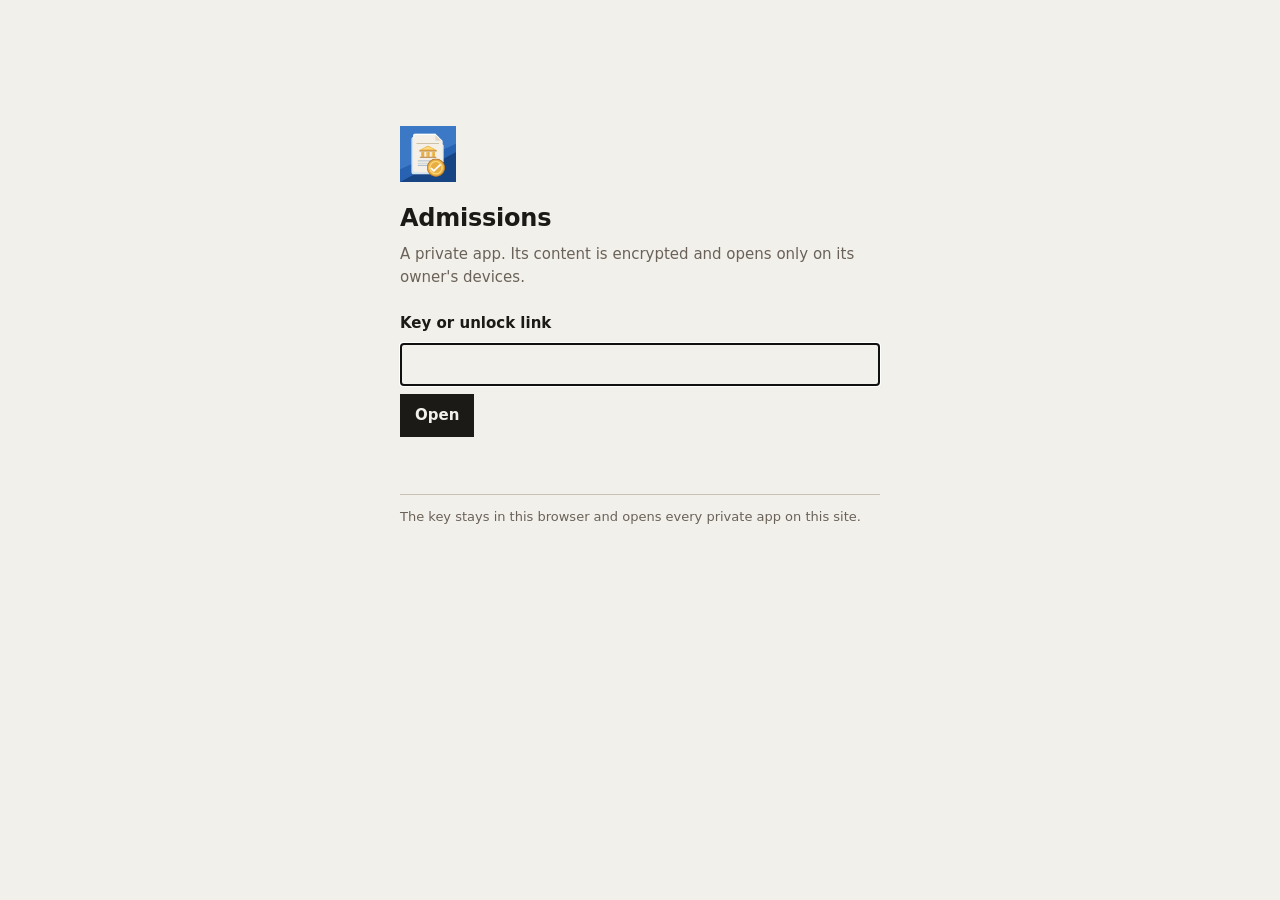
<file: phd/index.html>
<!doctype html>
<html lang="en">
<head>
<meta charset="utf-8">
<meta name="viewport" content="width=device-width, initial-scale=1, viewport-fit=cover">
<meta name="robots" content="noindex, nofollow">
<title>Admissions</title>
<link rel="manifest" href="manifest.webmanifest">
<link rel="apple-touch-icon" href="icon-180.png">
<link rel="icon" type="image/png" sizes="192x192" href="icon-192.png">
<meta name="apple-mobile-web-app-capable" content="yes">
<meta name="mobile-web-app-capable" content="yes">
<meta name="apple-mobile-web-app-title" content="Admissions">
<style>
  :root { color-scheme: light dark; --ink:#1c1a17; --soft:#6a6259; --line:#c9c2b4; --paper:#f2f0ea; }
  @media (prefers-color-scheme: dark) { :root { --ink:#f2f0ea; --soft:#a49b8e; --line:#4a453c; --paper:#1c1a17; } }
  body { margin:0; background:var(--paper); color:var(--ink); font:15px/1.55 system-ui, -apple-system, "Segoe UI", sans-serif; }
  main { max-width:30rem; margin:0 auto; padding:calc(14vh + env(safe-area-inset-top)) 16px 40px; }
  img { display:block; width:56px; height:56px; margin-bottom:18px; }
  h1 { font-size:24px; margin:0 0 6px; letter-spacing:-.01em; }
  p { margin:0 0 14px; color:var(--soft); }
  form { display:grid; gap:8px; margin:22px 0 12px; }
  form[hidden], button[hidden] { display:none; }
  label { font-weight:600; color:var(--ink); }
  input { font:inherit; padding:9px 10px; border:1px solid var(--line); border-radius:0; background:transparent; color:var(--ink); }
  button { font:inherit; font-weight:600; padding:9px 14px; border:1px solid var(--ink); border-radius:0; background:var(--ink); color:var(--paper); cursor:pointer; justify-self:start; }
  #gate-status { color:var(--ink); min-height:1.5em; }
  .small { font-size:13px; border-top:1px solid var(--line); padding-top:12px; margin-top:22px; }
</style>
</head>
<body>
<main>
  <img src="icon-192.png" alt="">
  <h1>Admissions</h1>
  <p>A private app. Its content is encrypted and opens only on its owner's devices.</p>
  <form id="gate-form" hidden>
    <label for="gate-key">Key or unlock link</label>
    <input id="gate-key" type="password" autocomplete="off" spellcheck="false">
    <button type="submit">Open</button>
  </form>
  <p id="gate-status" role="status"></p>
  <button id="gate-retry" type="button" hidden>Try again</button>
  <p class="small">The key stays in this browser and opens every private app on this site.</p>
</main>
<script src="../shared/private-gate.js?v=2" data-app="phd"></script>
</body>
</html>
</file>
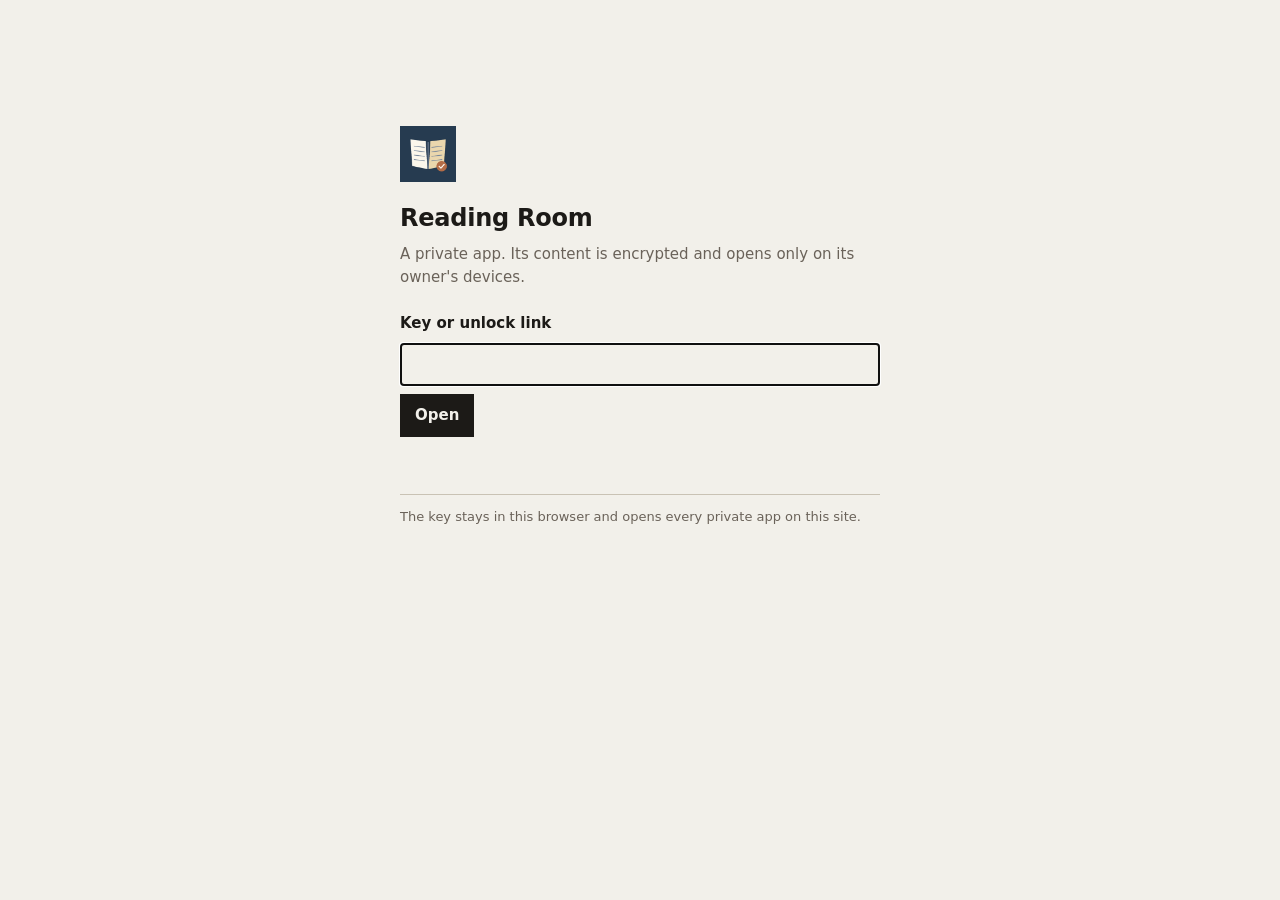
<file: reading/index.html>
<!doctype html>
<html lang="en">
<head>
<meta charset="utf-8">
<meta name="viewport" content="width=device-width, initial-scale=1, viewport-fit=cover">
<meta name="robots" content="noindex, nofollow">
<title>Reading Room</title>
<link rel="manifest" href="manifest.webmanifest">
<link rel="apple-touch-icon" href="icon-180.png">
<link rel="icon" type="image/png" sizes="192x192" href="icon-192.png">
<meta name="apple-mobile-web-app-capable" content="yes">
<meta name="mobile-web-app-capable" content="yes">
<meta name="apple-mobile-web-app-title" content="Reading Room">
<style>
  :root { color-scheme: light dark; --ink:#1c1a17; --soft:#6a6259; --line:#c9c2b4; --paper:#f2f0ea; }
  @media (prefers-color-scheme: dark) { :root { --ink:#f2f0ea; --soft:#a49b8e; --line:#4a453c; --paper:#1c1a17; } }
  body { margin:0; background:var(--paper); color:var(--ink); font:15px/1.55 system-ui, -apple-system, "Segoe UI", sans-serif; }
  main { max-width:30rem; margin:0 auto; padding:calc(14vh + env(safe-area-inset-top)) 16px 40px; }
  img { display:block; width:56px; height:56px; margin-bottom:18px; }
  h1 { font-size:24px; margin:0 0 6px; letter-spacing:-.01em; }
  p { margin:0 0 14px; color:var(--soft); }
  form { display:grid; gap:8px; margin:22px 0 12px; }
  form[hidden], button[hidden] { display:none; }
  label { font-weight:600; color:var(--ink); }
  input { font:inherit; padding:9px 10px; border:1px solid var(--line); border-radius:0; background:transparent; color:var(--ink); }
  button { font:inherit; font-weight:600; padding:9px 14px; border:1px solid var(--ink); border-radius:0; background:var(--ink); color:var(--paper); cursor:pointer; justify-self:start; }
  #gate-status { color:var(--ink); min-height:1.5em; }
  .small { font-size:13px; border-top:1px solid var(--line); padding-top:12px; margin-top:22px; }
</style>
</head>
<body>
<main>
  <img src="icon-192.png" alt="">
  <h1>Reading Room</h1>
  <p>A private app. Its content is encrypted and opens only on its owner's devices.</p>
  <form id="gate-form" hidden>
    <label for="gate-key">Key or unlock link</label>
    <input id="gate-key" type="password" autocomplete="off" spellcheck="false">
    <button type="submit">Open</button>
  </form>
  <p id="gate-status" role="status"></p>
  <button id="gate-retry" type="button" hidden>Try again</button>
  <p class="small">The key stays in this browser and opens every private app on this site.</p>
</main>
<script src="../shared/private-gate.js?v=2" data-app="reading"></script>
</body>
</html>
</file>
<file: shared/motion.css>
/* Shared interaction layer. Colours, typography and layout belong to each app. */
:root { --ui-ease: cubic-bezier(.2,.8,.2,1); }

body :is(.navbtn, .nav-link, .tabbar button, #topics button, .iconbtn,
  .icon-button, .addbtn, .all-apps-link, a.app, a.brand) {
  transition: translate 220ms var(--ui-ease), scale 180ms var(--ui-ease),
    box-shadow 220ms var(--ui-ease), background-color 180ms ease,
    border-color 180ms ease, color 180ms ease;
}
body :is(.navbtn, .nav-link, .tabbar button, .iconbtn, .icon-button, .addbtn) svg,
body .tab-icon, body a.app img, body a.brand img {
  transform-origin: center;
  transition: translate 260ms var(--ui-ease), rotate 300ms var(--ui-ease),
    scale 260ms var(--ui-ease);
}
body .tab-icon { display: inline-block; }

/* Fine pointers get a small lift; touch keeps the same stable hit targets. */
@media (hover: hover) and (pointer: fine) and (prefers-reduced-motion: no-preference) {
  body :is(.navbtn, .nav-link, #topics button):not(:disabled):hover { translate: 2px 0; }
  body :is(.tabbar button, .iconbtn, .icon-button, .addbtn, .all-apps-link):not(:disabled):hover { translate: 0 -2px; }
  body :is(.navbtn, .nav-link, .tabbar button):hover :is(svg, .tab-icon) {
    rotate: -6deg; scale: 1.12;
  }
  body :is(.iconbtn, .icon-button, .addbtn):hover svg { scale: 1.12; }
  body a.app:hover { translate: 0 -4px; box-shadow: 0 12px 24px -18px currentColor; }
  body :is(a.app, a.brand):hover img { rotate: -4deg; scale: 1.06; }
}

/* Keyboard focus gets the same icon feedback, plus a visible ring. */
body :is(.navbtn, .nav-link, .tabbar button, #topics button, .iconbtn,
  .icon-button, .addbtn, .all-apps-link, a.app, a.brand):focus-visible {
  outline: 2px solid currentColor; outline-offset: 3px;
}
@media (prefers-reduced-motion: no-preference) {
  body :is(.navbtn, .nav-link, .tabbar button):focus-visible :is(svg, .tab-icon) { scale: 1.12; }
  body :is(.navbtn, .nav-link, .tabbar button, #topics button, .iconbtn,
    .icon-button, .addbtn, .all-apps-link, a.app):not(:disabled):not([aria-disabled="true"]):active {
    scale: .97;
  }
  body :is(.navbtn[aria-current="page"], .nav-link.active, .tabbar button.active,
    .tabbar button[aria-current="page"]) :is(svg, .tab-icon) {
    animation: ui-icon-settle 320ms var(--ui-ease);
  }
  body dialog[open] {
    animation: ui-surface-in 240ms var(--ui-ease);
  }
  body details[open] > :not(summary) { animation: ui-disclosure-in 200ms ease-out; }
}
@keyframes ui-icon-settle {
  0% { translate: 0 2px; scale: .9; }
  60% { translate: 0 -1px; scale: 1.13; }
  100% { translate: 0 0; scale: 1; }
}
@keyframes ui-surface-in {
  from { opacity: .5; translate: 0 8px; }
  to { opacity: 1; translate: 0 0; }
}
@keyframes ui-disclosure-in { from { opacity: .5; } to { opacity: 1; } }

@media (prefers-reduced-motion: reduce) {
  body :is(.navbtn, .nav-link, .tabbar button, #topics button, .iconbtn,
    .icon-button, .addbtn, .all-apps-link, a.app, a.brand),
  body :is(.navbtn, .nav-link, .tabbar button, .iconbtn, .icon-button, .addbtn) svg,
  body .tab-icon, body a.app img, body a.brand img {
    transition: none;
  }
}
</file>
<file: shared/fonts/hours.css>
/* Self-hosted copies of the Google Fonts used by hours (SIL Open Font License). */
/* latin-ext */
@font-face {
  font-family: 'Archivo';
  font-style: normal;
  font-weight: 400;
  font-stretch: 100%;
  font-display: swap;
  src: url(files/archivo-latin-ext-400-normal.woff2) format('woff2');
  unicode-range: U+0100-02BA, U+02BD-02C5, U+02C7-02CC, U+02CE-02D7, U+02DD-02FF, U+0304, U+0308, U+0329, U+1D00-1DBF, U+1E00-1E9F, U+1EF2-1EFF, U+2020, U+20A0-20AB, U+20AD-20C4, U+2113, U+2C60-2C7F, U+A720-A7FF;
}
/* latin */
@font-face {
  font-family: 'Archivo';
  font-style: normal;
  font-weight: 400;
  font-stretch: 100%;
  font-display: swap;
  src: url(files/archivo-latin-400-normal.woff2) format('woff2');
  unicode-range: U+0000-00FF, U+0131, U+0152-0153, U+02BB-02BC, U+02C6, U+02DA, U+02DC, U+0304, U+0308, U+0329, U+2000-206F, U+20AC, U+2122, U+2191, U+2193, U+2212, U+2215, U+FEFF, U+FFFD;
}
/* latin-ext */
@font-face {
  font-family: 'Archivo';
  font-style: normal;
  font-weight: 500;
  font-stretch: 100%;
  font-display: swap;
  src: url(files/archivo-latin-ext-500-normal.woff2) format('woff2');
  unicode-range: U+0100-02BA, U+02BD-02C5, U+02C7-02CC, U+02CE-02D7, U+02DD-02FF, U+0304, U+0308, U+0329, U+1D00-1DBF, U+1E00-1E9F, U+1EF2-1EFF, U+2020, U+20A0-20AB, U+20AD-20C4, U+2113, U+2C60-2C7F, U+A720-A7FF;
}
/* latin */
@font-face {
  font-family: 'Archivo';
  font-style: normal;
  font-weight: 500;
  font-stretch: 100%;
  font-display: swap;
  src: url(files/archivo-latin-500-normal.woff2) format('woff2');
  unicode-range: U+0000-00FF, U+0131, U+0152-0153, U+02BB-02BC, U+02C6, U+02DA, U+02DC, U+0304, U+0308, U+0329, U+2000-206F, U+20AC, U+2122, U+2191, U+2193, U+2212, U+2215, U+FEFF, U+FFFD;
}
/* latin-ext */
@font-face {
  font-family: 'Archivo';
  font-style: normal;
  font-weight: 600;
  font-stretch: 100%;
  font-display: swap;
  src: url(files/archivo-latin-ext-600-normal.woff2) format('woff2');
  unicode-range: U+0100-02BA, U+02BD-02C5, U+02C7-02CC, U+02CE-02D7, U+02DD-02FF, U+0304, U+0308, U+0329, U+1D00-1DBF, U+1E00-1E9F, U+1EF2-1EFF, U+2020, U+20A0-20AB, U+20AD-20C4, U+2113, U+2C60-2C7F, U+A720-A7FF;
}
/* latin */
@font-face {
  font-family: 'Archivo';
  font-style: normal;
  font-weight: 600;
  font-stretch: 100%;
  font-display: swap;
  src: url(files/archivo-latin-600-normal.woff2) format('woff2');
  unicode-range: U+0000-00FF, U+0131, U+0152-0153, U+02BB-02BC, U+02C6, U+02DA, U+02DC, U+0304, U+0308, U+0329, U+2000-206F, U+20AC, U+2122, U+2191, U+2193, U+2212, U+2215, U+FEFF, U+FFFD;
}
/* latin-ext */
@font-face {
  font-family: 'Archivo';
  font-style: normal;
  font-weight: 700;
  font-stretch: 100%;
  font-display: swap;
  src: url(files/archivo-latin-ext-700-normal.woff2) format('woff2');
  unicode-range: U+0100-02BA, U+02BD-02C5, U+02C7-02CC, U+02CE-02D7, U+02DD-02FF, U+0304, U+0308, U+0329, U+1D00-1DBF, U+1E00-1E9F, U+1EF2-1EFF, U+2020, U+20A0-20AB, U+20AD-20C4, U+2113, U+2C60-2C7F, U+A720-A7FF;
}
/* latin */
@font-face {
  font-family: 'Archivo';
  font-style: normal;
  font-weight: 700;
  font-stretch: 100%;
  font-display: swap;
  src: url(files/archivo-latin-700-normal.woff2) format('woff2');
  unicode-range: U+0000-00FF, U+0131, U+0152-0153, U+02BB-02BC, U+02C6, U+02DA, U+02DC, U+0304, U+0308, U+0329, U+2000-206F, U+20AC, U+2122, U+2191, U+2193, U+2212, U+2215, U+FEFF, U+FFFD;
}
/* latin-ext */
@font-face {
  font-family: 'JetBrains Mono';
  font-style: normal;
  font-weight: 400;
  font-display: swap;
  src: url(files/jetbrains-mono-latin-ext-400-normal.woff2) format('woff2');
  unicode-range: U+0100-02BA, U+02BD-02C5, U+02C7-02CC, U+02CE-02D7, U+02DD-02FF, U+0304, U+0308, U+0329, U+1D00-1DBF, U+1E00-1E9F, U+1EF2-1EFF, U+2020, U+20A0-20AB, U+20AD-20C4, U+2113, U+2C60-2C7F, U+A720-A7FF;
}
/* latin */
@font-face {
  font-family: 'JetBrains Mono';
  font-style: normal;
  font-weight: 400;
  font-display: swap;
  src: url(files/jetbrains-mono-latin-400-normal.woff2) format('woff2');
  unicode-range: U+0000-00FF, U+0131, U+0152-0153, U+02BB-02BC, U+02C6, U+02DA, U+02DC, U+0304, U+0308, U+0329, U+2000-206F, U+20AC, U+2122, U+2191, U+2193, U+2212, U+2215, U+FEFF, U+FFFD;
}
/* latin-ext */
@font-face {
  font-family: 'JetBrains Mono';
  font-style: normal;
  font-weight: 500;
  font-display: swap;
  src: url(files/jetbrains-mono-latin-ext-500-normal.woff2) format('woff2');
  unicode-range: U+0100-02BA, U+02BD-02C5, U+02C7-02CC, U+02CE-02D7, U+02DD-02FF, U+0304, U+0308, U+0329, U+1D00-1DBF, U+1E00-1E9F, U+1EF2-1EFF, U+2020, U+20A0-20AB, U+20AD-20C4, U+2113, U+2C60-2C7F, U+A720-A7FF;
}
/* latin */
@font-face {
  font-family: 'JetBrains Mono';
  font-style: normal;
  font-weight: 500;
  font-display: swap;
  src: url(files/jetbrains-mono-latin-500-normal.woff2) format('woff2');
  unicode-range: U+0000-00FF, U+0131, U+0152-0153, U+02BB-02BC, U+02C6, U+02DA, U+02DC, U+0304, U+0308, U+0329, U+2000-206F, U+20AC, U+2122, U+2191, U+2193, U+2212, U+2215, U+FEFF, U+FFFD;
}
/* latin-ext */
@font-face {
  font-family: 'JetBrains Mono';
  font-style: normal;
  font-weight: 700;
  font-display: swap;
  src: url(files/jetbrains-mono-latin-ext-700-normal.woff2) format('woff2');
  unicode-range: U+0100-02BA, U+02BD-02C5, U+02C7-02CC, U+02CE-02D7, U+02DD-02FF, U+0304, U+0308, U+0329, U+1D00-1DBF, U+1E00-1E9F, U+1EF2-1EFF, U+2020, U+20A0-20AB, U+20AD-20C4, U+2113, U+2C60-2C7F, U+A720-A7FF;
}
/* latin */
@font-face {
  font-family: 'JetBrains Mono';
  font-style: normal;
  font-weight: 700;
  font-display: swap;
  src: url(files/jetbrains-mono-latin-700-normal.woff2) format('woff2');
  unicode-range: U+0000-00FF, U+0131, U+0152-0153, U+02BB-02BC, U+02C6, U+02DA, U+02DC, U+0304, U+0308, U+0329, U+2000-206F, U+20AC, U+2122, U+2191, U+2193, U+2212, U+2215, U+FEFF, U+FFFD;
}
/* latin-ext */
@font-face {
  font-family: 'Zilla Slab';
  font-style: italic;
  font-weight: 400;
  font-display: swap;
  src: url(files/zilla-slab-latin-ext-400-italic.woff2) format('woff2');
  unicode-range: U+0100-02BA, U+02BD-02C5, U+02C7-02CC, U+02CE-02D7, U+02DD-02FF, U+0304, U+0308, U+0329, U+1D00-1DBF, U+1E00-1E9F, U+1EF2-1EFF, U+2020, U+20A0-20AB, U+20AD-20C4, U+2113, U+2C60-2C7F, U+A720-A7FF;
}
/* latin */
@font-face {
  font-family: 'Zilla Slab';
  font-style: italic;
  font-weight: 400;
  font-display: swap;
  src: url(files/zilla-slab-latin-400-italic.woff2) format('woff2');
  unicode-range: U+0000-00FF, U+0131, U+0152-0153, U+02BB-02BC, U+02C6, U+02DA, U+02DC, U+0304, U+0308, U+0329, U+2000-206F, U+20AC, U+2122, U+2191, U+2193, U+2212, U+2215, U+FEFF, U+FFFD;
}
/* latin-ext */
@font-face {
  font-family: 'Zilla Slab';
  font-style: normal;
  font-weight: 400;
  font-display: swap;
  src: url(files/zilla-slab-latin-ext-400-normal.woff2) format('woff2');
  unicode-range: U+0100-02BA, U+02BD-02C5, U+02C7-02CC, U+02CE-02D7, U+02DD-02FF, U+0304, U+0308, U+0329, U+1D00-1DBF, U+1E00-1E9F, U+1EF2-1EFF, U+2020, U+20A0-20AB, U+20AD-20C4, U+2113, U+2C60-2C7F, U+A720-A7FF;
}
/* latin */
@font-face {
  font-family: 'Zilla Slab';
  font-style: normal;
  font-weight: 400;
  font-display: swap;
  src: url(files/zilla-slab-latin-400-normal.woff2) format('woff2');
  unicode-range: U+0000-00FF, U+0131, U+0152-0153, U+02BB-02BC, U+02C6, U+02DA, U+02DC, U+0304, U+0308, U+0329, U+2000-206F, U+20AC, U+2122, U+2191, U+2193, U+2212, U+2215, U+FEFF, U+FFFD;
}
/* latin-ext */
@font-face {
  font-family: 'Zilla Slab';
  font-style: normal;
  font-weight: 500;
  font-display: swap;
  src: url(files/zilla-slab-latin-ext-500-normal.woff2) format('woff2');
  unicode-range: U+0100-02BA, U+02BD-02C5, U+02C7-02CC, U+02CE-02D7, U+02DD-02FF, U+0304, U+0308, U+0329, U+1D00-1DBF, U+1E00-1E9F, U+1EF2-1EFF, U+2020, U+20A0-20AB, U+20AD-20C4, U+2113, U+2C60-2C7F, U+A720-A7FF;
}
/* latin */
@font-face {
  font-family: 'Zilla Slab';
  font-style: normal;
  font-weight: 500;
  font-display: swap;
  src: url(files/zilla-slab-latin-500-normal.woff2) format('woff2');
  unicode-range: U+0000-00FF, U+0131, U+0152-0153, U+02BB-02BC, U+02C6, U+02DA, U+02DC, U+0304, U+0308, U+0329, U+2000-206F, U+20AC, U+2122, U+2191, U+2193, U+2212, U+2215, U+FEFF, U+FFFD;
}
/* latin-ext */
@font-face {
  font-family: 'Zilla Slab';
  font-style: normal;
  font-weight: 600;
  font-display: swap;
  src: url(files/zilla-slab-latin-ext-600-normal.woff2) format('woff2');
  unicode-range: U+0100-02BA, U+02BD-02C5, U+02C7-02CC, U+02CE-02D7, U+02DD-02FF, U+0304, U+0308, U+0329, U+1D00-1DBF, U+1E00-1E9F, U+1EF2-1EFF, U+2020, U+20A0-20AB, U+20AD-20C4, U+2113, U+2C60-2C7F, U+A720-A7FF;
}
/* latin */
@font-face {
  font-family: 'Zilla Slab';
  font-style: normal;
  font-weight: 600;
  font-display: swap;
  src: url(files/zilla-slab-latin-600-normal.woff2) format('woff2');
  unicode-range: U+0000-00FF, U+0131, U+0152-0153, U+02BB-02BC, U+02C6, U+02DA, U+02DC, U+0304, U+0308, U+0329, U+2000-206F, U+20AC, U+2122, U+2191, U+2193, U+2212, U+2215, U+FEFF, U+FFFD;
}
/* latin-ext */
@font-face {
  font-family: 'Zilla Slab';
  font-style: normal;
  font-weight: 700;
  font-display: swap;
  src: url(files/zilla-slab-latin-ext-700-normal.woff2) format('woff2');
  unicode-range: U+0100-02BA, U+02BD-02C5, U+02C7-02CC, U+02CE-02D7, U+02DD-02FF, U+0304, U+0308, U+0329, U+1D00-1DBF, U+1E00-1E9F, U+1EF2-1EFF, U+2020, U+20A0-20AB, U+20AD-20C4, U+2113, U+2C60-2C7F, U+A720-A7FF;
}
/* latin */
@font-face {
  font-family: 'Zilla Slab';
  font-style: normal;
  font-weight: 700;
  font-display: swap;
  src: url(files/zilla-slab-latin-700-normal.woff2) format('woff2');
  unicode-range: U+0000-00FF, U+0131, U+0152-0153, U+02BB-02BC, U+02C6, U+02DA, U+02DC, U+0304, U+0308, U+0329, U+2000-206F, U+20AC, U+2122, U+2191, U+2193, U+2212, U+2215, U+FEFF, U+FFFD;
}
</file>
<file: shared/fonts/ledger.css>
/* Self-hosted copies of the Google Fonts used by ledger (SIL Open Font License). */
/* latin-ext */
@font-face {
  font-family: 'IBM Plex Mono';
  font-style: normal;
  font-weight: 400;
  font-display: swap;
  src: url(files/ibm-plex-mono-latin-ext-400-normal.woff2) format('woff2');
  unicode-range: U+0100-02BA, U+02BD-02C5, U+02C7-02CC, U+02CE-02D7, U+02DD-02FF, U+0304, U+0308, U+0329, U+1D00-1DBF, U+1E00-1E9F, U+1EF2-1EFF, U+2020, U+20A0-20AB, U+20AD-20C4, U+2113, U+2C60-2C7F, U+A720-A7FF;
}
/* latin */
@font-face {
  font-family: 'IBM Plex Mono';
  font-style: normal;
  font-weight: 400;
  font-display: swap;
  src: url(files/ibm-plex-mono-latin-400-normal.woff2) format('woff2');
  unicode-range: U+0000-00FF, U+0131, U+0152-0153, U+02BB-02BC, U+02C6, U+02DA, U+02DC, U+0304, U+0308, U+0329, U+2000-206F, U+20AC, U+2122, U+2191, U+2193, U+2212, U+2215, U+FEFF, U+FFFD;
}
/* latin-ext */
@font-face {
  font-family: 'IBM Plex Mono';
  font-style: normal;
  font-weight: 500;
  font-display: swap;
  src: url(files/ibm-plex-mono-latin-ext-500-normal.woff2) format('woff2');
  unicode-range: U+0100-02BA, U+02BD-02C5, U+02C7-02CC, U+02CE-02D7, U+02DD-02FF, U+0304, U+0308, U+0329, U+1D00-1DBF, U+1E00-1E9F, U+1EF2-1EFF, U+2020, U+20A0-20AB, U+20AD-20C4, U+2113, U+2C60-2C7F, U+A720-A7FF;
}
/* latin */
@font-face {
  font-family: 'IBM Plex Mono';
  font-style: normal;
  font-weight: 500;
  font-display: swap;
  src: url(files/ibm-plex-mono-latin-500-normal.woff2) format('woff2');
  unicode-range: U+0000-00FF, U+0131, U+0152-0153, U+02BB-02BC, U+02C6, U+02DA, U+02DC, U+0304, U+0308, U+0329, U+2000-206F, U+20AC, U+2122, U+2191, U+2193, U+2212, U+2215, U+FEFF, U+FFFD;
}
/* latin-ext */
@font-face {
  font-family: 'IBM Plex Mono';
  font-style: normal;
  font-weight: 600;
  font-display: swap;
  src: url(files/ibm-plex-mono-latin-ext-600-normal.woff2) format('woff2');
  unicode-range: U+0100-02BA, U+02BD-02C5, U+02C7-02CC, U+02CE-02D7, U+02DD-02FF, U+0304, U+0308, U+0329, U+1D00-1DBF, U+1E00-1E9F, U+1EF2-1EFF, U+2020, U+20A0-20AB, U+20AD-20C4, U+2113, U+2C60-2C7F, U+A720-A7FF;
}
/* latin */
@font-face {
  font-family: 'IBM Plex Mono';
  font-style: normal;
  font-weight: 600;
  font-display: swap;
  src: url(files/ibm-plex-mono-latin-600-normal.woff2) format('woff2');
  unicode-range: U+0000-00FF, U+0131, U+0152-0153, U+02BB-02BC, U+02C6, U+02DA, U+02DC, U+0304, U+0308, U+0329, U+2000-206F, U+20AC, U+2122, U+2191, U+2193, U+2212, U+2215, U+FEFF, U+FFFD;
}
/* latin-ext */
@font-face {
  font-family: 'Source Sans 3';
  font-style: normal;
  font-weight: 400;
  font-display: swap;
  src: url(files/source-sans-3-latin-ext-400-normal.woff2) format('woff2');
  unicode-range: U+0100-02BA, U+02BD-02C5, U+02C7-02CC, U+02CE-02D7, U+02DD-02FF, U+0304, U+0308, U+0329, U+1D00-1DBF, U+1E00-1E9F, U+1EF2-1EFF, U+2020, U+20A0-20AB, U+20AD-20C4, U+2113, U+2C60-2C7F, U+A720-A7FF;
}
/* latin */
@font-face {
  font-family: 'Source Sans 3';
  font-style: normal;
  font-weight: 400;
  font-display: swap;
  src: url(files/source-sans-3-latin-400-normal.woff2) format('woff2');
  unicode-range: U+0000-00FF, U+0131, U+0152-0153, U+02BB-02BC, U+02C6, U+02DA, U+02DC, U+0304, U+0308, U+0329, U+2000-206F, U+20AC, U+2122, U+2191, U+2193, U+2212, U+2215, U+FEFF, U+FFFD;
}
/* latin-ext */
@font-face {
  font-family: 'Source Sans 3';
  font-style: normal;
  font-weight: 500;
  font-display: swap;
  src: url(files/source-sans-3-latin-ext-500-normal.woff2) format('woff2');
  unicode-range: U+0100-02BA, U+02BD-02C5, U+02C7-02CC, U+02CE-02D7, U+02DD-02FF, U+0304, U+0308, U+0329, U+1D00-1DBF, U+1E00-1E9F, U+1EF2-1EFF, U+2020, U+20A0-20AB, U+20AD-20C4, U+2113, U+2C60-2C7F, U+A720-A7FF;
}
/* latin */
@font-face {
  font-family: 'Source Sans 3';
  font-style: normal;
  font-weight: 500;
  font-display: swap;
  src: url(files/source-sans-3-latin-500-normal.woff2) format('woff2');
  unicode-range: U+0000-00FF, U+0131, U+0152-0153, U+02BB-02BC, U+02C6, U+02DA, U+02DC, U+0304, U+0308, U+0329, U+2000-206F, U+20AC, U+2122, U+2191, U+2193, U+2212, U+2215, U+FEFF, U+FFFD;
}
/* latin-ext */
@font-face {
  font-family: 'Source Sans 3';
  font-style: normal;
  font-weight: 600;
  font-display: swap;
  src: url(files/source-sans-3-latin-ext-600-normal.woff2) format('woff2');
  unicode-range: U+0100-02BA, U+02BD-02C5, U+02C7-02CC, U+02CE-02D7, U+02DD-02FF, U+0304, U+0308, U+0329, U+1D00-1DBF, U+1E00-1E9F, U+1EF2-1EFF, U+2020, U+20A0-20AB, U+20AD-20C4, U+2113, U+2C60-2C7F, U+A720-A7FF;
}
/* latin */
@font-face {
  font-family: 'Source Sans 3';
  font-style: normal;
  font-weight: 600;
  font-display: swap;
  src: url(files/source-sans-3-latin-600-normal.woff2) format('woff2');
  unicode-range: U+0000-00FF, U+0131, U+0152-0153, U+02BB-02BC, U+02C6, U+02DA, U+02DC, U+0304, U+0308, U+0329, U+2000-206F, U+20AC, U+2122, U+2191, U+2193, U+2212, U+2215, U+FEFF, U+FFFD;
}
/* latin-ext */
@font-face {
  font-family: 'Source Sans 3';
  font-style: normal;
  font-weight: 700;
  font-display: swap;
  src: url(files/source-sans-3-latin-ext-700-normal.woff2) format('woff2');
  unicode-range: U+0100-02BA, U+02BD-02C5, U+02C7-02CC, U+02CE-02D7, U+02DD-02FF, U+0304, U+0308, U+0329, U+1D00-1DBF, U+1E00-1E9F, U+1EF2-1EFF, U+2020, U+20A0-20AB, U+20AD-20C4, U+2113, U+2C60-2C7F, U+A720-A7FF;
}
/* latin */
@font-face {
  font-family: 'Source Sans 3';
  font-style: normal;
  font-weight: 700;
  font-display: swap;
  src: url(files/source-sans-3-latin-700-normal.woff2) format('woff2');
  unicode-range: U+0000-00FF, U+0131, U+0152-0153, U+02BB-02BC, U+02C6, U+02DA, U+02DC, U+0304, U+0308, U+0329, U+2000-206F, U+20AC, U+2122, U+2191, U+2193, U+2212, U+2215, U+FEFF, U+FFFD;
}
/* latin-ext */
@font-face {
  font-family: 'Spectral';
  font-style: italic;
  font-weight: 400;
  font-display: swap;
  src: url(files/spectral-latin-ext-400-italic.woff2) format('woff2');
  unicode-range: U+0100-02BA, U+02BD-02C5, U+02C7-02CC, U+02CE-02D7, U+02DD-02FF, U+0304, U+0308, U+0329, U+1D00-1DBF, U+1E00-1E9F, U+1EF2-1EFF, U+2020, U+20A0-20AB, U+20AD-20C4, U+2113, U+2C60-2C7F, U+A720-A7FF;
}
/* latin */
@font-face {
  font-family: 'Spectral';
  font-style: italic;
  font-weight: 400;
  font-display: swap;
  src: url(files/spectral-latin-400-italic.woff2) format('woff2');
  unicode-range: U+0000-00FF, U+0131, U+0152-0153, U+02BB-02BC, U+02C6, U+02DA, U+02DC, U+0304, U+0308, U+0329, U+2000-206F, U+20AC, U+2122, U+2191, U+2193, U+2212, U+2215, U+FEFF, U+FFFD;
}
/* latin-ext */
@font-face {
  font-family: 'Spectral';
  font-style: normal;
  font-weight: 400;
  font-display: swap;
  src: url(files/spectral-latin-ext-400-normal.woff2) format('woff2');
  unicode-range: U+0100-02BA, U+02BD-02C5, U+02C7-02CC, U+02CE-02D7, U+02DD-02FF, U+0304, U+0308, U+0329, U+1D00-1DBF, U+1E00-1E9F, U+1EF2-1EFF, U+2020, U+20A0-20AB, U+20AD-20C4, U+2113, U+2C60-2C7F, U+A720-A7FF;
}
/* latin */
@font-face {
  font-family: 'Spectral';
  font-style: normal;
  font-weight: 400;
  font-display: swap;
  src: url(files/spectral-latin-400-normal.woff2) format('woff2');
  unicode-range: U+0000-00FF, U+0131, U+0152-0153, U+02BB-02BC, U+02C6, U+02DA, U+02DC, U+0304, U+0308, U+0329, U+2000-206F, U+20AC, U+2122, U+2191, U+2193, U+2212, U+2215, U+FEFF, U+FFFD;
}
/* latin-ext */
@font-face {
  font-family: 'Spectral';
  font-style: normal;
  font-weight: 500;
  font-display: swap;
  src: url(files/spectral-latin-ext-500-normal.woff2) format('woff2');
  unicode-range: U+0100-02BA, U+02BD-02C5, U+02C7-02CC, U+02CE-02D7, U+02DD-02FF, U+0304, U+0308, U+0329, U+1D00-1DBF, U+1E00-1E9F, U+1EF2-1EFF, U+2020, U+20A0-20AB, U+20AD-20C4, U+2113, U+2C60-2C7F, U+A720-A7FF;
}
/* latin */
@font-face {
  font-family: 'Spectral';
  font-style: normal;
  font-weight: 500;
  font-display: swap;
  src: url(files/spectral-latin-500-normal.woff2) format('woff2');
  unicode-range: U+0000-00FF, U+0131, U+0152-0153, U+02BB-02BC, U+02C6, U+02DA, U+02DC, U+0304, U+0308, U+0329, U+2000-206F, U+20AC, U+2122, U+2191, U+2193, U+2212, U+2215, U+FEFF, U+FFFD;
}
/* latin-ext */
@font-face {
  font-family: 'Spectral';
  font-style: normal;
  font-weight: 600;
  font-display: swap;
  src: url(files/spectral-latin-ext-600-normal.woff2) format('woff2');
  unicode-range: U+0100-02BA, U+02BD-02C5, U+02C7-02CC, U+02CE-02D7, U+02DD-02FF, U+0304, U+0308, U+0329, U+1D00-1DBF, U+1E00-1E9F, U+1EF2-1EFF, U+2020, U+20A0-20AB, U+20AD-20C4, U+2113, U+2C60-2C7F, U+A720-A7FF;
}
/* latin */
@font-face {
  font-family: 'Spectral';
  font-style: normal;
  font-weight: 600;
  font-display: swap;
  src: url(files/spectral-latin-600-normal.woff2) format('woff2');
  unicode-range: U+0000-00FF, U+0131, U+0152-0153, U+02BB-02BC, U+02C6, U+02DA, U+02DC, U+0304, U+0308, U+0329, U+2000-206F, U+20AC, U+2122, U+2191, U+2193, U+2212, U+2215, U+FEFF, U+FFFD;
}
</file>
